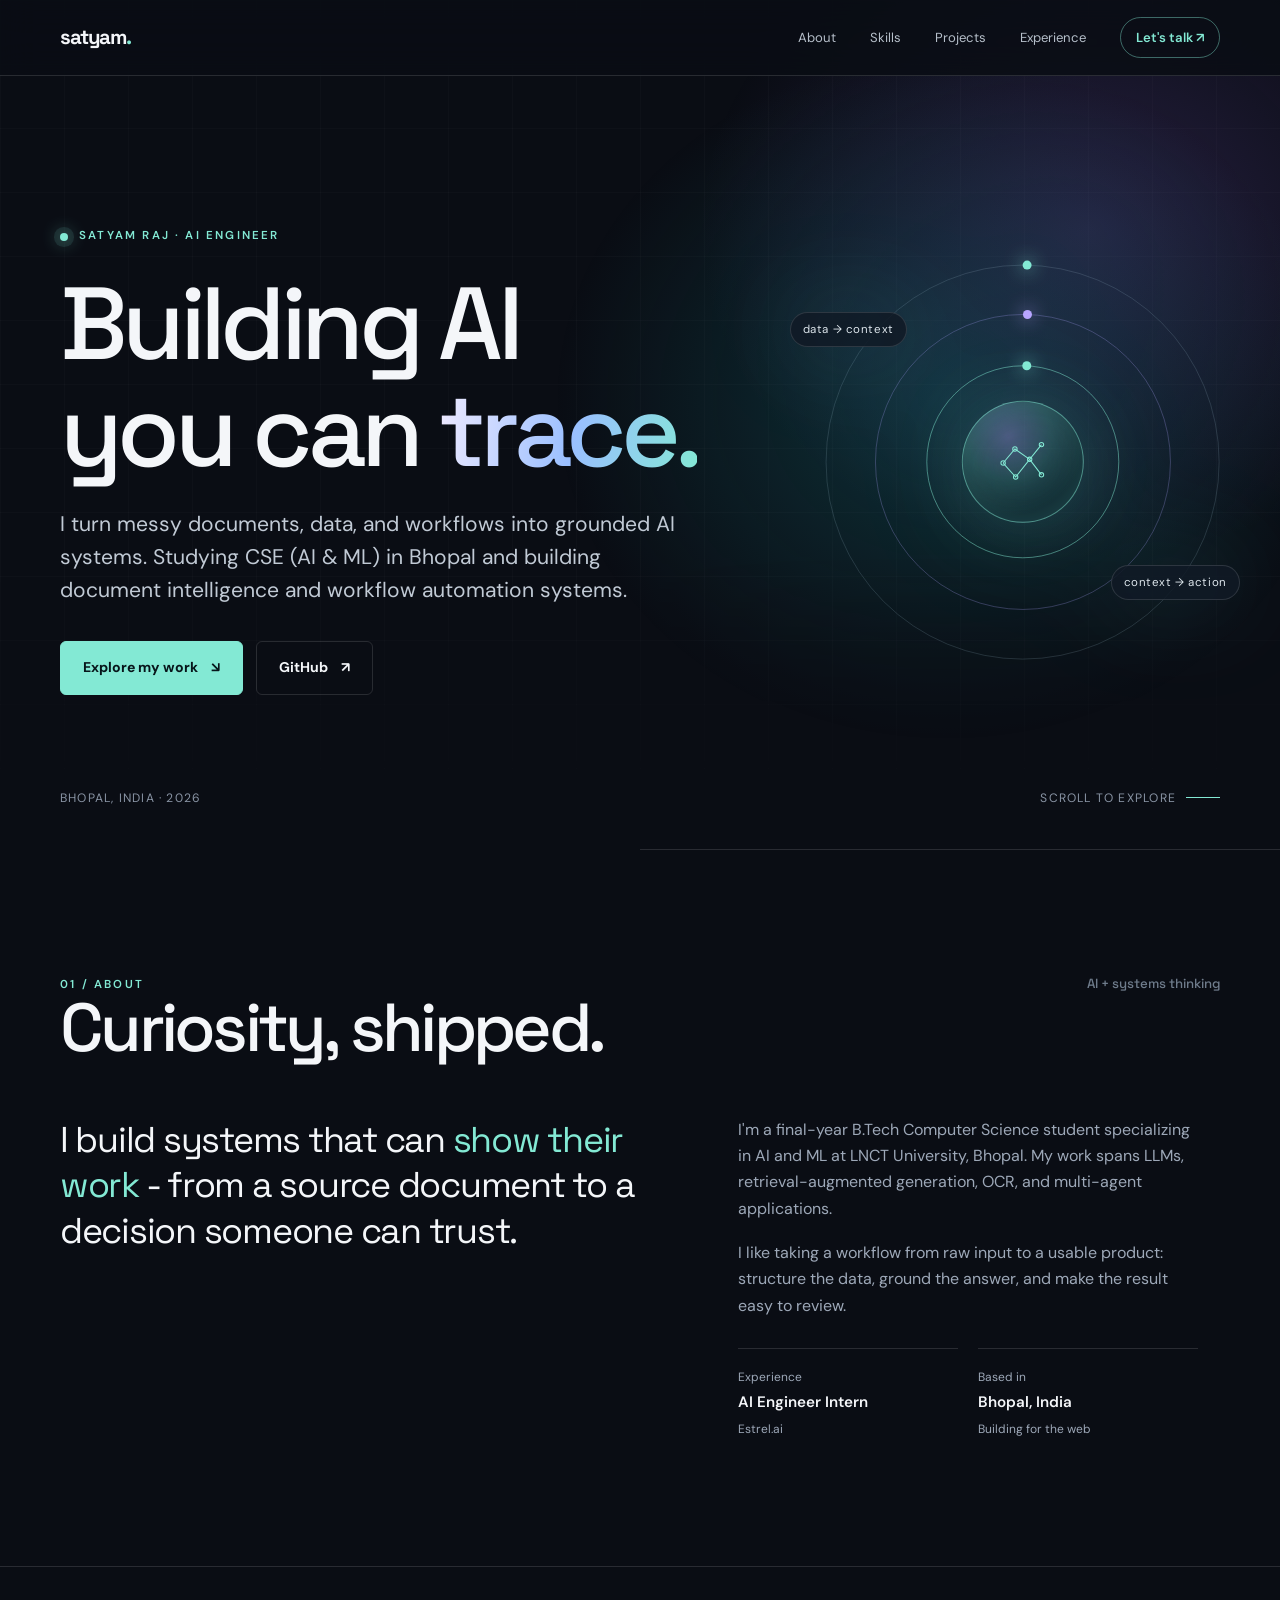
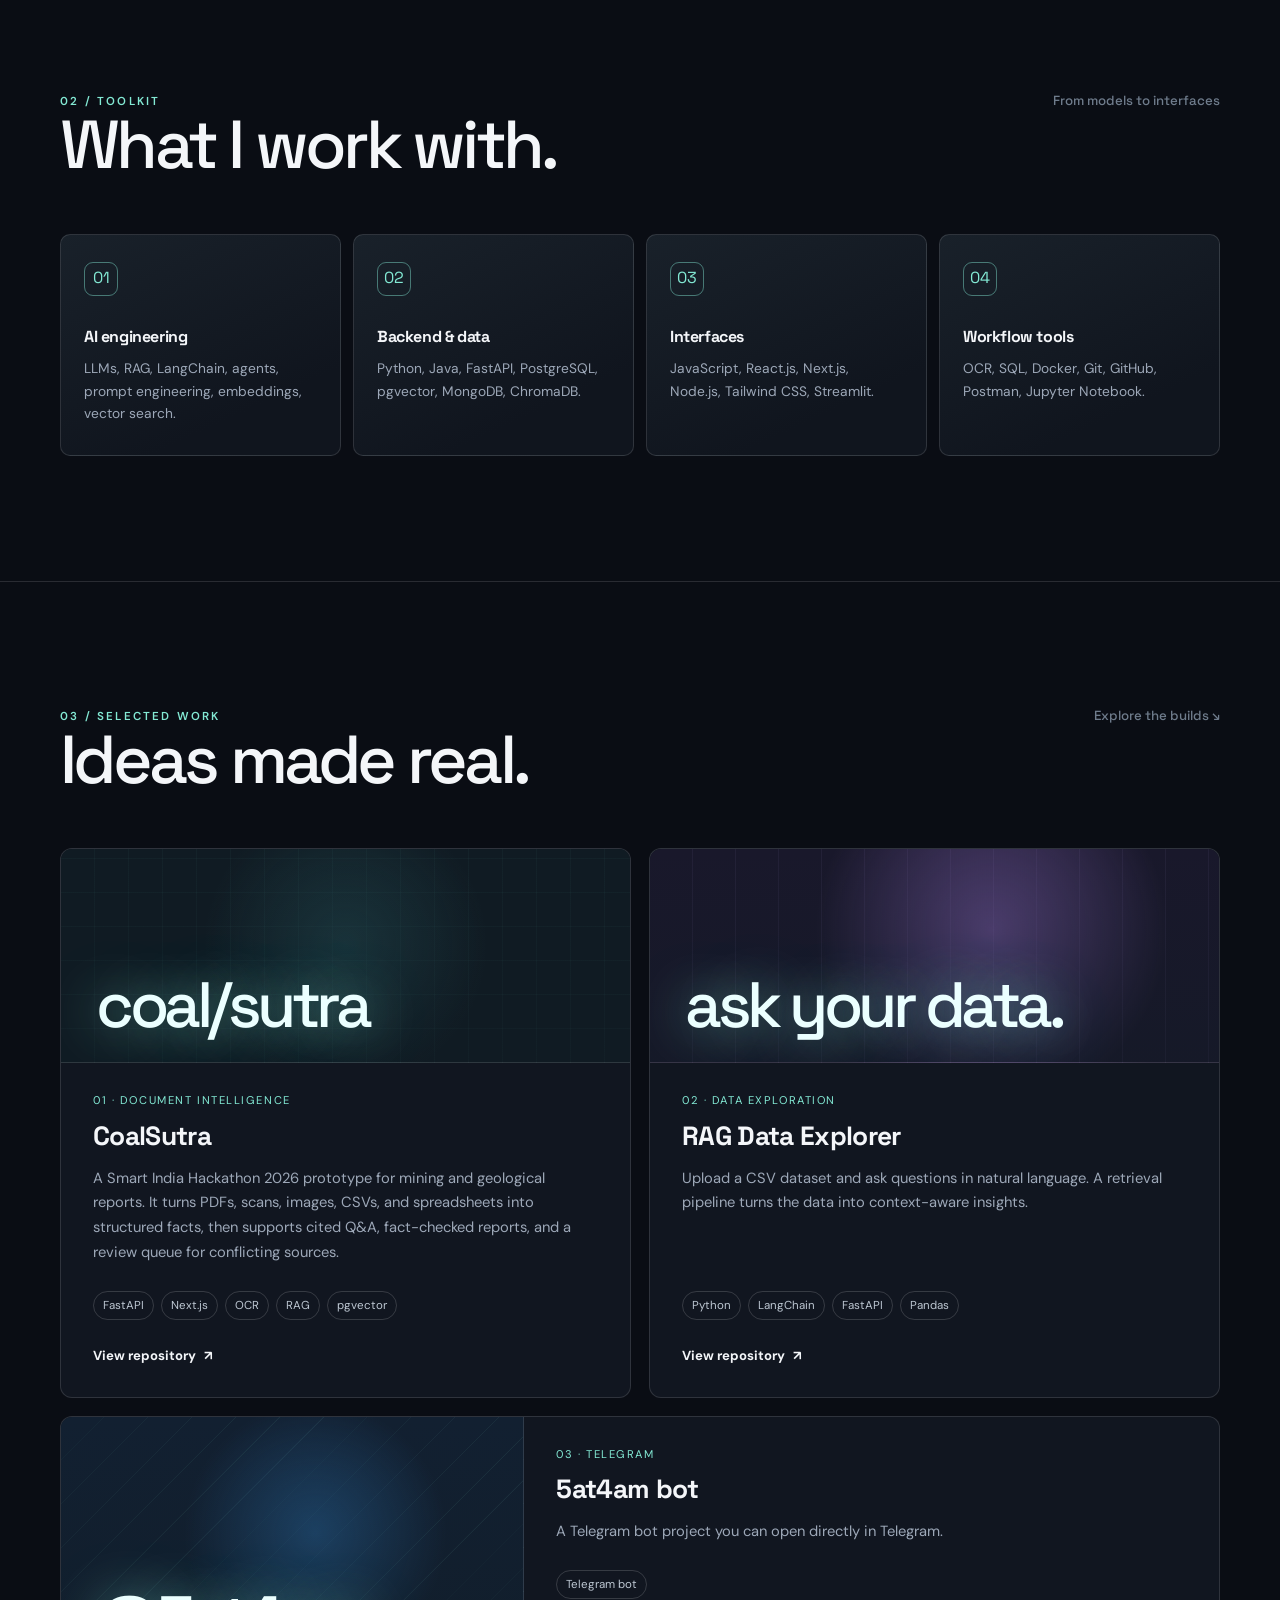
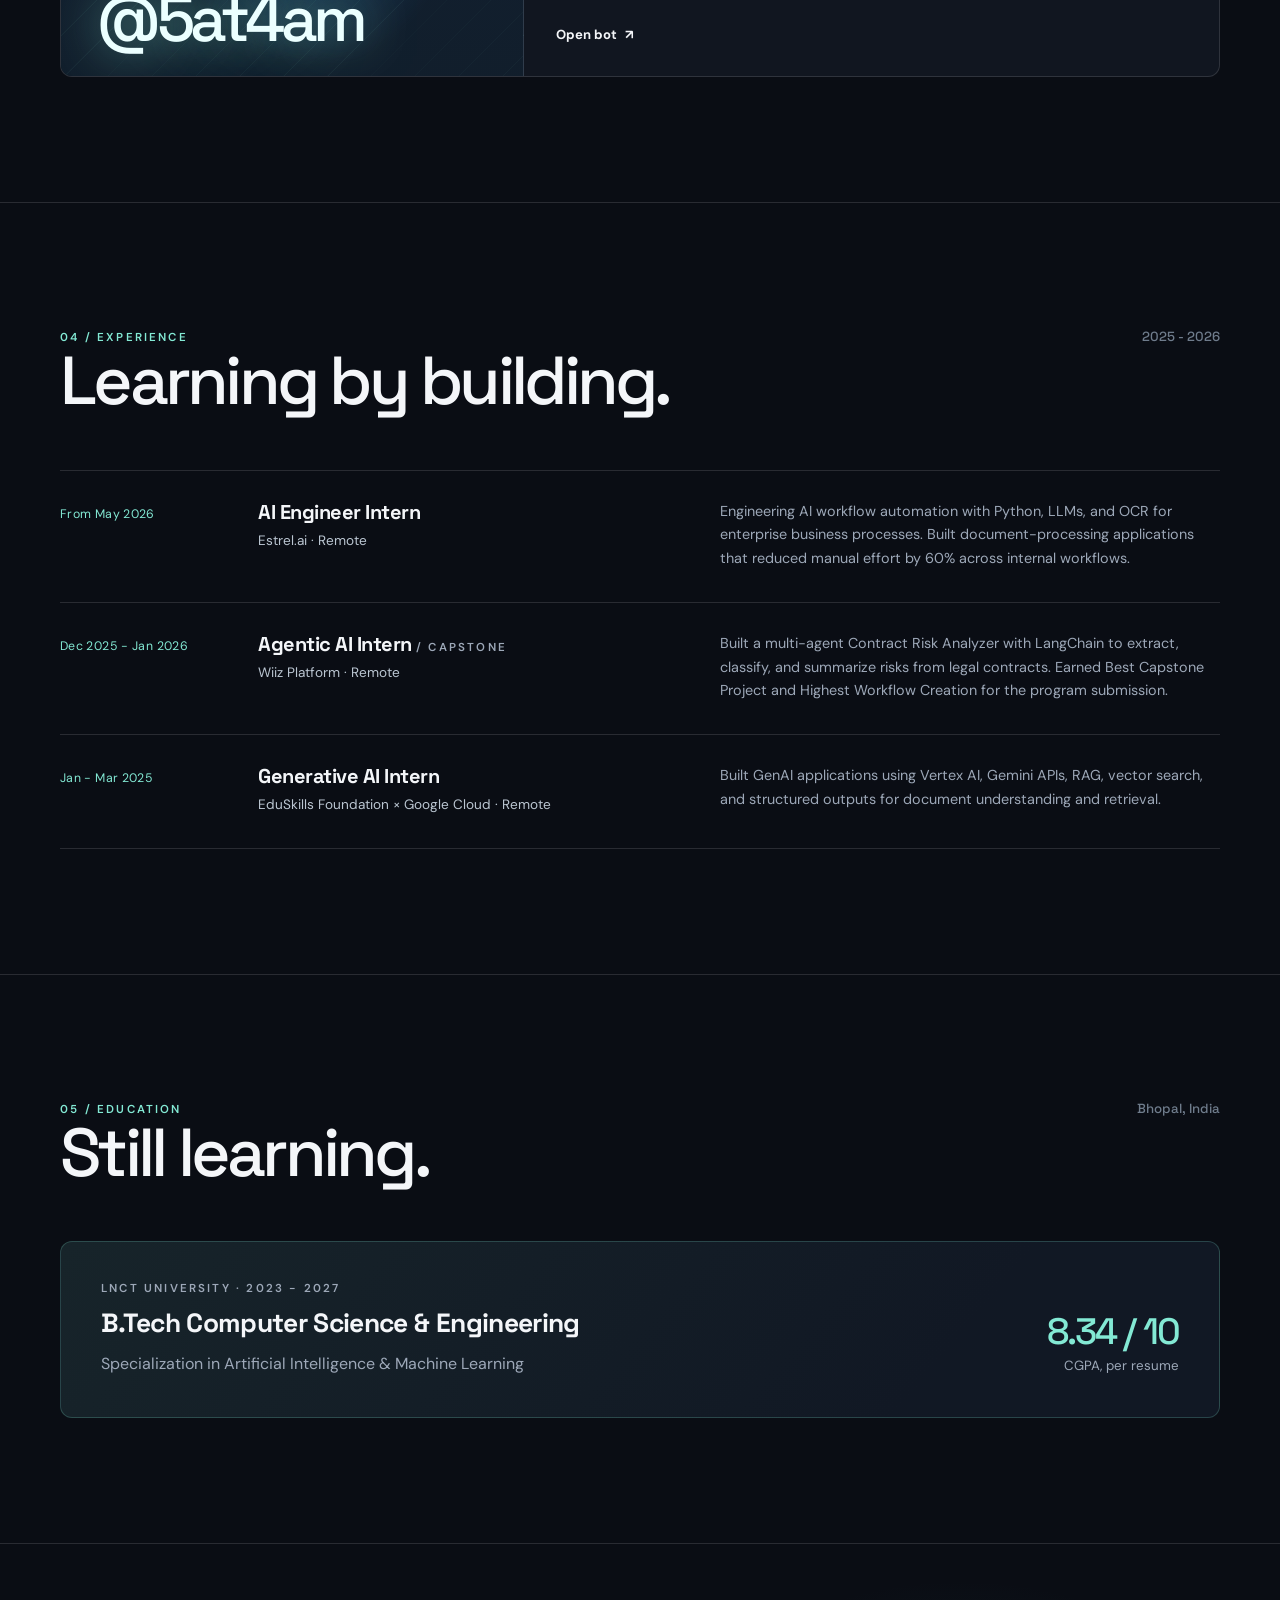
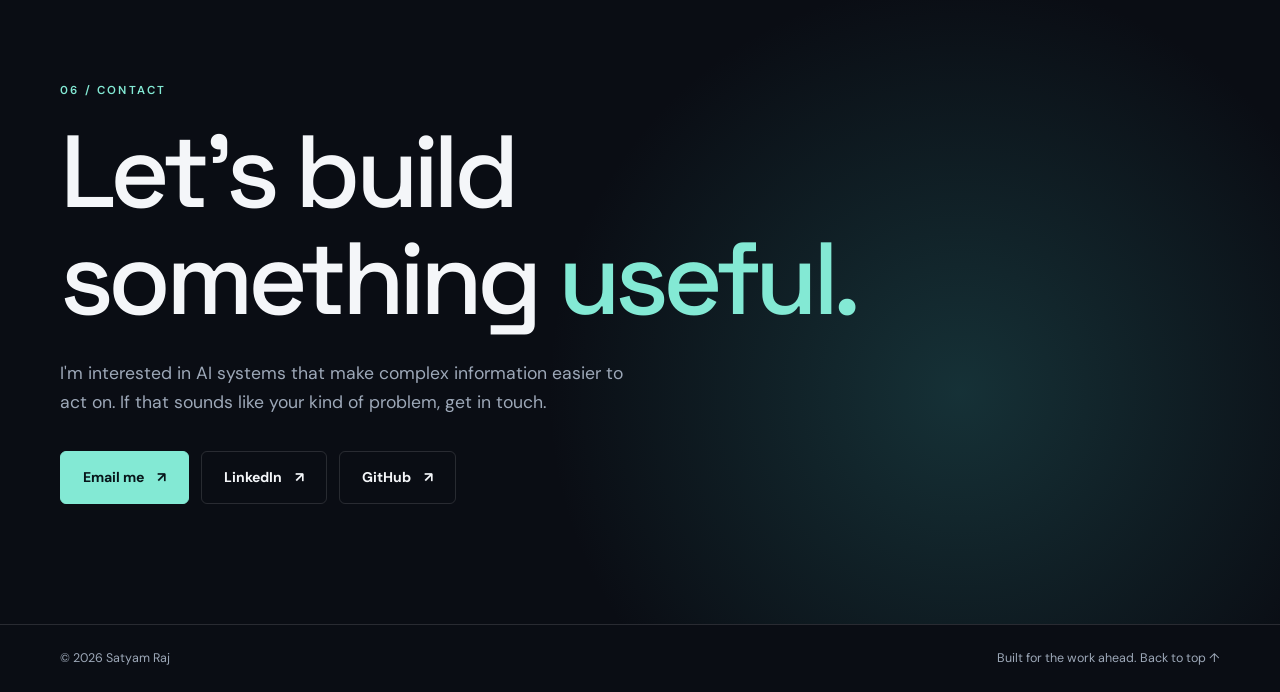
<file: Index.html>
<!doctype html>
<html lang="en">
<head>
<meta charset="utf-8">
<meta name="viewport" content="width=device-width,initial-scale=1">
<meta name="theme-color" content="#0a0d14">
<meta name="description" content="Satyam Raj is an AI engineer building grounded, traceable systems for documents, data, and workflows.">
<title>Satyam Raj | AI Engineer</title>
<link rel="preconnect" href="https://fonts.googleapis.com">
<link rel="preconnect" href="https://fonts.gstatic.com" crossorigin>
<link href="https://fonts.googleapis.com/css2?family=DM+Sans:wght@400;500;600;700&family=Space+Grotesk:wght@400;500;600;700&display=swap" rel="stylesheet">
<style>
:root{--bg:#0a0d14;--panel:#111620;--panel2:#151c27;--ink:#f4f6f9;--muted:#9da8b8;--line:#ffffff20;--cyan:#83e9d4;--lav:#b8a5ff;--orange:#ffc591;--max:1160px}
*{box-sizing:border-box}html{scroll-behavior:smooth;scroll-padding-top:88px}body{margin:0;background:var(--bg);color:var(--ink);font:400 16px/1.65 'DM Sans',Arial,sans-serif;overflow-x:hidden}::selection{background:#83e9d455}a{color:inherit;text-decoration:none}button{font:inherit}a:focus-visible,button:focus-visible{outline:2px solid var(--cyan);outline-offset:4px}h1,h2,h3,p{margin-top:0}h1,h2,h3,.brand,.mono,.project-index{font-family:'Space Grotesk',Arial,sans-serif}h1,h2{letter-spacing:-.055em;line-height:1.04}h2{font-size:clamp(2.6rem,5.3vw,5.4rem);font-weight:500;margin-bottom:24px}h3{font-size:1.38rem;line-height:1.2;letter-spacing:-.025em}p{color:var(--muted)}.container{width:min(calc(100% - 64px),var(--max));margin-inline:auto}.eyebrow,.micro{font:600 .72rem/1.3 'DM Sans',sans-serif;letter-spacing:.19em;text-transform:uppercase;color:var(--cyan)}.micro{color:var(--muted)}
.site-nav{height:76px;position:fixed;z-index:30;inset:0 0 auto;display:flex;align-items:center;border-bottom:1px solid var(--line);background:#0a0d14d9;backdrop-filter:blur(18px)}.nav-inner{display:flex;align-items:center;justify-content:space-between;gap:28px}.brand{font-weight:700;letter-spacing:-.055em;font-size:1.28rem;white-space:nowrap}.brand span{color:var(--cyan)}.nav-links{display:flex;align-items:center;gap:clamp(16px,2.7vw,34px);font-size:.82rem;color:#b6bfca}.nav-links a:hover,.text-link:hover{color:var(--cyan)}.nav-cta{white-space:nowrap;border:1px solid #83e9d46b;padding:9px 15px;border-radius:99px;color:var(--cyan)!important;font-weight:600}.nav-cta:hover{background:#83e9d41a}.nav-toggle{display:none;background:none;border:0;color:var(--ink);font-size:1.4rem;cursor:pointer}
.hero{min-height:min(850px,100svh);padding:190px 0 116px;display:flex;align-items:center;position:relative;isolation:isolate;overflow:hidden}.hero:before{content:'';position:absolute;inset:0;z-index:-2;background:radial-gradient(ellipse 34% 45% at 74% 47%,#156c7460,transparent 90%),radial-gradient(ellipse 33% 42% at 85% 27%,#7450ba42,transparent 92%),linear-gradient(#ffffff05 1px,transparent 1px),linear-gradient(90deg,#ffffff05 1px,transparent 1px);background-size:auto,auto,64px 64px,64px 64px;mask-image:linear-gradient(#000 65%,transparent)}.hero:after{content:'';position:absolute;left:50%;right:0;bottom:0;border-bottom:1px solid var(--line)}.hero-grid{display:grid;grid-template-columns:1.3fr .7fr;align-items:center;gap:32px}.hero-copy{position:relative;z-index:2}.hero-kicker{display:flex;align-items:center;gap:11px;margin-bottom:27px}.status-dot{height:8px;width:8px;border-radius:50%;background:var(--cyan);box-shadow:0 0 0 6px #83e9d41a,0 0 18px #83e9d4}.hero h1{font-size:clamp(4.3rem,8vw,9.2rem);font-weight:500;max-width:900px;margin:0 0 24px}.hero h1 em{font-style:normal;background:linear-gradient(100deg,#e9e7ff 5%,#9abfff 52%,#83e9d4);color:transparent;background-clip:text}.hero-desc{max-width:620px;font-size:clamp(1.05rem,1.65vw,1.34rem);line-height:1.55;color:#c1cad5}.hero-actions{display:flex;gap:13px;flex-wrap:wrap;margin-top:35px}.btn{display:inline-flex;align-items:center;justify-content:center;gap:13px;padding:14px 22px;border-radius:6px;border:1px solid var(--line);font-size:.88rem;font-weight:700;transition:transform .24s,background .24s,border-color .24s}.btn:hover{transform:translateY(-3px)}.btn-primary{background:var(--cyan);color:#07151a;border-color:var(--cyan)}.btn-primary:hover{background:#b7ffed}.btn-secondary:hover{border-color:var(--cyan);background:#83e9d40e}.hero-orbit{aspect-ratio:1;position:relative;max-width:420px;width:100%;margin-left:auto;filter:drop-shadow(0 0 50px #6ce2e830)}.orbit,.core,.orbit-dot{position:absolute;inset:50%;transform:translate(-50%,-50%);border-radius:50%}.orbit{width:100%;height:100%;border:1px solid #a5c7d72d;animation:spin 30s linear infinite}.orbit:nth-child(2){width:75%;height:75%;border-color:#aea5ff44;animation-duration:22s;animation-direction:reverse}.orbit:nth-child(3){width:49%;height:49%;border-color:#83e9d47a;animation-duration:16s}.orbit:after{content:'';position:absolute;left:50%;top:-5px;height:9px;width:9px;background:var(--cyan);border-radius:50%;box-shadow:0 0 18px var(--cyan)}.orbit:nth-child(2):after{background:var(--lav);box-shadow:0 0 18px var(--lav)}.core{width:31%;height:31%;display:grid;place-items:center;background:radial-gradient(circle at 38% 29%,#b8a5ff55,#83e9d425 38%,#0e2830 70%);border:1px solid #83e9d488;box-shadow:0 0 80px #83e9d423,inset 0 0 38px #83e9d42a}.core svg{width:49%;fill:none;stroke:var(--cyan);stroke-width:1.4}.orbit-label{position:absolute;background:#111b26d9;border:1px solid var(--line);padding:7px 12px;border-radius:40px;color:#dce5eb;font-size:.72rem;letter-spacing:.05em}.orbit-label.one{top:12%;left:-9%}.orbit-label.two{bottom:15%;right:-5%}.hero-footer{position:absolute;bottom:42px;left:0;right:0}.hero-footer .container{display:flex;align-items:center;justify-content:space-between;color:#8994a4;font-size:.76rem;letter-spacing:.1em;text-transform:uppercase}.scroll-cue{display:flex;gap:10px;align-items:center}.scroll-cue span{display:block;width:34px;height:1px;background:var(--cyan)}
section.content{padding:125px 0;border-bottom:1px solid var(--line)}.section-head{display:flex;justify-content:space-between;align-items:baseline;gap:24px;margin-bottom:53px}.section-head h2{margin:0}.section-number{color:#6f7c8c;font:500 .83rem 'Space Grotesk',sans-serif}.about-grid{display:grid;grid-template-columns:1.1fr .9fr;gap:clamp(38px,7vw,120px)}.about-lead{font:400 clamp(1.55rem,2.8vw,2.65rem)/1.28 'Space Grotesk',sans-serif;letter-spacing:-.035em;color:var(--ink);max-width:740px}.about-lead span{color:var(--cyan)}.about-copy{max-width:460px}.about-copy p{margin-bottom:18px}.facts{margin-top:29px;display:grid;grid-template-columns:1fr 1fr;gap:20px}.fact{border-top:1px solid var(--line);padding-top:14px}.fact strong{display:block;font-size:.95rem;font-weight:600;color:var(--ink)}.fact small{color:var(--muted);font-size:.75rem}
.skill-grid{display:grid;grid-template-columns:repeat(4,1fr);gap:12px}.skill-card{padding:27px 23px 30px;border:1px solid var(--line);border-radius:10px;background:linear-gradient(155deg,#19212a,#10151e 75%);min-height:210px;transition:transform .3s,border-color .3s}.skill-card:hover{transform:translateY(-5px);border-color:#83e9d480}.skill-icon{width:34px;height:34px;display:grid;place-items:center;border:1px solid #83e9d473;border-radius:9px;color:var(--cyan);font-family:'Space Grotesk';margin-bottom:31px}.skill-card h3{font-size:1rem;margin-bottom:11px}.skill-card p{margin:0;font-size:.86rem;line-height:1.65}
.project-grid{display:grid;grid-template-columns:repeat(2,1fr);gap:18px}.project{border:1px solid var(--line);border-radius:12px;background:var(--panel);overflow:hidden;display:flex;flex-direction:column;min-height:480px;transition:transform .35s,border-color .35s}.project:hover{transform:translateY(-5px);border-color:#83e9d480}.project-art{height:214px;position:relative;overflow:hidden;border-bottom:1px solid var(--line);background:radial-gradient(circle at 50% 45%,#2c656b60,transparent 46%),repeating-linear-gradient(0deg,transparent 0 33px,#83e9d411 34px),repeating-linear-gradient(90deg,transparent 0 33px,#83e9d411 34px),#101b23}.project-art:after{content:'';position:absolute;inset:0;background:linear-gradient(transparent,#101b2360)}.project-art .art-word{font:500 clamp(2.5rem,5vw,5.1rem)/1 'Space Grotesk';letter-spacing:-.07em;position:absolute;z-index:1;left:35px;bottom:25px;color:#ebffff;text-shadow:0 0 50px #83e9d4a3}.project-art.rag{background:radial-gradient(circle at 60% 38%,#8c6ac080,transparent 48%),repeating-linear-gradient(90deg,transparent 0 42px,#b8a5ff1e 43px),#19182b}.project-art.bot{background:radial-gradient(circle at 55% 45%,#296ba585,transparent 45%),repeating-linear-gradient(135deg,transparent 0 30px,#83e9d416 31px),#122031}.project-body{padding:28px 32px 30px;display:flex;flex-direction:column;flex:1}.project-meta{font-size:.7rem;text-transform:uppercase;color:var(--cyan);letter-spacing:.14em}.project h3{font-size:1.65rem;margin:11px 0 13px}.project p{font-size:.92rem;line-height:1.68}.tag-row{display:flex;flex-wrap:wrap;gap:7px;margin:auto 0 25px;padding-top:12px}.tag{border:1px solid #ffffff28;color:#bdc7d2;font-size:.72rem;border-radius:99px;padding:4px 9px}.text-link{display:inline-flex;align-items:center;gap:8px;font-size:.82rem;font-weight:700;align-self:start;color:var(--ink)}.text-link span{transition:transform .2s}.text-link:hover span{transform:translate(3px,-3px)}.project.span2{grid-column:1/-1;min-height:0;display:grid;grid-template-columns:.8fr 1.2fr}.project.span2 .project-art{height:100%;min-height:250px;border-right:1px solid var(--line);border-bottom:none}.project.span2 .project-art .art-word{font-size:clamp(2.5rem,5vw,5rem)}
.timeline{border-top:1px solid var(--line)}.timeline-item{display:grid;grid-template-columns:170px 1fr 1.15fr;gap:28px;border-bottom:1px solid var(--line);padding:29px 0 31px}.timeline-date{color:var(--cyan);font-size:.77rem;letter-spacing:.03em;padding-top:4px}.timeline-item h3{margin:0 0 6px;font-size:1.25rem}.timeline-item .place{font-size:.85rem;color:#bbc6d2}.timeline-item p{margin:0;font-size:.9rem}.education-card{display:grid;grid-template-columns:1.2fr .8fr;gap:24px;align-items:end;background:linear-gradient(130deg,#17242a,#111824 75%);border:1px solid #83e9d435;border-radius:12px;padding:40px}.education-card h3{font-size:1.65rem;margin:11px 0}.education-card p{margin:0}.education-detail{text-align:right}.education-detail strong{font:500 2.3rem 'Space Grotesk';letter-spacing:-.05em;color:var(--cyan)}.education-detail small{display:block;color:var(--muted)}
.contact{padding:140px 0 120px;position:relative;overflow:hidden}.contact:after{content:'';position:absolute;z-index:-1;right:-10%;top:0;width:70%;aspect-ratio:1;background:radial-gradient(circle,#296d7060,transparent 65%);pointer-events:none}.contact h2{max-width:900px;font-size:clamp(3.4rem,8vw,8.5rem);margin:20px 0 27px}.contact h2 span{color:var(--cyan)}.contact p{max-width:570px;font-size:1.1rem}.contact-actions{display:flex;flex-wrap:wrap;gap:12px;margin-top:34px}.site-footer{padding:23px 0;border-top:1px solid var(--line);font-size:.78rem;color:var(--muted)}.footer-inner{display:flex;justify-content:space-between;gap:20px;flex-wrap:wrap}.footer-inner a:hover{color:var(--cyan)}.reveal{opacity:1;transform:none}.reveal.in{opacity:1;transform:none}
@keyframes spin{to{transform:translate(-50%,-50%) rotate(360deg)}}
@media(max-width:900px){.hero{min-height:720px}.hero-grid{grid-template-columns:1fr .45fr}.hero-orbit{opacity:.7}.skill-grid{grid-template-columns:repeat(2,1fr)}.timeline-item{grid-template-columns:120px 1fr;gap:14px}.timeline-item p{grid-column:2}.project.span2{grid-template-columns:1fr 1fr}}
@media(max-width:680px){.container{width:min(calc(100% - 36px),var(--max))}.site-nav{height:66px}.nav-toggle{display:block}.nav-links{display:none;position:absolute;left:0;right:0;top:65px;flex-direction:column;align-items:stretch;gap:0;padding:14px 18px 20px;background:#111620;border-bottom:1px solid var(--line);box-shadow:0 20px 35px #0008}.nav-links.open{display:flex}.nav-links a{padding:12px 9px}.nav-cta{margin-top:7px;text-align:center}.hero{min-height:740px;padding:145px 0 95px;align-items:flex-start}.hero-grid{display:block}.hero h1{font-size:clamp(3.95rem,17vw,6rem)}.hero-desc{font-size:1.06rem}.hero-orbit{display:none}.hero-footer{bottom:27px}.hero-footer .container{font-size:.66rem}.hero-footer .container>span{display:none}section.content{padding:88px 0}.section-head{margin-bottom:34px}.section-head h2{font-size:clamp(2.75rem,11vw,4rem)}.about-grid{display:block}.about-lead{margin-bottom:25px}.facts{margin-top:26px}.skill-grid{grid-template-columns:repeat(2,1fr)}.skill-card{padding:20px 17px;min-height:205px}.skill-card p{font-size:.8rem}.project-grid{display:block}.project{margin-bottom:15px;min-height:0}.project-art{height:170px}.project-body{padding:24px}.project.span2{display:flex}.project.span2 .project-art{height:170px;min-height:0;border-right:none;border-bottom:1px solid var(--line)}.timeline-item{grid-template-columns:1fr;gap:6px}.timeline-item p{grid-column:1}.timeline-date{margin-bottom:4px}.education-card{display:block;padding:28px}.education-detail{text-align:left;margin-top:26px}.contact{padding:105px 0 95px}.contact h2{font-size:clamp(3.5rem,14vw,5rem)}}
@media(max-width:370px){.hero h1{font-size:3.5rem}.skill-grid{grid-template-columns:1fr}.skill-card{min-height:0}.hero-actions .btn{width:100%}}
@media(prefers-reduced-motion:reduce){html{scroll-behavior:auto}.orbit{animation:none}.reveal{opacity:1;transform:none;transition:none}.btn,.project,.skill-card{transition:none}}
</style>
</head>
<body>
<header class="site-nav"><div class="container nav-inner"><a class="brand" href="#top" aria-label="Satyam Raj home">satyam<span>.</span></a><button class="nav-toggle" aria-label="Open menu" aria-expanded="false" aria-controls="navigation">☰</button><nav class="nav-links" id="navigation" aria-label="Main navigation"><a href="#about">About</a><a href="#skills">Skills</a><a href="#projects">Projects</a><a href="#experience">Experience</a><a class="nav-cta" href="mailto:satraj6465@gmail.com">Let's talk ↗</a></nav></div></header>
<main id="top">
<section class="hero"><div class="container hero-grid"><div class="hero-copy"><div class="hero-kicker eyebrow"><span class="status-dot" aria-hidden="true"></span> Satyam Raj · AI engineer</div><h1>Building AI<br>you can <em>trace.</em></h1><p class="hero-desc">I turn messy documents, data, and workflows into grounded AI systems. Studying CSE (AI &amp; ML) in Bhopal and building document intelligence and workflow automation systems.</p><div class="hero-actions"><a class="btn btn-primary" href="#projects">Explore my work <span aria-hidden="true">↘</span></a><a class="btn btn-secondary" href="https://github.com/5at4am" target="_blank" rel="noopener noreferrer">GitHub <span aria-hidden="true">↗</span></a></div></div><div class="hero-orbit" aria-hidden="true"><div class="orbit"></div><div class="orbit"></div><div class="orbit"></div><div class="core"><svg viewBox="0 0 80 80"><path d="M14 41 30 22l20 14 16-20M14 41l17 19 19-24 16 21"/><circle cx="14" cy="41" r="3"/><circle cx="30" cy="22" r="3"/><circle cx="50" cy="36" r="3"/><circle cx="66" cy="16" r="3"/><circle cx="31" cy="60" r="3"/><circle cx="66" cy="57" r="3"/></svg></div><span class="orbit-label one">data → context</span><span class="orbit-label two">context → action</span></div></div><div class="hero-footer"><div class="container"><span>Bhopal, India · 2026</span><a class="scroll-cue" href="#about">Scroll to explore <span aria-hidden="true"></span></a></div></div></section>
<section class="content" id="about"><div class="container"><div class="section-head reveal"><div><div class="eyebrow">01 / About</div><h2>Curiosity, shipped.</h2></div><span class="section-number">AI + systems thinking</span></div><div class="about-grid"><div class="about-lead reveal">I build systems that can <span>show their work</span> - from a source document to a decision someone can trust.</div><div class="about-copy reveal"><p>I'm a final-year B.Tech Computer Science student specializing in AI and ML at LNCT University, Bhopal. My work spans LLMs, retrieval-augmented generation, OCR, and multi-agent applications.</p><p>I like taking a workflow from raw input to a usable product: structure the data, ground the answer, and make the result easy to review.</p><div class="facts"><div class="fact"><small>Experience</small><strong>AI Engineer Intern</strong><small>Estrel.ai</small></div><div class="fact"><small>Based in</small><strong>Bhopal, India</strong><small>Building for the web</small></div></div></div></div></div></section>
<section class="content" id="skills"><div class="container"><div class="section-head reveal"><div><div class="eyebrow">02 / Toolkit</div><h2>What I work with.</h2></div><span class="section-number">From models to interfaces</span></div><div class="skill-grid"><article class="skill-card reveal"><div class="skill-icon">01</div><h3>AI engineering</h3><p>LLMs, RAG, LangChain, agents, prompt engineering, embeddings, vector search.</p></article><article class="skill-card reveal"><div class="skill-icon">02</div><h3>Backend &amp; data</h3><p>Python, Java, FastAPI, PostgreSQL, pgvector, MongoDB, ChromaDB.</p></article><article class="skill-card reveal"><div class="skill-icon">03</div><h3>Interfaces</h3><p>JavaScript, React.js, Next.js, Node.js, Tailwind CSS, Streamlit.</p></article><article class="skill-card reveal"><div class="skill-icon">04</div><h3>Workflow tools</h3><p>OCR, SQL, Docker, Git, GitHub, Postman, Jupyter Notebook.</p></article></div></div></section>
<section class="content" id="projects"><div class="container"><div class="section-head reveal"><div><div class="eyebrow">03 / Selected work</div><h2>Ideas made real.</h2></div><span class="section-number">Explore the builds ↘</span></div><div class="project-grid"><article class="project reveal"><div class="project-art"><span class="art-word">coal/sutra</span></div><div class="project-body"><div class="project-meta">01 · Document intelligence</div><h3>CoalSutra</h3><p>A Smart India Hackathon 2026 prototype for mining and geological reports. It turns PDFs, scans, images, CSVs, and spreadsheets into structured facts, then supports cited Q&amp;A, fact-checked reports, and a review queue for conflicting sources.</p><div class="tag-row"><span class="tag">FastAPI</span><span class="tag">Next.js</span><span class="tag">OCR</span><span class="tag">RAG</span><span class="tag">pgvector</span></div><a class="text-link" href="https://github.com/5at4am/CoalSutra" target="_blank" rel="noopener noreferrer">View repository <span>↗</span></a></div></article><article class="project reveal"><div class="project-art rag"><span class="art-word">ask your data.</span></div><div class="project-body"><div class="project-meta">02 · Data exploration</div><h3>RAG Data Explorer</h3><p>Upload a CSV dataset and ask questions in natural language. A retrieval pipeline turns the data into context-aware insights.</p><div class="tag-row"><span class="tag">Python</span><span class="tag">LangChain</span><span class="tag">FastAPI</span><span class="tag">Pandas</span></div><a class="text-link" href="https://github.com/5at4am/rag_data_explorer" target="_blank" rel="noopener noreferrer">View repository <span>↗</span></a></div></article><article class="project span2 reveal"><div class="project-art bot"><span class="art-word">@5at4am</span></div><div class="project-body"><div class="project-meta">03 · Telegram</div><h3>5at4am bot</h3><p>A Telegram bot project you can open directly in Telegram.</p><div class="tag-row"><span class="tag">Telegram bot</span></div><a class="text-link" href="https://t.me/My_5at4ambot" target="_blank" rel="noopener noreferrer">Open bot <span>↗</span></a></div></article></div></div></section>
<section class="content" id="experience"><div class="container"><div class="section-head reveal"><div><div class="eyebrow">04 / Experience</div><h2>Learning by building.</h2></div><span class="section-number">2025 - 2026</span></div><div class="timeline"><article class="timeline-item reveal"><div class="timeline-date">From May 2026</div><div><h3>AI Engineer Intern</h3><div class="place">Estrel.ai · Remote</div></div><p>Engineering AI workflow automation with Python, LLMs, and OCR for enterprise business processes. Built document-processing applications that reduced manual effort by 60% across internal workflows.</p></article><article class="timeline-item reveal"><div class="timeline-date">Dec 2025 - Jan 2026</div><div><h3>Agentic AI Intern <span class="micro">/ Capstone</span></h3><div class="place">Wiiz Platform · Remote</div></div><p>Built a multi-agent Contract Risk Analyzer with LangChain to extract, classify, and summarize risks from legal contracts. Earned Best Capstone Project and Highest Workflow Creation for the program submission.</p></article><article class="timeline-item reveal"><div class="timeline-date">Jan - Mar 2025</div><div><h3>Generative AI Intern</h3><div class="place">EduSkills Foundation × Google Cloud · Remote</div></div><p>Built GenAI applications using Vertex AI, Gemini APIs, RAG, vector search, and structured outputs for document understanding and retrieval.</p></article></div></div></section>
<section class="content" id="education"><div class="container"><div class="section-head reveal"><div><div class="eyebrow">05 / Education</div><h2>Still learning.</h2></div><span class="section-number">Bhopal, India</span></div><div class="education-card reveal"><div><div class="micro">LNCT University · 2023 - 2027</div><h3>B.Tech Computer Science &amp; Engineering</h3><p>Specialization in Artificial Intelligence &amp; Machine Learning</p></div><div class="education-detail"><strong>8.34 / 10</strong><small>CGPA, per resume</small></div></div></div></section>
<section class="contact" id="contact"><div class="container reveal"><div class="eyebrow">06 / Contact</div><h2>Let's build something <span>useful.</span></h2><p>I'm interested in AI systems that make complex information easier to act on. If that sounds like your kind of problem, get in touch.</p><div class="contact-actions"><a class="btn btn-primary" href="mailto:satraj6465@gmail.com">Email me <span aria-hidden="true">↗</span></a><a class="btn btn-secondary" href="https://www.linkedin.com/in/satyamraj001" target="_blank" rel="noopener noreferrer">LinkedIn <span aria-hidden="true">↗</span></a><a class="btn btn-secondary" href="https://github.com/5at4am" target="_blank" rel="noopener noreferrer">GitHub <span aria-hidden="true">↗</span></a></div></div></section>
</main>
<footer class="site-footer"><div class="container footer-inner"><span>© <span id="year">2026</span> Satyam Raj</span><span>Built for the work ahead. <a href="#top">Back to top ↑</a></span></div></footer>
<script>
const toggle=document.querySelector('.nav-toggle');const nav=document.querySelector('.nav-links');toggle.addEventListener('click',()=>{const open=nav.classList.toggle('open');toggle.setAttribute('aria-expanded',String(open));toggle.setAttribute('aria-label',open?'Close menu':'Open menu');toggle.textContent=open?'×':'☰'});nav.querySelectorAll('a').forEach(a=>a.addEventListener('click',()=>{nav.classList.remove('open');toggle.setAttribute('aria-expanded','false');toggle.setAttribute('aria-label','Open menu');toggle.textContent='☰'}));const io=new IntersectionObserver(entries=>entries.forEach(e=>{if(e.isIntersecting){e.target.classList.add('in');io.unobserve(e.target)}}),{threshold:.07});document.querySelectorAll('.reveal').forEach(el=>io.observe(el));document.getElementById('year').textContent=String(new Date().getFullYear());
</script>
</body>
</html>
</file>
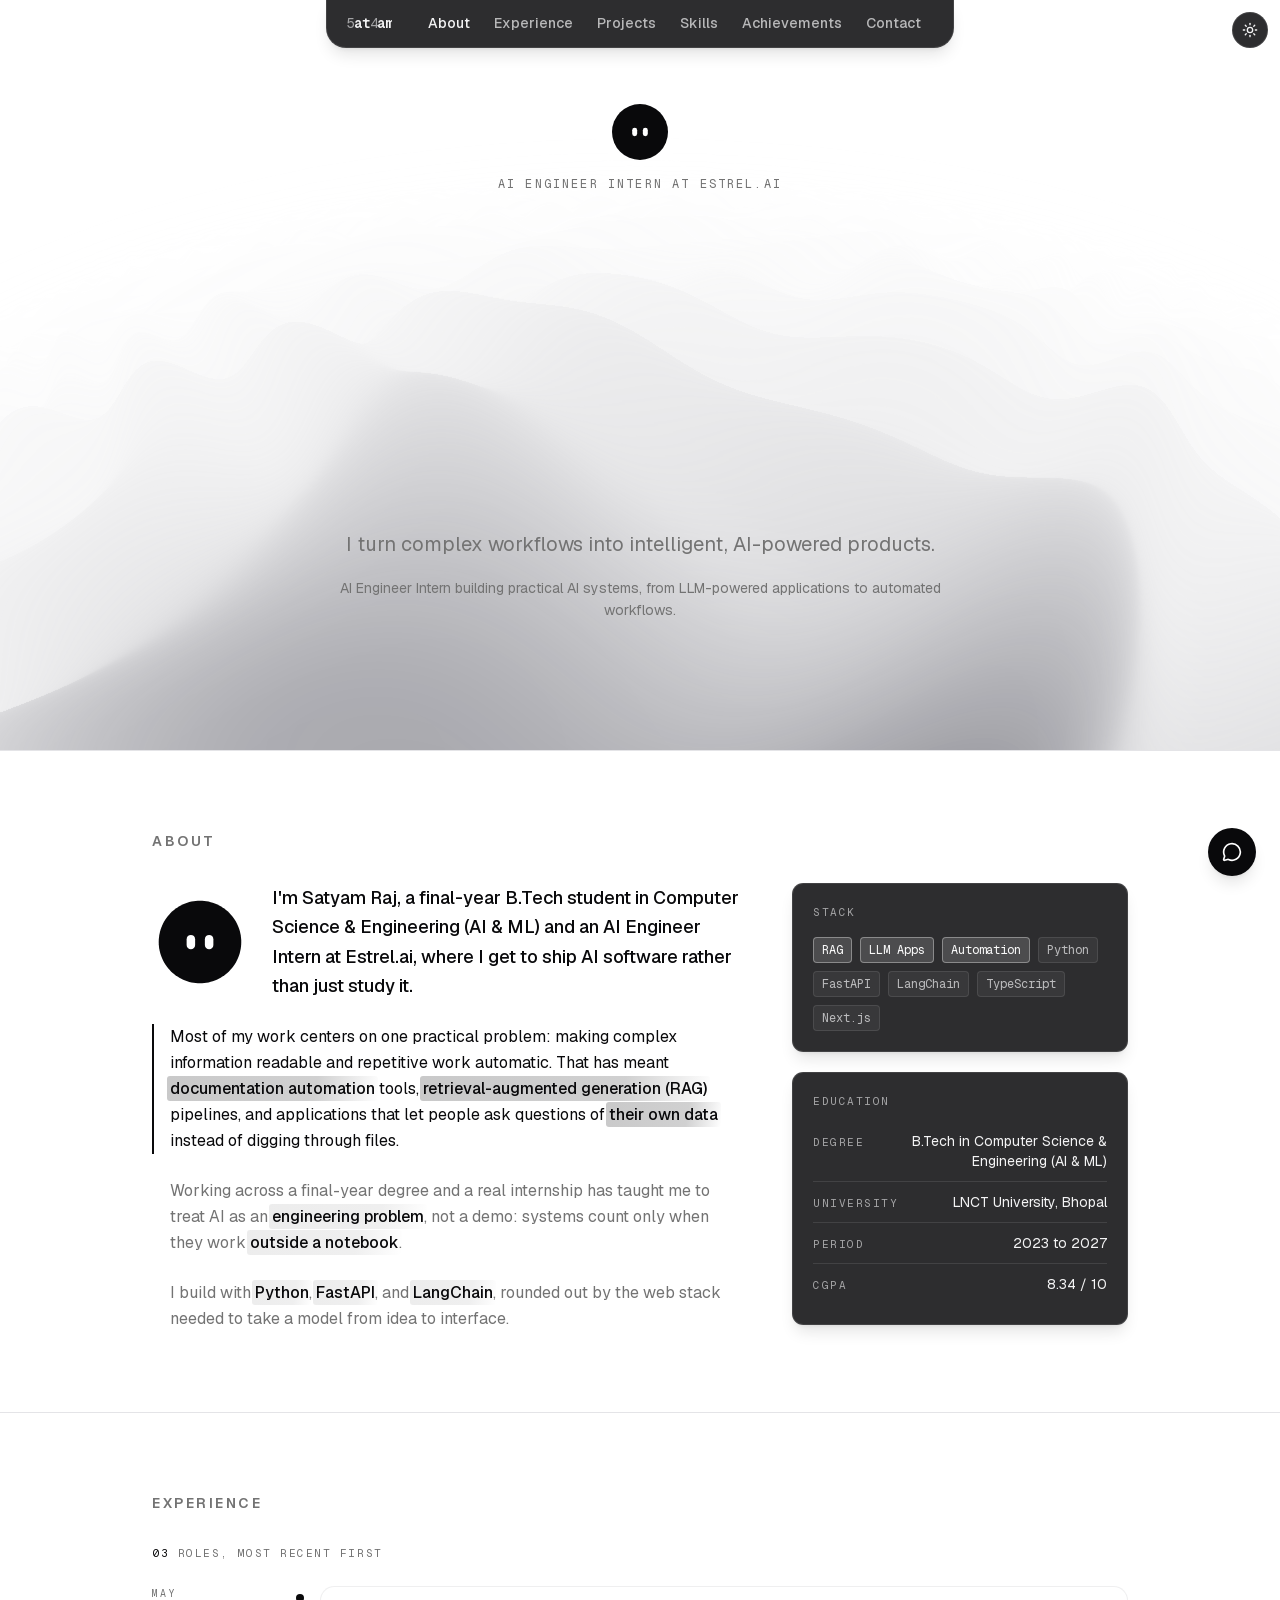
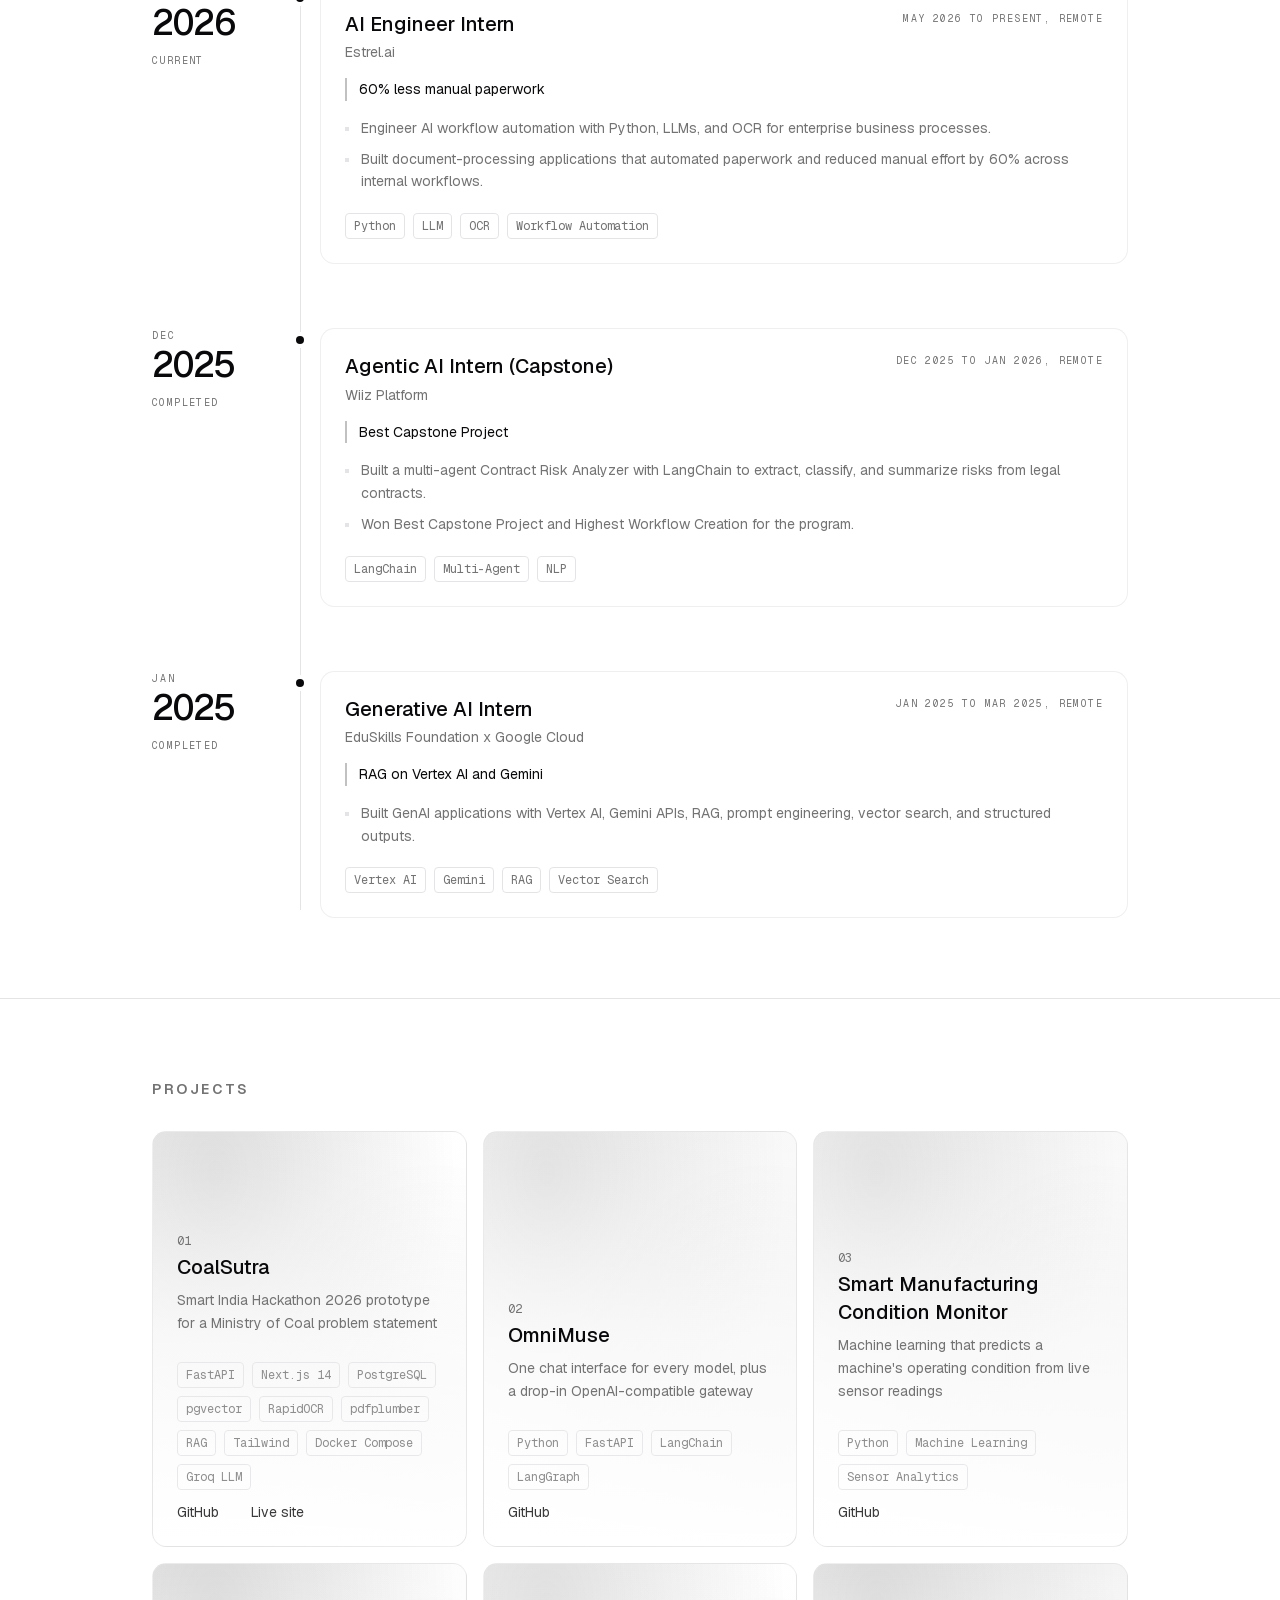
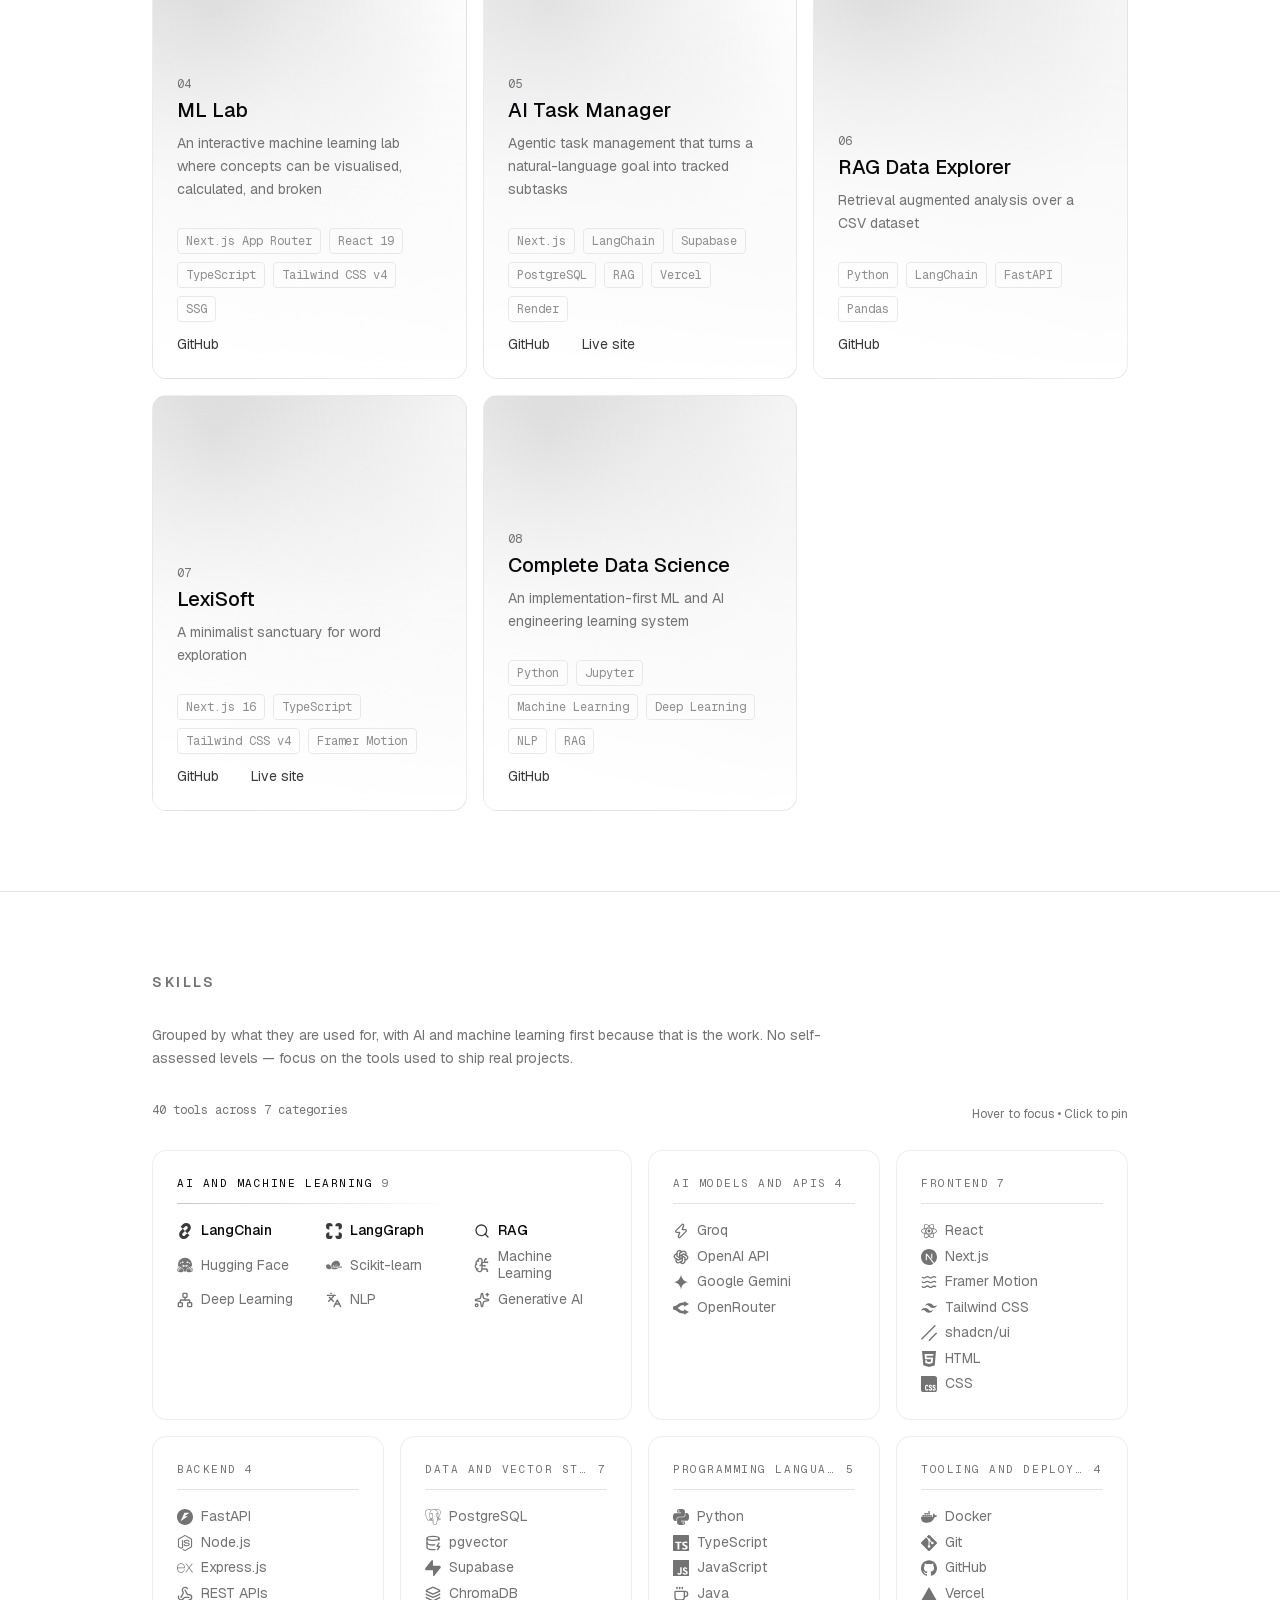
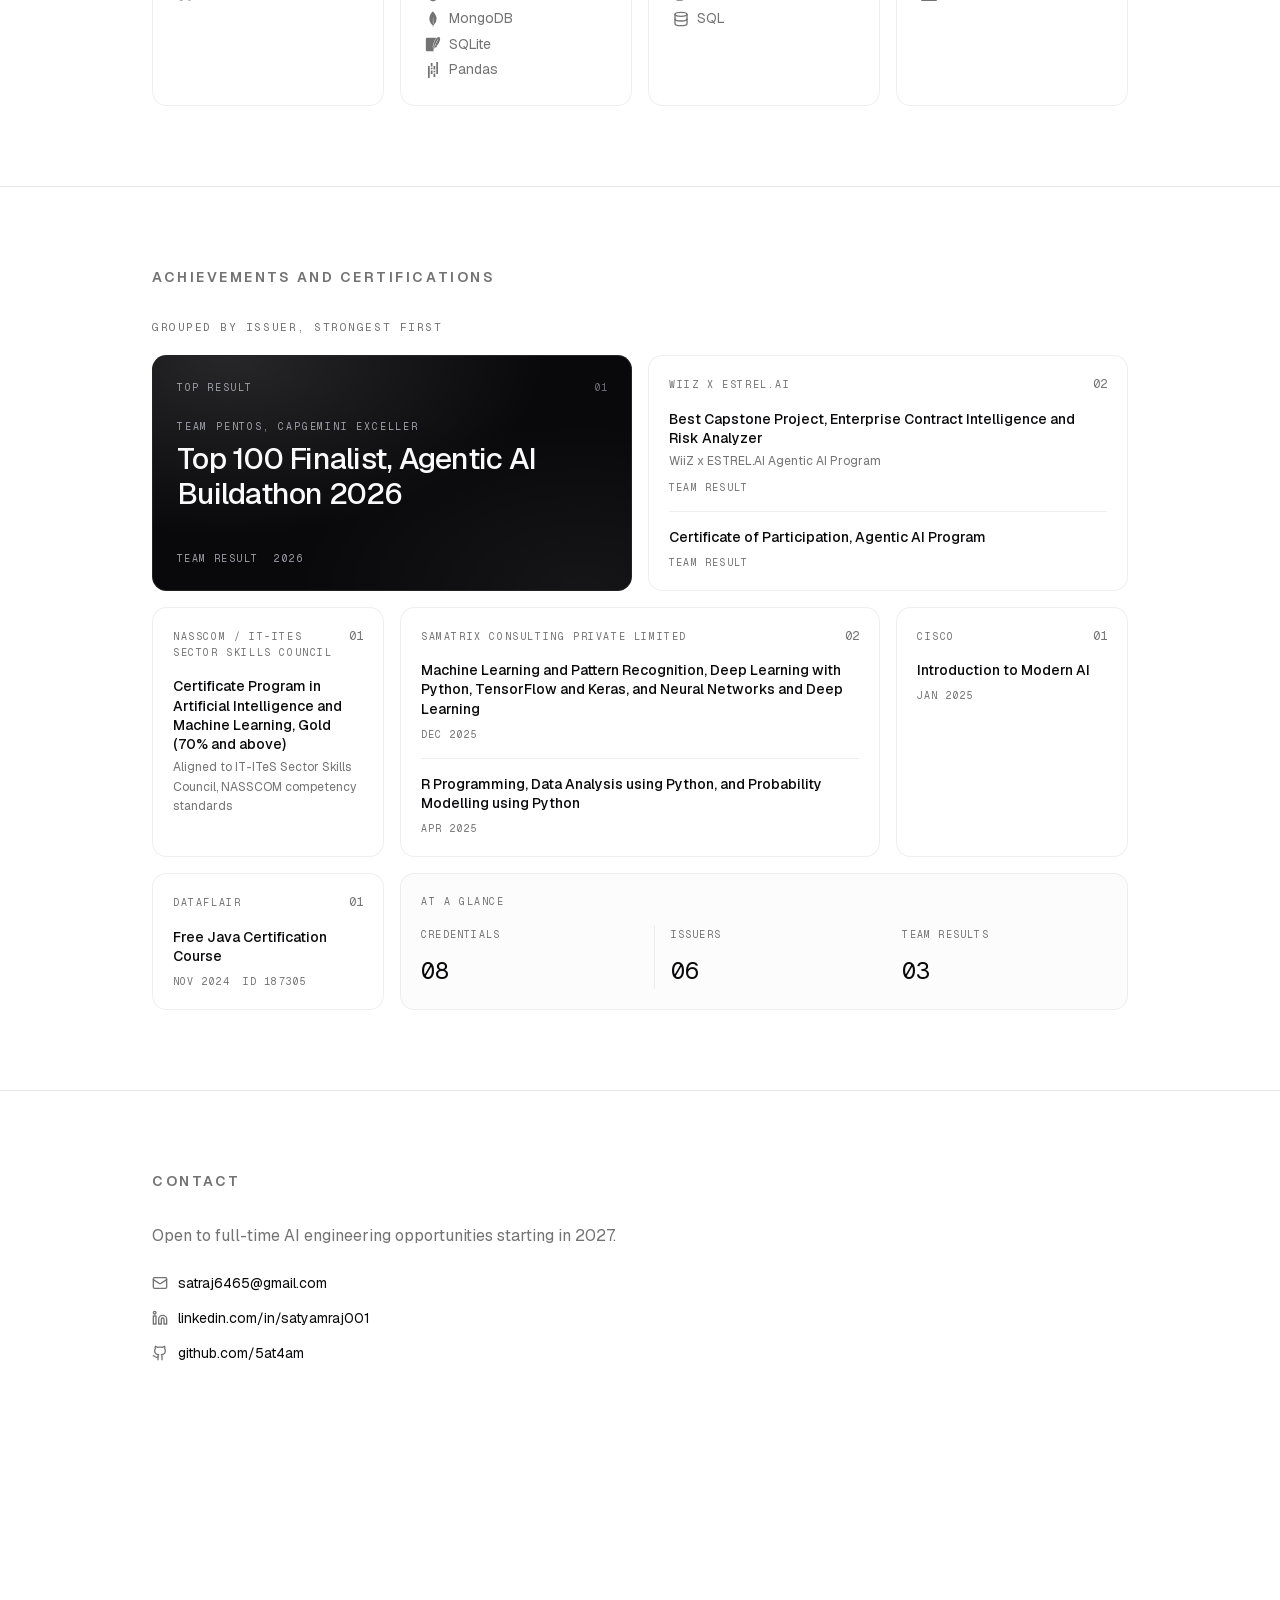
<file: index.html>
<!DOCTYPE html><html lang="en" class="geist_a71539c9-module__T19VSG__variable geist_mono_8d43a2aa-module__8Li5zG__variable h-full scroll-pt-20 antialiased"><head><meta charSet="utf-8"/><meta name="viewport" content="width=device-width, initial-scale=1"/><link rel="preload" href="/_next/static/media/797e433ab948586e-s.p.0r6juujl39pe6.woff2" as="font" crossorigin="" type="font/woff2"/><link rel="preload" href="/_next/static/media/caa3a2e1cccd8315-s.p.0wgildi0cnwt9.woff2" as="font" crossorigin="" type="font/woff2"/><link rel="stylesheet" href="/_next/static/chunks/3d-1vk5hzu5rq.css" data-precedence="next"/><link rel="stylesheet" href="/_next/static/chunks/2iorc3eh1lsih.css" data-precedence="next"/><link rel="stylesheet" href="/_next/static/chunks/1rbiht-26kymt.css" data-precedence="next"/><link rel="stylesheet" href="/_next/static/chunks/12sczhhlgp1gv.css" data-precedence="next"/><link rel="preload" as="script" fetchPriority="low" href="/_next/static/chunks/310vm2bl3xxpt.js"/><script src="/_next/static/chunks/19mx3mg6lkumu.js" async=""></script><script src="/_next/static/chunks/0bma92pht_c97.js" async=""></script><script src="/_next/static/chunks/1eh83f1trsv72.js" async=""></script><script src="/_next/static/chunks/turbopack-32f_s3484xohk.js" async=""></script><script src="/_next/static/chunks/0oezvooo7f2z-.js" async=""></script><script src="/_next/static/chunks/2s3wrz1x73nrw.js" async=""></script><script src="/_next/static/chunks/0nyp6jhlxos21.js" async=""></script><script src="/_next/static/chunks/190wrtgen7d26.js" async=""></script><script src="/_next/static/chunks/43-p3ihp8hz5_.js" async=""></script><script src="/_next/static/chunks/1njo6t5t589sr.js" async=""></script><meta name="next-size-adjust" content=""/><meta name="theme-color" content="#09090b"/><meta name="color-scheme" content="light dark"/><title>Satyam Raj | AI Engineer Intern at Estrel.ai</title><meta name="description" content="Satyam Raj, AI Engineer Intern at Estrel.ai. Builds LLM, RAG, OCR, and multi-agent systems end to end with Python, FastAPI, and LangChain."/><meta name="application-name" content="Satyam Raj"/><link rel="author" href="https://5at4am.me"/><meta name="author" content="Satyam Raj"/><link rel="manifest" href="/manifest.webmanifest"/><meta name="keywords" content="Satyam Raj,AI engineer,LLM engineer,RAG,OCR,multi-agent systems,Python,FastAPI,LangChain,Bhopal,portfolio"/><meta name="referrer" content="origin-when-cross-origin"/><meta name="creator" content="Satyam Raj"/><meta name="publisher" content="Satyam Raj"/><meta name="robots" content="index, follow"/><meta name="googlebot" content="index, follow, max-video-preview:-1, max-image-preview:large, max-snippet:-1"/><meta name="category" content="technology"/><link rel="canonical" href="https://5at4am.me"/><meta name="format-detection" content="telephone=no, address=no, email=no"/><meta name="mobile-web-app-capable" content="yes"/><meta name="apple-mobile-web-app-title" content="Satyam Raj"/><meta name="apple-mobile-web-app-status-bar-style" content="black-translucent"/><meta property="og:title" content="Satyam Raj | AI Engineer Intern at Estrel.ai"/><meta property="og:description" content="Satyam Raj, AI Engineer Intern at Estrel.ai. Builds LLM, RAG, OCR, and multi-agent systems end to end with Python, FastAPI, and LangChain."/><meta property="og:url" content="https://5at4am.me"/><meta property="og:site_name" content="Satyam Raj"/><meta property="og:locale" content="en_IN"/><meta property="og:image" content="https://5at4am.me/og.png"/><meta property="og:image:type" content="image/png"/><meta property="og:image:width" content="1200"/><meta property="og:image:height" content="630"/><meta property="og:image:alt" content="Satyam Raj, AI Engineer Intern at Estrel.ai"/><meta property="og:type" content="website"/><meta name="twitter:card" content="summary_large_image"/><meta name="twitter:title" content="Satyam Raj | AI Engineer Intern at Estrel.ai"/><meta name="twitter:description" content="Satyam Raj, AI Engineer Intern at Estrel.ai. Builds LLM, RAG, OCR, and multi-agent systems end to end with Python, FastAPI, and LangChain."/><meta name="twitter:image" content="https://5at4am.me/og.png"/><meta name="twitter:image:alt" content="Satyam Raj, AI Engineer Intern at Estrel.ai"/><link rel="icon" href="/favicon.ico?favicon.2vob68tjqpejf.ico" sizes="256x256" type="image/x-icon"/><link rel="icon" href="/icon-192.png" type="image/png" sizes="192x192"/><link rel="icon" href="/icon-512.png" type="image/png" sizes="512x512"/><link rel="apple-touch-icon" href="/apple-touch-icon.png" sizes="180x180"/><script src="/_next/static/chunks/0cz1d0mv5g_q7.js" noModule=""></script></head><body class="flex min-h-full flex-col bg-background text-foreground"><div hidden=""><!--$--><!--/$--></div><script type="application/ld+json">{"@context":"https://schema.org","@type":"Person","@id":"https://5at4am.me/#person","name":"Satyam Raj","alternateName":"5at4am","url":"https://5at4am.me","jobTitle":"AI Engineer Intern","description":"Satyam Raj, AI Engineer Intern at Estrel.ai. Builds LLM, RAG, OCR, and multi-agent systems end to end with Python, FastAPI, and LangChain.","email":"mailto:satraj6465@gmail.com","worksFor":{"@type":"Organization","name":"Estrel.ai"},"address":{"@type":"PostalAddress","addressLocality":"Bhopal","addressCountry":"IN"},"sameAs":["https://github.com/5at4am","https://linkedin.com/in/satyamraj001"],"knowsAbout":["Artificial Intelligence","Large Language Models","Retrieval-Augmented Generation","Optical Character Recognition","Multi-agent Systems","Workflow Automation","Python","FastAPI","LangChain","TypeScript","Next.js"],"affiliation":{"@type":"CollegeOrUniversity","name":"LNCT University, Bhopal","description":"B.Tech in Computer Science & Engineering (AI & ML), 2023-2027"},"hasCredential":[{"@type":"EducationalOccupationalCredential","name":"Certificate Program in Artificial Intelligence and Machine Learning, Gold (70% and above)","recognizedBy":{"@type":"Organization","name":"Aligned to IT-ITeS Sector Skills Council, NASSCOM competency standards"}},{"@type":"EducationalOccupationalCredential","name":"Machine Learning and Pattern Recognition, Deep Learning with Python, TensorFlow and Keras, and Neural Networks and Deep Learning","dateCreated":"2025-12","recognizedBy":{"@type":"Organization","name":"Samatrix Consulting Private Limited"}},{"@type":"EducationalOccupationalCredential","name":"R Programming, Data Analysis using Python, and Probability Modelling using Python","dateCreated":"2025-04","recognizedBy":{"@type":"Organization","name":"Samatrix Consulting Private Limited"}},{"@type":"EducationalOccupationalCredential","name":"Introduction to Modern AI","dateCreated":"2025-01","recognizedBy":{"@type":"Organization","name":"Cisco"}},{"@type":"EducationalOccupationalCredential","name":"Free Java Certification Course","dateCreated":"2024-11","identifier":"187305","recognizedBy":{"@type":"Organization","name":"DataFlair"}}]}</script><script type="application/ld+json">{"@context":"https://schema.org","@type":"WebSite","@id":"https://5at4am.me/#website","url":"https://5at4am.me","name":"Satyam Raj | 5at4am","alternateName":"5at4am.me","description":"Satyam Raj, AI Engineer Intern at Estrel.ai. Builds LLM, RAG, OCR, and multi-agent systems end to end with Python, FastAPI, and LangChain.","inLanguage":"en","publisher":{"@id":"https://5at4am.me/#person"}}</script><script>((a,b,c,d,e,f,g,h)=>{let i=document.documentElement,j=["light","dark"];function k(b){var c;(Array.isArray(a)?a:[a]).forEach(a=>{let c="class"===a,d=c&&f?e.map(a=>f[a]||a):e;c?(i.classList.remove(...d),i.classList.add(f&&f[b]?f[b]:b)):i.setAttribute(a,b)}),c=b,h&&j.includes(c)&&(i.style.colorScheme=c)}if(d)k(d);else try{let a=localStorage.getItem(b)||c,d=g&&"system"===a?window.matchMedia("(prefers-color-scheme: dark)").matches?"dark":"light":a;k(d)}catch(a){}})("class","theme","system",null,["light","dark"],null,true,true)</script><a href="#main" class="sr-only focus:not-sr-only focus:absolute focus:left-4 focus:top-4 focus:z-[110] focus:rounded-sm focus:border focus:border-border focus:bg-background focus:px-3 focus:py-2 focus:text-sm focus:outline-2 focus:outline-offset-2 focus:outline-foreground">Skip to content</a><div class="flex min-h-full flex-col"><header class="pointer-events-none sticky top-0 z-50 flex justify-center"><nav aria-label="Primary" class="pointer-events-auto flex h-12 w-fit max-w-[calc(100vw-6rem)] items-center gap-2 rounded-b-[20px] border border-t-0 border-white/10 bg-zinc-950/85 px-5 text-zinc-100 shadow-lg shadow-black/10 backdrop-blur-md sm:gap-3"><a href="#top" class="mr-3 shrink-0 font-mono text-sm tracking-tight text-zinc-100"><span class="sr-only">Satyam Raj, back to top</span><span aria-hidden="true" class="relative block overflow-hidden leading-[1.1] py-[0.1em]"><div class="relative"><div><span class="inline-block font-normal text-zinc-100/60" style="transform:none">5</span><span class="inline-block font-semibold text-zinc-100" style="transform:none">a</span><span class="inline-block font-semibold text-zinc-100" style="transform:none">t</span><span class="inline-block font-normal text-zinc-100/60" style="transform:none">4</span><span class="inline-block font-semibold text-zinc-100" style="transform:none">a</span><span class="inline-block font-semibold text-zinc-100" style="transform:none">m</span></div><div class="absolute inset-0"><span class="inline-block font-normal text-zinc-100/60" style="transform:translateY(100%)">5</span><span class="inline-block font-semibold text-zinc-100" style="transform:translateY(100%)">a</span><span class="inline-block font-semibold text-zinc-100" style="transform:translateY(100%)">t</span><span class="inline-block font-normal text-zinc-100/60" style="transform:translateY(100%)">4</span><span class="inline-block font-semibold text-zinc-100" style="transform:translateY(100%)">a</span><span class="inline-block font-semibold text-zinc-100" style="transform:translateY(100%)">m</span></div></div></span></a><ul class="hidden items-center md:flex"><li class="overflow-hidden"><a href="#about" aria-current="location" class="block px-3 text-sm font-medium transition-colors relative py-2 text-zinc-100"><span class="sr-only">About</span><span aria-hidden="true" class="relative block overflow-hidden leading-[1.1] py-[0.1em]"><div class="relative"><div><span class="inline-block" style="transform:none">A</span><span class="inline-block" style="transform:none">b</span><span class="inline-block" style="transform:none">o</span><span class="inline-block" style="transform:none">u</span><span class="inline-block" style="transform:none">t</span></div><div class="absolute inset-0"><span class="inline-block" style="transform:translateY(100%)">A</span><span class="inline-block" style="transform:translateY(100%)">b</span><span class="inline-block" style="transform:translateY(100%)">o</span><span class="inline-block" style="transform:translateY(100%)">u</span><span class="inline-block" style="transform:translateY(100%)">t</span></div></div></span><span class="pointer-events-none absolute inset-x-2 -bottom-px h-px bg-zinc-100"></span></a></li><li class="overflow-hidden"><a href="#experience" class="block px-3 text-sm font-medium transition-colors relative py-2 text-zinc-100/70 hover:text-zinc-100 focus-visible:text-zinc-100"><span class="sr-only">Experience</span><span aria-hidden="true" class="relative block overflow-hidden leading-[1.1] py-[0.1em]"><div class="relative"><div><span class="inline-block" style="transform:none">E</span><span class="inline-block" style="transform:none">x</span><span class="inline-block" style="transform:none">p</span><span class="inline-block" style="transform:none">e</span><span class="inline-block" style="transform:none">r</span><span class="inline-block" style="transform:none">i</span><span class="inline-block" style="transform:none">e</span><span class="inline-block" style="transform:none">n</span><span class="inline-block" style="transform:none">c</span><span class="inline-block" style="transform:none">e</span></div><div class="absolute inset-0"><span class="inline-block" style="transform:translateY(100%)">E</span><span class="inline-block" style="transform:translateY(100%)">x</span><span class="inline-block" style="transform:translateY(100%)">p</span><span class="inline-block" style="transform:translateY(100%)">e</span><span class="inline-block" style="transform:translateY(100%)">r</span><span class="inline-block" style="transform:translateY(100%)">i</span><span class="inline-block" style="transform:translateY(100%)">e</span><span class="inline-block" style="transform:translateY(100%)">n</span><span class="inline-block" style="transform:translateY(100%)">c</span><span class="inline-block" style="transform:translateY(100%)">e</span></div></div></span></a></li><li class="overflow-hidden"><a href="#projects" class="block px-3 text-sm font-medium transition-colors relative py-2 text-zinc-100/70 hover:text-zinc-100 focus-visible:text-zinc-100"><span class="sr-only">Projects</span><span aria-hidden="true" class="relative block overflow-hidden leading-[1.1] py-[0.1em]"><div class="relative"><div><span class="inline-block" style="transform:none">P</span><span class="inline-block" style="transform:none">r</span><span class="inline-block" style="transform:none">o</span><span class="inline-block" style="transform:none">j</span><span class="inline-block" style="transform:none">e</span><span class="inline-block" style="transform:none">c</span><span class="inline-block" style="transform:none">t</span><span class="inline-block" style="transform:none">s</span></div><div class="absolute inset-0"><span class="inline-block" style="transform:translateY(100%)">P</span><span class="inline-block" style="transform:translateY(100%)">r</span><span class="inline-block" style="transform:translateY(100%)">o</span><span class="inline-block" style="transform:translateY(100%)">j</span><span class="inline-block" style="transform:translateY(100%)">e</span><span class="inline-block" style="transform:translateY(100%)">c</span><span class="inline-block" style="transform:translateY(100%)">t</span><span class="inline-block" style="transform:translateY(100%)">s</span></div></div></span></a></li><li class="overflow-hidden"><a href="#skills" class="block px-3 text-sm font-medium transition-colors relative py-2 text-zinc-100/70 hover:text-zinc-100 focus-visible:text-zinc-100"><span class="sr-only">Skills</span><span aria-hidden="true" class="relative block overflow-hidden leading-[1.1] py-[0.1em]"><div class="relative"><div><span class="inline-block" style="transform:none">S</span><span class="inline-block" style="transform:none">k</span><span class="inline-block" style="transform:none">i</span><span class="inline-block" style="transform:none">l</span><span class="inline-block" style="transform:none">l</span><span class="inline-block" style="transform:none">s</span></div><div class="absolute inset-0"><span class="inline-block" style="transform:translateY(100%)">S</span><span class="inline-block" style="transform:translateY(100%)">k</span><span class="inline-block" style="transform:translateY(100%)">i</span><span class="inline-block" style="transform:translateY(100%)">l</span><span class="inline-block" style="transform:translateY(100%)">l</span><span class="inline-block" style="transform:translateY(100%)">s</span></div></div></span></a></li><li class="overflow-hidden"><a href="#achievements" class="block px-3 text-sm font-medium transition-colors relative py-2 text-zinc-100/70 hover:text-zinc-100 focus-visible:text-zinc-100"><span class="sr-only">Achievements</span><span aria-hidden="true" class="relative block overflow-hidden leading-[1.1] py-[0.1em]"><div class="relative"><div><span class="inline-block" style="transform:none">A</span><span class="inline-block" style="transform:none">c</span><span class="inline-block" style="transform:none">h</span><span class="inline-block" style="transform:none">i</span><span class="inline-block" style="transform:none">e</span><span class="inline-block" style="transform:none">v</span><span class="inline-block" style="transform:none">e</span><span class="inline-block" style="transform:none">m</span><span class="inline-block" style="transform:none">e</span><span class="inline-block" style="transform:none">n</span><span class="inline-block" style="transform:none">t</span><span class="inline-block" style="transform:none">s</span></div><div class="absolute inset-0"><span class="inline-block" style="transform:translateY(100%)">A</span><span class="inline-block" style="transform:translateY(100%)">c</span><span class="inline-block" style="transform:translateY(100%)">h</span><span class="inline-block" style="transform:translateY(100%)">i</span><span class="inline-block" style="transform:translateY(100%)">e</span><span class="inline-block" style="transform:translateY(100%)">v</span><span class="inline-block" style="transform:translateY(100%)">e</span><span class="inline-block" style="transform:translateY(100%)">m</span><span class="inline-block" style="transform:translateY(100%)">e</span><span class="inline-block" style="transform:translateY(100%)">n</span><span class="inline-block" style="transform:translateY(100%)">t</span><span class="inline-block" style="transform:translateY(100%)">s</span></div></div></span></a></li><li class="overflow-hidden"><a href="#contact" class="block px-3 text-sm font-medium transition-colors relative py-2 text-zinc-100/70 hover:text-zinc-100 focus-visible:text-zinc-100"><span class="sr-only">Contact</span><span aria-hidden="true" class="relative block overflow-hidden leading-[1.1] py-[0.1em]"><div class="relative"><div><span class="inline-block" style="transform:none">C</span><span class="inline-block" style="transform:none">o</span><span class="inline-block" style="transform:none">n</span><span class="inline-block" style="transform:none">t</span><span class="inline-block" style="transform:none">a</span><span class="inline-block" style="transform:none">c</span><span class="inline-block" style="transform:none">t</span></div><div class="absolute inset-0"><span class="inline-block" style="transform:translateY(100%)">C</span><span class="inline-block" style="transform:translateY(100%)">o</span><span class="inline-block" style="transform:translateY(100%)">n</span><span class="inline-block" style="transform:translateY(100%)">t</span><span class="inline-block" style="transform:translateY(100%)">a</span><span class="inline-block" style="transform:translateY(100%)">c</span><span class="inline-block" style="transform:translateY(100%)">t</span></div></div></span></a></li></ul><button type="button" aria-expanded="false" class="-mr-1.5 ml-auto flex size-11 items-center justify-center rounded-md text-zinc-100 transition-colors hover:bg-white/10 focus-visible:bg-white/10 md:hidden"><span class="sr-only">Open menu</span><svg xmlns="http://www.w3.org/2000/svg" width="24" height="24" viewBox="0 0 24 24" fill="none" stroke="currentColor" stroke-width="2" stroke-linecap="round" stroke-linejoin="round" class="lucide lucide-menu size-5" aria-hidden="true"><path d="M4 5h16"></path><path d="M4 12h16"></path><path d="M4 19h16"></path></svg></button></nav></header><div class="fixed right-3 top-3 z-50"><button type="button" aria-label="Toggle theme" class="inline-flex size-9 items-center justify-center rounded-full border border-white/10 bg-zinc-950/85 text-zinc-100"><svg xmlns="http://www.w3.org/2000/svg" width="24" height="24" viewBox="0 0 24 24" fill="none" stroke="currentColor" stroke-width="2" stroke-linecap="round" stroke-linejoin="round" class="lucide lucide-sun size-4 shrink-0 block" aria-hidden="true"><circle cx="12" cy="12" r="4"></circle><path d="M12 2v2"></path><path d="M12 20v2"></path><path d="m4.93 4.93 1.41 1.41"></path><path d="m17.66 17.66 1.41 1.41"></path><path d="M2 12h2"></path><path d="M20 12h2"></path><path d="m6.34 17.66-1.41 1.41"></path><path d="m19.07 4.93-1.41 1.41"></path></svg><svg xmlns="http://www.w3.org/2000/svg" width="24" height="24" viewBox="0 0 24 24" fill="none" stroke="currentColor" stroke-width="2" stroke-linecap="round" stroke-linejoin="round" class="lucide lucide-moon size-4 shrink-0 hidden" aria-hidden="true"><path d="M20.985 12.486a9 9 0 1 1-9.473-9.472c.405-.022.617.46.402.803a6 6 0 0 0 8.268 8.268c.344-.215.825-.004.803.401"></path></svg></button></div><main id="main" tabindex="-1" data-curtain-page="true" class="relative z-10 flex-1 bg-background outline-none"><script type="application/ld+json">{"@context":"https://schema.org","@type":"ProfilePage","@id":"https://5at4am.me/#profilepage","url":"https://5at4am.me","name":"Satyam Raj | AI Engineer Intern at Estrel.ai","description":"Satyam Raj, AI Engineer Intern at Estrel.ai. Builds LLM, RAG, OCR, and multi-agent systems end to end with Python, FastAPI, and LangChain.","isPartOf":{"@id":"https://5at4am.me/#website"},"about":{"@id":"https://5at4am.me/#person"},"inLanguage":"en","dateModified":"2026-10-27","mainEntity":{"@id":"https://5at4am.me/#person"}}</script><script type="application/ld+json">{"@context":"https://schema.org","@type":"ItemList","@id":"https://5at4am.me/#work-history","name":"Satyam Raj, work history","itemListOrder":"https://schema.org/ItemListOrderAscending","numberOfItems":3,"itemListElement":[{"@type":"ListItem","position":1,"item":{"@type":"Occupation","name":"Generative AI Intern","description":"RAG on Vertex AI and Gemini","skills":["Built GenAI applications with Vertex AI, Gemini APIs, RAG, prompt engineering, vector search, and structured outputs."],"startDate":"2025-01-01","endDate":"2025-03-31","occupationalLocation":{"@type":"Country","name":"India"},"endDateNote":"January 2025 to March 2025","employer":{"@type":"Organization","name":"EduSkills Foundation x Google Cloud"}}},{"@type":"ListItem","position":2,"item":{"@type":"Occupation","name":"Agentic AI Intern (Capstone)","description":"Best Capstone Project","skills":["Built a multi-agent Contract Risk Analyzer with LangChain to extract, classify, and summarize risks from legal contracts.","Won Best Capstone Project and Highest Workflow Creation for the program."],"startDate":"2025-12-01","endDate":"2026-01-31","occupationalLocation":{"@type":"Country","name":"India"},"endDateNote":"December 2025 to January 2026","employer":{"@type":"Organization","name":"Wiiz Platform"}}},{"@type":"ListItem","position":3,"item":{"@type":"Occupation","name":"AI Engineer Intern","description":"60% less manual paperwork","skills":["Engineer AI workflow automation with Python, LLMs, and OCR for enterprise business processes.","Built document-processing applications that automated paperwork and reduced manual effort by 60% across internal workflows."],"startDate":"2026-05-01","duration":"P6M","workLocation":{"@type":"Place","name":"Remote"},"occupationalLocation":{"@type":"Country","name":"India"},"endDateNote":"May 2026 to present","employer":{"@type":"Organization","name":"Estrel.ai"}}}]}</script><section id="top" class="relative overflow-hidden"><div aria-hidden="true" class="absolute inset-0"><div class="gradient-waves-container"></div></div><div class="relative mx-auto flex w-full max-w-5xl flex-col items-center px-4 py-24 text-center sm:px-6 sm:py-32"><p id="hero-role" class="font-mono text-xs uppercase tracking-[0.18em] text-muted-foreground">AI Engineer Intern at Estrel.ai</p><h1 class="sr-only">Satyam Raj</h1><div aria-hidden="true" class="w-full py-14 sm:py-20"><div class="morph-text-root relative flex flex-col items-center text-foreground"><svg aria-hidden="true" focusable="false" style="position:absolute;width:0;height:0;pointer-events:none"><defs><filter id="morph-threshold-_R_3h4lulb_"><feColorMatrix in="SourceGraphic" type="matrix" values="1 0 0 0 0  0 1 0 0 0  0 0 1 0 0  0 0 0 25 -9" result="goo"></feColorMatrix><feComposite in="SourceGraphic" in2="goo" operator="atop"></feComposite></filter></defs></svg><div class="morph-text-container relative select-none" style="font-size:clamp(2.75rem, 11vw, 7.5rem);font-weight:700;filter:url(#morph-threshold-_R_3h4lulb_);font-family:var(--font-geist-sans)"><div class="morph-word-rotator relative flex items-center justify-center" style="height:1.2em;min-width:14ch"><span class="morph-word absolute" style="top:50%;left:50%;transform:translate(-50%, -50%);opacity:0;white-space:nowrap;animation-name:morph-word-rotate;animation-timing-function:ease-in-out;animation-iteration-count:infinite;animation-fill-mode:both;animation-delay:0s;animation-duration:7.199999999999999s">Hello</span><span class="morph-word absolute" style="top:50%;left:50%;transform:translate(-50%, -50%);opacity:0;white-space:nowrap;animation-name:morph-word-rotate;animation-timing-function:ease-in-out;animation-iteration-count:infinite;animation-fill-mode:both;animation-delay:2.4s;animation-duration:7.199999999999999s">Satyam</span><span class="morph-word absolute" style="top:50%;left:50%;transform:translate(-50%, -50%);opacity:0;white-space:nowrap;animation-name:morph-word-rotate;animation-timing-function:ease-in-out;animation-iteration-count:infinite;animation-fill-mode:both;animation-delay:4.8s;animation-duration:7.199999999999999s">5at4am</span></div></div><style>
        @keyframes morph-word-rotate {
          0% {
            opacity: 0;
            filter: blur(20px);
            transform: translate(-50%, -50%) scale(0.8);
          }
          5% {
            opacity: 0.5;
            filter: blur(10px);
          }
          15%, 35% {
            opacity: 1;
            filter: blur(0px);
            transform: translate(-50%, -50%) scale(1);
          }
          45% {
            opacity: 0.5;
            filter: blur(10px);
          }
          50%, 100% {
            opacity: 0;
            filter: blur(20px);
            transform: translate(-50%, -50%) scale(1.2);
          }
        }

        @keyframes morph-fade-up {
          from { opacity: 0; transform: translateY(20px); }
          to   { opacity: 1; transform: translateY(0); }
        }

        /*
         * Reduced motion.
         *
         * The word rotator is an infinite blur-and-scale loop on the largest
         * type on the page, and an infinite animation with no pause control is
         * exactly what WCAG 2.2.2 covers. Cancelling it is not enough on its
         * own: every word is painted with an inline opacity of 0 and is only
         * visible because the animation is running, so `animation: none` would
         * leave the rotator empty. The first word is therefore pinned visible
         * and the rest are pinned hidden, which is what the animation resolves
         * to at any given moment anyway — just held still instead of cycling.
         */
        @media (prefers-reduced-motion: reduce) {
          .morph-word {
            animation: none !important;
          }

          .morph-word:first-child {
            opacity: 1 !important;
            filter: none !important;
            transform: translate(-50%, -50%) !important;
          }

          .morph-word:not(:first-child) {
            opacity: 0 !important;
          }

          .morph-subtext {
            animation: none !important;
            opacity: 1 !important;
            transform: none !important;
          }
        }
      </style></div></div><p class="mt-8 max-w-2xl text-lg leading-relaxed text-muted-foreground sm:text-xl">I turn complex workflows into intelligent, AI-powered products.</p><p class="mt-4 max-w-2xl text-sm leading-relaxed text-muted-foreground">AI Engineer Intern building practical AI systems, from LLM-powered applications to automated workflows.</p></div></section><section id="about" class="scroll-mt-20 border-t border-border py-16 sm:py-20"><div class="mx-auto w-full max-w-5xl px-4 sm:px-6"><h2 class="text-sm font-semibold uppercase tracking-[0.18em] text-muted-foreground">About</h2><div class="mt-8"><div class="grid gap-8 md:grid-cols-[minmax(0,1fr)_minmax(0,21rem)] md:gap-12"><div class="max-w-2xl space-y-5"><div class="space-y-6"><div class="flex items-center gap-5 sm:gap-6"><div class="relative size-24 shrink-0"><div class="absolute left-1/2 top-1/2 -translate-x-1/2 -translate-y-1/2"><div class="eyt" style="--eyt-size:96px;--fill-slab:var(--foreground);--fill-on:var(--background);--ink:var(--foreground);--bg:var(--background);--ink-rgb:9 9 11" aria-hidden="true"><svg class="eyt-ball" viewBox="0 0 100 100"><defs><clipPath id="eyt-clip-_R_2phklulb_"><path d="M50 7 A43 43 0 1 1 49.99 7 Z"></path></clipPath></defs><path class="eyt-body" d="M50 7 A43 43 0 1 1 49.99 7 Z"></path><g clip-path="url(#eyt-clip-_R_2phklulb_)"><g><rect class="eyt-eye" x="-4.5" y="-7.5" width="9" height="15" rx="4.5"></rect></g><g><rect class="eyt-eye" x="-4.5" y="-7.5" width="9" height="15" rx="4.5"></rect></g></g></svg></div></div></div><p class="text-lg font-medium leading-relaxed text-foreground">I&#x27;m Satyam Raj, a final-year B.Tech student in Computer Science &amp; Engineering (AI &amp; ML) and an AI Engineer Intern at Estrel.ai, where I get to ship AI software rather than just study it.</p></div><div tabindex="0" data-about-paragraph="Most of my work centers " class="border-l-2 border-transparent pl-4 outline-none transition-colors duration-300 ease-out"><p class="leading-relaxed text-muted-foreground transition-colors duration-200 ease-out"><span>Most of my work centers on one practical problem: making complex information readable and repetitive work automatic. That has meant </span><mark class="about-highlight bg-transparent font-medium text-foreground" style="transition-delay:0ms">documentation automation</mark><span> tools, </span><mark class="about-highlight bg-transparent font-medium text-foreground" style="transition-delay:40ms">retrieval-augmented generation (RAG)</mark><span> pipelines, and applications that let people ask questions of </span><mark class="about-highlight bg-transparent font-medium text-foreground" style="transition-delay:80ms">their own data</mark><span> instead of digging through files.</span></p></div><div tabindex="0" data-about-paragraph="Working across a final-y" class="border-l-2 border-transparent pl-4 outline-none transition-colors duration-300 ease-out"><p class="leading-relaxed text-muted-foreground transition-colors duration-200 ease-out"><span>Working across a final-year degree and a real internship has taught me to treat AI as an </span><mark class="about-highlight bg-transparent font-medium text-foreground" style="transition-delay:0ms">engineering problem</mark><span>, not a demo: systems count only when they work </span><mark class="about-highlight bg-transparent font-medium text-foreground" style="transition-delay:40ms">outside a notebook</mark><span>.</span></p></div><div tabindex="0" data-about-paragraph="I build with Python, Fas" class="border-l-2 border-transparent pl-4 outline-none transition-colors duration-300 ease-out"><p class="leading-relaxed text-muted-foreground transition-colors duration-200 ease-out"><span>I build with </span><mark class="about-highlight bg-transparent font-medium text-foreground" style="transition-delay:0ms">Python</mark><span>, </span><mark class="about-highlight bg-transparent font-medium text-foreground" style="transition-delay:40ms">FastAPI</mark><span>, and </span><mark class="about-highlight bg-transparent font-medium text-foreground" style="transition-delay:80ms">LangChain</mark><span>, rounded out by the web stack needed to take a model from idea to interface.</span></p></div></div></div><aside class="space-y-5" aria-label="Fast facts"><div class="rounded-xl border border-white/10 bg-zinc-950/85 p-5 shadow-lg shadow-black/10 backdrop-blur-md"><h3 class="font-mono text-[11px] uppercase tracking-[0.14em] text-zinc-100/60">Stack</h3><ul aria-label="Working stack" class="mt-4 flex flex-wrap gap-2"><li class="rounded-sm border px-2 py-1 font-mono text-xs transition-colors duration-200 ease-out border-white/10 bg-white/5 text-zinc-100/70">Python</li><li class="rounded-sm border px-2 py-1 font-mono text-xs transition-colors duration-200 ease-out border-white/10 bg-white/5 text-zinc-100/70">FastAPI</li><li class="rounded-sm border px-2 py-1 font-mono text-xs transition-colors duration-200 ease-out border-white/10 bg-white/5 text-zinc-100/70">LangChain</li><li class="rounded-sm border px-2 py-1 font-mono text-xs transition-colors duration-200 ease-out border-white/10 bg-white/5 text-zinc-100/70">RAG</li><li class="rounded-sm border px-2 py-1 font-mono text-xs transition-colors duration-200 ease-out border-white/10 bg-white/5 text-zinc-100/70">LLM Apps</li><li class="rounded-sm border px-2 py-1 font-mono text-xs transition-colors duration-200 ease-out border-white/10 bg-white/5 text-zinc-100/70">Automation</li><li class="rounded-sm border px-2 py-1 font-mono text-xs transition-colors duration-200 ease-out border-white/10 bg-white/5 text-zinc-100/70">TypeScript</li><li class="rounded-sm border px-2 py-1 font-mono text-xs transition-colors duration-200 ease-out border-white/10 bg-white/5 text-zinc-100/70">Next.js</li></ul></div><div class="rounded-xl border border-white/10 bg-zinc-950/85 p-5 shadow-lg shadow-black/10 backdrop-blur-md"><h3 class="font-mono text-[11px] uppercase tracking-[0.14em] text-zinc-100/60">Education</h3><dl class="mt-3"><div class="flex items-baseline justify-between gap-4 border-t border-white/10 py-2.5 first:border-t-0"><dt class="font-mono text-[11px] uppercase tracking-[0.14em] text-zinc-100/60">Degree</dt><dd class="text-right text-sm text-zinc-100">B.Tech in Computer Science &amp; Engineering (AI &amp; ML)</dd></div><div class="flex items-baseline justify-between gap-4 border-t border-white/10 py-2.5 first:border-t-0"><dt class="font-mono text-[11px] uppercase tracking-[0.14em] text-zinc-100/60">University</dt><dd class="text-right text-sm text-zinc-100">LNCT University, Bhopal</dd></div><div class="flex items-baseline justify-between gap-4 border-t border-white/10 py-2.5 first:border-t-0"><dt class="font-mono text-[11px] uppercase tracking-[0.14em] text-zinc-100/60">Period</dt><dd class="text-right text-sm text-zinc-100">2023 to 2027</dd></div><div class="flex items-baseline justify-between gap-4 border-t border-white/10 py-2.5 first:border-t-0"><dt class="font-mono text-[11px] uppercase tracking-[0.14em] text-zinc-100/60">CGPA</dt><dd class="text-right text-sm text-zinc-100">8.34 / 10</dd></div></dl></div></aside></div></div></div></section><section id="experience" class="scroll-mt-20 border-t border-border py-16 sm:py-20"><div class="mx-auto w-full max-w-5xl px-4 sm:px-6"><h2 class="text-sm font-semibold uppercase tracking-[0.18em] text-muted-foreground">Experience</h2><div class="mt-8"><div><p class="mb-6 font-mono text-[11px] uppercase tracking-[0.14em] text-muted-foreground"><span class="text-foreground">03</span> <!-- -->roles, most recent first</p><div class="relative"><div aria-hidden="true" class="pointer-events-none absolute inset-y-2 left-2 w-px bg-border md:left-[9.25rem]"><div class="h-full w-px origin-top bg-foreground" style="transform:scaleY(0)"></div></div><ol class="flex flex-col"><li class="relative grid gap-y-4 pb-12 pl-8 last:pb-0 md:grid-cols-[8rem_minmax(0,1fr)] md:gap-x-10 md:gap-y-0 md:pb-16 md:pl-0"><span aria-hidden="true" class="absolute left-2 top-2 z-10 size-2 -translate-x-1/2 rounded-full bg-foreground ring-4 ring-background md:left-[9.25rem]"></span><div aria-hidden="true" class="md:sticky md:top-24 md:self-start"><p class="font-mono text-[10px] uppercase tracking-[0.18em] text-muted-foreground">May</p><p class="mt-1 text-3xl font-medium leading-none tracking-tight text-foreground tabular-nums sm:text-4xl">2026</p><p class="mt-3 font-mono text-[10px] uppercase tracking-[0.14em] text-muted-foreground">Current</p></div><article data-experience-stop="Estrel.ai" class="edge-light group relative min-w-0 overflow-hidden rounded-2xl border border-border/60 bg-card/40 p-5 transition-colors duration-300 hover:border-foreground/20 hover:bg-card/60 sm:p-6" style="transform:translateY(12px)"><div class="relative z-10"><div class="flex flex-wrap items-start justify-between gap-x-6 gap-y-2"><div class="min-w-0"><h3 class="text-lg font-medium leading-snug text-foreground sm:text-xl">AI Engineer Intern</h3><p class="mt-1 text-sm text-muted-foreground">Estrel.ai</p></div><p class="font-mono text-[10px] uppercase tracking-[0.14em] text-muted-foreground sm:text-right">May 2026 to Present, Remote</p></div><p class="mt-4 border-l-2 border-foreground/25 pl-3 text-sm leading-relaxed text-foreground">60% less manual paperwork</p><ul class="space-y-2 mt-4 text-sm leading-relaxed"><li class="flex gap-3 leading-relaxed text-muted-foreground"><span aria-hidden="true" class="mt-2.5 size-1 shrink-0 bg-border"></span><span>Engineer AI workflow automation with Python, LLMs, and OCR for enterprise business processes.</span></li><li class="flex gap-3 leading-relaxed text-muted-foreground"><span aria-hidden="true" class="mt-2.5 size-1 shrink-0 bg-border"></span><span>Built document-processing applications that automated paperwork and reduced manual effort by 60% across internal workflows.</span></li></ul><ul aria-label="AI Engineer Intern stack" class="flex flex-wrap gap-2 mt-5"><li class="rounded-sm border px-2 py-1 font-mono text-xs transition-colors duration-200 ease-out border-border text-muted-foreground">Python</li><li class="rounded-sm border px-2 py-1 font-mono text-xs transition-colors duration-200 ease-out border-border text-muted-foreground">LLM</li><li class="rounded-sm border px-2 py-1 font-mono text-xs transition-colors duration-200 ease-out border-border text-muted-foreground">OCR</li><li class="rounded-sm border px-2 py-1 font-mono text-xs transition-colors duration-200 ease-out border-border text-muted-foreground">Workflow Automation</li></ul></div></article></li><li class="relative grid gap-y-4 pb-12 pl-8 last:pb-0 md:grid-cols-[8rem_minmax(0,1fr)] md:gap-x-10 md:gap-y-0 md:pb-16 md:pl-0"><span aria-hidden="true" class="absolute left-2 top-2 z-10 size-2 -translate-x-1/2 rounded-full bg-foreground ring-4 ring-background md:left-[9.25rem]"></span><div aria-hidden="true" class="md:sticky md:top-24 md:self-start"><p class="font-mono text-[10px] uppercase tracking-[0.18em] text-muted-foreground">Dec</p><p class="mt-1 text-3xl font-medium leading-none tracking-tight text-foreground tabular-nums sm:text-4xl">2025</p><p class="mt-3 font-mono text-[10px] uppercase tracking-[0.14em] text-muted-foreground">Completed</p></div><article data-experience-stop="Wiiz Platform" class="edge-light group relative min-w-0 overflow-hidden rounded-2xl border border-border/60 bg-card/40 p-5 transition-colors duration-300 hover:border-foreground/20 hover:bg-card/60 sm:p-6" style="transform:translateY(12px)"><div class="relative z-10"><div class="flex flex-wrap items-start justify-between gap-x-6 gap-y-2"><div class="min-w-0"><h3 class="text-lg font-medium leading-snug text-foreground sm:text-xl">Agentic AI Intern (Capstone)</h3><p class="mt-1 text-sm text-muted-foreground">Wiiz Platform</p></div><p class="font-mono text-[10px] uppercase tracking-[0.14em] text-muted-foreground sm:text-right">Dec 2025 to Jan 2026, Remote</p></div><p class="mt-4 border-l-2 border-foreground/25 pl-3 text-sm leading-relaxed text-foreground">Best Capstone Project</p><ul class="space-y-2 mt-4 text-sm leading-relaxed"><li class="flex gap-3 leading-relaxed text-muted-foreground"><span aria-hidden="true" class="mt-2.5 size-1 shrink-0 bg-border"></span><span>Built a multi-agent Contract Risk Analyzer with LangChain to extract, classify, and summarize risks from legal contracts.</span></li><li class="flex gap-3 leading-relaxed text-muted-foreground"><span aria-hidden="true" class="mt-2.5 size-1 shrink-0 bg-border"></span><span>Won Best Capstone Project and Highest Workflow Creation for the program.</span></li></ul><ul aria-label="Agentic AI Intern (Capstone) stack" class="flex flex-wrap gap-2 mt-5"><li class="rounded-sm border px-2 py-1 font-mono text-xs transition-colors duration-200 ease-out border-border text-muted-foreground">LangChain</li><li class="rounded-sm border px-2 py-1 font-mono text-xs transition-colors duration-200 ease-out border-border text-muted-foreground">Multi-Agent</li><li class="rounded-sm border px-2 py-1 font-mono text-xs transition-colors duration-200 ease-out border-border text-muted-foreground">NLP</li></ul></div></article></li><li class="relative grid gap-y-4 pb-12 pl-8 last:pb-0 md:grid-cols-[8rem_minmax(0,1fr)] md:gap-x-10 md:gap-y-0 md:pb-16 md:pl-0"><span aria-hidden="true" class="absolute left-2 top-2 z-10 size-2 -translate-x-1/2 rounded-full bg-foreground ring-4 ring-background md:left-[9.25rem]"></span><div aria-hidden="true" class="md:sticky md:top-24 md:self-start"><p class="font-mono text-[10px] uppercase tracking-[0.18em] text-muted-foreground">Jan</p><p class="mt-1 text-3xl font-medium leading-none tracking-tight text-foreground tabular-nums sm:text-4xl">2025</p><p class="mt-3 font-mono text-[10px] uppercase tracking-[0.14em] text-muted-foreground">Completed</p></div><article data-experience-stop="EduSkills Foundation x Google Cloud" class="edge-light group relative min-w-0 overflow-hidden rounded-2xl border border-border/60 bg-card/40 p-5 transition-colors duration-300 hover:border-foreground/20 hover:bg-card/60 sm:p-6" style="transform:translateY(12px)"><div class="relative z-10"><div class="flex flex-wrap items-start justify-between gap-x-6 gap-y-2"><div class="min-w-0"><h3 class="text-lg font-medium leading-snug text-foreground sm:text-xl">Generative AI Intern</h3><p class="mt-1 text-sm text-muted-foreground">EduSkills Foundation x Google Cloud</p></div><p class="font-mono text-[10px] uppercase tracking-[0.14em] text-muted-foreground sm:text-right">Jan 2025 to Mar 2025, Remote</p></div><p class="mt-4 border-l-2 border-foreground/25 pl-3 text-sm leading-relaxed text-foreground">RAG on Vertex AI and Gemini</p><ul class="space-y-2 mt-4 text-sm leading-relaxed"><li class="flex gap-3 leading-relaxed text-muted-foreground"><span aria-hidden="true" class="mt-2.5 size-1 shrink-0 bg-border"></span><span>Built GenAI applications with Vertex AI, Gemini APIs, RAG, prompt engineering, vector search, and structured outputs.</span></li></ul><ul aria-label="Generative AI Intern stack" class="flex flex-wrap gap-2 mt-5"><li class="rounded-sm border px-2 py-1 font-mono text-xs transition-colors duration-200 ease-out border-border text-muted-foreground">Vertex AI</li><li class="rounded-sm border px-2 py-1 font-mono text-xs transition-colors duration-200 ease-out border-border text-muted-foreground">Gemini</li><li class="rounded-sm border px-2 py-1 font-mono text-xs transition-colors duration-200 ease-out border-border text-muted-foreground">RAG</li><li class="rounded-sm border px-2 py-1 font-mono text-xs transition-colors duration-200 ease-out border-border text-muted-foreground">Vector Search</li></ul></div></article></li></ol></div></div></div></div></section><section id="projects" class="scroll-mt-20 border-t border-border py-16 sm:py-20"><div class="mx-auto w-full max-w-5xl px-4 sm:px-6"><h2 class="text-sm font-semibold uppercase tracking-[0.18em] text-muted-foreground">Projects</h2><div class="mt-8"><div class="grid grid-cols-1 gap-4 sm:grid-cols-2 lg:grid-cols-3"><article tabindex="0" role="group" aria-labelledby="project-title-0" class="group relative flex h-[22rem] w-full cursor-default flex-col overflow-hidden rounded-2xl border border-border/60 focus-visible:outline-2 focus-visible:outline-offset-2 focus-visible:outline-foreground md:h-[26rem] transition-all duration-300 ease-out" style="background:radial-gradient(140% 160% at 20% 10%, color-mix(in oklab, var(--foreground) 12%, transparent) 0%, transparent 55%),
       radial-gradient(120% 140% at 90% 90%, color-mix(in oklab, var(--foreground) 8%, transparent) 0%, transparent 60%),
       linear-gradient(62deg, color-mix(in oklab, var(--card) 96%, var(--foreground) 4%) 0%, var(--card) 100%);opacity:0;transform:translateY(10px)"><div class="absolute inset-0 bg-gradient-to-t from-background via-background/70 to-transparent"></div><div class="relative mt-auto flex flex-col gap-3 p-5 sm:p-6"><div class="flex items-start justify-between gap-4"><div class="min-w-0"><p class="font-mono text-xs text-muted-foreground">01</p><h3 id="project-title-0" class="mt-1 text-lg font-medium text-foreground sm:text-xl">CoalSutra</h3><p class="mt-2 max-w-prose text-sm leading-relaxed text-muted-foreground">Smart India Hackathon 2026 prototype for a Ministry of Coal problem statement</p></div></div><ul aria-label="CoalSutra stack" class="mt-4 flex flex-wrap gap-2 transition-opacity duration-300 opacity-80"><li class="rounded-sm border px-2 py-1 font-mono text-xs transition-colors duration-200 ease-out border-border text-muted-foreground">FastAPI</li><li class="rounded-sm border px-2 py-1 font-mono text-xs transition-colors duration-200 ease-out border-border text-muted-foreground">Next.js 14</li><li class="rounded-sm border px-2 py-1 font-mono text-xs transition-colors duration-200 ease-out border-border text-muted-foreground">PostgreSQL</li><li class="rounded-sm border px-2 py-1 font-mono text-xs transition-colors duration-200 ease-out border-border text-muted-foreground">pgvector</li><li class="rounded-sm border px-2 py-1 font-mono text-xs transition-colors duration-200 ease-out border-border text-muted-foreground">RapidOCR</li><li class="rounded-sm border px-2 py-1 font-mono text-xs transition-colors duration-200 ease-out border-border text-muted-foreground">pdfplumber</li><li class="rounded-sm border px-2 py-1 font-mono text-xs transition-colors duration-200 ease-out border-border text-muted-foreground">RAG</li><li class="rounded-sm border px-2 py-1 font-mono text-xs transition-colors duration-200 ease-out border-border text-muted-foreground">Tailwind</li><li class="rounded-sm border px-2 py-1 font-mono text-xs transition-colors duration-200 ease-out border-border text-muted-foreground">Docker Compose</li><li class="rounded-sm border px-2 py-1 font-mono text-xs transition-colors duration-200 ease-out border-border text-muted-foreground">Groq LLM</li></ul><div class="flex flex-wrap gap-x-5 gap-y-2 text-sm transition-opacity duration-300 opacity-80"><a href="https://github.com/5at4am/CoalSutra" target="_blank" rel="noopener noreferrer" class="group relative inline-flex items-center rounded-sm text-foreground before:pointer-events-none before:absolute before:left-0 before:top-[1.5em] before:h-[0.05em] before:w-full before:bg-current before:content-[&#x27;&#x27;] before:origin-right before:scale-x-0 before:transition-transform before:duration-300 before:ease-[cubic-bezier(0.4,0,0.2,1)] before:motion-reduce:transition-none hover:before:origin-left hover:before:scale-x-100 focus-visible:before:origin-left focus-visible:before:scale-x-100 focus-visible:outline-2 focus-visible:outline-offset-4 focus-visible:outline-current">GitHub<svg aria-hidden="true" class="ml-[0.3em] size-[0.55em] translate-y-1 opacity-0 transition-all duration-300 group-hover:translate-y-0 group-hover:opacity-100 group-focus-visible:translate-y-0 group-focus-visible:opacity-100 motion-reduce:transition-none" fill="none" viewBox="0 0 10 10" xmlns="http://www.w3.org/2000/svg"><path d="M1.004 9.166 9.337.833m0 0v8.333m0-8.333H1.004" stroke="currentColor" stroke-width="1.25" stroke-linecap="round" stroke-linejoin="round"></path></svg></a><a href="https://coal-sutra.vercel.app" target="_blank" rel="noopener noreferrer" class="group relative inline-flex items-center rounded-sm text-foreground before:pointer-events-none before:absolute before:left-0 before:top-[1.5em] before:h-[0.05em] before:w-full before:bg-current before:content-[&#x27;&#x27;] before:origin-right before:scale-x-0 before:transition-transform before:duration-300 before:ease-[cubic-bezier(0.4,0,0.2,1)] before:motion-reduce:transition-none hover:before:origin-left hover:before:scale-x-100 focus-visible:before:origin-left focus-visible:before:scale-x-100 focus-visible:outline-2 focus-visible:outline-offset-4 focus-visible:outline-current">Live site<svg aria-hidden="true" class="ml-[0.3em] size-[0.55em] translate-y-1 opacity-0 transition-all duration-300 group-hover:translate-y-0 group-hover:opacity-100 group-focus-visible:translate-y-0 group-focus-visible:opacity-100 motion-reduce:transition-none" fill="none" viewBox="0 0 10 10" xmlns="http://www.w3.org/2000/svg"><path d="M1.004 9.166 9.337.833m0 0v8.333m0-8.333H1.004" stroke="currentColor" stroke-width="1.25" stroke-linecap="round" stroke-linejoin="round"></path></svg></a></div></div></article><article tabindex="0" role="group" aria-labelledby="project-title-1" class="group relative flex h-[22rem] w-full cursor-default flex-col overflow-hidden rounded-2xl border border-border/60 focus-visible:outline-2 focus-visible:outline-offset-2 focus-visible:outline-foreground md:h-[26rem] transition-all duration-300 ease-out" style="background:radial-gradient(140% 160% at 20% 10%, color-mix(in oklab, var(--foreground) 12%, transparent) 0%, transparent 55%),
       radial-gradient(120% 140% at 90% 90%, color-mix(in oklab, var(--foreground) 8%, transparent) 0%, transparent 60%),
       linear-gradient(299deg, color-mix(in oklab, var(--card) 96%, var(--foreground) 4%) 0%, var(--card) 100%);opacity:0;transform:translateY(10px)"><div class="absolute inset-0 bg-gradient-to-t from-background via-background/70 to-transparent"></div><div class="relative mt-auto flex flex-col gap-3 p-5 sm:p-6"><div class="flex items-start justify-between gap-4"><div class="min-w-0"><p class="font-mono text-xs text-muted-foreground">02</p><h3 id="project-title-1" class="mt-1 text-lg font-medium text-foreground sm:text-xl">OmniMuse</h3><p class="mt-2 max-w-prose text-sm leading-relaxed text-muted-foreground">One chat interface for every model, plus a drop-in OpenAI-compatible gateway</p></div></div><ul aria-label="OmniMuse stack" class="mt-4 flex flex-wrap gap-2 transition-opacity duration-300 opacity-80"><li class="rounded-sm border px-2 py-1 font-mono text-xs transition-colors duration-200 ease-out border-border text-muted-foreground">Python</li><li class="rounded-sm border px-2 py-1 font-mono text-xs transition-colors duration-200 ease-out border-border text-muted-foreground">FastAPI</li><li class="rounded-sm border px-2 py-1 font-mono text-xs transition-colors duration-200 ease-out border-border text-muted-foreground">LangChain</li><li class="rounded-sm border px-2 py-1 font-mono text-xs transition-colors duration-200 ease-out border-border text-muted-foreground">LangGraph</li></ul><div class="flex flex-wrap gap-x-5 gap-y-2 text-sm transition-opacity duration-300 opacity-80"><a href="https://github.com/5at4am/omnimuse" target="_blank" rel="noopener noreferrer" class="group relative inline-flex items-center rounded-sm text-foreground before:pointer-events-none before:absolute before:left-0 before:top-[1.5em] before:h-[0.05em] before:w-full before:bg-current before:content-[&#x27;&#x27;] before:origin-right before:scale-x-0 before:transition-transform before:duration-300 before:ease-[cubic-bezier(0.4,0,0.2,1)] before:motion-reduce:transition-none hover:before:origin-left hover:before:scale-x-100 focus-visible:before:origin-left focus-visible:before:scale-x-100 focus-visible:outline-2 focus-visible:outline-offset-4 focus-visible:outline-current">GitHub<svg aria-hidden="true" class="ml-[0.3em] size-[0.55em] translate-y-1 opacity-0 transition-all duration-300 group-hover:translate-y-0 group-hover:opacity-100 group-focus-visible:translate-y-0 group-focus-visible:opacity-100 motion-reduce:transition-none" fill="none" viewBox="0 0 10 10" xmlns="http://www.w3.org/2000/svg"><path d="M1.004 9.166 9.337.833m0 0v8.333m0-8.333H1.004" stroke="currentColor" stroke-width="1.25" stroke-linecap="round" stroke-linejoin="round"></path></svg></a></div></div></article><article tabindex="0" role="group" aria-labelledby="project-title-2" class="group relative flex h-[22rem] w-full cursor-default flex-col overflow-hidden rounded-2xl border border-border/60 focus-visible:outline-2 focus-visible:outline-offset-2 focus-visible:outline-foreground md:h-[26rem] transition-all duration-300 ease-out" style="background:radial-gradient(140% 160% at 20% 10%, color-mix(in oklab, var(--foreground) 12%, transparent) 0%, transparent 55%),
       radial-gradient(120% 140% at 90% 90%, color-mix(in oklab, var(--foreground) 8%, transparent) 0%, transparent 60%),
       linear-gradient(300deg, color-mix(in oklab, var(--card) 96%, var(--foreground) 4%) 0%, var(--card) 100%);opacity:0;transform:translateY(10px)"><div class="absolute inset-0 bg-gradient-to-t from-background via-background/70 to-transparent"></div><div class="relative mt-auto flex flex-col gap-3 p-5 sm:p-6"><div class="flex items-start justify-between gap-4"><div class="min-w-0"><p class="font-mono text-xs text-muted-foreground">03</p><h3 id="project-title-2" class="mt-1 text-lg font-medium text-foreground sm:text-xl">Smart Manufacturing Condition Monitor</h3><p class="mt-2 max-w-prose text-sm leading-relaxed text-muted-foreground">Machine learning that predicts a machine&#x27;s operating condition from live sensor readings</p></div></div><ul aria-label="Smart Manufacturing Condition Monitor stack" class="mt-4 flex flex-wrap gap-2 transition-opacity duration-300 opacity-80"><li class="rounded-sm border px-2 py-1 font-mono text-xs transition-colors duration-200 ease-out border-border text-muted-foreground">Python</li><li class="rounded-sm border px-2 py-1 font-mono text-xs transition-colors duration-200 ease-out border-border text-muted-foreground">Machine Learning</li><li class="rounded-sm border px-2 py-1 font-mono text-xs transition-colors duration-200 ease-out border-border text-muted-foreground">Sensor Analytics</li></ul><div class="flex flex-wrap gap-x-5 gap-y-2 text-sm transition-opacity duration-300 opacity-80"><a href="https://github.com/5at4am/Smart-Manufacturing--Condition-Monitor" target="_blank" rel="noopener noreferrer" class="group relative inline-flex items-center rounded-sm text-foreground before:pointer-events-none before:absolute before:left-0 before:top-[1.5em] before:h-[0.05em] before:w-full before:bg-current before:content-[&#x27;&#x27;] before:origin-right before:scale-x-0 before:transition-transform before:duration-300 before:ease-[cubic-bezier(0.4,0,0.2,1)] before:motion-reduce:transition-none hover:before:origin-left hover:before:scale-x-100 focus-visible:before:origin-left focus-visible:before:scale-x-100 focus-visible:outline-2 focus-visible:outline-offset-4 focus-visible:outline-current">GitHub<svg aria-hidden="true" class="ml-[0.3em] size-[0.55em] translate-y-1 opacity-0 transition-all duration-300 group-hover:translate-y-0 group-hover:opacity-100 group-focus-visible:translate-y-0 group-focus-visible:opacity-100 motion-reduce:transition-none" fill="none" viewBox="0 0 10 10" xmlns="http://www.w3.org/2000/svg"><path d="M1.004 9.166 9.337.833m0 0v8.333m0-8.333H1.004" stroke="currentColor" stroke-width="1.25" stroke-linecap="round" stroke-linejoin="round"></path></svg></a></div></div></article><article tabindex="0" role="group" aria-labelledby="project-title-3" class="group relative flex h-[22rem] w-full cursor-default flex-col overflow-hidden rounded-2xl border border-border/60 focus-visible:outline-2 focus-visible:outline-offset-2 focus-visible:outline-foreground md:h-[26rem] transition-all duration-300 ease-out" style="background:radial-gradient(140% 160% at 20% 10%, color-mix(in oklab, var(--foreground) 12%, transparent) 0%, transparent 55%),
       radial-gradient(120% 140% at 90% 90%, color-mix(in oklab, var(--foreground) 8%, transparent) 0%, transparent 60%),
       linear-gradient(100deg, color-mix(in oklab, var(--card) 96%, var(--foreground) 4%) 0%, var(--card) 100%);opacity:0;transform:translateY(10px)"><div class="absolute inset-0 bg-gradient-to-t from-background via-background/70 to-transparent"></div><div class="relative mt-auto flex flex-col gap-3 p-5 sm:p-6"><div class="flex items-start justify-between gap-4"><div class="min-w-0"><p class="font-mono text-xs text-muted-foreground">04</p><h3 id="project-title-3" class="mt-1 text-lg font-medium text-foreground sm:text-xl">ML Lab</h3><p class="mt-2 max-w-prose text-sm leading-relaxed text-muted-foreground">An interactive machine learning lab where concepts can be visualised, calculated, and broken</p></div></div><ul aria-label="ML Lab stack" class="mt-4 flex flex-wrap gap-2 transition-opacity duration-300 opacity-80"><li class="rounded-sm border px-2 py-1 font-mono text-xs transition-colors duration-200 ease-out border-border text-muted-foreground">Next.js App Router</li><li class="rounded-sm border px-2 py-1 font-mono text-xs transition-colors duration-200 ease-out border-border text-muted-foreground">React 19</li><li class="rounded-sm border px-2 py-1 font-mono text-xs transition-colors duration-200 ease-out border-border text-muted-foreground">TypeScript</li><li class="rounded-sm border px-2 py-1 font-mono text-xs transition-colors duration-200 ease-out border-border text-muted-foreground">Tailwind CSS v4</li><li class="rounded-sm border px-2 py-1 font-mono text-xs transition-colors duration-200 ease-out border-border text-muted-foreground">SSG</li></ul><div class="flex flex-wrap gap-x-5 gap-y-2 text-sm transition-opacity duration-300 opacity-80"><a href="https://github.com/5at4am/ml-lab" target="_blank" rel="noopener noreferrer" class="group relative inline-flex items-center rounded-sm text-foreground before:pointer-events-none before:absolute before:left-0 before:top-[1.5em] before:h-[0.05em] before:w-full before:bg-current before:content-[&#x27;&#x27;] before:origin-right before:scale-x-0 before:transition-transform before:duration-300 before:ease-[cubic-bezier(0.4,0,0.2,1)] before:motion-reduce:transition-none hover:before:origin-left hover:before:scale-x-100 focus-visible:before:origin-left focus-visible:before:scale-x-100 focus-visible:outline-2 focus-visible:outline-offset-4 focus-visible:outline-current">GitHub<svg aria-hidden="true" class="ml-[0.3em] size-[0.55em] translate-y-1 opacity-0 transition-all duration-300 group-hover:translate-y-0 group-hover:opacity-100 group-focus-visible:translate-y-0 group-focus-visible:opacity-100 motion-reduce:transition-none" fill="none" viewBox="0 0 10 10" xmlns="http://www.w3.org/2000/svg"><path d="M1.004 9.166 9.337.833m0 0v8.333m0-8.333H1.004" stroke="currentColor" stroke-width="1.25" stroke-linecap="round" stroke-linejoin="round"></path></svg></a></div></div></article><article tabindex="0" role="group" aria-labelledby="project-title-4" class="group relative flex h-[22rem] w-full cursor-default flex-col overflow-hidden rounded-2xl border border-border/60 focus-visible:outline-2 focus-visible:outline-offset-2 focus-visible:outline-foreground md:h-[26rem] transition-all duration-300 ease-out" style="background:radial-gradient(140% 160% at 20% 10%, color-mix(in oklab, var(--foreground) 12%, transparent) 0%, transparent 55%),
       radial-gradient(120% 140% at 90% 90%, color-mix(in oklab, var(--foreground) 8%, transparent) 0%, transparent 60%),
       linear-gradient(34deg, color-mix(in oklab, var(--card) 96%, var(--foreground) 4%) 0%, var(--card) 100%);opacity:0;transform:translateY(10px)"><div class="absolute inset-0 bg-gradient-to-t from-background via-background/70 to-transparent"></div><div class="relative mt-auto flex flex-col gap-3 p-5 sm:p-6"><div class="flex items-start justify-between gap-4"><div class="min-w-0"><p class="font-mono text-xs text-muted-foreground">05</p><h3 id="project-title-4" class="mt-1 text-lg font-medium text-foreground sm:text-xl">AI Task Manager</h3><p class="mt-2 max-w-prose text-sm leading-relaxed text-muted-foreground">Agentic task management that turns a natural-language goal into tracked subtasks</p></div></div><ul aria-label="AI Task Manager stack" class="mt-4 flex flex-wrap gap-2 transition-opacity duration-300 opacity-80"><li class="rounded-sm border px-2 py-1 font-mono text-xs transition-colors duration-200 ease-out border-border text-muted-foreground">Next.js</li><li class="rounded-sm border px-2 py-1 font-mono text-xs transition-colors duration-200 ease-out border-border text-muted-foreground">LangChain</li><li class="rounded-sm border px-2 py-1 font-mono text-xs transition-colors duration-200 ease-out border-border text-muted-foreground">Supabase</li><li class="rounded-sm border px-2 py-1 font-mono text-xs transition-colors duration-200 ease-out border-border text-muted-foreground">PostgreSQL</li><li class="rounded-sm border px-2 py-1 font-mono text-xs transition-colors duration-200 ease-out border-border text-muted-foreground">RAG</li><li class="rounded-sm border px-2 py-1 font-mono text-xs transition-colors duration-200 ease-out border-border text-muted-foreground">Vercel</li><li class="rounded-sm border px-2 py-1 font-mono text-xs transition-colors duration-200 ease-out border-border text-muted-foreground">Render</li></ul><div class="flex flex-wrap gap-x-5 gap-y-2 text-sm transition-opacity duration-300 opacity-80"><a href="https://github.com/5at4am/AI-task-manager" target="_blank" rel="noopener noreferrer" class="group relative inline-flex items-center rounded-sm text-foreground before:pointer-events-none before:absolute before:left-0 before:top-[1.5em] before:h-[0.05em] before:w-full before:bg-current before:content-[&#x27;&#x27;] before:origin-right before:scale-x-0 before:transition-transform before:duration-300 before:ease-[cubic-bezier(0.4,0,0.2,1)] before:motion-reduce:transition-none hover:before:origin-left hover:before:scale-x-100 focus-visible:before:origin-left focus-visible:before:scale-x-100 focus-visible:outline-2 focus-visible:outline-offset-4 focus-visible:outline-current">GitHub<svg aria-hidden="true" class="ml-[0.3em] size-[0.55em] translate-y-1 opacity-0 transition-all duration-300 group-hover:translate-y-0 group-hover:opacity-100 group-focus-visible:translate-y-0 group-focus-visible:opacity-100 motion-reduce:transition-none" fill="none" viewBox="0 0 10 10" xmlns="http://www.w3.org/2000/svg"><path d="M1.004 9.166 9.337.833m0 0v8.333m0-8.333H1.004" stroke="currentColor" stroke-width="1.25" stroke-linecap="round" stroke-linejoin="round"></path></svg></a><a href="https://ai-task-manager-fawn.vercel.app" target="_blank" rel="noopener noreferrer" class="group relative inline-flex items-center rounded-sm text-foreground before:pointer-events-none before:absolute before:left-0 before:top-[1.5em] before:h-[0.05em] before:w-full before:bg-current before:content-[&#x27;&#x27;] before:origin-right before:scale-x-0 before:transition-transform before:duration-300 before:ease-[cubic-bezier(0.4,0,0.2,1)] before:motion-reduce:transition-none hover:before:origin-left hover:before:scale-x-100 focus-visible:before:origin-left focus-visible:before:scale-x-100 focus-visible:outline-2 focus-visible:outline-offset-4 focus-visible:outline-current">Live site<svg aria-hidden="true" class="ml-[0.3em] size-[0.55em] translate-y-1 opacity-0 transition-all duration-300 group-hover:translate-y-0 group-hover:opacity-100 group-focus-visible:translate-y-0 group-focus-visible:opacity-100 motion-reduce:transition-none" fill="none" viewBox="0 0 10 10" xmlns="http://www.w3.org/2000/svg"><path d="M1.004 9.166 9.337.833m0 0v8.333m0-8.333H1.004" stroke="currentColor" stroke-width="1.25" stroke-linecap="round" stroke-linejoin="round"></path></svg></a></div></div></article><article tabindex="0" role="group" aria-labelledby="project-title-5" class="group relative flex h-[22rem] w-full cursor-default flex-col overflow-hidden rounded-2xl border border-border/60 focus-visible:outline-2 focus-visible:outline-offset-2 focus-visible:outline-foreground md:h-[26rem] transition-all duration-300 ease-out" style="background:radial-gradient(140% 160% at 20% 10%, color-mix(in oklab, var(--foreground) 12%, transparent) 0%, transparent 55%),
       radial-gradient(120% 140% at 90% 90%, color-mix(in oklab, var(--foreground) 8%, transparent) 0%, transparent 60%),
       linear-gradient(195deg, color-mix(in oklab, var(--card) 96%, var(--foreground) 4%) 0%, var(--card) 100%);opacity:0;transform:translateY(10px)"><div class="absolute inset-0 bg-gradient-to-t from-background via-background/70 to-transparent"></div><div class="relative mt-auto flex flex-col gap-3 p-5 sm:p-6"><div class="flex items-start justify-between gap-4"><div class="min-w-0"><p class="font-mono text-xs text-muted-foreground">06</p><h3 id="project-title-5" class="mt-1 text-lg font-medium text-foreground sm:text-xl">RAG Data Explorer</h3><p class="mt-2 max-w-prose text-sm leading-relaxed text-muted-foreground">Retrieval augmented analysis over a CSV dataset</p></div></div><ul aria-label="RAG Data Explorer stack" class="mt-4 flex flex-wrap gap-2 transition-opacity duration-300 opacity-80"><li class="rounded-sm border px-2 py-1 font-mono text-xs transition-colors duration-200 ease-out border-border text-muted-foreground">Python</li><li class="rounded-sm border px-2 py-1 font-mono text-xs transition-colors duration-200 ease-out border-border text-muted-foreground">LangChain</li><li class="rounded-sm border px-2 py-1 font-mono text-xs transition-colors duration-200 ease-out border-border text-muted-foreground">FastAPI</li><li class="rounded-sm border px-2 py-1 font-mono text-xs transition-colors duration-200 ease-out border-border text-muted-foreground">Pandas</li></ul><div class="flex flex-wrap gap-x-5 gap-y-2 text-sm transition-opacity duration-300 opacity-80"><a href="https://github.com/5at4am/rag_data_explorer" target="_blank" rel="noopener noreferrer" class="group relative inline-flex items-center rounded-sm text-foreground before:pointer-events-none before:absolute before:left-0 before:top-[1.5em] before:h-[0.05em] before:w-full before:bg-current before:content-[&#x27;&#x27;] before:origin-right before:scale-x-0 before:transition-transform before:duration-300 before:ease-[cubic-bezier(0.4,0,0.2,1)] before:motion-reduce:transition-none hover:before:origin-left hover:before:scale-x-100 focus-visible:before:origin-left focus-visible:before:scale-x-100 focus-visible:outline-2 focus-visible:outline-offset-4 focus-visible:outline-current">GitHub<svg aria-hidden="true" class="ml-[0.3em] size-[0.55em] translate-y-1 opacity-0 transition-all duration-300 group-hover:translate-y-0 group-hover:opacity-100 group-focus-visible:translate-y-0 group-focus-visible:opacity-100 motion-reduce:transition-none" fill="none" viewBox="0 0 10 10" xmlns="http://www.w3.org/2000/svg"><path d="M1.004 9.166 9.337.833m0 0v8.333m0-8.333H1.004" stroke="currentColor" stroke-width="1.25" stroke-linecap="round" stroke-linejoin="round"></path></svg></a></div></div></article><article tabindex="0" role="group" aria-labelledby="project-title-6" class="group relative flex h-[22rem] w-full cursor-default flex-col overflow-hidden rounded-2xl border border-border/60 focus-visible:outline-2 focus-visible:outline-offset-2 focus-visible:outline-foreground md:h-[26rem] transition-all duration-300 ease-out" style="background:radial-gradient(140% 160% at 20% 10%, color-mix(in oklab, var(--foreground) 12%, transparent) 0%, transparent 55%),
       radial-gradient(120% 140% at 90% 90%, color-mix(in oklab, var(--foreground) 8%, transparent) 0%, transparent 60%),
       linear-gradient(220deg, color-mix(in oklab, var(--card) 96%, var(--foreground) 4%) 0%, var(--card) 100%);opacity:0;transform:translateY(10px)"><div class="absolute inset-0 bg-gradient-to-t from-background via-background/70 to-transparent"></div><div class="relative mt-auto flex flex-col gap-3 p-5 sm:p-6"><div class="flex items-start justify-between gap-4"><div class="min-w-0"><p class="font-mono text-xs text-muted-foreground">07</p><h3 id="project-title-6" class="mt-1 text-lg font-medium text-foreground sm:text-xl">LexiSoft</h3><p class="mt-2 max-w-prose text-sm leading-relaxed text-muted-foreground">A minimalist sanctuary for word exploration</p></div></div><ul aria-label="LexiSoft stack" class="mt-4 flex flex-wrap gap-2 transition-opacity duration-300 opacity-80"><li class="rounded-sm border px-2 py-1 font-mono text-xs transition-colors duration-200 ease-out border-border text-muted-foreground">Next.js 16</li><li class="rounded-sm border px-2 py-1 font-mono text-xs transition-colors duration-200 ease-out border-border text-muted-foreground">TypeScript</li><li class="rounded-sm border px-2 py-1 font-mono text-xs transition-colors duration-200 ease-out border-border text-muted-foreground">Tailwind CSS v4</li><li class="rounded-sm border px-2 py-1 font-mono text-xs transition-colors duration-200 ease-out border-border text-muted-foreground">Framer Motion</li></ul><div class="flex flex-wrap gap-x-5 gap-y-2 text-sm transition-opacity duration-300 opacity-80"><a href="https://github.com/5at4am/lexisoft" target="_blank" rel="noopener noreferrer" class="group relative inline-flex items-center rounded-sm text-foreground before:pointer-events-none before:absolute before:left-0 before:top-[1.5em] before:h-[0.05em] before:w-full before:bg-current before:content-[&#x27;&#x27;] before:origin-right before:scale-x-0 before:transition-transform before:duration-300 before:ease-[cubic-bezier(0.4,0,0.2,1)] before:motion-reduce:transition-none hover:before:origin-left hover:before:scale-x-100 focus-visible:before:origin-left focus-visible:before:scale-x-100 focus-visible:outline-2 focus-visible:outline-offset-4 focus-visible:outline-current">GitHub<svg aria-hidden="true" class="ml-[0.3em] size-[0.55em] translate-y-1 opacity-0 transition-all duration-300 group-hover:translate-y-0 group-hover:opacity-100 group-focus-visible:translate-y-0 group-focus-visible:opacity-100 motion-reduce:transition-none" fill="none" viewBox="0 0 10 10" xmlns="http://www.w3.org/2000/svg"><path d="M1.004 9.166 9.337.833m0 0v8.333m0-8.333H1.004" stroke="currentColor" stroke-width="1.25" stroke-linecap="round" stroke-linejoin="round"></path></svg></a><a href="https://lexisoft.vercel.app" target="_blank" rel="noopener noreferrer" class="group relative inline-flex items-center rounded-sm text-foreground before:pointer-events-none before:absolute before:left-0 before:top-[1.5em] before:h-[0.05em] before:w-full before:bg-current before:content-[&#x27;&#x27;] before:origin-right before:scale-x-0 before:transition-transform before:duration-300 before:ease-[cubic-bezier(0.4,0,0.2,1)] before:motion-reduce:transition-none hover:before:origin-left hover:before:scale-x-100 focus-visible:before:origin-left focus-visible:before:scale-x-100 focus-visible:outline-2 focus-visible:outline-offset-4 focus-visible:outline-current">Live site<svg aria-hidden="true" class="ml-[0.3em] size-[0.55em] translate-y-1 opacity-0 transition-all duration-300 group-hover:translate-y-0 group-hover:opacity-100 group-focus-visible:translate-y-0 group-focus-visible:opacity-100 motion-reduce:transition-none" fill="none" viewBox="0 0 10 10" xmlns="http://www.w3.org/2000/svg"><path d="M1.004 9.166 9.337.833m0 0v8.333m0-8.333H1.004" stroke="currentColor" stroke-width="1.25" stroke-linecap="round" stroke-linejoin="round"></path></svg></a></div></div></article><article tabindex="0" role="group" aria-labelledby="project-title-7" class="group relative flex h-[22rem] w-full cursor-default flex-col overflow-hidden rounded-2xl border border-border/60 focus-visible:outline-2 focus-visible:outline-offset-2 focus-visible:outline-foreground md:h-[26rem] transition-all duration-300 ease-out" style="background:radial-gradient(140% 160% at 20% 10%, color-mix(in oklab, var(--foreground) 12%, transparent) 0%, transparent 55%),
       radial-gradient(120% 140% at 90% 90%, color-mix(in oklab, var(--foreground) 8%, transparent) 0%, transparent 60%),
       linear-gradient(221deg, color-mix(in oklab, var(--card) 96%, var(--foreground) 4%) 0%, var(--card) 100%);opacity:0;transform:translateY(10px)"><div class="absolute inset-0 bg-gradient-to-t from-background via-background/70 to-transparent"></div><div class="relative mt-auto flex flex-col gap-3 p-5 sm:p-6"><div class="flex items-start justify-between gap-4"><div class="min-w-0"><p class="font-mono text-xs text-muted-foreground">08</p><h3 id="project-title-7" class="mt-1 text-lg font-medium text-foreground sm:text-xl">Complete Data Science</h3><p class="mt-2 max-w-prose text-sm leading-relaxed text-muted-foreground">An implementation-first ML and AI engineering learning system</p></div></div><ul aria-label="Complete Data Science stack" class="mt-4 flex flex-wrap gap-2 transition-opacity duration-300 opacity-80"><li class="rounded-sm border px-2 py-1 font-mono text-xs transition-colors duration-200 ease-out border-border text-muted-foreground">Python</li><li class="rounded-sm border px-2 py-1 font-mono text-xs transition-colors duration-200 ease-out border-border text-muted-foreground">Jupyter</li><li class="rounded-sm border px-2 py-1 font-mono text-xs transition-colors duration-200 ease-out border-border text-muted-foreground">Machine Learning</li><li class="rounded-sm border px-2 py-1 font-mono text-xs transition-colors duration-200 ease-out border-border text-muted-foreground">Deep Learning</li><li class="rounded-sm border px-2 py-1 font-mono text-xs transition-colors duration-200 ease-out border-border text-muted-foreground">NLP</li><li class="rounded-sm border px-2 py-1 font-mono text-xs transition-colors duration-200 ease-out border-border text-muted-foreground">RAG</li></ul><div class="flex flex-wrap gap-x-5 gap-y-2 text-sm transition-opacity duration-300 opacity-80"><a href="https://github.com/5at4am/complete-data-science" target="_blank" rel="noopener noreferrer" class="group relative inline-flex items-center rounded-sm text-foreground before:pointer-events-none before:absolute before:left-0 before:top-[1.5em] before:h-[0.05em] before:w-full before:bg-current before:content-[&#x27;&#x27;] before:origin-right before:scale-x-0 before:transition-transform before:duration-300 before:ease-[cubic-bezier(0.4,0,0.2,1)] before:motion-reduce:transition-none hover:before:origin-left hover:before:scale-x-100 focus-visible:before:origin-left focus-visible:before:scale-x-100 focus-visible:outline-2 focus-visible:outline-offset-4 focus-visible:outline-current">GitHub<svg aria-hidden="true" class="ml-[0.3em] size-[0.55em] translate-y-1 opacity-0 transition-all duration-300 group-hover:translate-y-0 group-hover:opacity-100 group-focus-visible:translate-y-0 group-focus-visible:opacity-100 motion-reduce:transition-none" fill="none" viewBox="0 0 10 10" xmlns="http://www.w3.org/2000/svg"><path d="M1.004 9.166 9.337.833m0 0v8.333m0-8.333H1.004" stroke="currentColor" stroke-width="1.25" stroke-linecap="round" stroke-linejoin="round"></path></svg></a></div></div></article></div></div></div></section><section id="skills" class="scroll-mt-20 border-t border-border py-16 sm:py-20"><div class="mx-auto w-full max-w-5xl px-4 sm:px-6"><h2 class="text-sm font-semibold uppercase tracking-[0.18em] text-muted-foreground">Skills</h2><div class="mt-8"><p class="mb-8 max-w-2xl text-sm leading-relaxed text-muted-foreground">Grouped by what they are used for, with AI and machine learning first because that is the work. No self-assessed levels — focus on the tools used to ship real projects.</p><div class="space-y-6"><div class="flex flex-wrap items-center justify-between gap-3"><p data-skills-readout="" class="min-h-[1.5rem] font-mono text-xs text-muted-foreground">40 tools across 7 categories</p><p class="text-xs text-muted-foreground">Hover to focus • Click to pin</p></div><div class="grid grid-cols-1 gap-4 md:grid-cols-2 lg:grid-cols-4"><div class="group relative overflow-hidden rounded-2xl border border-border/60 bg-card/40 p-5 transition-colors duration-300 hover:border-foreground/20 sm:p-6 md:col-span-2 lg:col-span-2 flex flex-col"><div class="pointer-events-none absolute -inset-px rounded-2xl opacity-0 transition duration-300 group-hover:opacity-100" style="background:radial-gradient(
                400px circle at 0px 0px,
                rgba(255, 255, 255, 0.06),
                transparent 80%
              )"></div><div class="relative z-10"><div class="flex flex-col"><h3 class="flex items-baseline gap-2 font-mono text-[11px] uppercase tracking-[0.14em] transition-colors duration-300 text-foreground"><span class="min-w-0 truncate">AI and machine learning</span><span aria-hidden="true" class="shrink-0 tabular-nums text-muted-foreground">9</span></h3><div aria-hidden="true" class="mt-3 h-px transition-colors duration-300 skills-sheen"></div><ul class="mt-4 grid gap-x-4 gap-y-1 sm:grid-cols-2 lg:grid-cols-3"><li class="group/item flex items-center gap-2 py-0.5"><svg stroke="currentColor" fill="currentColor" stroke-width="0" role="img" viewBox="0 0 24 24" aria-hidden="true" class="size-4 shrink-0 transition-transform duration-150 ease-out group-hover/item:-translate-y-px text-foreground/80 group-hover/item:text-foreground" focusable="false" height="1em" width="1em" xmlns="http://www.w3.org/2000/svg"><path d="M13.796 0a6.93 6.93 0 0 0-4.91 2.019L5.451 5.455l3.273 3.27 3.432-3.432a2.284 2.284 0 0 1 3.277 0 2.28 2.28 0 0 1 0 3.275L12 12.001l3.273 3.273 3.433-3.435c2.692-2.692 2.692-7.127 0-9.82A6.92 6.92 0 0 0 13.796 0m-5.07 8.728-3.433 3.434c-2.692 2.693-2.692 7.126 0 9.819A6.92 6.92 0 0 0 10.203 24a6.93 6.93 0 0 0 4.911-2.02l3.432-3.432-3.271-3.272-3.433 3.433a2.284 2.284 0 0 1-3.277 0 2.28 2.28 0 0 1 0-3.276L12 12z"></path></svg><span class="text-sm leading-tight transition-colors duration-150 ease-out group-hover/item:text-foreground font-medium text-foreground">LangChain</span></li><li class="group/item flex items-center gap-2 py-0.5"><svg stroke="currentColor" fill="currentColor" stroke-width="0" role="img" viewBox="0 0 24 24" aria-hidden="true" class="size-4 shrink-0 transition-transform duration-150 ease-out group-hover/item:-translate-y-px text-foreground/80 group-hover/item:text-foreground" focusable="false" height="1em" width="1em" xmlns="http://www.w3.org/2000/svg"><path d="M5 19H10A5 5 0 115 14ZM19 14A5 5 0 1114 19H19ZM10 5A5 5 0 105 10V5ZM19 5V10A5 5 0 1014 5Z"></path></svg><span class="text-sm leading-tight transition-colors duration-150 ease-out group-hover/item:text-foreground font-medium text-foreground">LangGraph</span></li><li class="group/item flex items-center gap-2 py-0.5"><svg xmlns="http://www.w3.org/2000/svg" width="24" height="24" viewBox="0 0 24 24" fill="none" stroke="currentColor" stroke-width="2" stroke-linecap="round" stroke-linejoin="round" class="lucide lucide-search size-4 shrink-0 transition-transform duration-150 ease-out group-hover/item:-translate-y-px text-foreground/80 group-hover/item:text-foreground" aria-hidden="true" focusable="false"><path d="m21 21-4.34-4.34"></path><circle cx="11" cy="11" r="8"></circle></svg><span class="text-sm leading-tight transition-colors duration-150 ease-out group-hover/item:text-foreground font-medium text-foreground">RAG</span></li><li class="group/item flex items-center gap-2 py-0.5"><svg stroke="currentColor" fill="currentColor" stroke-width="0" role="img" viewBox="0 0 24 24" aria-hidden="true" class="size-4 shrink-0 transition-transform duration-150 ease-out group-hover/item:-translate-y-px text-muted-foreground group-hover/item:text-foreground" focusable="false" height="1em" width="1em" xmlns="http://www.w3.org/2000/svg"><path d="M12.025 1.13c-5.77 0-10.449 4.647-10.449 10.378 0 1.112.178 2.181.503 3.185.064-.222.203-.444.416-.577a.96.96 0 0 1 .524-.15c.293 0 .584.124.84.284.278.173.48.408.71.694.226.282.458.611.684.951v-.014c.017-.324.106-.622.264-.874s.403-.487.762-.543c.3-.047.596.06.787.203s.31.313.4.467c.15.257.212.468.233.542.01.026.653 1.552 1.657 2.54.616.605 1.01 1.223 1.082 1.912.055.537-.096 1.059-.38 1.572.637.121 1.294.187 1.967.187.657 0 1.298-.063 1.921-.178-.287-.517-.44-1.041-.384-1.581.07-.69.465-1.307 1.081-1.913 1.004-.987 1.647-2.513 1.657-2.539.021-.074.083-.285.233-.542.09-.154.208-.323.4-.467a1.08 1.08 0 0 1 .787-.203c.359.056.604.29.762.543s.247.55.265.874v.015c.225-.34.457-.67.683-.952.23-.286.432-.52.71-.694.257-.16.547-.284.84-.285a.97.97 0 0 1 .524.151c.228.143.373.388.43.625l.006.04a10.3 10.3 0 0 0 .534-3.273c0-5.731-4.678-10.378-10.449-10.378M8.327 6.583a1.5 1.5 0 0 1 .713.174 1.487 1.487 0 0 1 .617 2.013c-.183.343-.762-.214-1.102-.094-.38.134-.532.914-.917.71a1.487 1.487 0 0 1 .69-2.803m7.486 0a1.487 1.487 0 0 1 .689 2.803c-.385.204-.536-.576-.916-.71-.34-.12-.92.437-1.103.094a1.487 1.487 0 0 1 .617-2.013 1.5 1.5 0 0 1 .713-.174m-10.68 1.55a.96.96 0 1 1 0 1.921.96.96 0 0 1 0-1.92m13.838 0a.96.96 0 1 1 0 1.92.96.96 0 0 1 0-1.92M8.489 11.458c.588.01 1.965 1.157 3.572 1.164 1.607-.007 2.984-1.155 3.572-1.164.196-.003.305.12.305.454 0 .886-.424 2.328-1.563 3.202-.22-.756-1.396-1.366-1.63-1.32q-.011.001-.02.006l-.044.026-.01.008-.03.024q-.018.017-.035.036l-.032.04a1 1 0 0 0-.058.09l-.014.025q-.049.088-.11.19a1 1 0 0 1-.083.116 1.2 1.2 0 0 1-.173.18q-.035.029-.075.058a1.3 1.3 0 0 1-.251-.243 1 1 0 0 1-.076-.107c-.124-.193-.177-.363-.337-.444-.034-.016-.104-.008-.2.022q-.094.03-.216.087-.06.028-.125.063l-.13.074q-.067.04-.136.086a3 3 0 0 0-.135.096 3 3 0 0 0-.26.219 2 2 0 0 0-.12.121 2 2 0 0 0-.106.128l-.002.002a2 2 0 0 0-.09.132l-.001.001a1.2 1.2 0 0 0-.105.212q-.013.036-.024.073c-1.139-.875-1.563-2.317-1.563-3.203 0-.334.109-.457.305-.454m.836 10.354c.824-1.19.766-2.082-.365-3.194-1.13-1.112-1.789-2.738-1.789-2.738s-.246-.945-.806-.858-.97 1.499.202 2.362c1.173.864-.233 1.45-.685.64-.45-.812-1.683-2.896-2.322-3.295s-1.089-.175-.938.647 2.822 2.813 2.562 3.244-1.176-.506-1.176-.506-2.866-2.567-3.49-1.898.473 1.23 2.037 2.16c1.564.932 1.686 1.178 1.464 1.53s-3.675-2.511-4-1.297c-.323 1.214 3.524 1.567 3.287 2.405-.238.839-2.71-1.587-3.216-.642-.506.946 3.49 2.056 3.522 2.064 1.29.33 4.568 1.028 5.713-.624m5.349 0c-.824-1.19-.766-2.082.365-3.194 1.13-1.112 1.789-2.738 1.789-2.738s.246-.945.806-.858.97 1.499-.202 2.362c-1.173.864.233 1.45.685.64.451-.812 1.683-2.896 2.322-3.295s1.089-.175.938.647-2.822 2.813-2.562 3.244 1.176-.506 1.176-.506 2.866-2.567 3.49-1.898-.473 1.23-2.037 2.16c-1.564.932-1.686 1.178-1.464 1.53s3.675-2.511 4-1.297c.323 1.214-3.524 1.567-3.287 2.405.238.839 2.71-1.587 3.216-.642.506.946-3.49 2.056-3.522 2.064-1.29.33-4.568 1.028-5.713-.624"></path></svg><span class="text-sm leading-tight transition-colors duration-150 ease-out group-hover/item:text-foreground text-muted-foreground">Hugging Face</span></li><li class="group/item flex items-center gap-2 py-0.5"><svg stroke="currentColor" fill="currentColor" stroke-width="0" role="img" viewBox="0 0 24 24" aria-hidden="true" class="size-4 shrink-0 transition-transform duration-150 ease-out group-hover/item:-translate-y-px text-muted-foreground group-hover/item:text-foreground" focusable="false" height="1em" width="1em" xmlns="http://www.w3.org/2000/svg"><path d="M15.601 5.53c-1.91.035-3.981.91-5.63 2.56-2.93 2.93-2.083 8.53-1.088 9.525.805.804 6.595 1.843 9.526-1.088a9.74 9.74 0 0 0 .584-.643c.043-.292.205-.66.489-1.106a1.848 1.848 0 0 1-.537.176c-.144.265-.37.55-.676.855-.354.335-.607.554-.76.656a.795.795 0 0 1-.437.152c-.35 0-.514-.308-.494-.924-.22.316-.425.549-.612.7a.914.914 0 0 1-.578.224c-.194 0-.36-.09-.496-.273a1.03 1.03 0 0 1-.193-.507 4.016 4.016 0 0 1-.726.583c-.224.132-.47.197-.74.197-.3 0-.543-.096-.727-.288a.978.978 0 0 1-.257-.524v.004c-.3.276-.564.48-.79.611a1.295 1.295 0 0 1-.649.197.693.693 0 0 1-.571-.275c-.145-.183-.218-.43-.218-.739 0-.464.101-1.02.302-1.67.201-.65.445-1.25.733-1.797l.842-.312a.21.21 0 0 1 .06-.013c.063 0 .116.047.157.14.04.095.061.221.061.38 0 .451-.104.888-.312 1.31-.207.422-.532.873-.974 1.352-.018.23-.027.388-.027.474 0 .193.036.345.106.458.071.113.165.169.282.169a.71.71 0 0 0 .382-.13c.132-.084.333-.26.602-.523.028-.418.187-.798.482-1.142.324-.38.685-.569 1.08-.569.206 0 .37.054.494.16a.524.524 0 0 1 .186.417c0 .458-.486.829-1.459 1.114.088.43.32.646.693.646a.807.807 0 0 0 .417-.117c.129-.076.321-.243.575-.497.032-.252.118-.495.259-.728.182-.3.416-.544.701-.73.285-.185.537-.278.756-.278.276 0 .47.127.58.381l.677-.374h.186l-.292.971c-.15.488-.226.823-.226 1.004 0 .19.067.285.202.285.086 0 .181-.045.285-.137.104-.092.25-.232.437-.42v.001c.143-.155.274-.32.392-.494-.19-.084-.285-.21-.285-.375 0-.17.058-.352.174-.545.116-.194.275-.29.479-.29.172 0 .258.088.258.265 0 .139-.05.338-.149.596.367-.04.687-.32.961-.842l.228-.01c1.059-2.438.828-5.075-.83-6.732-1.019-1.02-2.408-1.5-3.895-1.471zm4.725 8.203a8.938 8.938 0 0 1-1.333 2.151 1.09 1.09 0 0 0-.012.147c0 .168.047.309.14.423.092.113.206.17.34.17.296 0 .714-.264 1.254-.787-.001.04-.003.08-.003.121 0 .146.012.368.036.666l.733-.172c0-.2.003-.357.01-.474.01-.157.033-.33.066-.517.02-.11.07-.216.152-.315l.186-.216a5.276 5.276 0 0 1 .378-.397c.062-.055.116-.099.162-.13a.26.26 0 0 1 .123-.046c.055 0 .083.035.083.106 0 .07-.052.236-.156.497-.194.486-.292.848-.292 1.084 0 .175.046.314.136.418a.45.45 0 0 0 .358.155c.365 0 .803-.269 1.313-.808v-.381c-.361.426-.623.64-.784.64-.109 0-.163-.067-.163-.2 0-.1.065-.316.195-.65.19-.486.285-.836.285-1.048a.464.464 0 0 0-.112-.319.36.36 0 0 0-.282-.127c-.165 0-.354.077-.567.233-.213.156-.5.436-.863.84.053-.262.165-.622.335-1.08l-.809.156a6.54 6.54 0 0 0-.399 1.074c-.04.156-.07.316-.092.48a7.447 7.447 0 0 1-.49.45.38.38 0 0 1-.229.08.208.208 0 0 1-.174-.082.352.352 0 0 1-.064-.222c0-.1.019-.214.056-.343.038-.13.12-.373.249-.731l.308-.849zm-17.21-2.927c-.863-.016-1.67.263-2.261.854-1.352 1.352-1.07 3.827.631 5.527 1.7 1.701 4.95 1.21 5.527.632.467-.466 1.07-3.827-.631-5.527-.957-.957-2.158-1.465-3.267-1.486zm12.285.358h.166v.21H15.4zm.427 0h.166v.865l.46-.455h.195l-.364.362.428.684h-.198l-.357-.575-.164.166v.41h-.166zm1.016 0h.166v.21h-.166zm.481.122h.166v.288h.172v.135h-.172v.717c0 .037.006.062.02.075.012.013.037.02.074.02a.23.23 0 0 0 .078-.01v.141a.802.802 0 0 1-.136.014.23.23 0 0 1-.15-.043.15.15 0 0 1-.052-.123v-.79h-.141v-.136h.141zm-3.562.258c.081 0 .15.012.207.038.057.024.1.061.13.11s.045.106.045.173h-.176c-.006-.111-.075-.167-.208-.167a.285.285 0 0 0-.164.041.134.134 0 0 0-.06.117c0 .035.015.065.045.088.03.024.08.044.15.06l.16.039a.47.47 0 0 1 .224.105c.047.046.07.108.07.186a.3.3 0 0 1-.052.175.327.327 0 0 1-.152.116.585.585 0 0 1-.226.041c-.136 0-.24-.03-.309-.088-.069-.059-.105-.149-.109-.269h.176c.004.037.01.065.017.084a.166.166 0 0 0 .034.054c.044.043.112.065.204.065a.31.31 0 0 0 .177-.045.139.139 0 0 0 .067-.119.116.116 0 0 0-.038-.09.287.287 0 0 0-.124-.055l-.156-.038a1.248 1.248 0 0 1-.159-.05.359.359 0 0 1-.098-.061.22.22 0 0 1-.058-.083.32.32 0 0 1-.016-.108c0-.096.036-.174.109-.232a.45.45 0 0 1 .29-.087zm1.035 0a.46.46 0 0 1 .202.043.351.351 0 0 1 .187.212.577.577 0 0 1 .023.126h-.168a.256.256 0 0 0-.078-.168.242.242 0 0 0-.17-.06.248.248 0 0 0-.155.05.306.306 0 0 0-.1.144.662.662 0 0 0-.034.224.58.58 0 0 0 .035.214.299.299 0 0 0 .101.135.261.261 0 0 0 .157.048c.142 0 .227-.084.256-.252h.167a.519.519 0 0 1-.065.22.35.35 0 0 1-.146.138.464.464 0 0 1-.216.048.448.448 0 0 1-.246-.066.441.441 0 0 1-.161-.192.703.703 0 0 1-.057-.293c0-.085.01-.163.032-.233a.522.522 0 0 1 .095-.182.403.403 0 0 1 .15-.117.453.453 0 0 1 .191-.04zm.603.03h.166v1.046H15.4zm1.443 0h.166v1.046h-.166zm-5.05.618c-.08 0-.2.204-.356.611-.155.407-.308.977-.459 1.71.281-.312.509-.662.683-1.05.175-.387.262-.72.262-.999a.455.455 0 0 0-.036-.197c-.025-.05-.056-.075-.093-.075zm4.662 1.797c-.221 0-.431.188-.629.563-.197.376-.296.722-.296 1.038 0 .12.029.216.088.29a.273.273 0 0 0 .223.111c.221 0 .43-.188.625-.565.196-.377.294-.725.294-1.043a.457.457 0 0 0-.083-.29.269.269 0 0 0-.222-.104zm-2.848.007c-.146 0-.285.11-.417.333-.133.222-.2.51-.2.866.566-.159.849-.452.849-.881 0-.212-.077-.318-.232-.318Z"></path></svg><span class="text-sm leading-tight transition-colors duration-150 ease-out group-hover/item:text-foreground text-muted-foreground">Scikit-learn</span></li><li class="group/item flex items-center gap-2 py-0.5"><svg xmlns="http://www.w3.org/2000/svg" width="24" height="24" viewBox="0 0 24 24" fill="none" stroke="currentColor" stroke-width="2" stroke-linecap="round" stroke-linejoin="round" class="lucide lucide-brain-circuit size-4 shrink-0 transition-transform duration-150 ease-out group-hover/item:-translate-y-px text-muted-foreground group-hover/item:text-foreground" aria-hidden="true" focusable="false"><path d="M12 5a3 3 0 1 0-5.997.125 4 4 0 0 0-2.526 5.77 4 4 0 0 0 .556 6.588A4 4 0 1 0 12 18Z"></path><path d="M9 13a4.5 4.5 0 0 0 3-4"></path><path d="M6.003 5.125A3 3 0 0 0 6.401 6.5"></path><path d="M3.477 10.896a4 4 0 0 1 .585-.396"></path><path d="M6 18a4 4 0 0 1-1.967-.516"></path><path d="M12 13h4"></path><path d="M12 18h6a2 2 0 0 1 2 2v1"></path><path d="M12 8h8"></path><path d="M16 8V5a2 2 0 0 1 2-2"></path><circle cx="16" cy="13" r=".5"></circle><circle cx="18" cy="3" r=".5"></circle><circle cx="20" cy="21" r=".5"></circle><circle cx="20" cy="8" r=".5"></circle></svg><span class="text-sm leading-tight transition-colors duration-150 ease-out group-hover/item:text-foreground text-muted-foreground">Machine Learning</span></li><li class="group/item flex items-center gap-2 py-0.5"><svg xmlns="http://www.w3.org/2000/svg" width="24" height="24" viewBox="0 0 24 24" fill="none" stroke="currentColor" stroke-width="2" stroke-linecap="round" stroke-linejoin="round" class="lucide lucide-network size-4 shrink-0 transition-transform duration-150 ease-out group-hover/item:-translate-y-px text-muted-foreground group-hover/item:text-foreground" aria-hidden="true" focusable="false"><rect x="16" y="16" width="6" height="6" rx="1"></rect><rect x="2" y="16" width="6" height="6" rx="1"></rect><rect x="9" y="2" width="6" height="6" rx="1"></rect><path d="M5 16v-3a1 1 0 0 1 1-1h12a1 1 0 0 1 1 1v3"></path><path d="M12 12V8"></path></svg><span class="text-sm leading-tight transition-colors duration-150 ease-out group-hover/item:text-foreground text-muted-foreground">Deep Learning</span></li><li class="group/item flex items-center gap-2 py-0.5"><svg xmlns="http://www.w3.org/2000/svg" width="24" height="24" viewBox="0 0 24 24" fill="none" stroke="currentColor" stroke-width="2" stroke-linecap="round" stroke-linejoin="round" class="lucide lucide-languages size-4 shrink-0 transition-transform duration-150 ease-out group-hover/item:-translate-y-px text-muted-foreground group-hover/item:text-foreground" aria-hidden="true" focusable="false"><path d="m5 8 6 6"></path><path d="m4 14 6-6 2-3"></path><path d="M2 5h12"></path><path d="M7 2h1"></path><path d="m22 22-5-10-5 10"></path><path d="M14 18h6"></path></svg><span class="text-sm leading-tight transition-colors duration-150 ease-out group-hover/item:text-foreground text-muted-foreground">NLP</span></li><li class="group/item flex items-center gap-2 py-0.5"><svg xmlns="http://www.w3.org/2000/svg" width="24" height="24" viewBox="0 0 24 24" fill="none" stroke="currentColor" stroke-width="2" stroke-linecap="round" stroke-linejoin="round" class="lucide lucide-sparkles lucide-stars size-4 shrink-0 transition-transform duration-150 ease-out group-hover/item:-translate-y-px text-muted-foreground group-hover/item:text-foreground" aria-hidden="true" focusable="false"><path d="M11.017 2.814a1 1 0 0 1 1.966 0l1.051 5.558a2 2 0 0 0 1.594 1.594l5.558 1.051a1 1 0 0 1 0 1.966l-5.558 1.051a2 2 0 0 0-1.594 1.594l-1.051 5.558a1 1 0 0 1-1.966 0l-1.051-5.558a2 2 0 0 0-1.594-1.594l-5.558-1.051a1 1 0 0 1 0-1.966l5.558-1.051a2 2 0 0 0 1.594-1.594z"></path><path d="M20 2v4"></path><path d="M22 4h-4"></path><circle cx="4" cy="20" r="2"></circle></svg><span class="text-sm leading-tight transition-colors duration-150 ease-out group-hover/item:text-foreground text-muted-foreground">Generative AI</span></li></ul></div></div></div><div class="group relative overflow-hidden rounded-2xl border border-border/60 bg-card/40 p-5 transition-colors duration-300 hover:border-foreground/20 sm:p-6 flex flex-col"><div class="pointer-events-none absolute -inset-px rounded-2xl opacity-0 transition duration-300 group-hover:opacity-100" style="background:radial-gradient(
                400px circle at 0px 0px,
                rgba(255, 255, 255, 0.06),
                transparent 80%
              )"></div><div class="relative z-10"><div class="flex flex-col"><h3 class="flex items-baseline gap-2 font-mono text-[11px] uppercase tracking-[0.14em] transition-colors duration-300 text-muted-foreground"><span class="min-w-0 truncate">AI models and APIs</span><span aria-hidden="true" class="shrink-0 tabular-nums text-muted-foreground">4</span></h3><div aria-hidden="true" class="mt-3 h-px transition-colors duration-300 bg-border"></div><ul class="mt-4 grid gap-x-4 gap-y-1 grid-cols-1"><li class="group/item flex items-center gap-2 py-0.5"><svg xmlns="http://www.w3.org/2000/svg" width="24" height="24" viewBox="0 0 24 24" fill="none" stroke="currentColor" stroke-width="2" stroke-linecap="round" stroke-linejoin="round" class="lucide lucide-zap size-4 shrink-0 transition-transform duration-150 ease-out group-hover/item:-translate-y-px text-muted-foreground group-hover/item:text-foreground" aria-hidden="true" focusable="false"><path d="M15.914 4a1.5 1.5 0 00-2.474-1.561l-9 9A1.5 1.5 0 005.5 14h4.002a.5.5 0 01.471.666L8.086 20a1.5 1.5 0 002.475 1.56l9-9A1.5 1.5 0 0018.5 10h-3.997a.5.5 0 01-.472-.667z"></path></svg><span class="text-sm leading-tight transition-colors duration-150 ease-out group-hover/item:text-foreground text-muted-foreground">Groq</span></li><li class="group/item flex items-center gap-2 py-0.5"><svg stroke="currentColor" fill="none" stroke-width="2" viewBox="0 0 24 24" stroke-linecap="round" stroke-linejoin="round" aria-hidden="true" class="size-4 shrink-0 transition-transform duration-150 ease-out group-hover/item:-translate-y-px text-muted-foreground group-hover/item:text-foreground" focusable="false" height="1em" width="1em" xmlns="http://www.w3.org/2000/svg"><path d="M11.217 19.384a3.501 3.501 0 0 0 6.783 -1.217v-5.167l-6 -3.35"></path><path d="M5.214 15.014a3.501 3.501 0 0 0 4.446 5.266l4.34 -2.534v-6.946"></path><path d="M6 7.63c-1.391 -.236 -2.787 .395 -3.534 1.689a3.474 3.474 0 0 0 1.271 4.745l4.263 2.514l6 -3.348"></path><path d="M12.783 4.616a3.501 3.501 0 0 0 -6.783 1.217v5.067l6 3.45"></path><path d="M18.786 8.986a3.501 3.501 0 0 0 -4.446 -5.266l-4.34 2.534v6.946"></path><path d="M18 16.302c1.391 .236 2.787 -.395 3.534 -1.689a3.474 3.474 0 0 0 -1.271 -4.745l-4.308 -2.514l-5.955 3.42"></path></svg><span class="text-sm leading-tight transition-colors duration-150 ease-out group-hover/item:text-foreground text-muted-foreground">OpenAI API</span></li><li class="group/item flex items-center gap-2 py-0.5"><svg stroke="currentColor" fill="currentColor" stroke-width="0" role="img" viewBox="0 0 24 24" aria-hidden="true" class="size-4 shrink-0 transition-transform duration-150 ease-out group-hover/item:-translate-y-px text-muted-foreground group-hover/item:text-foreground" focusable="false" height="1em" width="1em" xmlns="http://www.w3.org/2000/svg"><path d="M11.04 19.32Q12 21.51 12 24q0-2.49.93-4.68.96-2.19 2.58-3.81t3.81-2.55Q21.51 12 24 12q-2.49 0-4.68-.93a12.3 12.3 0 0 1-3.81-2.58 12.3 12.3 0 0 1-2.58-3.81Q12 2.49 12 0q0 2.49-.96 4.68-.93 2.19-2.55 3.81a12.3 12.3 0 0 1-3.81 2.58Q2.49 12 0 12q2.49 0 4.68.96 2.19.93 3.81 2.55t2.55 3.81"></path></svg><span class="text-sm leading-tight transition-colors duration-150 ease-out group-hover/item:text-foreground text-muted-foreground">Google Gemini</span></li><li class="group/item flex items-center gap-2 py-0.5"><svg stroke="currentColor" fill="currentColor" stroke-width="0" role="img" viewBox="0 0 24 24" aria-hidden="true" class="size-4 shrink-0 transition-transform duration-150 ease-out group-hover/item:-translate-y-px text-muted-foreground group-hover/item:text-foreground" focusable="false" height="1em" width="1em" xmlns="http://www.w3.org/2000/svg"><path d="M16.778 1.844v1.919q-.569-.026-1.138-.032-.708-.008-1.415.037c-1.93.126-4.023.728-6.149 2.237-2.911 2.066-2.731 1.95-4.14 2.75-.396.223-1.342.574-2.185.798-.841.225-1.753.333-1.751.333v4.229s.768.108 1.61.333c.842.224 1.789.575 2.185.799 1.41.798 1.228.683 4.14 2.75 2.126 1.509 4.22 2.11 6.148 2.236.88.058 1.716.041 2.555.005v1.918l7.222-4.168-7.222-4.17v2.176c-.86.038-1.611.065-2.278.021-1.364-.09-2.417-.357-3.979-1.465-2.244-1.593-2.866-2.027-3.68-2.508.889-.518 1.449-.906 3.822-2.59 1.56-1.109 2.614-1.377 3.978-1.466.667-.044 1.418-.017 2.278.02v2.176L24 6.014Z"></path></svg><span class="text-sm leading-tight transition-colors duration-150 ease-out group-hover/item:text-foreground text-muted-foreground">OpenRouter</span></li></ul></div></div></div><div class="group relative overflow-hidden rounded-2xl border border-border/60 bg-card/40 p-5 transition-colors duration-300 hover:border-foreground/20 sm:p-6 flex flex-col"><div class="pointer-events-none absolute -inset-px rounded-2xl opacity-0 transition duration-300 group-hover:opacity-100" style="background:radial-gradient(
                400px circle at 0px 0px,
                rgba(255, 255, 255, 0.06),
                transparent 80%
              )"></div><div class="relative z-10"><div class="flex flex-col"><h3 class="flex items-baseline gap-2 font-mono text-[11px] uppercase tracking-[0.14em] transition-colors duration-300 text-muted-foreground"><span class="min-w-0 truncate">Frontend</span><span aria-hidden="true" class="shrink-0 tabular-nums text-muted-foreground">7</span></h3><div aria-hidden="true" class="mt-3 h-px transition-colors duration-300 bg-border"></div><ul class="mt-4 grid gap-x-4 gap-y-1 grid-cols-1"><li class="group/item flex items-center gap-2 py-0.5"><svg stroke="currentColor" fill="currentColor" stroke-width="0" role="img" viewBox="0 0 24 24" aria-hidden="true" class="size-4 shrink-0 transition-transform duration-150 ease-out group-hover/item:-translate-y-px text-muted-foreground group-hover/item:text-foreground" focusable="false" height="1em" width="1em" xmlns="http://www.w3.org/2000/svg"><path d="M14.23 12.004a2.236 2.236 0 0 1-2.235 2.236 2.236 2.236 0 0 1-2.236-2.236 2.236 2.236 0 0 1 2.235-2.236 2.236 2.236 0 0 1 2.236 2.236zm2.648-10.69c-1.346 0-3.107.96-4.888 2.622-1.78-1.653-3.542-2.602-4.887-2.602-.41 0-.783.093-1.106.278-1.375.793-1.683 3.264-.973 6.365C1.98 8.917 0 10.42 0 12.004c0 1.59 1.99 3.097 5.043 4.03-.704 3.113-.39 5.588.988 6.38.32.187.69.275 1.102.275 1.345 0 3.107-.96 4.888-2.624 1.78 1.654 3.542 2.603 4.887 2.603.41 0 .783-.09 1.106-.275 1.374-.792 1.683-3.263.973-6.365C22.02 15.096 24 13.59 24 12.004c0-1.59-1.99-3.097-5.043-4.032.704-3.11.39-5.587-.988-6.38-.318-.184-.688-.277-1.092-.278zm-.005 1.09v.006c.225 0 .406.044.558.127.666.382.955 1.835.73 3.704-.054.46-.142.945-.25 1.44-.96-.236-2.006-.417-3.107-.534-.66-.905-1.345-1.727-2.035-2.447 1.592-1.48 3.087-2.292 4.105-2.295zm-9.77.02c1.012 0 2.514.808 4.11 2.28-.686.72-1.37 1.537-2.02 2.442-1.107.117-2.154.298-3.113.538-.112-.49-.195-.964-.254-1.42-.23-1.868.054-3.32.714-3.707.19-.09.4-.127.563-.132zm4.882 3.05c.455.468.91.992 1.36 1.564-.44-.02-.89-.034-1.345-.034-.46 0-.915.01-1.36.034.44-.572.895-1.096 1.345-1.565zM12 8.1c.74 0 1.477.034 2.202.093.406.582.802 1.203 1.183 1.86.372.64.71 1.29 1.018 1.946-.308.655-.646 1.31-1.013 1.95-.38.66-.773 1.288-1.18 1.87-.728.063-1.466.098-2.21.098-.74 0-1.477-.035-2.202-.093-.406-.582-.802-1.204-1.183-1.86-.372-.64-.71-1.29-1.018-1.946.303-.657.646-1.313 1.013-1.954.38-.66.773-1.286 1.18-1.868.728-.064 1.466-.098 2.21-.098zm-3.635.254c-.24.377-.48.763-.704 1.16-.225.39-.435.782-.635 1.174-.265-.656-.49-1.31-.676-1.947.64-.15 1.315-.283 2.015-.386zm7.26 0c.695.103 1.365.23 2.006.387-.18.632-.405 1.282-.66 1.933-.2-.39-.41-.783-.64-1.174-.225-.392-.465-.774-.705-1.146zm3.063.675c.484.15.944.317 1.375.498 1.732.74 2.852 1.708 2.852 2.476-.005.768-1.125 1.74-2.857 2.475-.42.18-.88.342-1.355.493-.28-.958-.646-1.956-1.1-2.98.45-1.017.81-2.01 1.085-2.964zm-13.395.004c.278.96.645 1.957 1.1 2.98-.45 1.017-.812 2.01-1.086 2.964-.484-.15-.944-.318-1.37-.5-1.732-.737-2.852-1.706-2.852-2.474 0-.768 1.12-1.742 2.852-2.476.42-.18.88-.342 1.356-.494zm11.678 4.28c.265.657.49 1.312.676 1.948-.64.157-1.316.29-2.016.39.24-.375.48-.762.705-1.158.225-.39.435-.788.636-1.18zm-9.945.02c.2.392.41.783.64 1.175.23.39.465.772.705 1.143-.695-.102-1.365-.23-2.006-.386.18-.63.406-1.282.66-1.933zM17.92 16.32c.112.493.2.968.254 1.423.23 1.868-.054 3.32-.714 3.708-.147.09-.338.128-.563.128-1.012 0-2.514-.807-4.11-2.28.686-.72 1.37-1.536 2.02-2.44 1.107-.118 2.154-.3 3.113-.54zm-11.83.01c.96.234 2.006.415 3.107.532.66.905 1.345 1.727 2.035 2.446-1.595 1.483-3.092 2.295-4.11 2.295-.22-.005-.406-.05-.553-.132-.666-.38-.955-1.834-.73-3.703.054-.46.142-.944.25-1.438zm4.56.64c.44.02.89.034 1.345.034.46 0 .915-.01 1.36-.034-.44.572-.895 1.095-1.345 1.565-.455-.47-.91-.993-1.36-1.565z"></path></svg><span class="text-sm leading-tight transition-colors duration-150 ease-out group-hover/item:text-foreground text-muted-foreground">React</span></li><li class="group/item flex items-center gap-2 py-0.5"><svg stroke="currentColor" fill="currentColor" stroke-width="0" role="img" viewBox="0 0 24 24" aria-hidden="true" class="size-4 shrink-0 transition-transform duration-150 ease-out group-hover/item:-translate-y-px text-muted-foreground group-hover/item:text-foreground" focusable="false" height="1em" width="1em" xmlns="http://www.w3.org/2000/svg"><path d="M18.665 21.978C16.758 23.255 14.465 24 12 24 5.377 24 0 18.623 0 12S5.377 0 12 0s12 5.377 12 12c0 3.583-1.574 6.801-4.067 9.001L9.219 7.2H7.2v9.596h1.615V9.251l9.85 12.727Zm-3.332-8.533 1.6 2.061V7.2h-1.6v6.245Z"></path></svg><span class="text-sm leading-tight transition-colors duration-150 ease-out group-hover/item:text-foreground text-muted-foreground">Next.js</span></li><li class="group/item flex items-center gap-2 py-0.5"><svg xmlns="http://www.w3.org/2000/svg" width="24" height="24" viewBox="0 0 24 24" fill="none" stroke="currentColor" stroke-width="2" stroke-linecap="round" stroke-linejoin="round" class="lucide lucide-waves-horizontal lucide-waves size-4 shrink-0 transition-transform duration-150 ease-out group-hover/item:-translate-y-px text-muted-foreground group-hover/item:text-foreground" aria-hidden="true" focusable="false"><path d="M2 12q2.5 2 5 0t5 0 5 0 5 0"></path><path d="M2 19q2.5 2 5 0t5 0 5 0 5 0"></path><path d="M2 5q2.5 2 5 0t5 0 5 0 5 0"></path></svg><span class="text-sm leading-tight transition-colors duration-150 ease-out group-hover/item:text-foreground text-muted-foreground">Framer Motion</span></li><li class="group/item flex items-center gap-2 py-0.5"><svg stroke="currentColor" fill="currentColor" stroke-width="0" role="img" viewBox="0 0 24 24" aria-hidden="true" class="size-4 shrink-0 transition-transform duration-150 ease-out group-hover/item:-translate-y-px text-muted-foreground group-hover/item:text-foreground" focusable="false" height="1em" width="1em" xmlns="http://www.w3.org/2000/svg"><path d="M12.001,4.8c-3.2,0-5.2,1.6-6,4.8c1.2-1.6,2.6-2.2,4.2-1.8c0.913,0.228,1.565,0.89,2.288,1.624 C13.666,10.618,15.027,12,18.001,12c3.2,0,5.2-1.6,6-4.8c-1.2,1.6-2.6,2.2-4.2,1.8c-0.913-0.228-1.565-0.89-2.288-1.624 C16.337,6.182,14.976,4.8,12.001,4.8z M6.001,12c-3.2,0-5.2,1.6-6,4.8c1.2-1.6,2.6-2.2,4.2-1.8c0.913,0.228,1.565,0.89,2.288,1.624 c1.177,1.194,2.538,2.576,5.512,2.576c3.2,0,5.2-1.6,6-4.8c-1.2,1.6-2.6,2.2-4.2,1.8c-0.913-0.228-1.565-0.89-2.288-1.624 C10.337,13.382,8.976,12,6.001,12z"></path></svg><span class="text-sm leading-tight transition-colors duration-150 ease-out group-hover/item:text-foreground text-muted-foreground">Tailwind CSS</span></li><li class="group/item flex items-center gap-2 py-0.5"><svg stroke="currentColor" fill="currentColor" stroke-width="0" role="img" viewBox="0 0 24 24" aria-hidden="true" class="size-4 shrink-0 transition-transform duration-150 ease-out group-hover/item:-translate-y-px text-muted-foreground group-hover/item:text-foreground" focusable="false" height="1em" width="1em" xmlns="http://www.w3.org/2000/svg"><path d="M22.219 11.784 11.784 22.219c-.407.407-.407 1.068 0 1.476.407.407 1.068.407 1.476 0L23.695 13.26c.407-.408.407-1.069 0-1.476-.408-.407-1.069-.407-1.476 0ZM20.132.305.305 20.132c-.407.407-.407 1.068 0 1.476.408.407 1.069.407 1.476 0L21.608 1.781c.407-.407.407-1.068 0-1.476-.408-.407-1.069-.407-1.476 0Z"></path></svg><span class="text-sm leading-tight transition-colors duration-150 ease-out group-hover/item:text-foreground text-muted-foreground">shadcn/ui</span></li><li class="group/item flex items-center gap-2 py-0.5"><svg stroke="currentColor" fill="currentColor" stroke-width="0" role="img" viewBox="0 0 24 24" aria-hidden="true" class="size-4 shrink-0 transition-transform duration-150 ease-out group-hover/item:-translate-y-px text-muted-foreground group-hover/item:text-foreground" focusable="false" height="1em" width="1em" xmlns="http://www.w3.org/2000/svg"><path d="M1.5 0h21l-1.91 21.563L11.977 24l-8.564-2.438L1.5 0zm7.031 9.75l-.232-2.718 10.059.003.23-2.622L5.412 4.41l.698 8.01h9.126l-.326 3.426-2.91.804-2.955-.81-.188-2.11H6.248l.33 4.171L12 19.351l5.379-1.443.744-8.157H8.531z"></path></svg><span class="text-sm leading-tight transition-colors duration-150 ease-out group-hover/item:text-foreground text-muted-foreground">HTML</span></li><li class="group/item flex items-center gap-2 py-0.5"><svg stroke="currentColor" fill="currentColor" stroke-width="0" role="img" viewBox="0 0 24 24" aria-hidden="true" class="size-4 shrink-0 transition-transform duration-150 ease-out group-hover/item:-translate-y-px text-muted-foreground group-hover/item:text-foreground" focusable="false" height="1em" width="1em" xmlns="http://www.w3.org/2000/svg"><path d="M0 0v20.16A3.84 3.84 0 0 0 3.84 24h16.32A3.84 3.84 0 0 0 24 20.16V3.84A3.84 3.84 0 0 0 20.16 0Zm14.256 13.08c1.56 0 2.28 1.08 2.304 2.64h-1.608c.024-.288-.048-.6-.144-.84-.096-.192-.288-.264-.552-.264-.456 0-.696.264-.696.84-.024.576.288.888.768 1.08.72.288 1.608.744 1.92 1.296q.432.648.432 1.656c0 1.608-.912 2.592-2.496 2.592-1.656 0-2.4-1.032-2.424-2.688h1.68c0 .792.264 1.176.792 1.176.264 0 .456-.072.552-.24.192-.312.24-1.176-.048-1.512-.312-.408-.912-.6-1.32-.816q-.828-.396-1.224-.936c-.24-.36-.36-.888-.36-1.536 0-1.44.936-2.472 2.424-2.448m5.4 0c1.584 0 2.304 1.08 2.328 2.64h-1.608c0-.288-.048-.6-.168-.84-.096-.192-.264-.264-.528-.264-.48 0-.72.264-.72.84s.288.888.792 1.08c.696.288 1.608.744 1.92 1.296.264.432.408.984.408 1.656.024 1.608-.888 2.592-2.472 2.592-1.68 0-2.424-1.056-2.448-2.688h1.68c0 .744.264 1.176.792 1.176.264 0 .456-.072.552-.24.216-.312.264-1.176-.048-1.512-.288-.408-.888-.6-1.32-.816-.552-.264-.96-.576-1.2-.936s-.36-.888-.36-1.536c-.024-1.44.912-2.472 2.4-2.448m-11.031.018c.711-.006 1.419.198 1.839.63.432.432.672 1.128.648 1.992H9.336c.024-.456-.096-.792-.432-.96-.312-.144-.768-.048-.888.24-.12.264-.192.576-.168.864v3.504c0 .744.264 1.128.768 1.128a.65.65 0 0 0 .552-.264c.168-.24.192-.552.168-.84h1.776c.096 1.632-.984 2.712-2.568 2.688-1.536 0-2.496-.864-2.472-2.472v-4.032c0-.816.24-1.44.696-1.848.432-.408 1.146-.624 1.857-.63"></path></svg><span class="text-sm leading-tight transition-colors duration-150 ease-out group-hover/item:text-foreground text-muted-foreground">CSS</span></li></ul></div></div></div><div class="group relative overflow-hidden rounded-2xl border border-border/60 bg-card/40 p-5 transition-colors duration-300 hover:border-foreground/20 sm:p-6 flex flex-col"><div class="pointer-events-none absolute -inset-px rounded-2xl opacity-0 transition duration-300 group-hover:opacity-100" style="background:radial-gradient(
                400px circle at 0px 0px,
                rgba(255, 255, 255, 0.06),
                transparent 80%
              )"></div><div class="relative z-10"><div class="flex flex-col"><h3 class="flex items-baseline gap-2 font-mono text-[11px] uppercase tracking-[0.14em] transition-colors duration-300 text-muted-foreground"><span class="min-w-0 truncate">Backend</span><span aria-hidden="true" class="shrink-0 tabular-nums text-muted-foreground">4</span></h3><div aria-hidden="true" class="mt-3 h-px transition-colors duration-300 bg-border"></div><ul class="mt-4 grid gap-x-4 gap-y-1 grid-cols-1"><li class="group/item flex items-center gap-2 py-0.5"><svg stroke="currentColor" fill="currentColor" stroke-width="0" role="img" viewBox="0 0 24 24" aria-hidden="true" class="size-4 shrink-0 transition-transform duration-150 ease-out group-hover/item:-translate-y-px text-muted-foreground group-hover/item:text-foreground" focusable="false" height="1em" width="1em" xmlns="http://www.w3.org/2000/svg"><path d="M12 .0387C5.3729.0384.0003 5.3931 0 11.9988c-.001 6.6066 5.372 11.9628 12 11.9625 6.628.0003 12.001-5.3559 12-11.9625-.0003-6.6057-5.3729-11.9604-12-11.96m-.829 5.4153h7.55l-7.5805 5.3284h5.1828L5.279 18.5436q2.9466-6.5444 5.892-13.0896"></path></svg><span class="text-sm leading-tight transition-colors duration-150 ease-out group-hover/item:text-foreground text-muted-foreground">FastAPI</span></li><li class="group/item flex items-center gap-2 py-0.5"><svg stroke="currentColor" fill="currentColor" stroke-width="0" role="img" viewBox="0 0 24 24" aria-hidden="true" class="size-4 shrink-0 transition-transform duration-150 ease-out group-hover/item:-translate-y-px text-muted-foreground group-hover/item:text-foreground" focusable="false" height="1em" width="1em" xmlns="http://www.w3.org/2000/svg"><path d="M11.998,24c-0.321,0-0.641-0.084-0.922-0.247l-2.936-1.737c-0.438-0.245-0.224-0.332-0.08-0.383 c0.585-0.203,0.703-0.25,1.328-0.604c0.065-0.037,0.151-0.023,0.218,0.017l2.256,1.339c0.082,0.045,0.197,0.045,0.272,0l8.795-5.076 c0.082-0.047,0.134-0.141,0.134-0.238V6.921c0-0.099-0.053-0.192-0.137-0.242l-8.791-5.072c-0.081-0.047-0.189-0.047-0.271,0 L3.075,6.68C2.99,6.729,2.936,6.825,2.936,6.921v10.15c0,0.097,0.054,0.189,0.139,0.235l2.409,1.392 c1.307,0.654,2.108-0.116,2.108-0.89V7.787c0-0.142,0.114-0.253,0.256-0.253h1.115c0.139,0,0.255,0.112,0.255,0.253v10.021 c0,1.745-0.95,2.745-2.604,2.745c-0.508,0-0.909,0-2.026-0.551L2.28,18.675c-0.57-0.329-0.922-0.945-0.922-1.604V6.921 c0-0.659,0.353-1.275,0.922-1.603l8.795-5.082c0.557-0.315,1.296-0.315,1.848,0l8.794,5.082c0.57,0.329,0.924,0.944,0.924,1.603 v10.15c0,0.659-0.354,1.273-0.924,1.604l-8.794,5.078C12.643,23.916,12.324,24,11.998,24z M19.099,13.993 c0-1.9-1.284-2.406-3.987-2.763c-2.731-0.361-3.009-0.548-3.009-1.187c0-0.528,0.235-1.233,2.258-1.233 c1.807,0,2.473,0.389,2.747,1.607c0.024,0.115,0.129,0.199,0.247,0.199h1.141c0.071,0,0.138-0.031,0.186-0.081 c0.048-0.054,0.074-0.123,0.067-0.196c-0.177-2.098-1.571-3.076-4.388-3.076c-2.508,0-4.004,1.058-4.004,2.833 c0,1.925,1.488,2.457,3.895,2.695c2.88,0.282,3.103,0.703,3.103,1.269c0,0.983-0.789,1.402-2.642,1.402 c-2.327,0-2.839-0.584-3.011-1.742c-0.02-0.124-0.126-0.215-0.253-0.215h-1.137c-0.141,0-0.254,0.112-0.254,0.253 c0,1.482,0.806,3.248,4.655,3.248C17.501,17.007,19.099,15.91,19.099,13.993z"></path></svg><span class="text-sm leading-tight transition-colors duration-150 ease-out group-hover/item:text-foreground text-muted-foreground">Node.js</span></li><li class="group/item flex items-center gap-2 py-0.5"><svg stroke="currentColor" fill="currentColor" stroke-width="0" role="img" viewBox="0 0 24 24" aria-hidden="true" class="size-4 shrink-0 transition-transform duration-150 ease-out group-hover/item:-translate-y-px text-muted-foreground group-hover/item:text-foreground" focusable="false" height="1em" width="1em" xmlns="http://www.w3.org/2000/svg"><path d="M24 18.588a1.529 1.529 0 01-1.895-.72l-3.45-4.771-.5-.667-4.003 5.444a1.466 1.466 0 01-1.802.708l5.158-6.92-4.798-6.251a1.595 1.595 0 011.9.666l3.576 4.83 3.596-4.81a1.435 1.435 0 011.788-.668L21.708 7.9l-2.522 3.283a.666.666 0 000 .994l4.804 6.412zM.002 11.576l.42-2.075c1.154-4.103 5.858-5.81 9.094-3.27 1.895 1.489 2.368 3.597 2.275 5.973H1.116C.943 16.447 4.005 19.009 7.92 17.7a4.078 4.078 0 002.582-2.876c.207-.666.548-.78 1.174-.588a5.417 5.417 0 01-2.589 3.957 6.272 6.272 0 01-7.306-.933 6.575 6.575 0 01-1.64-3.858c0-.235-.08-.455-.134-.666A88.33 88.33 0 010 11.577zm1.127-.286h9.654c-.06-3.076-2.001-5.258-4.59-5.278-2.882-.04-4.944 2.094-5.071 5.264z"></path></svg><span class="text-sm leading-tight transition-colors duration-150 ease-out group-hover/item:text-foreground text-muted-foreground">Express.js</span></li><li class="group/item flex items-center gap-2 py-0.5"><svg xmlns="http://www.w3.org/2000/svg" width="24" height="24" viewBox="0 0 24 24" fill="none" stroke="currentColor" stroke-width="2" stroke-linecap="round" stroke-linejoin="round" class="lucide lucide-webhook size-4 shrink-0 transition-transform duration-150 ease-out group-hover/item:-translate-y-px text-muted-foreground group-hover/item:text-foreground" aria-hidden="true" focusable="false"><path d="M18 16.98h-5.99c-1.1 0-1.95.94-2.48 1.9A4 4 0 0 1 2 17c.01-.7.2-1.4.57-2"></path><path d="m6 17 3.13-5.78c.53-.97.1-2.18-.5-3.1a4 4 0 1 1 6.89-4.06"></path><path d="m12 6 3.13 5.73C15.66 12.7 16.9 13 18 13a4 4 0 0 1 0 8"></path></svg><span class="text-sm leading-tight transition-colors duration-150 ease-out group-hover/item:text-foreground text-muted-foreground">REST APIs</span></li></ul></div></div></div><div class="group relative overflow-hidden rounded-2xl border border-border/60 bg-card/40 p-5 transition-colors duration-300 hover:border-foreground/20 sm:p-6 flex flex-col"><div class="pointer-events-none absolute -inset-px rounded-2xl opacity-0 transition duration-300 group-hover:opacity-100" style="background:radial-gradient(
                400px circle at 0px 0px,
                rgba(255, 255, 255, 0.06),
                transparent 80%
              )"></div><div class="relative z-10"><div class="flex flex-col"><h3 class="flex items-baseline gap-2 font-mono text-[11px] uppercase tracking-[0.14em] transition-colors duration-300 text-muted-foreground"><span class="min-w-0 truncate">Data and vector stores</span><span aria-hidden="true" class="shrink-0 tabular-nums text-muted-foreground">7</span></h3><div aria-hidden="true" class="mt-3 h-px transition-colors duration-300 bg-border"></div><ul class="mt-4 grid gap-x-4 gap-y-1 grid-cols-1"><li class="group/item flex items-center gap-2 py-0.5"><svg stroke="currentColor" fill="currentColor" stroke-width="0" role="img" viewBox="0 0 24 24" aria-hidden="true" class="size-4 shrink-0 transition-transform duration-150 ease-out group-hover/item:-translate-y-px text-muted-foreground group-hover/item:text-foreground" focusable="false" height="1em" width="1em" xmlns="http://www.w3.org/2000/svg"><path d="M23.5594 14.7228a.5269.5269 0 0 0-.0563-.1191c-.139-.2632-.4768-.3418-1.0074-.2321-1.6533.3411-2.2935.1312-2.5256-.0191 1.342-2.0482 2.445-4.522 3.0411-6.8297.2714-1.0507.7982-3.5237.1222-4.7316a1.5641 1.5641 0 0 0-.1509-.235C21.6931.9086 19.8007.0248 17.5099.0005c-1.4947-.0158-2.7705.3461-3.1161.4794a9.449 9.449 0 0 0-.5159-.0816 8.044 8.044 0 0 0-1.3114-.1278c-1.1822-.0184-2.2038.2642-3.0498.8406-.8573-.3211-4.7888-1.645-7.2219.0788C.9359 2.1526.3086 3.8733.4302 6.3043c.0409.818.5069 3.334 1.2423 5.7436.4598 1.5065.9387 2.7019 1.4334 3.582.553.9942 1.1259 1.5933 1.7143 1.7895.4474.1491 1.1327.1441 1.8581-.7279.8012-.9635 1.5903-1.8258 1.9446-2.2069.4351.2355.9064.3625 1.39.3772a.0569.0569 0 0 0 .0004.0041 11.0312 11.0312 0 0 0-.2472.3054c-.3389.4302-.4094.5197-1.5002.7443-.3102.064-1.1344.2339-1.1464.8115-.0025.1224.0329.2309.0919.3268.2269.4231.9216.6097 1.015.6331 1.3345.3335 2.5044.092 3.3714-.6787-.017 2.231.0775 4.4174.3454 5.0874.2212.5529.7618 1.9045 2.4692 1.9043.2505 0 .5263-.0291.8296-.0941 1.7819-.3821 2.5557-1.1696 2.855-2.9059.1503-.8707.4016-2.8753.5388-4.1012.0169-.0703.0357-.1207.057-.1362.0007-.0005.0697-.0471.4272.0307a.3673.3673 0 0 0 .0443.0068l.2539.0223.0149.001c.8468.0384 1.9114-.1426 2.5312-.4308.6438-.2988 1.8057-1.0323 1.5951-1.6698zM2.371 11.8765c-.7435-2.4358-1.1779-4.8851-1.2123-5.5719-.1086-2.1714.4171-3.6829 1.5623-4.4927 1.8367-1.2986 4.8398-.5408 6.108-.13-.0032.0032-.0066.0061-.0098.0094-2.0238 2.044-1.9758 5.536-1.9708 5.7495-.0002.0823.0066.1989.0162.3593.0348.5873.0996 1.6804-.0735 2.9184-.1609 1.1504.1937 2.2764.9728 3.0892.0806.0841.1648.1631.2518.2374-.3468.3714-1.1004 1.1926-1.9025 2.1576-.5677.6825-.9597.5517-1.0886.5087-.3919-.1307-.813-.5871-1.2381-1.3223-.4796-.839-.9635-2.0317-1.4155-3.5126zm6.0072 5.0871c-.1711-.0428-.3271-.1132-.4322-.1772.0889-.0394.2374-.0902.4833-.1409 1.2833-.2641 1.4815-.4506 1.9143-1.0002.0992-.126.2116-.2687.3673-.4426a.3549.3549 0 0 0 .0737-.1298c.1708-.1513.2724-.1099.4369-.0417.156.0646.3078.26.3695.4752.0291.1016.0619.2945-.0452.4444-.9043 1.2658-2.2216 1.2494-3.1676 1.0128zm2.094-3.988-.0525.141c-.133.3566-.2567.6881-.3334 1.003-.6674-.0021-1.3168-.2872-1.8105-.8024-.6279-.6551-.9131-1.5664-.7825-2.5004.1828-1.3079.1153-2.4468.079-3.0586-.005-.0857-.0095-.1607-.0122-.2199.2957-.2621 1.6659-.9962 2.6429-.7724.4459.1022.7176.4057.8305.928.5846 2.7038.0774 3.8307-.3302 4.7363-.084.1866-.1633.3629-.2311.5454zm7.3637 4.5725c-.0169.1768-.0358.376-.0618.5959l-.146.4383a.3547.3547 0 0 0-.0182.1077c-.0059.4747-.054.6489-.115.8693-.0634.2292-.1353.4891-.1794 1.0575-.11 1.4143-.8782 2.2267-2.4172 2.5565-1.5155.3251-1.7843-.4968-2.0212-1.2217a6.5824 6.5824 0 0 0-.0769-.2266c-.2154-.5858-.1911-1.4119-.1574-2.5551.0165-.5612-.0249-1.9013-.3302-2.6462.0044-.2932.0106-.5909.019-.8918a.3529.3529 0 0 0-.0153-.1126 1.4927 1.4927 0 0 0-.0439-.208c-.1226-.4283-.4213-.7866-.7797-.9351-.1424-.059-.4038-.1672-.7178-.0869.067-.276.1831-.5875.309-.9249l.0529-.142c.0595-.16.134-.3257.213-.5012.4265-.9476 1.0106-2.2453.3766-5.1772-.2374-1.0981-1.0304-1.6343-2.2324-1.5098-.7207.0746-1.3799.3654-1.7088.5321a5.6716 5.6716 0 0 0-.1958.1041c.0918-1.1064.4386-3.1741 1.7357-4.4823a4.0306 4.0306 0 0 1 .3033-.276.3532.3532 0 0 0 .1447-.0644c.7524-.5706 1.6945-.8506 2.802-.8325.4091.0067.8017.0339 1.1742.081 1.939.3544 3.2439 1.4468 4.0359 2.3827.8143.9623 1.2552 1.9315 1.4312 2.4543-1.3232-.1346-2.2234.1268-2.6797.779-.9926 1.4189.543 4.1729 1.2811 5.4964.1353.2426.2522.4522.2889.5413.2403.5825.5515.9713.7787 1.2552.0696.087.1372.1714.1885.245-.4008.1155-1.1208.3825-1.0552 1.717-.0123.1563-.0423.4469-.0834.8148-.0461.2077-.0702.4603-.0994.7662zm.8905-1.6211c-.0405-.8316.2691-.9185.5967-1.0105a2.8566 2.8566 0 0 0 .135-.0406 1.202 1.202 0 0 0 .1342.103c.5703.3765 1.5823.4213 3.0068.1344-.2016.1769-.5189.3994-.9533.6011-.4098.1903-1.0957.333-1.7473.3636-.7197.0336-1.0859-.0807-1.1721-.151zm.5695-9.2712c-.0059.3508-.0542.6692-.1054 1.0017-.055.3576-.112.7274-.1264 1.1762-.0142.4368.0404.8909.0932 1.3301.1066.887.216 1.8003-.2075 2.7014a3.5272 3.5272 0 0 1-.1876-.3856c-.0527-.1276-.1669-.3326-.3251-.6162-.6156-1.1041-2.0574-3.6896-1.3193-4.7446.3795-.5427 1.3408-.5661 2.1781-.463zm.2284 7.0137a12.3762 12.3762 0 0 0-.0853-.1074l-.0355-.0444c.7262-1.1995.5842-2.3862.4578-3.4385-.0519-.4318-.1009-.8396-.0885-1.2226.0129-.4061.0666-.7543.1185-1.0911.0639-.415.1288-.8443.1109-1.3505.0134-.0531.0188-.1158.0118-.1902-.0457-.4855-.5999-1.938-1.7294-3.253-.6076-.7073-1.4896-1.4972-2.6889-2.0395.5251-.1066 1.2328-.2035 2.0244-.1859 2.0515.0456 3.6746.8135 4.8242 2.2824a.908.908 0 0 1 .0667.1002c.7231 1.3556-.2762 6.2751-2.9867 10.5405zm-8.8166-6.1162c-.025.1794-.3089.4225-.6211.4225a.5821.5821 0 0 1-.0809-.0056c-.1873-.026-.3765-.144-.5059-.3156-.0458-.0605-.1203-.178-.1055-.2844.0055-.0401.0261-.0985.0925-.1488.1182-.0894.3518-.1226.6096-.0867.3163.0441.6426.1938.6113.4186zm7.9305-.4114c.0111.0792-.049.201-.1531.3102-.0683.0717-.212.1961-.4079.2232a.5456.5456 0 0 1-.075.0052c-.2935 0-.5414-.2344-.5607-.3717-.024-.1765.2641-.3106.5611-.352.297-.0414.6111.0088.6356.1851z"></path></svg><span class="text-sm leading-tight transition-colors duration-150 ease-out group-hover/item:text-foreground text-muted-foreground">PostgreSQL</span></li><li class="group/item flex items-center gap-2 py-0.5"><svg xmlns="http://www.w3.org/2000/svg" width="24" height="24" viewBox="0 0 24 24" fill="none" stroke="currentColor" stroke-width="2" stroke-linecap="round" stroke-linejoin="round" class="lucide lucide-database-zap size-4 shrink-0 transition-transform duration-150 ease-out group-hover/item:-translate-y-px text-muted-foreground group-hover/item:text-foreground" aria-hidden="true" focusable="false"><ellipse cx="12" cy="5" rx="9" ry="3"></ellipse><path d="M3 5V19A9 3 0 0 0 15 21.84"></path><path d="M21 5V8"></path><path d="M21 12L18 17H22L19 22"></path><path d="M3 12A9 3 0 0 0 14.59 14.87"></path></svg><span class="text-sm leading-tight transition-colors duration-150 ease-out group-hover/item:text-foreground text-muted-foreground">pgvector</span></li><li class="group/item flex items-center gap-2 py-0.5"><svg stroke="currentColor" fill="currentColor" stroke-width="0" role="img" viewBox="0 0 24 24" aria-hidden="true" class="size-4 shrink-0 transition-transform duration-150 ease-out group-hover/item:-translate-y-px text-muted-foreground group-hover/item:text-foreground" focusable="false" height="1em" width="1em" xmlns="http://www.w3.org/2000/svg"><path d="M11.9 1.036c-.015-.986-1.26-1.41-1.874-.637L.764 12.05C-.33 13.427.65 15.455 2.409 15.455h9.579l.113 7.51c.014.985 1.259 1.408 1.873.636l9.262-11.653c1.093-1.375.113-3.403-1.645-3.403h-9.642z"></path></svg><span class="text-sm leading-tight transition-colors duration-150 ease-out group-hover/item:text-foreground text-muted-foreground">Supabase</span></li><li class="group/item flex items-center gap-2 py-0.5"><svg xmlns="http://www.w3.org/2000/svg" width="24" height="24" viewBox="0 0 24 24" fill="none" stroke="currentColor" stroke-width="2" stroke-linecap="round" stroke-linejoin="round" class="lucide lucide-layers lucide-layers-3 size-4 shrink-0 transition-transform duration-150 ease-out group-hover/item:-translate-y-px text-muted-foreground group-hover/item:text-foreground" aria-hidden="true" focusable="false"><path d="M12.83 2.18a2 2 0 0 0-1.66 0L2.6 6.08a1 1 0 0 0 0 1.83l8.58 3.91a2 2 0 0 0 1.66 0l8.58-3.9a1 1 0 0 0 0-1.83z"></path><path d="M2 12a1 1 0 0 0 .58.91l8.6 3.91a2 2 0 0 0 1.65 0l8.58-3.9A1 1 0 0 0 22 12"></path><path d="M2 17a1 1 0 0 0 .58.91l8.6 3.91a2 2 0 0 0 1.65 0l8.58-3.9A1 1 0 0 0 22 17"></path></svg><span class="text-sm leading-tight transition-colors duration-150 ease-out group-hover/item:text-foreground text-muted-foreground">ChromaDB</span></li><li class="group/item flex items-center gap-2 py-0.5"><svg stroke="currentColor" fill="currentColor" stroke-width="0" role="img" viewBox="0 0 24 24" aria-hidden="true" class="size-4 shrink-0 transition-transform duration-150 ease-out group-hover/item:-translate-y-px text-muted-foreground group-hover/item:text-foreground" focusable="false" height="1em" width="1em" xmlns="http://www.w3.org/2000/svg"><path d="M17.193 9.555c-1.264-5.58-4.252-7.414-4.573-8.115-.28-.394-.53-.954-.735-1.44-.036.495-.055.685-.523 1.184-.723.566-4.438 3.682-4.74 10.02-.282 5.912 4.27 9.435 4.888 9.884l.07.05A73.49 73.49 0 0111.91 24h.481c.114-1.032.284-2.056.51-3.07.417-.296.604-.463.85-.693a11.342 11.342 0 003.639-8.464c.01-.814-.103-1.662-.197-2.218zm-5.336 8.195s0-8.291.275-8.29c.213 0 .49 10.695.49 10.695-.381-.045-.765-1.76-.765-2.405z"></path></svg><span class="text-sm leading-tight transition-colors duration-150 ease-out group-hover/item:text-foreground text-muted-foreground">MongoDB</span></li><li class="group/item flex items-center gap-2 py-0.5"><svg stroke="currentColor" fill="currentColor" stroke-width="0" role="img" viewBox="0 0 24 24" aria-hidden="true" class="size-4 shrink-0 transition-transform duration-150 ease-out group-hover/item:-translate-y-px text-muted-foreground group-hover/item:text-foreground" focusable="false" height="1em" width="1em" xmlns="http://www.w3.org/2000/svg"><path d="M21.678.521c-1.032-.92-2.28-.55-3.513.544a8.71 8.71 0 0 0-.547.535c-2.109 2.237-4.066 6.38-4.674 9.544.237.48.422 1.093.544 1.561a13.044 13.044 0 0 1 .164.703s-.019-.071-.096-.296l-.05-.146a1.689 1.689 0 0 0-.033-.08c-.138-.32-.518-.995-.686-1.289-.143.423-.27.818-.376 1.176.484.884.778 2.4.778 2.4s-.025-.099-.147-.442c-.107-.303-.644-1.244-.772-1.464-.217.804-.304 1.346-.226 1.478.152.256.296.698.422 1.186.286 1.1.485 2.44.485 2.44l.017.224a22.41 22.41 0 0 0 .056 2.748c.095 1.146.273 2.13.5 2.657l.155-.084c-.334-1.038-.47-2.399-.41-3.967.09-2.398.642-5.29 1.661-8.304 1.723-4.55 4.113-8.201 6.3-9.945-1.993 1.8-4.692 7.63-5.5 9.788-.904 2.416-1.545 4.684-1.931 6.857.666-2.037 2.821-2.912 2.821-2.912s1.057-1.304 2.292-3.166c-.74.169-1.955.458-2.362.629-.6.251-.762.337-.762.337s1.945-1.184 3.613-1.72C21.695 7.9 24.195 2.767 21.678.521m-18.573.543A1.842 1.842 0 0 0 1.27 2.9v16.608a1.84 1.84 0 0 0 1.835 1.834h9.418a22.953 22.953 0 0 1-.052-2.707c-.006-.062-.011-.141-.016-.2a27.01 27.01 0 0 0-.473-2.378c-.121-.47-.275-.898-.369-1.057-.116-.197-.098-.31-.097-.432 0-.12.015-.245.037-.386a9.98 9.98 0 0 1 .234-1.045l.217-.028c-.017-.035-.014-.065-.031-.097l-.041-.381a32.8 32.8 0 0 1 .382-1.194l.2-.019c-.008-.016-.01-.038-.018-.053l-.043-.316c.63-3.28 2.587-7.443 4.8-9.791.066-.069.133-.128.198-.194Z"></path></svg><span class="text-sm leading-tight transition-colors duration-150 ease-out group-hover/item:text-foreground text-muted-foreground">SQLite</span></li><li class="group/item flex items-center gap-2 py-0.5"><svg stroke="currentColor" fill="currentColor" stroke-width="0" role="img" viewBox="0 0 24 24" aria-hidden="true" class="size-4 shrink-0 transition-transform duration-150 ease-out group-hover/item:-translate-y-px text-muted-foreground group-hover/item:text-foreground" focusable="false" height="1em" width="1em" xmlns="http://www.w3.org/2000/svg"><path d="M16.922 0h2.623v18.104h-2.623zm-4.126 12.94h2.623v2.57h-2.623zm0-7.037h2.623v5.446h-2.623zm0 11.197h2.623v5.446h-2.623zM4.456 5.896h2.622V24H4.455zm4.213 2.559h2.623v2.57H8.67zm0 4.151h2.623v5.447H8.67zm0-11.187h2.623v5.446H8.67Z"></path></svg><span class="text-sm leading-tight transition-colors duration-150 ease-out group-hover/item:text-foreground text-muted-foreground">Pandas</span></li></ul></div></div></div><div class="group relative overflow-hidden rounded-2xl border border-border/60 bg-card/40 p-5 transition-colors duration-300 hover:border-foreground/20 sm:p-6 flex flex-col"><div class="pointer-events-none absolute -inset-px rounded-2xl opacity-0 transition duration-300 group-hover:opacity-100" style="background:radial-gradient(
                400px circle at 0px 0px,
                rgba(255, 255, 255, 0.06),
                transparent 80%
              )"></div><div class="relative z-10"><div class="flex flex-col"><h3 class="flex items-baseline gap-2 font-mono text-[11px] uppercase tracking-[0.14em] transition-colors duration-300 text-muted-foreground"><span class="min-w-0 truncate">Programming languages</span><span aria-hidden="true" class="shrink-0 tabular-nums text-muted-foreground">5</span></h3><div aria-hidden="true" class="mt-3 h-px transition-colors duration-300 bg-border"></div><ul class="mt-4 grid gap-x-4 gap-y-1 grid-cols-1"><li class="group/item flex items-center gap-2 py-0.5"><svg stroke="currentColor" fill="currentColor" stroke-width="0" role="img" viewBox="0 0 24 24" aria-hidden="true" class="size-4 shrink-0 transition-transform duration-150 ease-out group-hover/item:-translate-y-px text-muted-foreground group-hover/item:text-foreground" focusable="false" height="1em" width="1em" xmlns="http://www.w3.org/2000/svg"><path d="M14.25.18l.9.2.73.26.59.3.45.32.34.34.25.34.16.33.1.3.04.26.02.2-.01.13V8.5l-.05.63-.13.55-.21.46-.26.38-.3.31-.33.25-.35.19-.35.14-.33.1-.3.07-.26.04-.21.02H8.77l-.69.05-.59.14-.5.22-.41.27-.33.32-.27.35-.2.36-.15.37-.1.35-.07.32-.04.27-.02.21v3.06H3.17l-.21-.03-.28-.07-.32-.12-.35-.18-.36-.26-.36-.36-.35-.46-.32-.59-.28-.73-.21-.88-.14-1.05-.05-1.23.06-1.22.16-1.04.24-.87.32-.71.36-.57.4-.44.42-.33.42-.24.4-.16.36-.1.32-.05.24-.01h.16l.06.01h8.16v-.83H6.18l-.01-2.75-.02-.37.05-.34.11-.31.17-.28.25-.26.31-.23.38-.2.44-.18.51-.15.58-.12.64-.1.71-.06.77-.04.84-.02 1.27.05zm-6.3 1.98l-.23.33-.08.41.08.41.23.34.33.22.41.09.41-.09.33-.22.23-.34.08-.41-.08-.41-.23-.33-.33-.22-.41-.09-.41.09zm13.09 3.95l.28.06.32.12.35.18.36.27.36.35.35.47.32.59.28.73.21.88.14 1.04.05 1.23-.06 1.23-.16 1.04-.24.86-.32.71-.36.57-.4.45-.42.33-.42.24-.4.16-.36.09-.32.05-.24.02-.16-.01h-8.22v.82h5.84l.01 2.76.02.36-.05.34-.11.31-.17.29-.25.25-.31.24-.38.2-.44.17-.51.15-.58.13-.64.09-.71.07-.77.04-.84.01-1.27-.04-1.07-.14-.9-.2-.73-.25-.59-.3-.45-.33-.34-.34-.25-.34-.16-.33-.1-.3-.04-.25-.02-.2.01-.13v-5.34l.05-.64.13-.54.21-.46.26-.38.3-.32.33-.24.35-.2.35-.14.33-.1.3-.06.26-.04.21-.02.13-.01h5.84l.69-.05.59-.14.5-.21.41-.28.33-.32.27-.35.2-.36.15-.36.1-.35.07-.32.04-.28.02-.21V6.07h2.09l.14.01zm-6.47 14.25l-.23.33-.08.41.08.41.23.33.33.23.41.08.41-.08.33-.23.23-.33.08-.41-.08-.41-.23-.33-.33-.23-.41-.08-.41.08z"></path></svg><span class="text-sm leading-tight transition-colors duration-150 ease-out group-hover/item:text-foreground text-muted-foreground">Python</span></li><li class="group/item flex items-center gap-2 py-0.5"><svg stroke="currentColor" fill="currentColor" stroke-width="0" role="img" viewBox="0 0 24 24" aria-hidden="true" class="size-4 shrink-0 transition-transform duration-150 ease-out group-hover/item:-translate-y-px text-muted-foreground group-hover/item:text-foreground" focusable="false" height="1em" width="1em" xmlns="http://www.w3.org/2000/svg"><path d="M1.125 0C.502 0 0 .502 0 1.125v21.75C0 23.498.502 24 1.125 24h21.75c.623 0 1.125-.502 1.125-1.125V1.125C24 .502 23.498 0 22.875 0zm17.363 9.75c.612 0 1.154.037 1.627.111a6.38 6.38 0 0 1 1.306.34v2.458a3.95 3.95 0 0 0-.643-.361 5.093 5.093 0 0 0-.717-.26 5.453 5.453 0 0 0-1.426-.2c-.3 0-.573.028-.819.086a2.1 2.1 0 0 0-.623.242c-.17.104-.3.229-.393.374a.888.888 0 0 0-.14.49c0 .196.053.373.156.529.104.156.252.304.443.444s.423.276.696.41c.273.135.582.274.926.416.47.197.892.407 1.266.628.374.222.695.473.963.753.268.279.472.598.614.957.142.359.214.776.214 1.253 0 .657-.125 1.21-.373 1.656a3.033 3.033 0 0 1-1.012 1.085 4.38 4.38 0 0 1-1.487.596c-.566.12-1.163.18-1.79.18a9.916 9.916 0 0 1-1.84-.164 5.544 5.544 0 0 1-1.512-.493v-2.63a5.033 5.033 0 0 0 3.237 1.2c.333 0 .624-.03.872-.09.249-.06.456-.144.623-.25.166-.108.29-.234.373-.38a1.023 1.023 0 0 0-.074-1.089 2.12 2.12 0 0 0-.537-.5 5.597 5.597 0 0 0-.807-.444 27.72 27.72 0 0 0-1.007-.436c-.918-.383-1.602-.852-2.053-1.405-.45-.553-.676-1.222-.676-2.005 0-.614.123-1.141.369-1.582.246-.441.58-.804 1.004-1.089a4.494 4.494 0 0 1 1.47-.629 7.536 7.536 0 0 1 1.77-.201zm-15.113.188h9.563v2.166H9.506v9.646H6.789v-9.646H3.375z"></path></svg><span class="text-sm leading-tight transition-colors duration-150 ease-out group-hover/item:text-foreground text-muted-foreground">TypeScript</span></li><li class="group/item flex items-center gap-2 py-0.5"><svg stroke="currentColor" fill="currentColor" stroke-width="0" role="img" viewBox="0 0 24 24" aria-hidden="true" class="size-4 shrink-0 transition-transform duration-150 ease-out group-hover/item:-translate-y-px text-muted-foreground group-hover/item:text-foreground" focusable="false" height="1em" width="1em" xmlns="http://www.w3.org/2000/svg"><path d="M0 0h24v24H0V0zm22.034 18.276c-.175-1.095-.888-2.015-3.003-2.873-.736-.345-1.554-.585-1.797-1.14-.091-.33-.105-.51-.046-.705.15-.646.915-.84 1.515-.66.39.12.75.42.976.9 1.034-.676 1.034-.676 1.755-1.125-.27-.42-.404-.601-.586-.78-.63-.705-1.469-1.065-2.834-1.034l-.705.089c-.676.165-1.32.525-1.71 1.005-1.14 1.291-.811 3.541.569 4.471 1.365 1.02 3.361 1.244 3.616 2.205.24 1.17-.87 1.545-1.966 1.41-.811-.18-1.26-.586-1.755-1.336l-1.83 1.051c.21.48.45.689.81 1.109 1.74 1.756 6.09 1.666 6.871-1.004.029-.09.24-.705.074-1.65l.046.067zm-8.983-7.245h-2.248c0 1.938-.009 3.864-.009 5.805 0 1.232.063 2.363-.138 2.711-.33.689-1.18.601-1.566.48-.396-.196-.597-.466-.83-.855-.063-.105-.11-.196-.127-.196l-1.825 1.125c.305.63.75 1.172 1.324 1.517.855.51 2.004.675 3.207.405.783-.226 1.458-.691 1.811-1.411.51-.93.402-2.07.397-3.346.012-2.054 0-4.109 0-6.179l.004-.056z"></path></svg><span class="text-sm leading-tight transition-colors duration-150 ease-out group-hover/item:text-foreground text-muted-foreground">JavaScript</span></li><li class="group/item flex items-center gap-2 py-0.5"><svg xmlns="http://www.w3.org/2000/svg" width="24" height="24" viewBox="0 0 24 24" fill="none" stroke="currentColor" stroke-width="2" stroke-linecap="round" stroke-linejoin="round" class="lucide lucide-coffee size-4 shrink-0 transition-transform duration-150 ease-out group-hover/item:-translate-y-px text-muted-foreground group-hover/item:text-foreground" aria-hidden="true" focusable="false"><path d="M10 2v2"></path><path d="M14 2v2"></path><path d="M16 8a1 1 0 0 1 1 1v8a4 4 0 0 1-4 4H7a4 4 0 0 1-4-4V9a1 1 0 0 1 1-1h14a4 4 0 1 1 0 8h-1"></path><path d="M6 2v2"></path></svg><span class="text-sm leading-tight transition-colors duration-150 ease-out group-hover/item:text-foreground text-muted-foreground">Java</span></li><li class="group/item flex items-center gap-2 py-0.5"><svg xmlns="http://www.w3.org/2000/svg" width="24" height="24" viewBox="0 0 24 24" fill="none" stroke="currentColor" stroke-width="2" stroke-linecap="round" stroke-linejoin="round" class="lucide lucide-database size-4 shrink-0 transition-transform duration-150 ease-out group-hover/item:-translate-y-px text-muted-foreground group-hover/item:text-foreground" aria-hidden="true" focusable="false"><ellipse cx="12" cy="5" rx="9" ry="3"></ellipse><path d="M3 5V19A9 3 0 0 0 21 19V5"></path><path d="M3 12A9 3 0 0 0 21 12"></path></svg><span class="text-sm leading-tight transition-colors duration-150 ease-out group-hover/item:text-foreground text-muted-foreground">SQL</span></li></ul></div></div></div><div class="group relative overflow-hidden rounded-2xl border border-border/60 bg-card/40 p-5 transition-colors duration-300 hover:border-foreground/20 sm:p-6 flex flex-col"><div class="pointer-events-none absolute -inset-px rounded-2xl opacity-0 transition duration-300 group-hover:opacity-100" style="background:radial-gradient(
                400px circle at 0px 0px,
                rgba(255, 255, 255, 0.06),
                transparent 80%
              )"></div><div class="relative z-10"><div class="flex flex-col"><h3 class="flex items-baseline gap-2 font-mono text-[11px] uppercase tracking-[0.14em] transition-colors duration-300 text-muted-foreground"><span class="min-w-0 truncate">Tooling and deployment</span><span aria-hidden="true" class="shrink-0 tabular-nums text-muted-foreground">4</span></h3><div aria-hidden="true" class="mt-3 h-px transition-colors duration-300 bg-border"></div><ul class="mt-4 grid gap-x-4 gap-y-1 grid-cols-1"><li class="group/item flex items-center gap-2 py-0.5"><svg stroke="currentColor" fill="currentColor" stroke-width="0" role="img" viewBox="0 0 24 24" aria-hidden="true" class="size-4 shrink-0 transition-transform duration-150 ease-out group-hover/item:-translate-y-px text-muted-foreground group-hover/item:text-foreground" focusable="false" height="1em" width="1em" xmlns="http://www.w3.org/2000/svg"><path d="M13.983 11.078h2.119a.186.186 0 00.186-.185V9.006a.186.186 0 00-.186-.186h-2.119a.185.185 0 00-.185.185v1.888c0 .102.083.185.185.185m-2.954-5.43h2.118a.186.186 0 00.186-.186V3.574a.186.186 0 00-.186-.185h-2.118a.185.185 0 00-.185.185v1.888c0 .102.082.185.185.185m0 2.716h2.118a.187.187 0 00.186-.186V6.29a.186.186 0 00-.186-.185h-2.118a.185.185 0 00-.185.185v1.887c0 .102.082.185.185.186m-2.93 0h2.12a.186.186 0 00.184-.186V6.29a.185.185 0 00-.185-.185H8.1a.185.185 0 00-.185.185v1.887c0 .102.083.185.185.186m-2.964 0h2.119a.186.186 0 00.185-.186V6.29a.185.185 0 00-.185-.185H5.136a.186.186 0 00-.186.185v1.887c0 .102.084.185.186.186m5.893 2.715h2.118a.186.186 0 00.186-.185V9.006a.186.186 0 00-.186-.186h-2.118a.185.185 0 00-.185.185v1.888c0 .102.082.185.185.185m-2.93 0h2.12a.185.185 0 00.184-.185V9.006a.185.185 0 00-.184-.186h-2.12a.185.185 0 00-.184.185v1.888c0 .102.083.185.185.185m-2.964 0h2.119a.185.185 0 00.185-.185V9.006a.185.185 0 00-.184-.186h-2.12a.186.186 0 00-.186.186v1.887c0 .102.084.185.186.185m-2.92 0h2.12a.185.185 0 00.184-.185V9.006a.185.185 0 00-.184-.186h-2.12a.185.185 0 00-.184.185v1.888c0 .102.082.185.185.185M23.763 9.89c-.065-.051-.672-.51-1.954-.51-.338.001-.676.03-1.01.087-.248-1.7-1.653-2.53-1.716-2.566l-.344-.199-.226.327c-.284.438-.49.922-.612 1.43-.23.97-.09 1.882.403 2.661-.595.332-1.55.413-1.744.42H.751a.751.751 0 00-.75.748 11.376 11.376 0 00.692 4.062c.545 1.428 1.355 2.48 2.41 3.124 1.18.723 3.1 1.137 5.275 1.137.983.003 1.963-.086 2.93-.266a12.248 12.248 0 003.823-1.389c.98-.567 1.86-1.288 2.61-2.136 1.252-1.418 1.998-2.997 2.553-4.4h.221c1.372 0 2.215-.549 2.68-1.009.309-.293.55-.65.707-1.046l.098-.288Z"></path></svg><span class="text-sm leading-tight transition-colors duration-150 ease-out group-hover/item:text-foreground text-muted-foreground">Docker</span></li><li class="group/item flex items-center gap-2 py-0.5"><svg stroke="currentColor" fill="currentColor" stroke-width="0" role="img" viewBox="0 0 24 24" aria-hidden="true" class="size-4 shrink-0 transition-transform duration-150 ease-out group-hover/item:-translate-y-px text-muted-foreground group-hover/item:text-foreground" focusable="false" height="1em" width="1em" xmlns="http://www.w3.org/2000/svg"><path d="M13.09 23.549a1.54 1.54 0 0 1-2.18 0L.451 13.089a1.54 1.54 0 0 1 0-2.179l7.191-7.19 2.733 2.733a1.85 1.85 0 0 0 .964 2.326v6.66a1.849 1.849 0 1 0 1.54 0V8.957l2.508 2.508a1.85 1.85 0 1 0 1.09-1.09l-2.634-2.634a1.85 1.85 0 0 0-2.378-2.377L8.73 2.63 10.91.451a1.54 1.54 0 0 1 2.179 0l10.459 10.46a1.54 1.54 0 0 1 0 2.179z"></path></svg><span class="text-sm leading-tight transition-colors duration-150 ease-out group-hover/item:text-foreground text-muted-foreground">Git</span></li><li class="group/item flex items-center gap-2 py-0.5"><svg stroke="currentColor" fill="currentColor" stroke-width="0" role="img" viewBox="0 0 24 24" aria-hidden="true" class="size-4 shrink-0 transition-transform duration-150 ease-out group-hover/item:-translate-y-px text-muted-foreground group-hover/item:text-foreground" focusable="false" height="1em" width="1em" xmlns="http://www.w3.org/2000/svg"><path d="M12 .297c-6.63 0-12 5.373-12 12 0 5.303 3.438 9.8 8.205 11.385.6.113.82-.258.82-.577 0-.285-.01-1.04-.015-2.04-3.338.724-4.042-1.61-4.042-1.61C4.422 18.07 3.633 17.7 3.633 17.7c-1.087-.744.084-.729.084-.729 1.205.084 1.838 1.236 1.838 1.236 1.07 1.835 2.809 1.305 3.495.998.108-.776.417-1.305.76-1.605-2.665-.3-5.466-1.332-5.466-5.93 0-1.31.465-2.38 1.235-3.22-.135-.303-.54-1.523.105-3.176 0 0 1.005-.322 3.3 1.23.96-.267 1.98-.399 3-.405 1.02.006 2.04.138 3 .405 2.28-1.552 3.285-1.23 3.285-1.23.645 1.653.24 2.873.12 3.176.765.84 1.23 1.91 1.23 3.22 0 4.61-2.805 5.625-5.475 5.92.42.36.81 1.096.81 2.22 0 1.606-.015 2.896-.015 3.286 0 .315.21.69.825.57C20.565 22.092 24 17.592 24 12.297c0-6.627-5.373-12-12-12"></path></svg><span class="text-sm leading-tight transition-colors duration-150 ease-out group-hover/item:text-foreground text-muted-foreground">GitHub</span></li><li class="group/item flex items-center gap-2 py-0.5"><svg stroke="currentColor" fill="currentColor" stroke-width="0" role="img" viewBox="0 0 24 24" aria-hidden="true" class="size-4 shrink-0 transition-transform duration-150 ease-out group-hover/item:-translate-y-px text-muted-foreground group-hover/item:text-foreground" focusable="false" height="1em" width="1em" xmlns="http://www.w3.org/2000/svg"><path d="m12 1.608 12 20.784H0Z"></path></svg><span class="text-sm leading-tight transition-colors duration-150 ease-out group-hover/item:text-foreground text-muted-foreground">Vercel</span></li></ul></div></div></div></div></div></div></div></section><section id="achievements" class="scroll-mt-20 border-t border-border py-16 sm:py-20"><div class="mx-auto w-full max-w-5xl px-4 sm:px-6"><h2 class="text-sm font-semibold uppercase tracking-[0.18em] text-muted-foreground">Achievements and Certifications</h2><div class="mt-8"><div class="w-full"><p class="mb-5 font-mono text-[11px] uppercase tracking-[0.14em] text-muted-foreground">Grouped by issuer, strongest first</p><div class="grid grid-cols-1 gap-4 sm:grid-cols-2 lg:grid-cols-4"><article data-award-group="Team Pentos, Capgemini Exceller" class="ink-bloom ink-bloom-on-dark relative flex min-w-0 flex-col overflow-hidden rounded-2xl border border-white/10 bg-zinc-950 p-5 text-zinc-50 transition-colors duration-300 hover:border-white/25 sm:col-span-2 sm:p-6" style="transform:translateY(8px)"><div aria-hidden="true" class="pointer-events-none absolute inset-0" style="background:radial-gradient(120% 140% at 16% 0%, rgba(255,255,255,0.12) 0%, transparent 55%), radial-gradient(100% 120% at 90% 100%, rgba(255,255,255,0.05) 0%, transparent 60%)"></div><div class="relative z-10 flex h-full flex-col"><div class="flex items-center justify-between gap-4"><span class="font-mono text-[10px] uppercase tracking-[0.16em] text-zinc-400">Top result</span><span aria-hidden="true" class="font-mono text-[10px] tabular-nums text-zinc-500">01</span></div><h3 class="mt-6 font-mono text-[10px] uppercase tracking-[0.18em] text-zinc-400">Team Pentos, Capgemini Exceller</h3><h4 class="mt-2 max-w-[24ch] text-2xl font-medium leading-[1.15] tracking-tight text-zinc-50 sm:text-3xl">Top 100 Finalist, Agentic AI Buildathon 2026</h4><div class="mt-auto flex flex-wrap items-center gap-x-4 gap-y-2 pt-8 font-mono text-[10px] uppercase tracking-[0.14em] text-zinc-400"><span>Team result</span><span class="tabular-nums">2026</span></div></div></article><article data-award-group="WiiZ x ESTREL.AI" class="ink-bloom relative flex min-w-0 flex-col overflow-hidden rounded-2xl border border-border/60 bg-card/40 p-5 transition-colors duration-300 hover:border-foreground/20 hover:bg-card/60 lg:col-span-2" style="transform:translateY(8px)"><div class="relative z-10 flex h-full flex-col"><div class="flex items-baseline justify-between gap-3"><h3 class="min-w-0 font-mono text-[10px] uppercase leading-relaxed tracking-[0.16em] text-muted-foreground">WiiZ x ESTREL.AI</h3><span aria-hidden="true" class="font-mono text-xs tabular-nums text-muted-foreground">02</span><span class="sr-only">issued 2 credentials</span></div><ul class="mt-4 flex-1"><li class=""><h4 class="text-sm font-medium leading-snug text-foreground">Best Capstone Project, Enterprise Contract Intelligence and Risk Analyzer</h4><p class="mt-1 text-xs leading-relaxed text-muted-foreground">WiiZ x ESTREL.AI Agentic AI Program</p><div class="mt-2 flex flex-wrap items-center gap-x-3 gap-y-1 font-mono text-[10px] uppercase tracking-[0.12em] text-muted-foreground"><span>Team result</span></div></li><li class="mt-4 border-t border-border/60 pt-4"><h4 class="text-sm font-medium leading-snug text-foreground">Certificate of Participation, Agentic AI Program</h4><div class="mt-2 flex flex-wrap items-center gap-x-3 gap-y-1 font-mono text-[10px] uppercase tracking-[0.12em] text-muted-foreground"><span>Team result</span></div></li></ul></div></article><article data-award-group="NASSCOM / IT-ITeS Sector Skills Council" class="ink-bloom relative flex min-w-0 flex-col overflow-hidden rounded-2xl border border-border/60 bg-card/40 p-5 transition-colors duration-300 hover:border-foreground/20 hover:bg-card/60" style="transform:translateY(8px)"><div class="relative z-10 flex h-full flex-col"><div class="flex items-baseline justify-between gap-3"><h3 class="min-w-0 font-mono text-[10px] uppercase leading-relaxed tracking-[0.16em] text-muted-foreground">NASSCOM / IT-ITeS Sector Skills Council</h3><span aria-hidden="true" class="font-mono text-xs tabular-nums text-muted-foreground">01</span><span class="sr-only">issued one credential</span></div><ul class="mt-4 flex-1"><li class=""><h4 class="text-sm font-medium leading-snug text-foreground">Certificate Program in Artificial Intelligence and Machine Learning, Gold (70% and above)</h4><p class="mt-1 text-xs leading-relaxed text-muted-foreground">Aligned to IT-ITeS Sector Skills Council, NASSCOM competency standards</p><div class="mt-2 flex flex-wrap items-center gap-x-3 gap-y-1 font-mono text-[10px] uppercase tracking-[0.12em] text-muted-foreground"></div></li></ul></div></article><article data-award-group="Samatrix Consulting Private Limited" class="ink-bloom relative flex min-w-0 flex-col overflow-hidden rounded-2xl border border-border/60 bg-card/40 p-5 transition-colors duration-300 hover:border-foreground/20 hover:bg-card/60 lg:col-span-2" style="transform:translateY(8px)"><div class="relative z-10 flex h-full flex-col"><div class="flex items-baseline justify-between gap-3"><h3 class="min-w-0 font-mono text-[10px] uppercase leading-relaxed tracking-[0.16em] text-muted-foreground">Samatrix Consulting Private Limited</h3><span aria-hidden="true" class="font-mono text-xs tabular-nums text-muted-foreground">02</span><span class="sr-only">issued 2 credentials</span></div><ul class="mt-4 flex-1"><li class=""><h4 class="text-sm font-medium leading-snug text-foreground">Machine Learning and Pattern Recognition, Deep Learning with Python, TensorFlow and Keras, and Neural Networks and Deep Learning</h4><div class="mt-2 flex flex-wrap items-center gap-x-3 gap-y-1 font-mono text-[10px] uppercase tracking-[0.12em] text-muted-foreground"><span class="tabular-nums">Dec 2025</span></div></li><li class="mt-4 border-t border-border/60 pt-4"><h4 class="text-sm font-medium leading-snug text-foreground">R Programming, Data Analysis using Python, and Probability Modelling using Python</h4><div class="mt-2 flex flex-wrap items-center gap-x-3 gap-y-1 font-mono text-[10px] uppercase tracking-[0.12em] text-muted-foreground"><span class="tabular-nums">Apr 2025</span></div></li></ul></div></article><article data-award-group="Cisco" class="ink-bloom relative flex min-w-0 flex-col overflow-hidden rounded-2xl border border-border/60 bg-card/40 p-5 transition-colors duration-300 hover:border-foreground/20 hover:bg-card/60" style="transform:translateY(8px)"><div class="relative z-10 flex h-full flex-col"><div class="flex items-baseline justify-between gap-3"><h3 class="min-w-0 font-mono text-[10px] uppercase leading-relaxed tracking-[0.16em] text-muted-foreground">Cisco</h3><span aria-hidden="true" class="font-mono text-xs tabular-nums text-muted-foreground">01</span><span class="sr-only">issued one credential</span></div><ul class="mt-4 flex-1"><li class=""><h4 class="text-sm font-medium leading-snug text-foreground">Introduction to Modern AI</h4><div class="mt-2 flex flex-wrap items-center gap-x-3 gap-y-1 font-mono text-[10px] uppercase tracking-[0.12em] text-muted-foreground"><span class="tabular-nums">Jan 2025</span></div></li></ul></div></article><article data-award-group="DataFlair" class="ink-bloom relative flex min-w-0 flex-col overflow-hidden rounded-2xl border border-border/60 bg-card/40 p-5 transition-colors duration-300 hover:border-foreground/20 hover:bg-card/60" style="transform:translateY(8px)"><div class="relative z-10 flex h-full flex-col"><div class="flex items-baseline justify-between gap-3"><h3 class="min-w-0 font-mono text-[10px] uppercase leading-relaxed tracking-[0.16em] text-muted-foreground">DataFlair</h3><span aria-hidden="true" class="font-mono text-xs tabular-nums text-muted-foreground">01</span><span class="sr-only">issued one credential</span></div><ul class="mt-4 flex-1"><li class=""><h4 class="text-sm font-medium leading-snug text-foreground">Free Java Certification Course</h4><div class="mt-2 flex flex-wrap items-center gap-x-3 gap-y-1 font-mono text-[10px] uppercase tracking-[0.12em] text-muted-foreground"><span class="tabular-nums">Nov 2024</span><span class="tabular-nums">ID <!-- -->187305</span></div></li></ul></div></article><article class="ink-bloom relative flex min-w-0 flex-col overflow-hidden rounded-2xl border border-border/60 bg-muted/30 p-5 lg:col-span-3" style="transform:translateY(8px)"><div class="relative z-10 flex h-full flex-col"><h3 class="font-mono text-[10px] uppercase tracking-[0.16em] text-muted-foreground">At a glance</h3><dl class="mt-4 flex flex-1 flex-col justify-between gap-3 lg:grid lg:grid-cols-3"><div class="flex items-baseline justify-between gap-3 border-b border-border/60 pb-2 last:border-0 last:pb-0 lg:flex-col lg:items-start lg:justify-center lg:border-b-0 lg:border-l lg:border-border/60 lg:pb-0 lg:pl-4 lg:first:border-l-0 lg:first:pl-0"><dt class="font-mono text-[10px] uppercase leading-relaxed tracking-[0.12em] text-muted-foreground">Credentials</dt><dd class="font-mono text-2xl tabular-nums text-foreground">08</dd></div><div class="flex items-baseline justify-between gap-3 border-b border-border/60 pb-2 last:border-0 last:pb-0 lg:flex-col lg:items-start lg:justify-center lg:border-b-0 lg:border-l lg:border-border/60 lg:pb-0 lg:pl-4 lg:first:border-l-0 lg:first:pl-0"><dt class="font-mono text-[10px] uppercase leading-relaxed tracking-[0.12em] text-muted-foreground">Issuers</dt><dd class="font-mono text-2xl tabular-nums text-foreground">06</dd></div><div class="flex items-baseline justify-between gap-3 border-b border-border/60 pb-2 last:border-0 last:pb-0 lg:flex-col lg:items-start lg:justify-center lg:border-b-0 lg:border-l lg:border-border/60 lg:pb-0 lg:pl-4 lg:first:border-l-0 lg:first:pl-0"><dt class="font-mono text-[10px] uppercase leading-relaxed tracking-[0.12em] text-muted-foreground">Team results</dt><dd class="font-mono text-2xl tabular-nums text-foreground">03</dd></div></dl></div></article></div></div></div></div></section><section id="contact" class="scroll-mt-20 border-t border-border py-16 sm:py-20"><div class="mx-auto w-full max-w-5xl px-4 sm:px-6"><h2 class="text-sm font-semibold uppercase tracking-[0.18em] text-muted-foreground">Contact</h2><div class="mt-8"><div class="max-w-2xl"><p class="leading-relaxed text-muted-foreground">Open to full-time AI engineering opportunities starting in 2027.</p><ul class="mt-6 space-y-3 text-sm"><li><a href="mailto:satraj6465@gmail.com" class="group relative inline-flex items-center rounded-sm text-foreground gap-2.5 before:pointer-events-none before:absolute before:left-0 before:top-[1.5em] before:h-[0.05em] before:w-full before:bg-current before:content-[&#x27;&#x27;] before:origin-right before:scale-x-0 before:transition-transform before:duration-300 before:ease-[cubic-bezier(0.4,0,0.2,1)] before:motion-reduce:transition-none hover:before:origin-left hover:before:scale-x-100 focus-visible:before:origin-left focus-visible:before:scale-x-100 focus-visible:outline-2 focus-visible:outline-offset-4 focus-visible:outline-current"><svg xmlns="http://www.w3.org/2000/svg" width="24" height="24" viewBox="0 0 24 24" fill="none" stroke="currentColor" stroke-width="2" stroke-linecap="round" stroke-linejoin="round" class="lucide lucide-mail size-4 shrink-0 text-muted-foreground" aria-hidden="true"><path d="m22 7-8.991 5.727a2 2 0 0 1-2.009 0L2 7"></path><rect x="2" y="4" width="20" height="16" rx="2"></rect></svg>satraj6465@gmail.com<svg aria-hidden="true" class="ml-[0.3em] size-[0.55em] translate-y-1 opacity-0 transition-all duration-300 group-hover:translate-y-0 group-hover:opacity-100 group-focus-visible:translate-y-0 group-focus-visible:opacity-100 motion-reduce:transition-none" fill="none" viewBox="0 0 10 10" xmlns="http://www.w3.org/2000/svg"><path d="M1.004 9.166 9.337.833m0 0v8.333m0-8.333H1.004" stroke="currentColor" stroke-width="1.25" stroke-linecap="round" stroke-linejoin="round"></path></svg></a></li><li><a href="https://linkedin.com/in/satyamraj001" target="_blank" rel="noopener noreferrer" class="group relative inline-flex items-center rounded-sm text-foreground gap-2.5 before:pointer-events-none before:absolute before:left-0 before:top-[1.5em] before:h-[0.05em] before:w-full before:bg-current before:content-[&#x27;&#x27;] before:origin-right before:scale-x-0 before:transition-transform before:duration-300 before:ease-[cubic-bezier(0.4,0,0.2,1)] before:motion-reduce:transition-none hover:before:origin-left hover:before:scale-x-100 focus-visible:before:origin-left focus-visible:before:scale-x-100 focus-visible:outline-2 focus-visible:outline-offset-4 focus-visible:outline-current"><svg xmlns="http://www.w3.org/2000/svg" viewBox="0 0 24 24" fill="none" stroke="currentColor" stroke-width="2" stroke-linecap="round" stroke-linejoin="round" aria-hidden="true" class="size-4 shrink-0 text-muted-foreground"><path d="M16 8a6 6 0 0 1 6 6v7h-4v-7a2 2 0 0 0-4 0v7h-4v-7a6 6 0 0 1 6-6z"></path><rect width="4" height="12" x="2" y="9"></rect><circle cx="4" cy="4" r="2"></circle></svg>linkedin.com/in/satyamraj001<svg aria-hidden="true" class="ml-[0.3em] size-[0.55em] translate-y-1 opacity-0 transition-all duration-300 group-hover:translate-y-0 group-hover:opacity-100 group-focus-visible:translate-y-0 group-focus-visible:opacity-100 motion-reduce:transition-none" fill="none" viewBox="0 0 10 10" xmlns="http://www.w3.org/2000/svg"><path d="M1.004 9.166 9.337.833m0 0v8.333m0-8.333H1.004" stroke="currentColor" stroke-width="1.25" stroke-linecap="round" stroke-linejoin="round"></path></svg></a></li><li><a href="https://github.com/5at4am" target="_blank" rel="noopener noreferrer" class="group relative inline-flex items-center rounded-sm text-foreground gap-2.5 before:pointer-events-none before:absolute before:left-0 before:top-[1.5em] before:h-[0.05em] before:w-full before:bg-current before:content-[&#x27;&#x27;] before:origin-right before:scale-x-0 before:transition-transform before:duration-300 before:ease-[cubic-bezier(0.4,0,0.2,1)] before:motion-reduce:transition-none hover:before:origin-left hover:before:scale-x-100 focus-visible:before:origin-left focus-visible:before:scale-x-100 focus-visible:outline-2 focus-visible:outline-offset-4 focus-visible:outline-current"><svg xmlns="http://www.w3.org/2000/svg" viewBox="0 0 24 24" fill="none" stroke="currentColor" stroke-width="2" stroke-linecap="round" stroke-linejoin="round" aria-hidden="true" class="size-4 shrink-0 text-muted-foreground"><path d="M15 22v-4a4.8 4.8 0 0 0-1-3.5c3 0 6-2 6-5.5.08-1.25-.27-2.48-1-3.5.28-1.15.28-2.35 0-3.5 0 0-1 0-3 1.5-2.64-.5-5.36-.5-8 0C6 2 5 2 5 2c-.3 1.15-.3 2.35 0 3.5A5.403 5.403 0 0 0 4 9c0 3.5 3 5.5 6 5.5-.39.49-.68 1.05-.85 1.65-.17.6-.22 1.23-.15 1.85v4"></path><path d="M9 18c-4.51 2-5-2-7-2"></path></svg>github.com/5at4am<svg aria-hidden="true" class="ml-[0.3em] size-[0.55em] translate-y-1 opacity-0 transition-all duration-300 group-hover:translate-y-0 group-hover:opacity-100 group-focus-visible:translate-y-0 group-focus-visible:opacity-100 motion-reduce:transition-none" fill="none" viewBox="0 0 10 10" xmlns="http://www.w3.org/2000/svg"><path d="M1.004 9.166 9.337.833m0 0v8.333m0-8.333H1.004" stroke="currentColor" stroke-width="1.25" stroke-linecap="round" stroke-linejoin="round"></path></svg></a></li></ul></div></div></div></section></main><div data-curtain-runway="true" class="curtain-runway" aria-hidden="true"></div><div data-curtain-footer="true" class="curtain-footer" inert=""><footer class="flex h-full flex-col justify-between bg-background"><div class="mx-auto w-full max-w-5xl px-4 pt-[clamp(2.5rem,7vh,6rem)] sm:px-6"><div class="flex flex-col gap-10 lg:flex-row lg:items-end lg:justify-between"><div class="max-w-xl"><p class="text-sm font-semibold uppercase tracking-[0.18em] text-muted-foreground">Availability</p><p class="mt-4 text-xl leading-snug font-medium text-balance sm:text-3xl">Open to full-time AI engineering opportunities starting in 2027.<span class="hidden sm:inline"> <!-- -->The fastest way to reach me is email.</span></p><div class="mt-6 flex flex-wrap items-center gap-3 sm:mt-8"><a href="mailto:satraj6465@gmail.com" class="inline-flex h-11 items-center justify-center rounded-full bg-foreground px-6 text-sm font-medium text-background transition-transform hover:scale-[1.02] focus-visible:outline-2 focus-visible:outline-offset-2 focus-visible:outline-foreground">Email me</a><a href="#projects" class="inline-flex h-11 items-center justify-center rounded-full border border-border px-6 text-sm font-medium transition-colors hover:bg-accent focus-visible:outline-2 focus-visible:outline-offset-2 focus-visible:outline-foreground">See the work</a></div></div><div class="shrink-0 lg:text-right"><p class="text-sm font-semibold uppercase tracking-[0.18em] text-muted-foreground">Bhopal, India</p><p class="mt-3 font-mono text-sm text-muted-foreground"><span>— your time</span></p></div></div></div><div class="mt-[clamp(1.5rem,4vh,4rem)]"><div class="marquee border-y border-border py-3" style="transform:rotate(-2.5deg);margin-inline:-6vw;width:112vw" aria-hidden="true"><div class="marquee-track font-mono text-xs uppercase tracking-[0.3em] text-muted-foreground"><span class="whitespace-nowrap">Python<span class="px-6 text-border" aria-hidden="true">/ </span></span><span class="whitespace-nowrap">FastAPI<span class="px-6 text-border" aria-hidden="true">/ </span></span><span class="whitespace-nowrap">LangChain<span class="px-6 text-border" aria-hidden="true">/ </span></span><span class="whitespace-nowrap">RAG<span class="px-6 text-border" aria-hidden="true">/ </span></span><span class="whitespace-nowrap">LLM Apps<span class="px-6 text-border" aria-hidden="true">/ </span></span><span class="whitespace-nowrap">Next.js<span class="px-6 text-border" aria-hidden="true">/ </span></span><span class="whitespace-nowrap">TypeScript<span class="px-6 text-border" aria-hidden="true">/ </span></span><span class="whitespace-nowrap">Automation<span class="px-6 text-border" aria-hidden="true">/ </span></span><span class="whitespace-nowrap">Python<span class="px-6 text-border" aria-hidden="true">/ </span></span><span class="whitespace-nowrap">FastAPI<span class="px-6 text-border" aria-hidden="true">/ </span></span><span class="whitespace-nowrap">LangChain<span class="px-6 text-border" aria-hidden="true">/ </span></span><span class="whitespace-nowrap">RAG<span class="px-6 text-border" aria-hidden="true">/ </span></span><span class="whitespace-nowrap">LLM Apps<span class="px-6 text-border" aria-hidden="true">/ </span></span><span class="whitespace-nowrap">Next.js<span class="px-6 text-border" aria-hidden="true">/ </span></span><span class="whitespace-nowrap">TypeScript<span class="px-6 text-border" aria-hidden="true">/ </span></span><span class="whitespace-nowrap">Automation<span class="px-6 text-border" aria-hidden="true">/ </span></span></div></div></div><div class="px-4 pt-[clamp(1rem,3vh,3.5rem)] pb-[clamp(0.5rem,1.5vh,1.5rem)] sm:px-6"><p data-curtain-word="true" aria-hidden="true" class="curtain-word text-center text-[clamp(3.5rem,min(19vw,22vh),15rem)]">5at4am</p></div><div class="border-t border-border"><div class="mx-auto flex w-full max-w-5xl flex-col gap-6 border-t border-border px-4 py-5 sm:px-6 md:flex-row md:items-start md:justify-between md:gap-10 md:py-8"><nav aria-labelledby="footer-sections-label"><h3 id="footer-sections-label" class="font-mono text-[11px] uppercase tracking-[0.18em] text-muted-foreground">Sections</h3><ul class="mt-2 flex flex-wrap gap-x-5 gap-y-1"><li><a href="#about" class="inline-block py-2 text-sm text-muted-foreground transition-colors hover:text-foreground focus-visible:text-foreground">About</a></li><li><a href="#experience" class="inline-block py-2 text-sm text-muted-foreground transition-colors hover:text-foreground focus-visible:text-foreground">Experience</a></li><li><a href="#projects" class="inline-block py-2 text-sm text-muted-foreground transition-colors hover:text-foreground focus-visible:text-foreground">Projects</a></li><li><a href="#skills" class="inline-block py-2 text-sm text-muted-foreground transition-colors hover:text-foreground focus-visible:text-foreground">Skills</a></li><li><a href="#achievements" class="inline-block py-2 text-sm text-muted-foreground transition-colors hover:text-foreground focus-visible:text-foreground">Achievements</a></li><li><a href="#contact" class="inline-block py-2 text-sm text-muted-foreground transition-colors hover:text-foreground focus-visible:text-foreground">Contact</a></li></ul></nav><nav aria-labelledby="footer-elsewhere-label" class="shrink-0 md:text-right"><h3 id="footer-elsewhere-label" class="font-mono text-[11px] uppercase tracking-[0.18em] text-muted-foreground">Elsewhere</h3><ul class="mt-2 flex items-center gap-1 md:justify-end"><li><a href="mailto:satraj6465@gmail.com" class="flex size-11 items-center justify-center rounded-full text-muted-foreground transition-colors hover:bg-accent hover:text-foreground focus-visible:bg-accent focus-visible:text-foreground"><span class="sr-only">satraj6465@gmail.com</span><svg xmlns="http://www.w3.org/2000/svg" width="24" height="24" viewBox="0 0 24 24" fill="none" stroke="currentColor" stroke-width="2" stroke-linecap="round" stroke-linejoin="round" class="lucide lucide-mail size-4" aria-hidden="true"><path d="m22 7-8.991 5.727a2 2 0 0 1-2.009 0L2 7"></path><rect x="2" y="4" width="20" height="16" rx="2"></rect></svg></a></li><li><a href="https://linkedin.com/in/satyamraj001" target="_blank" rel="noopener noreferrer" class="flex size-11 items-center justify-center rounded-full text-muted-foreground transition-colors hover:bg-accent hover:text-foreground focus-visible:bg-accent focus-visible:text-foreground"><span class="sr-only">linkedin.com/in/satyamraj001</span><svg xmlns="http://www.w3.org/2000/svg" viewBox="0 0 24 24" fill="none" stroke="currentColor" stroke-width="2" stroke-linecap="round" stroke-linejoin="round" aria-hidden="true" class="size-4"><path d="M16 8a6 6 0 0 1 6 6v7h-4v-7a2 2 0 0 0-4 0v7h-4v-7a6 6 0 0 1 6-6z"></path><rect width="4" height="12" x="2" y="9"></rect><circle cx="4" cy="4" r="2"></circle></svg></a></li><li><a href="https://github.com/5at4am" target="_blank" rel="noopener noreferrer" class="flex size-11 items-center justify-center rounded-full text-muted-foreground transition-colors hover:bg-accent hover:text-foreground focus-visible:bg-accent focus-visible:text-foreground"><span class="sr-only">github.com/5at4am</span><svg xmlns="http://www.w3.org/2000/svg" viewBox="0 0 24 24" fill="none" stroke="currentColor" stroke-width="2" stroke-linecap="round" stroke-linejoin="round" aria-hidden="true" class="size-4"><path d="M15 22v-4a4.8 4.8 0 0 0-1-3.5c3 0 6-2 6-5.5.08-1.25-.27-2.48-1-3.5.28-1.15.28-2.35 0-3.5 0 0-1 0-3 1.5-2.64-.5-5.36-.5-8 0C6 2 5 2 5 2c-.3 1.15-.3 2.35 0 3.5A5.403 5.403 0 0 0 4 9c0 3.5 3 5.5 6 5.5-.39.49-.68 1.05-.85 1.65-.17.6-.22 1.23-.15 1.85v4"></path><path d="M9 18c-4.51 2-5-2-7-2"></path></svg></a></li><li><a href="#top" class="flex size-11 items-center justify-center rounded-full text-muted-foreground transition-colors hover:bg-accent hover:text-foreground focus-visible:bg-accent focus-visible:text-foreground"><svg xmlns="http://www.w3.org/2000/svg" width="24" height="24" viewBox="0 0 24 24" fill="none" stroke="currentColor" stroke-width="2" stroke-linecap="round" stroke-linejoin="round" class="lucide lucide-arrow-up size-4" aria-hidden="true"><path d="m5 12 7-7 7 7"></path><path d="M12 19V5"></path></svg><span class="sr-only">Back to top</span></a></li></ul></nav></div><div class="mx-auto flex w-full max-w-5xl flex-col gap-1 border-t border-border px-4 py-4 text-xs text-muted-foreground sm:flex-row sm:items-center sm:justify-between sm:px-6 sm:py-5"><p>Built by <!-- -->Satyam Raj<!-- -->. <!-- -->5at4am.me</p><p><span>© <!-- -->2026</span> ·<!-- --> <a href="mailto:satraj6465@gmail.com" class="inline-block py-1.5 transition-colors hover:text-foreground">satraj6465@gmail.com</a></p></div></div></footer></div><div class="ball-overlay" data-stage="true"><span data-ball="true" class="drg-ball" role="button" tabindex="0" aria-label="Open contact links" aria-expanded="false" draggable="false" style="width:56px;height:56px;transform:none;-webkit-touch-callout:none;-webkit-user-select:none;user-select:none;touch-action:none"><span class="drg-squash" style="transform:none"><div class="eyt drg-face" style="--eyt-size:56px;--fill-slab:transparent;--fill-on:var(--background);--ink:var(--foreground);--bg:var(--background);--ink-rgb:9 9 11" aria-hidden="true"><svg class="eyt-ball" viewBox="0 0 100 100"><defs><clipPath id="eyt-clip-_R_2jalulb_"><path d="M50 0 A50 50 0 1 1 49.99 0 Z"></path></clipPath></defs><path class="eyt-body" d="M50 0 A50 50 0 1 1 49.99 0 Z"></path><g clip-path="url(#eyt-clip-_R_2jalulb_)"><g><rect class="eyt-eye" x="-4.5" y="-7.5" width="9" height="15" rx="4.5"></rect></g><g><rect class="eyt-eye" x="-4.5" y="-7.5" width="9" height="15" rx="4.5"></rect></g></g></svg></div></span></span><div class="ball-fan" style="transform:translateX(28px) translateY(28px)"><div class="fan-arc" data-open="false" inert=""><a class="fan-opt gpane" href="mailto:satraj6465@gmail.com" style="transform:translate(0, 0) scale(0.4);transition-delay:0ms" aria-label="Email"><svg xmlns="http://www.w3.org/2000/svg" width="24" height="24" viewBox="0 0 24 24" fill="none" stroke="currentColor" stroke-width="2" stroke-linecap="round" stroke-linejoin="round" class="lucide lucide-mail size-[19px]" aria-hidden="true"><path d="m22 7-8.991 5.727a2 2 0 0 1-2.009 0L2 7"></path><rect x="2" y="4" width="20" height="16" rx="2"></rect></svg><i class="fan-label">Email</i></a><a class="fan-opt gpane" href="https://linkedin.com/in/satyamraj001" target="_blank" rel="noopener noreferrer" style="transform:translate(0, 0) scale(0.4);transition-delay:0ms" aria-label="LinkedIn"><svg xmlns="http://www.w3.org/2000/svg" viewBox="0 0 24 24" fill="none" stroke="currentColor" stroke-width="2" stroke-linecap="round" stroke-linejoin="round" aria-hidden="true" class="size-[19px]"><path d="M16 8a6 6 0 0 1 6 6v7h-4v-7a2 2 0 0 0-4 0v7h-4v-7a6 6 0 0 1 6-6z"></path><rect width="4" height="12" x="2" y="9"></rect><circle cx="4" cy="4" r="2"></circle></svg><i class="fan-label">LinkedIn</i></a><a class="fan-opt gpane" href="https://github.com/5at4am" target="_blank" rel="noopener noreferrer" style="transform:translate(0, 0) scale(0.4);transition-delay:0ms" aria-label="GitHub"><svg xmlns="http://www.w3.org/2000/svg" viewBox="0 0 24 24" fill="none" stroke="currentColor" stroke-width="2" stroke-linecap="round" stroke-linejoin="round" aria-hidden="true" class="size-[19px]"><path d="M15 22v-4a4.8 4.8 0 0 0-1-3.5c3 0 6-2 6-5.5.08-1.25-.27-2.48-1-3.5.28-1.15.28-2.35 0-3.5 0 0-1 0-3 1.5-2.64-.5-5.36-.5-8 0C6 2 5 2 5 2c-.3 1.15-.3 2.35 0 3.5A5.403 5.403 0 0 0 4 9c0 3.5 3 5.5 6 5.5-.39.49-.68 1.05-.85 1.65-.17.6-.22 1.23-.15 1.85v4"></path><path d="M9 18c-4.51 2-5-2-7-2"></path></svg><i class="fan-label">GitHub</i></a></div></div></div><div class="fixed bottom-4 right-4 z-[61] sm:bottom-6 sm:right-6"><button type="button" aria-expanded="false" aria-controls="portfolio-chat-panel" class="ml-auto grid size-12 place-items-center rounded-full shadow-lg transition-all duration-300 focus-visible:outline-2 focus-visible:outline-offset-2 focus-visible:outline-foreground bg-primary text-primary-foreground hover:scale-105 active:scale-95"><span class="sr-only">Ask about the portfolio</span><svg xmlns="http://www.w3.org/2000/svg" width="24" height="24" viewBox="0 0 24 24" fill="none" stroke="currentColor" stroke-width="2" stroke-linecap="round" stroke-linejoin="round" class="lucide lucide-message-circle size-5" aria-hidden="true"><path d="M2.992 16.342a2 2 0 0 1 .094 1.167l-1.065 3.29a1 1 0 0 0 1.236 1.168l3.413-.998a2 2 0 0 1 1.099.092 10 10 0 1 0-4.777-4.719"></path></svg></button></div></div><!--$--><!--/$--><script src="/_next/static/chunks/310vm2bl3xxpt.js" id="_R_" async=""></script><script>(self.__next_f=self.__next_f||[]).push([0])</script><script>self.__next_f.push([1,"1:\"$Sreact.fragment\"\n6:I[68027,[\"/_next/static/chunks/0oezvooo7f2z-.js\"],\"default\",1]\n:HL[\"/_next/static/chunks/3d-1vk5hzu5rq.css\",\"style\"]\n:HL[\"/_next/static/chunks/2iorc3eh1lsih.css\",\"style\"]\n:HL[\"/_next/static/chunks/1rbiht-26kymt.css\",\"style\"]\n:HL[\"/_next/static/media/797e433ab948586e-s.p.0r6juujl39pe6.woff2\",\"font\",{\"crossOrigin\":\"\",\"type\":\"font/woff2\"}]\n:HL[\"/_next/static/media/caa3a2e1cccd8315-s.p.0wgildi0cnwt9.woff2\",\"font\",{\"crossOrigin\":\"\",\"type\":\"font/woff2\"}]\n:HL[\"/_next/static/chunks/12sczhhlgp1gv.css\",\"style\"]\n2:T86c,{\"@context\":\"https://schema.org\",\"@type\":\"Person\",\"@id\":\"https://5at4am.me/#person\",\"name\":\"Satyam Raj\",\"alternateName\":\"5at4am\",\"url\":\"https://5at4am.me\",\"jobTitle\":\"AI Engineer Intern\",\"description\":\"Satyam Raj, AI Engineer Intern at Estrel.ai. Builds LLM, RAG, OCR, and multi-agent systems end to end with Python, FastAPI, and LangChain.\",\"email\":\"mailto:satraj6465@gmail.com\",\"worksFor\":{\"@type\":\"Organization\",\"name\":\"Estrel.ai\"},\"address\":{\"@type\":\"PostalAddress\",\"addressLocality\":\"Bhopal\",\"addressCountry\":\"IN\"},\"sameAs\":[\"https://github.com/5at4am\",\"https://linkedin.com/in/satyamraj001\"],\"knowsAbout\":[\"Artificial Intelligence\",\"Large Language Models\",\"Retrieval-Augmented Generation\",\"Optical Character Recognition\",\"Multi-agent Systems\",\"Workflow Automation\",\"Python\",\"FastAPI\",\"LangChain\",\"TypeScript\",\"Next.js\"],\"affiliation\":{\"@type\":\"CollegeOrUniversity\",\"name\":\"LNCT University, Bhopal\",\"description\":\"B.Tech in Computer Science \u0026 Engineering (AI \u0026 ML), 2023-2027\"},\"hasCredential\":[{\"@type\":\"EducationalOccupationalCredential\",\"name\":\"Certificate Program in Artificial Intelligence and Machine Learning, Gold (70% and above)\",\"recognizedBy\":{\"@type\":\"Organization\",\"name\":\"Aligned to IT-ITeS Sector Skills Council, NASSCOM competency standards\"}},{\"@type\":\"EducationalOccupationalCredential\",\"name\":\"Machine Learning and Pattern Recognition, Deep Learning with Python, TensorFlow and Keras, and Neural Networks and Deep Learning\",\"dateCreated\":\"2025-12\",\"recognizedBy\":{\"@type\":\"Organization\",\"name\":\"Samatrix Consulting Private Limited\"}},{\"@type\":\"EducationalOccupationalCredential\",\"name\":\"R Programming, Data Analysis using Python, and Probability Modelling using Python\",\"dateCreated\":\"2025-04\",\"recognizedBy\":{\"@type\":\"Organization\",\"name\":\"Samatrix Consulting Private Limited\"}},{\"@type\":\"EducationalOccupationalCredential\",\"name\":\"Introduction to Modern AI\",\"dateCreated\":\"2025-01\",\"recognizedBy\":{\"@type\":\"Organization\",\"name\":\"Cisco\"}},{\"@type\":\"EducationalOccupationalCredential\",\"name\":\"Free Java Certification Course\",\"dateCreated\":\"2024-11\",\"identifier\":\"187305\",\"recognizedBy\":{\"@type\":\"Organization\",\"name\":\"DataFlair\"}}]}0:{\"P\":null,\"c\":[\"\",\"\"],\"q\":\"\",\"i\":false,\"f\":[[[\"\",{\"children\":[\"__PAGE__\",{},\"$undefined\",\"$undefined\",4608]},\"$undefined\",\"$undefined\",4624],[[\"$\",\"$1\",\"c\",{\"children\":[[[\"$\",\"link\",\"0\",{\"rel\":\"stylesheet\",\"href\":\"/_next/static/chunks/3d-1vk5hzu5rq.css\",\"precedence\":\"next\",\"crossOrigin\":\"$undefined\",\"nonce\":\"$undefined\"}],[\"$\",\"link\",\"1\",{\"rel\":\"stylesheet\",\"href\":\"/_next/static/chunks/2iorc3eh1lsih.css\",\"precedence\":\"next\",\"crossOrigin\":\"$undefined\",\"nonce\":\"$undefined\"}],[\"$\",\"link\",\"2\",{\"rel\":\"stylesheet\",\"href\":\"/_next/static/chunks/1rbiht-26kymt.css\",\"precedence\":\"next\",\"crossOrigin\":\"$undefined\",\"nonce\":\"$undefined\"}],[\"$\",\"script\",\"script-0\",{\"src\":\"/_next/static/chunks/0oezvooo7f2z-.js\",\"async\":true,\"nonce\":\"$undefined\"}]],[\"$\",\"html\",null,{\"lang\":\"en\",\"suppressHydrationWarning\":true,\"className\":\"geist_a71539c9-module__T19VSG__variable geist_mono_8d43a2aa-module__8Li5zG__variable h-full scroll-pt-20 antialiased\",\"children\":[\"$\",\"body\",null,{\"className\":\"flex min-h-full flex-col bg-background text-foreground\",\"children\":[[[\"$\",\"script\",\"0\",{\"type\":\"application/ld+json\",\"suppressHydrationWarning\":true,\"dangerouslySetInnerHTML\":{\"__html\":\"$2\"}}],[\"$\",\"script\",\"1\",{\"type\":\"application/ld+json\",\"suppressHydrationWarning\":true,\"dangerouslySetInnerHTML\":{\"__html\":\"{\\\"@context\\\":\\\"https://schema.org\\\",\\\"@type\\\":\\\"WebSite\\\",\\\"@id\\\":\\\"https://5at4am.me/#website\\\",\\\"url\\\":\\\"https://5at4am.me\\\",\\\"name\\\":\\\"Satyam Raj | 5at4am\\\",\\\"alternateName\\\":\\\"5at4am.me\\\",\\\"description\\\":\\\"Satyam Raj, AI Engineer Intern at Estrel.ai. Builds LLM, RAG, OCR, and multi-agent systems end to end with Python, FastAPI, and LangChain.\\\",\\\"inLanguage\\\":\\\"en\\\",\\\"publisher\\\":{\\\"@id\\\":\\\"https://5at4am.me/#person\\\"}}\"}}]],\"$L3\"]}]}]]}],{\"children\":[\"$L4\",{},null,false,null]},null,false,null],\"$L5\",false]],\"m\":\"$undefined\",\"G\":[\"$6\",[\"$L7\",\"$L8\",\"$L9\"]],\"S\":true,\"h\":null,\"r\":\"$undefined\",\"s\":\"$undefined\",\"a\":\"$undefined\",\"l\":\"$undefined\",\"p\":\"$undefined\",\"d\":\"$undefined\",\"b\":\"PZcVV2mKieeuo_N9ClLj2\"}\na:I[82102,[\"/_next/static/chunks/0oezvooo7f2z-.js\"],\"ThemeProvider\"]\nb:I[39756,[\"/_next/static/chunks/0oezvooo7f2z-.js\"],\"default\"]\nc:I[37457,[\"/_next/static/chunks/0oezvooo7f2z-.js\"],\"default\"]\nd:I[29306,[\"/_next/static/chunks/0oezvooo7f2z-.js\",\"/_next/static/chunks/2s3wrz1x73nrw.js\",\"/_next/static/chunks/0nyp6jhlxos21.js\"],\"default\"]\ne:I[1753,[\"/_next/static/chunks/0oezvooo7f2z-.js\",\"/_next/static/chunks/190wrtgen7d26.js\",\"/_next/static/chunks/43-p3ihp8hz5_.js\",\"/_next/static/chunks/0nyp6jhlxos21.js\",\"/_next/static/chunks/1njo6t5t589sr.js\"],\"SiteHeader\"]\n10:I[27147,[\"/_next/static/chunks/0oezvooo7f2z-.js\",\"/_next/static/chunks/190wrtgen7d26.js\",\"/_next/static/chunks/43-p3ihp8hz5_.js\",\"/_next/static/chunks/0nyp6jhlxos21.js\",\"/_next/static/chunks/1njo6t5t589sr.js\"],\"HeroGradientWaves\"]\n24:I[97367,[\"/_next/static/chunks/0oezvooo7f2z-.js\"],\"ViewportBoundary\"]\n26:I[97367,[\"/_next/static/chunks/0oezvooo7f2z-.js\"],\"MetadataBoundary\"]\n27:\"$Sreact.suspense\"\n3:[\"$\",\"$La\",null,{\"children\":[[\"$\",\"a\",null,{\"href\":\"#main\",\"className\":\"sr-only focus:not-sr-only focus:absolute focus:left-4 focus:top-4 focus:z-[110] focus:rounded-sm focus:border focus:border-border focus:bg-background focus:px-3 focus:py-2 focus:text-sm focus:outline-2 focus:outline-offset-2 focus:outline-foreground\",\"children\":\"Skip to content\"}],[\"$\",\"$Lb\",null,{\"parallelRouterKey\":\"children\",\"error\":\"$undefined\",\"errorStyles\":\"$undefined\",\"errorScripts\":\"$undefined\",\"template\":[\"$\",\"$Lc\",null,{}],\"templateStyles\":\"$undefined\",\"templateScripts\":\"$undefined\",\"notFound\":[[\"$\",\"$Ld\",null,{}],[]],\"forbidden\":\"$undefined\",\"unauthorized\":\"$undefined\"}]]}]\nf:T763,{\"@context\":\"https://schema.org\",\"@type\":\"ItemList\",\"@id\":\"https://5at4am.me/#work-history\",\"name\":\"Satyam Raj, work history\",\"itemListOrder\":\"https://schema.org/ItemListOrderAscending\",\"numberOfItems\":3,\"itemListElement\":[{\"@type\":\"ListItem\",\"position\":1,\"item\":{\"@type\":\"Occupation\",\"name\":\"Generative AI Intern\",\"description\":\"RAG on Vertex AI and Gemini\",\"skills\":[\"Built GenAI applications with Vertex AI, Gemini APIs, RAG, prompt engineering, vector search, and structured outputs.\"],\"startDate\":\"2025-01-01\",\"endDate\":\"2025-03-31\",\"occupationalLocation\":{\"@type\":\"Country\",\"name\":\"India\"},\"endDateNote\":\"January 2025 to March 2025\",\"employer\":{\"@type\":\"Organization\",\"name\":\"EduSkills Foundation x Google Cloud\"}}},{\"@type\":\"ListItem\",\"position\":2,\"item\":{\"@type\":\"Occupation\",\"name\":\"Agentic AI Intern (Capstone)\",\"description\":\"Best Capstone Project\",\"skills\":[\"Built a multi-agent Contract Risk Analyzer with LangChain to extract, classify, and summarize risks from legal contracts.\",\"Won Best Capstone Project and Highest Workflow Creation for the program.\"],\"startDate\":\"2025-12-01\",\"endDate\":\"2026-01-31\",\"occupationalLocation\":{\"@type\":\"Country\",\"name\":\"India\"},\"endDateNote\":\"December 2025 to January 2026\",\"employer\":{\"@type\":\"Organization\",\"name\":\"Wiiz Platform\"}}},{\"@type\":\"ListItem\",\"position\":3,\"item\":{\"@type\":\"Occupation\",\"name\":\"AI Engineer Intern\",\"description\":\"60% less manual paperwork\",\"skills\":[\"Engineer AI workflow automation with Python, LLMs, and OCR for enterprise business processes.\",\"Built document-processing applications that automated paperwork and reduced manual effort by 60% across internal workflows.\"],\"startDate\":\"2026-05-01\",\"duration\":\"P6M\",\"workLocation\":{\"@type\":\"Place\",\"name\":\"Remote\"},\"occupationalLocation\":{\"@type\":\"Country\",\"name\":\"India\"},\"endDateNote\":\"May 2026 to present\",\"employer\":{\"@type\":\"Organization\",\"name\":\"Estrel.ai\"}}}]}4:[\"$\",\"$1\",\"c\",{\"children\":[[\"$\",\"div\",null,{\"className\":\"flex min-h-full flex-col\",\"children\":[[\"$\",\"$Le\",null,{}],[\"$\",\"main\",null,{\"id\":\"main\",\"tabIndex\":-1,\"data-curtain-page\":true,\"className\":\"relative z-10 flex-1 bg-background outline-none\",\"children\":[[[\"$\",\"script\",\"0\",{\"type\":\"application/ld+json\",\"suppressHydrationWarning\":true,\"dangerouslySetInnerHTML\":{\"__html\":\"{\\\"@context\\\":\\\"https://schema.org\\\",\\\"@type\\\":\\\"ProfilePage\\\",\\\"@id\\\":\\\"https://5at4am.me/#profilepage\\\",\\\"url\\\":\\\"https://5at4am.me\\\",\\\"name\\\":\\\"Satyam Raj | AI Engineer Intern at Estrel.ai\\\",\\\"description\\\":\\\"Satyam Raj, AI Engineer Intern at Estrel.ai. Builds LLM, RAG, OCR, and multi-agent systems end to end with Python, FastAPI, and LangChain.\\\",\\\"isPartOf\\\":{\\\"@id\\\":\\\"https://5at4am.me/#website\\\"},\\\"about\\\":{\\\"@id\\\":\\\"https://5at4am.me/#person\\\"},\\\"inLanguage\\\":\\\"en\\\",\\\"dateModified\\\":\\\"2026-10-27\\\",\\\"mainEntity\\\":{\\\"@id\\\":\\\"https://5at4am.me/#person\\\"}}\"}}],[\"$\",\"script\",\"1\",{\"type\":\"application/ld+json\",\"suppressHydrationWarning\":true,\"dangerouslySetInnerHTML\":{\"__html\":\"$f\"}}]],[\"$\",\"section\",null,{\"id\":\"top\",\"className\":\"relative overflow-hidden\",\"children\":[[\"$\",\"div\",null,{\"aria-hidden\":\"true\",\"className\":\"absolute inset-0\",\"children\":[\"$\",\"$L10\",null,{}]}],[\"$\",\"div\",null,{\"className\":\"relative mx-auto flex w-full max-w-5xl flex-col items-center px-4 py-24 text-center sm:px-6 sm:py-32\",\"children\":[[\"$\",\"p\",null,{\"id\":\"hero-role\",\"className\":\"font-mono text-xs uppercase tracking-[0.18em] text-muted-foreground\",\"children\":\"AI Engineer Intern at Estrel.ai\"}],[\"$\",\"h1\",null,{\"className\":\"sr-only\",\"children\":\"Satyam Raj\"}],[\"$\",\"div\",null,{\"aria-hidden\":\"true\",\"className\":\"w-full py-14 sm:py-20\",\"children\":\"$L11\"}],\"$L12\",\"$L13\"]}]]}],\"$L14\",\"$L15\",\"$L16\",\"$L17\",\"$L18\",\"$L19\"]}],\"$L1a\",\"$L1b\",\"$L1c\",\"$L1d\"]}],[\"$L1e\",\"$L1f\",\"$L20\",\"$L21\",\"$L22\"],\"$L23\"]}]\n5:[\"$\",\"$1\",\"h\",{\"children\":[null,[\"$\",\"$L24\",null,{\"children\":\"$L25\"}],[\"$\",\"div\",null,{\"hidden\":true,\"children\":[\"$\",\"$L26\",null,{\"children\":[\"$\",\"$27\",null,{\"name\":\"Next.Metadata\",\"children\":\"$L28\"}]}]}],[\"$\",\"meta\",null,{\"name\":\"next-size-adjust\",\"content\":\"\"}]]}]\n7:[\"$\",\"link\",\"0\",{\"rel\":\"stylesheet\",\"href\":\"/_next/static/chunks/3d-1vk5hzu5rq.css\",\"precedence\":\"next\",\"crossOrigin\":\"$undefined\",\"nonce\":\"$undefined\"}]\n8:[\"$\",\"link\",\"1\",{\"rel\":\"stylesheet\",\"href\":\"/_next/static/chunks/2iorc3eh1lsih.css\",\"precedence\":\"next\",\"crossOrigin\":\"$undefined\",\"nonce\":\"$undefined\"}]\n9:[\"$\",\"link\",\"2\",{\"rel\":\"stylesheet\",\"href\":\"/_next/static/chunks/1rbiht-26kymt.css\",\"precedence\":\"next\",\"crossOrigin\":\"$undefined\",\"nonce\":\"$undefined\"}]\n29:I[84679,[\"/_next/static/chunks/0oezvooo7f2z-.js\",\"/_next/static/chunks/190wrtgen7d26.js\",\"/_next/static/chunks/43-p3ihp8hz5_.js\",\"/_next/static/chunks/0nyp6jhlxos21.js\",\"/_next/static/chunks/1njo6t5t589sr.js\"],\"MorphText\"]\n2a:I[72692,[\"/_next/static/chunks/0oezvooo7f2z-.js\",\"/_next/static/chunks/190wrtgen7d26.js\",\"/_next/static/chunks/43-p3ihp8hz5_.js\",\"/_next/static/chunks/0nyp6jhlxos21.js\",\"/_next/static/chunks/1njo6t5t589sr.js\"],\"AboutSection\"]\n2b:I[71606,[\"/_next/static/chunks/0oezvooo7f2z-.js\",\"/_next/static/chunks/190wrtgen7d26.js\",\"/_next/static/chunks/43-p3ihp8hz5_.js\",\"/_next/static/chunks/0nyp6jhlxos21.js\",\"/_next/static/chunks/1njo6t5t589sr.js\"],\"ExperienceTimelineBeam\"]\n2c:I[87470,[\"/_next/static/chunks/0oezvooo7f2z-.js\",\"/_next/static/chunks/190wrtgen7d26.js\",\"/_next/static/chunks/43-p3ihp8hz5_.js\",\"/_next/static/chunks/0nyp6jhlxos21.js\",\"/_next/static/chunks/1njo6t5t589sr.js\"],\"ProjectFocusCards\"]\n2d:I[19787,[\"/_next/static/chunks/0oezvooo7f2z-.js\",\"/_next/static/chunks/190wrtgen7d26.js\",\"/_next/static/chunks/43-p3ihp8hz5_.js\",\"/_next/static/chunks/0nyp6jhlxos21.js\",\"/_next/static/chunks/1njo6t5t589sr.js\"],\"SkillsBento\"]\n2f:I[8276,[\"/_next/static/chunks/0oezvooo7f2z-.js\",\"/_next/static/chunks/190wrtgen7d26.js\",\"/_next/static/chunks/43-p3ihp8hz5_.js\",\"/_next/static/chunks/0nyp6jhlxos21.js\",\"/_next/static/chunks/1njo6t5t589sr.js\"],\"AchievementsBento\"]\n30:I[5014,[\"/_next/static/chunks/0oezvooo7f2z-.js\",\"/_next/static/chunks/190wrtgen7d26.js\",\"/_next/static/chunks/43-p3ihp8hz5_.js\",\"/_next/static/chunks/0nyp6jhlxos21.js\",\"/_next/static/chunks/1njo6t5t589sr.js\"],\"default\"]\n33:I[21746,[\"/_next/static/chunks/0oezvooo7f2z-.js\",\"/_next/static/chunks/190wrtgen7d26.js\",\"/_next/static/chunks/43-p3ihp8hz5_.js\",\"/_next/static/chunks/0nyp6jhlxos21.js\",\"/_next/static/chunks/1njo6t5t589sr.js\"],\"ClientClock\"]\n3b:I[91079,[\"/_next/static/chunks/0oezvooo7f2z-.js\",\"/_next/static/chunks/190wrtgen7d26.js\",\"/_next/static/chunks/43-p3ihp8hz5_.js\",\"/_next/static/chunks/0nyp6jhlxos21.js\",\"/_next/static/chunks/1njo6t5t589sr.js\"],\"WordsPreloader\"]\n3c:I[27664,[\"/_next/static/chunks/0oezvooo7f2z-.js\",\"/_next/static/chunks/190wrtgen7d26.js\",\"/_next/static/chunks/43-p3ihp8hz5_.js\",\"/_next/static/chunks/0nyp6jhlxos21.js\",\"/_next/static/chunks/1njo6t5t589sr.js\"],\"RajBall\"]\n3d:I[3410,[\"/_next/static/chunks/0oezvooo7f2z-.js\",\"/_next/static/chunks/190wrtgen7d26.js\",\"/_next/static/chunks/43-p3ihp8hz5_.js\",\"/_next/static/chunks/0nyp6jhlxos21.js\",\"/_next/static/chunks/1njo6t5t589sr.js\"],\"PortfolioChat\"]\n3e:I[98285,[\"/_next/static/chunks/0oezvooo7f2z-.js\",\"/_next/static/chunks/190wrtgen7d26.js\",\"/_next/static/chunks/43-p3ihp8hz5_.js\",\"/_next/static/chunks/0nyp6jhlxos21.js\",\"/_next/static/chunks/1njo6t5t589sr.js\"],\"CurtainScroll\"]\n3f:I[97367,[\"/_next/static/chunks/0oezvooo7f2z-.js\"],\"OutletBoundary\"]\n11:[\"$\",\"$L29\",null,{\"words\":[\"Hello\",\"Satyam\",\"5at4am\"],\"interval\":2400,\"fontSize\":\"clamp(2.75rem, 11vw, 7.5rem)\",\"fontFamily\":\"var(--font-geist-sans)\",\"className\":\"text-foreground\"}]\n12:[\"$\",\"p\",null,{\"className\":\"mt-8 max-w-2xl text-lg leading-relaxed text-muted-foreground sm:text-xl\",\"children\":\"I turn complex workflows into intelligent, AI-powered products.\"}]\n13:[\"$\",\"p\",null,{\"className\":\"mt-4 max-w-2xl text-sm leading-relaxed text-muted-foreground\",\"children\":\"AI Engineer Intern building practical AI systems, from LLM-powered applications to automated workflows.\"}]\n14:[\"$\",\"$L2a\",null,{}]\n15:[\"$\",\"section\",null,{\"id\":\"experience\",\"className\":\"scroll-mt-20 border-t border-border py-16 sm:py-20\",\"children\":[\"$\",\"div\",null,{\"className\":\"mx-auto w-full max-w-5xl px-4 sm:px-6\",\"children\":[[\"$\",\"h2\",null,{\"className\":\"text-sm font-semibold uppercase tracking-[0.18em] text-muted-foreground\",\"children\":[null,\"Experience\"]}],[\"$\",\"div\",null,{\"className\":\"mt-8\",\"children\":[\"$\",\"$L2b\",null,{\"items\":[{\"role\":\"AI Engineer Intern\",\"org\":\"Estrel.ai\",\"meta\":\"May 2026 to Present, Remote\",\"start\":\"2026-5\",\"end\":null,\"outcome\":\"60% less manual paperwork\",\"stack\":[\"Python\",\"LLM\",\"OCR\",\"Workflow Automation\"],\"bullets\":[\"Engineer AI workflow automation with Python, LLMs, and OCR for enterprise business processes.\",\"Built document-processing applications that automated paperwork and reduced manual effort by 60% across internal workflows.\"]},{\"role\":\"Agentic AI Intern (Capstone)\",\"org\":\"Wiiz Platform\",\"meta\":\"Dec 2025 to Jan 2026, Remote\",\"start\":\"2025-12\",\"end\":\"2026-1\",\"outcome\":\"Best Capstone Project\",\"stack\":[\"LangChain\",\"Multi-Agent\",\"NLP\"],\"bullets\":[\"Built a multi-agent Contract Risk Analyzer with LangChain to extract, classify, and summarize risks from legal contracts.\",\"Won Best Capstone Project and Highest Workflow Creation for the program.\"]},{\"role\":\"Generative AI Intern\",\"org\":\"EduSkills Foundation x Google Cloud\",\"meta\":\"Jan 2025 to Mar 2025, Remote\",\"start\":\"2025-1\",\"end\":\"2025-3\",\"outcome\":\"RAG on Vertex AI and Gemini\",\"stack\":[\"Vertex AI\",\"Gemini\",\"RAG\",\"Vector Search\"],\"bullets\":[\"Built GenAI applications with Vertex AI, Gemini APIs, RAG, prompt engineering, vector search, and structured outputs.\"]}]}]}]]}]}]\n16:[\"$\",\"section\",null,{\"id\":\"projects\",\"className\":\"scroll-mt-20 border-t border-border py-16 sm:py-20\",\"children\":[\"$\",\"div\",null,{\"className\":\"mx-auto w-full max-w-5xl px-4 sm:px-6\",\"children\":[[\"$\",\"h2\",null,{\"className\":\"text-sm font-semibold uppercase tracking-[0.18em] text-muted-foreground\",\"children\":[null,\"Projects\"]}],[\"$\",\"div\",null,{\"className\":\"mt-8\",\"children\":[\"$\",\"$L2c\",null,{\"projects\":[{\"name\":\"CoalSutra\",\"tagline\":\"Smart India Hackathon 2026 prototype for a Ministry of Coal problem statement\",\"bullets\":[\"Turns mining and geological PDFs, scans, images, CSVs, and spreadsheets into structured, traceable facts.\",\"Grounded Q\u0026A with page citations, automated report generation with fact checks, topic analysis, and a human review queue for cross-source conflicts.\",\"109 passing offline tests. Deployed on Vercel.\"],\"stack\":[\"FastAPI\",\"Next.js 14\",\"PostgreSQL\",\"pgvector\",\"RapidOCR\",\"pdfplumber\",\"RAG\",\"Tailwind\",\"Docker Compose\",\"Groq LLM\"],\"links\":[{\"label\":\"GitHub\",\"href\":\"https://github.com/5at4am/CoalSutra\"},{\"label\":\"Live site\",\"href\":\"https://coal-sutra.vercel.app\"}]},{\"name\":\"OmniMuse\",\"tagline\":\"One chat interface for every model, plus a drop-in OpenAI-compatible gateway\",\"bullets\":[\"Self-hosted, provider-agnostic LLM playground on FastAPI, LangChain, and LangGraph. Point it at any provider, model, base URL, or key.\",\"Live token streaming and per-thread memory over a single interface.\",\"Exposes an OpenAI-compatible `/v1` endpoint, so existing tools can be pointed at it without changes.\"],\"stack\":[\"Python\",\"FastAPI\",\"LangChain\",\"LangGraph\"],\"links\":[{\"label\":\"GitHub\",\"href\":\"https://github.com/5at4am/omnimuse\"}]},{\"name\":\"Smart Manufacturing Condition Monitor\",\"tagline\":\"Machine learning that predicts a machine's operating condition from live sensor readings\",\"bullets\":[\"Predicts operating condition from sensor data and production KPIs to surface early warning signs of failure, downtime, and quality loss.\",\"Targets the cases where fixed threshold rules fall short, which is where a rules-based alert is least useful.\"],\"stack\":[\"Python\",\"Machine Learning\",\"Sensor Analytics\"],\"links\":[{\"label\":\"GitHub\",\"href\":\"https://github.com/5at4am/Smart-Manufacturing--Condition-Monitor\"}]},{\"name\":\"ML Lab\",\"tagline\":\"An interactive machine learning lab where concepts can be visualised, calculated, and broken\",\"bullets\":[\"Each concept is worked through on one page: understood, visualised, calculated, built, experimented on, broken, and practised.\",\"Built as a static, fast-loading teaching surface rather than a slide deck.\"],\"stack\":[\"Next.js App Router\",\"React 19\",\"TypeScript\",\"Tailwind CSS v4\",\"SSG\"],\"links\":[{\"label\":\"GitHub\",\"href\":\"https://github.com/5at4am/ml-lab\"}]},{\"name\":\"AI Task Manager\",\"tagline\":\"Agentic task management that turns a natural-language goal into tracked subtasks\",\"bullets\":[\"Understands natural-language goals, decomposes them into subtasks, and processes them with an LLM.\",\"Persistent contextual memory backed by RAG, so tasks carry context across sessions.\",\"Full-stack with JWT authentication and password reset. Deployed.\"],\"stack\":[\"Next.js\",\"LangChain\",\"Supabase\",\"PostgreSQL\",\"RAG\",\"Vercel\",\"Render\"],\"links\":[{\"label\":\"GitHub\",\"href\":\"https://github.com/5at4am/AI-task-manager\"},{\"label\":\"Live site\",\"href\":\"https://ai-task-manager-fawn.vercel.app\"}]},{\"name\":\"RAG Data Explorer\",\"tagline\":\"Retrieval augmented analysis over a CSV dataset\",\"bullets\":[\"Upload a CSV dataset, query it in natural language, and get context-aware insights.\",\"Forks from readers who wanted to explore the same dataset, which is the clearest signal that it solved a real problem.\"],\"stack\":[\"Python\",\"LangChain\",\"FastAPI\",\"Pandas\"],\"links\":[{\"label\":\"GitHub\",\"href\":\"https://github.com/5at4am/rag_data_explorer\"}]},{\"name\":\"LexiSoft\",\"tagline\":\"A minimalist sanctuary for word exploration\",\"bullets\":[\"Editorial-grade dictionary experience with mesh gradients, noise overlays, and considered typography.\",\"Smart typeahead for word lookup, built for reading rather than for speed.\"],\"stack\":[\"Next.js 16\",\"TypeScript\",\"Tailwind CSS v4\",\"Framer Motion\"],\"links\":[{\"label\":\"GitHub\",\"href\":\"https://github.com/5at4am/lexisoft\"},{\"label\":\"Live site\",\"href\":\"https://lexisoft.vercel.app\"}]},{\"name\":\"Complete Data Science\",\"tagline\":\"An implementation-first ML and AI engineering learning system\",\"bullets\":[\"A deeply connected curriculum running from fundamentals through deep learning, NLP, generative AI, and LLMs.\",\"Continues into RAG, LangChain and LangGraph, AI agents, evaluation, and deployment.\",\"Built as connected modules and projects rather than isolated notebooks.\"],\"stack\":[\"Python\",\"Jupyter\",\"Machine Learning\",\"Deep Learning\",\"NLP\",\"RAG\"],\"links\":[{\"label\":\"GitHub\",\"href\":\"https://github.com/5at4am/complete-data-science\"}]}]}]}]]}]}]\n2e:[\"langchain\",\"langgraph\",\"rag\"]\n"])</script><script>self.__next_f.push([1,"17:[\"$\",\"section\",null,{\"id\":\"skills\",\"className\":\"scroll-mt-20 border-t border-border py-16 sm:py-20\",\"children\":[\"$\",\"div\",null,{\"className\":\"mx-auto w-full max-w-5xl px-4 sm:px-6\",\"children\":[[\"$\",\"h2\",null,{\"className\":\"text-sm font-semibold uppercase tracking-[0.18em] text-muted-foreground\",\"children\":[null,\"Skills\"]}],[\"$\",\"div\",null,{\"className\":\"mt-8\",\"children\":[[\"$\",\"p\",null,{\"className\":\"mb-8 max-w-2xl text-sm leading-relaxed text-muted-foreground\",\"children\":\"Grouped by what they are used for, with AI and machine learning first because that is the work. No self-assessed levels — focus on the tools used to ship real projects.\"}],[\"$\",\"$L2d\",null,{\"groups\":[{\"id\":\"ai-ml\",\"label\":\"AI and machine learning\",\"short\":\"AI \u0026 ML\",\"items\":[{\"id\":\"langchain\",\"name\":\"LangChain\",\"icon\":\"langchain\"},{\"id\":\"langgraph\",\"name\":\"LangGraph\",\"icon\":\"langgraph\"},{\"id\":\"rag\",\"name\":\"RAG\",\"icon\":\"rag\"},{\"id\":\"huggingface\",\"name\":\"Hugging Face\",\"icon\":\"huggingface\"},{\"id\":\"scikit-learn\",\"name\":\"Scikit-learn\",\"icon\":\"scikit-learn\"},{\"id\":\"machine-learning\",\"name\":\"Machine Learning\",\"icon\":\"machine-learning\"},{\"id\":\"deep-learning\",\"name\":\"Deep Learning\",\"icon\":\"deep-learning\"},{\"id\":\"nlp\",\"name\":\"NLP\",\"icon\":\"nlp\"},{\"id\":\"generative-ai\",\"name\":\"Generative AI\",\"icon\":\"generative-ai\"}]},{\"id\":\"ai-apis\",\"label\":\"AI models and APIs\",\"short\":\"AI APIs\",\"items\":[{\"id\":\"groq\",\"name\":\"Groq\",\"icon\":\"groq\"},{\"id\":\"openai\",\"name\":\"OpenAI API\",\"icon\":\"openai\"},{\"id\":\"gemini\",\"name\":\"Google Gemini\",\"icon\":\"gemini\"},{\"id\":\"openrouter\",\"name\":\"OpenRouter\",\"icon\":\"openrouter\"}]},{\"id\":\"frontend\",\"label\":\"Frontend\",\"short\":\"Frontend\",\"items\":[{\"id\":\"react\",\"name\":\"React\",\"icon\":\"react\"},{\"id\":\"nextjs\",\"name\":\"Next.js\",\"icon\":\"nextjs\"},{\"id\":\"motion\",\"name\":\"Framer Motion\",\"icon\":\"motion\"},{\"id\":\"tailwind\",\"name\":\"Tailwind CSS\",\"icon\":\"tailwind\"},{\"id\":\"shadcn\",\"name\":\"shadcn/ui\",\"icon\":\"shadcn\"},{\"id\":\"html\",\"name\":\"HTML\",\"icon\":\"html\"},{\"id\":\"css\",\"name\":\"CSS\",\"icon\":\"css\"}]},{\"id\":\"backend\",\"label\":\"Backend\",\"short\":\"Backend\",\"items\":[{\"id\":\"fastapi\",\"name\":\"FastAPI\",\"icon\":\"fastapi\"},{\"id\":\"nodejs\",\"name\":\"Node.js\",\"icon\":\"nodejs\"},{\"id\":\"express\",\"name\":\"Express.js\",\"icon\":\"express\"},{\"id\":\"rest-api\",\"name\":\"REST APIs\",\"icon\":\"rest-api\"}]},{\"id\":\"data\",\"label\":\"Data and vector stores\",\"short\":\"Data\",\"items\":[{\"id\":\"postgresql\",\"name\":\"PostgreSQL\",\"icon\":\"postgresql\"},{\"id\":\"pgvector\",\"name\":\"pgvector\",\"icon\":\"pgvector\"},{\"id\":\"supabase\",\"name\":\"Supabase\",\"icon\":\"supabase\"},{\"id\":\"chroma\",\"name\":\"ChromaDB\",\"icon\":\"chroma\"},{\"id\":\"mongodb\",\"name\":\"MongoDB\",\"icon\":\"mongodb\"},{\"id\":\"sqlite\",\"name\":\"SQLite\",\"icon\":\"sqlite\"},{\"id\":\"pandas\",\"name\":\"Pandas\",\"icon\":\"pandas\"}]},{\"id\":\"languages\",\"label\":\"Programming languages\",\"short\":\"Languages\",\"items\":[{\"id\":\"python\",\"name\":\"Python\",\"icon\":\"python\"},{\"id\":\"typescript\",\"name\":\"TypeScript\",\"icon\":\"typescript\"},{\"id\":\"javascript\",\"name\":\"JavaScript\",\"icon\":\"javascript\"},{\"id\":\"java\",\"name\":\"Java\",\"icon\":\"java\"},{\"id\":\"sql\",\"name\":\"SQL\",\"icon\":\"sql\"}]},{\"id\":\"tooling\",\"label\":\"Tooling and deployment\",\"short\":\"Tooling\",\"items\":[{\"id\":\"docker\",\"name\":\"Docker\",\"icon\":\"docker\"},{\"id\":\"git\",\"name\":\"Git\",\"icon\":\"git\"},{\"id\":\"github\",\"name\":\"GitHub\",\"icon\":\"github\"},{\"id\":\"vercel\",\"name\":\"Vercel\",\"icon\":\"vercel\"}]}],\"highlightedIds\":\"$W2e\"}]]}]]}]}]\n18:[\"$\",\"section\",null,{\"id\":\"achievements\",\"className\":\"scroll-mt-20 border-t border-border py-16 sm:py-20\",\"children\":[\"$\",\"div\",null,{\"className\":\"mx-auto w-full max-w-5xl px-4 sm:px-6\",\"children\":[[\"$\",\"h2\",null,{\"className\":\"text-sm font-semibold uppercase tracking-[0.18em] text-muted-foreground\",\"children\":[null,\"Achievements and Certifications\"]}],[\"$\",\"div\",null,{\"className\":\"mt-8\",\"children\":[\"$\",\"$L2f\",null,{\"awards\":[{\"title\":\"Top 100 Finalist, Agentic AI Buildathon 2026\",\"org\":\"Team Pentos, Capgemini Exceller\",\"date\":\"2026\",\"scope\":\"team\"},{\"title\":\"Best Capstone Project, Enterprise Contract Intelligence and Risk Analyzer\",\"org\":\"WiiZ x ESTREL.AI Agentic AI Program\",\"issuer\":\"WiiZ x ESTREL.AI\",\"scope\":\"team\"},{\"title\":\"Certificate Program in Artificial Intelligence and Machine Learning, Gold (70% and above)\",\"org\":\"Aligned to IT-ITeS Sector Skills Council, NASSCOM competency standards\",\"issuer\":\"NASSCOM / IT-ITeS Sector Skills Council\",\"scope\":\"personal\"},{\"title\":\"Machine Learning and Pattern Recognition, Deep Learning with Python, TensorFlow and Keras, and Neural Networks and Deep Learning\",\"org\":\"Samatrix Consulting Private Limited\",\"date\":\"Dec 2025\",\"scope\":\"personal\"},{\"title\":\"R Programming, Data Analysis using Python, and Probability Modelling using Python\",\"org\":\"Samatrix Consulting Private Limited\",\"date\":\"Apr 2025\",\"scope\":\"personal\"},{\"title\":\"Introduction to Modern AI\",\"org\":\"Cisco\",\"date\":\"Jan 2025\",\"scope\":\"personal\"},{\"title\":\"Free Java Certification Course\",\"org\":\"DataFlair\",\"date\":\"Nov 2024\",\"credentialId\":\"187305\"},{\"title\":\"Certificate of Participation, Agentic AI Program\",\"org\":\"WiiZ x ESTREL.AI\",\"issuer\":\"WiiZ x ESTREL.AI\",\"scope\":\"team\"}]}]}]]}]}]\n19:[\"$\",\"section\",null,{\"id\":\"contact\",\"className\":\"scroll-mt-20 border-t border-border py-16 sm:py-20\",\"children\":[\"$\",\"div\",null,{\"className\":\"mx-auto w-full max-w-5xl px-4 sm:px-6\",\"children\":[[\"$\",\"h2\",null,{\"className\":\"text-sm font-semibold uppercase tracking-[0.18em] text-muted-foreground\",\"children\":[null,\"Contact\"]}],[\"$\",\"div\",null,{\"className\":\"mt-8\",\"children\":[\"$\",\"div\",null,{\"className\":\"max-w-2xl\",\"children\":[[\"$\",\"p\",null,{\"className\":\"leading-relaxed text-muted-foreground\",\"children\":\"Open to full-time AI engineering opportunities starting in 2027.\"}],[\"$\",\"ul\",null,{\"className\":\"mt-6 space-y-3 text-sm\",\"children\":[[\"$\",\"li\",\"mailto:satraj6465@gmail.com\",{\"children\":[\"$\",\"a\",null,{\"href\":\"mailto:satraj6465@gmail.com\",\"target\":\"$undefined\",\"rel\":\"$undefined\",\"className\":\"group relative inline-flex items-center rounded-sm text-foreground gap-2.5 before:pointer-events-none before:absolute before:left-0 before:top-[1.5em] before:h-[0.05em] before:w-full before:bg-current before:content-[''] before:origin-right before:scale-x-0 before:transition-transform before:duration-300 before:ease-[cubic-bezier(0.4,0,0.2,1)] before:motion-reduce:transition-none hover:before:origin-left hover:before:scale-x-100 focus-visible:before:origin-left focus-visible:before:scale-x-100 focus-visible:outline-2 focus-visible:outline-offset-4 focus-visible:outline-current\",\"children\":[[\"$\",\"$L30\",null,{\"ref\":\"$undefined\",\"icon\":{\"name\":\"mail\",\"size\":24,\"node\":[[\"path\",{\"d\":\"m22 7-8.991 5.727a2 2 0 0 1-2.009 0L2 7\",\"key\":\"132q7q\"}],[\"rect\",{\"x\":\"2\",\"y\":\"4\",\"width\":\"20\",\"height\":\"16\",\"rx\":\"2\",\"key\":\"izxlao\"}]]},\"className\":\"size-4 shrink-0 text-muted-foreground\",\"aria-hidden\":\"true\"}],\"satraj6465@gmail.com\",[\"$\",\"svg\",null,{\"aria-hidden\":\"true\",\"className\":\"ml-[0.3em] size-[0.55em] translate-y-1 opacity-0 transition-all duration-300 group-hover:translate-y-0 group-hover:opacity-100 group-focus-visible:translate-y-0 group-focus-visible:opacity-100 motion-reduce:transition-none\",\"fill\":\"none\",\"viewBox\":\"0 0 10 10\",\"xmlns\":\"http://www.w3.org/2000/svg\",\"children\":[\"$\",\"path\",null,{\"d\":\"M1.004 9.166 9.337.833m0 0v8.333m0-8.333H1.004\",\"stroke\":\"currentColor\",\"strokeWidth\":\"1.25\",\"strokeLinecap\":\"round\",\"strokeLinejoin\":\"round\"}]}]]}]}],[\"$\",\"li\",\"https://linkedin.com/in/satyamraj001\",{\"children\":[\"$\",\"a\",null,{\"href\":\"https://linkedin.com/in/satyamraj001\",\"target\":\"_blank\",\"rel\":\"noopener noreferrer\",\"className\":\"group relative inline-flex items-center rounded-sm text-foreground gap-2.5 before:pointer-events-none before:absolute before:left-0 before:top-[1.5em] before:h-[0.05em] before:w-full before:bg-current before:content-[''] before:origin-right before:scale-x-0 before:transition-transform before:duration-300 before:ease-[cubic-bezier(0.4,0,0.2,1)] before:motion-reduce:transition-none hover:before:origin-left hover:before:scale-x-100 focus-visible:before:origin-left focus-visible:before:scale-x-100 focus-visible:outline-2 focus-visible:outline-offset-4 focus-visible:outline-current\",\"children\":[[\"$\",\"svg\",null,{\"xmlns\":\"http://www.w3.org/2000/svg\",\"viewBox\":\"0 0 24 24\",\"fill\":\"none\",\"stroke\":\"currentColor\",\"strokeWidth\":2,\"strokeLinecap\":\"round\",\"strokeLinejoin\":\"round\",\"aria-hidden\":\"true\",\"className\":\"size-4 shrink-0 text-muted-foreground\",\"children\":[[\"$\",\"path\",null,{\"d\":\"M16 8a6 6 0 0 1 6 6v7h-4v-7a2 2 0 0 0-4 0v7h-4v-7a6 6 0 0 1 6-6z\"}],[\"$\",\"rect\",null,{\"width\":\"4\",\"height\":\"12\",\"x\":\"2\",\"y\":\"9\"}],[\"$\",\"circle\",null,{\"cx\":\"4\",\"cy\":\"4\",\"r\":\"2\"}]]}],\"linkedin.com/in/satyamraj001\",[\"$\",\"svg\",null,{\"aria-hidden\":\"true\",\"className\":\"ml-[0.3em] size-[0.55em] translate-y-1 opacity-0 transition-all duration-300 group-hover:translate-y-0 group-hover:opacity-100 group-focus-visible:translate-y-0 group-focus-visible:opacity-100 motion-reduce:transition-none\",\"fill\":\"none\",\"viewBox\":\"0 0 10 10\",\"xmlns\":\"http://www.w3.org/2000/svg\",\"children\":\"$L31\"}]]}]}],\"$L32\"]}]]}]}]]}]}]\n1a:[\"$\",\"div\",null,{\"data-curtain-runway\":true,\"className\":\"curtain-runway\",\"aria-hidden\":\"true\"}]\n1b:[\"$\",\"div\",null,{\"data-curtain-footer\":true,\"className\":\"curtain-footer\",\"inert\":true,\"children\":[\"$\",\"footer\",null,{\"className\":\"flex h-full flex-col justify-between bg-background\",\"children\":[[\"$\",\"div\",null,{\"className\":\"mx-auto w-full max-w-5xl px-4 pt-[clamp(2.5rem,7vh,6rem)] sm:px-6\",\"children\":[\"$\",\"div\",null,{\"className\":\"flex flex-col gap-10 lg:flex-row lg:items-end lg:justify-between\",\"children\":[[\"$\",\"div\",null,{\"className\":\"max-w-xl\",\"children\":[[\"$\",\"p\",null,{\"className\":\"text-sm font-semibold uppercase tracking-[0.18em] text-muted-foreground\",\"children\":\"Availability\"}],[\"$\",\"p\",null,{\"className\":\"mt-4 text-xl leading-snug font-medium text-balance sm:text-3xl\",\"children\":[\"Open to full-time AI engineering opportunities starting in 2027.\",[\"$\",\"span\",null,{\"className\":\"hidden sm:inline\",\"children\":[\" \",\"The fastest way to reach me is email.\"]}]]}],[\"$\",\"div\",null,{\"className\":\"mt-6 flex flex-wrap items-center gap-3 sm:mt-8\",\"children\":[[\"$\",\"a\",null,{\"href\":\"mailto:satraj6465@gmail.com\",\"className\":\"inline-flex h-11 items-center justify-center rounded-full bg-foreground px-6 text-sm font-medium text-background transition-transform hover:scale-[1.02] focus-visible:outline-2 focus-visible:outline-offset-2 focus-visible:outline-foreground\",\"children\":\"Email me\"}],[\"$\",\"a\",null,{\"href\":\"#projects\",\"className\":\"inline-flex h-11 items-center justify-center rounded-full border border-border px-6 text-sm font-medium transition-colors hover:bg-accent focus-visible:outline-2 focus-visible:outline-offset-2 focus-visible:outline-foreground\",\"children\":\"See the work\"}]]}]]}],[\"$\",\"div\",null,{\"className\":\"shrink-0 lg:text-right\",\"children\":[[\"$\",\"p\",null,{\"className\":\"text-sm font-semibold uppercase tracking-[0.18em] text-muted-foreground\",\"children\":\"Bhopal, India\"}],[\"$\",\"p\",null,{\"className\":\"mt-3 font-mono text-sm text-muted-foreground\",\"children\":[\"$\",\"$L33\",null,{}]}]]}]]}]}],[\"$\",\"div\",null,{\"className\":\"mt-[clamp(1.5rem,4vh,4rem)]\",\"children\":[\"$\",\"div\",null,{\"className\":\"marquee border-y border-border py-3\",\"style\":{\"transform\":\"rotate(-2.5deg)\",\"marginInline\":\"-6vw\",\"width\":\"112vw\"},\"aria-hidden\":\"true\",\"children\":[\"$\",\"div\",null,{\"className\":\"marquee-track font-mono text-xs uppercase tracking-[0.3em] text-muted-foreground\",\"children\":[[\"$\",\"span\",\"Python-0\",{\"className\":\"whitespace-nowrap\",\"children\":[\"Python\",[\"$\",\"span\",null,{\"className\":\"px-6 text-border\",\"aria-hidden\":\"true\",\"children\":\"/ \"}]]}],[\"$\",\"span\",\"FastAPI-1\",{\"className\":\"whitespace-nowrap\",\"children\":[\"FastAPI\",[\"$\",\"span\",null,{\"className\":\"px-6 text-border\",\"aria-hidden\":\"true\",\"children\":\"/ \"}]]}],[\"$\",\"span\",\"LangChain-2\",{\"className\":\"whitespace-nowrap\",\"children\":[\"LangChain\",[\"$\",\"span\",null,{\"className\":\"px-6 text-border\",\"aria-hidden\":\"true\",\"children\":\"/ \"}]]}],[\"$\",\"span\",\"RAG-3\",{\"className\":\"whitespace-nowrap\",\"children\":[\"RAG\",[\"$\",\"span\",null,{\"className\":\"px-6 text-border\",\"aria-hidden\":\"true\",\"children\":\"/ \"}]]}],[\"$\",\"span\",\"LLM Apps-4\",{\"className\":\"whitespace-nowrap\",\"children\":[\"LLM Apps\",[\"$\",\"span\",null,{\"className\":\"px-6 text-border\",\"aria-hidden\":\"true\",\"children\":\"/ \"}]]}],[\"$\",\"span\",\"Next.js-5\",{\"className\":\"whitespace-nowrap\",\"children\":[\"Next.js\",[\"$\",\"span\",null,{\"className\":\"px-6 text-border\",\"aria-hidden\":\"true\",\"children\":\"/ \"}]]}],[\"$\",\"span\",\"TypeScript-6\",{\"className\":\"whitespace-nowrap\",\"children\":[\"TypeScript\",[\"$\",\"span\",null,{\"className\":\"px-6 text-border\",\"aria-hidden\":\"true\",\"children\":\"/ \"}]]}],[\"$\",\"span\",\"Automation-7\",{\"className\":\"whitespace-nowrap\",\"children\":[\"Automation\",[\"$\",\"span\",null,{\"className\":\"px-6 text-border\",\"aria-hidden\":\"true\",\"children\":\"/ \"}]]}],[\"$\",\"span\",\"Python-8\",{\"className\":\"whitespace-nowrap\",\"children\":[\"Python\",[\"$\",\"span\",null,{\"className\":\"px-6 text-border\",\"aria-hidden\":\"true\",\"children\":\"/ \"}]]}],[\"$\",\"span\",\"FastAPI-9\",{\"className\":\"whitespace-nowrap\",\"children\":[\"FastAPI\",[\"$\",\"span\",null,{\"className\":\"px-6 text-border\",\"aria-hidden\":\"true\",\"children\":\"/ \"}]]}],[\"$\",\"span\",\"LangChain-10\",{\"className\":\"whitespace-nowrap\",\"children\":[\"LangChain\",[\"$\",\"span\",null,{\"className\":\"px-6 text-border\",\"aria-hidden\":\"true\",\"children\":\"/ \"}]]}],[\"$\",\"span\",\"RAG-11\",{\"className\":\"whitespace-nowrap\",\"children\":[\"RAG\",\"$L34\"]}],\"$L35\",\"$L36\",\"$L37\",\"$L38\"]}]}]}],\"$L39\",\"$L3a\"]}]}]\n44:I[27201,[\"/_next/static/chunks/0oezvooo7f2z-.js\"],\"IconMark\"]\n1c:[[\"$\",\"$L3b\",null,{}],[\"$\",\"$L3c\",null,{}],[\"$\",\"$L3d\",null,{}]]\n1d:[\"$\",\"$L3e\",null,{}]\n1e:[\"$\",\"link\",\"0\",{\"rel\":\"stylesheet\",\"href\":\"/_next/static/chunks/12sczhhlgp1gv.css\",\"precedence\":\"next\",\"crossOrigin\":\"$undefined\",\"nonce\":\"$undefined\"}]\n1f:[\"$\",\"script\",\"script-0\",{\"src\":\"/_next/static/chunks/190wrtgen7d26.js\",\"async\":true,\"nonce\":\"$undefined\"}]\n20:[\"$\",\"script\",\"script-1\",{\"src\":\"/_next/static/chunks/43-p3ihp8hz5_.js\",\"async\":true,\"nonce\":\"$undefined\"}]\n21:[\"$\",\"script\",\"script-2\",{\"src\":\"/_next/static/chunks/0nyp6jhlxos21.js\",\"async\":true,\"nonce\":\"$undefined\"}]\n22:[\"$\",\"script\",\"script-3\",{\"src\":\"/_next/static/chunks/1njo6t5t589sr.js\",\"async\":true,\"nonce\":\"$undefined\"}]\n23:[\"$\",\"$L3f\",null,{\"children\":[\"$\",\"$27\",null,{\"name\":\"Next.MetadataOutlet\",\"children\":\"$@40\"}]}]\n31:[\"$\",\"path\",null,{\"d\":\"M1.004 9.166 9.337.833m0 0v8.333m0-8.333H1.004\",\"stroke\":\"currentColor\",\"strokeWidth\":\"1.25\",\"strokeLinecap\":\"round\",\"strokeLinejoin\":\"round\"}]\n32:[\"$\",\"li\",\"https://github.com/5at4am\",{\"children\":[\"$\",\"a\",null,{\"href\":\"https://github.com/5at4am\",\"target\":\"_blank\",\"rel\":\"noopener noreferrer\",\"className\":\"group relative inline-flex items-center rounded-sm text-foreground gap-2.5 before:pointer-events-none before:absolute before:left-0 before:top-[1.5em] before:h-[0.05em] before:w-full before:bg-current before:content-[''] before:origin-right before:scale-x-0 before:transition-transform before:duration-300 before:ease-[cubic-bezier(0.4,0,0.2,1)] before:motion-reduce:transition-none hover:before:origin-left hover:before:scale-x-100 focus-visible:before:origin-left focus-visible:before:scale-x-100 focus-visible:outline-2 focus-visible:outline-offset-4 focus-visible:outline-current\",\"children\":[[\"$\",\"svg\",null,{\"xmlns\":\"http://www.w3.org/2000/svg\",\"viewBox\":\"0 0 24 24\",\"fill\":\"none\",\"stroke\":\"currentColor\",\"strokeWidth\":2,\"strokeLinecap\":\"round\",\"strokeLinejoin\":\"round\",\"aria-hidden\":\"true\",\"className\":\"size-4 shrink-0 text-muted-foreground\",\"children\":[[\"$\",\"path\",null,{\"d\":\"M15 22v-4a4.8 4.8 0 0 0-1-3.5c3 0 6-2 6-5.5.08-1.25-.27-2.48-1-3.5.28-1.15.28-2.35 0-3.5 0 0-1 0-3 1.5-2.64-.5-5.36-.5-8 0C6 2 5 2 5 2c-.3 1.15-.3 2.35 0 3.5A5.403 5.403 0 0 0 4 9c0 3.5 3 5.5 6 5.5-.39.49-.68 1.05-.85 1.65-.17.6-.22 1.23-.15 1.85v4\"}],[\"$\",\"path\",null,{\"d\":\"M9 18c-4.51 2-5-2-7-2\"}]]}],\"github.com/5at4am\",[\"$\",\"svg\",null,{\"aria-hidden\":\"true\",\"className\":\"ml-[0.3em] size-[0.55em] translate-y-1 opacity-0 transition-all duration-300 group-hover:translate-y-0 group-hover:opacity-100 group-focus-visible:translate-y-0 group-focus-visible:opacity-100 motion-reduce:transition-none\",\"fill\":\"none\",\"viewBox\":\"0 0 10 10\",\"xmlns\":\"http://www.w3.org/2000/svg\",\"children\":[\"$\",\"path\",null,{\"d\":\"M1.004 9.166 9.337.833m0 0v8.333m0-8.333H1.004\",\"stroke\":\"currentColor\",\"strokeWidth\":\"1.25\",\"strokeLinecap\":\"round\",\"strokeLinejoin\":\"round\"}]}]]}]}]\n34:[\"$\",\"span\",null,{\"className\":\"px-6 text-border\",\"aria-hidden\":\"true\",\"children\":\"/ \"}]\n35:[\"$\",\"span\",\"LLM Apps-12\",{\"className\":\"whitespace-nowrap\",\"children\":[\"LLM Apps\",[\"$\",\"span\",null,{\"className\":\"px-6 text-border\",\"aria-hidden\":\"true\",\"children\":\"/ \"}]]}]\n36:[\"$\",\"span\",\"Next.js-13\",{\"className\":\"whitespace-nowrap\",\"children\":[\"Next.js\",[\"$\",\"span\",null,{\"className\":\"px-6 text-border\",\"aria-hidden\":\"true\",\"children\":\"/ \"}]]}]\n37:[\"$\",\"span\",\"TypeScript-14\",{\"className\":\"whitespace-nowrap\",\"children\":[\"TypeScript\",[\"$\",\"span\",null,{\"className\":\"px-6 text-border\",\"aria-hidden\":\"true\",\"children\":\"/ \"}]]}]\n38:[\"$\",\"span\",\"Automation-15\",{\"className\":\"whitespace-nowrap\",\"children\":[\"Automation\",[\"$\",\"span\",null,{\"className\":\"px-6 text-border\",\"aria-hidden\":\"true\",\"children\":\"/ \"}]]}]\n39:[\"$\",\"div\",null,{\"className\":\"px-4 pt-[clamp(1rem,3vh,3.5rem)] pb-[clamp(0.5rem,1.5vh,1.5rem)] sm:px-6\",\"children\":[\"$\",\"p\",null,{\"data-curtain-word\":true,\"aria-hidden\":\"true\",\"className\":\"curtain-word text-center text-[clamp(3.5rem,min(19vw,22vh),15rem)]\",\"children\":\"5at4am\"}]}]\n"])</script><script>self.__next_f.push([1,"3a:[\"$\",\"div\",null,{\"className\":\"border-t border-border\",\"children\":[[\"$\",\"div\",null,{\"className\":\"mx-auto flex w-full max-w-5xl flex-col gap-6 border-t border-border px-4 py-5 sm:px-6 md:flex-row md:items-start md:justify-between md:gap-10 md:py-8\",\"children\":[[\"$\",\"nav\",null,{\"aria-labelledby\":\"footer-sections-label\",\"children\":[[\"$\",\"h3\",null,{\"id\":\"footer-sections-label\",\"className\":\"font-mono text-[11px] uppercase tracking-[0.18em] text-muted-foreground\",\"children\":\"Sections\"}],[\"$\",\"ul\",null,{\"className\":\"mt-2 flex flex-wrap gap-x-5 gap-y-1\",\"children\":[[\"$\",\"li\",\"about\",{\"children\":[\"$\",\"a\",null,{\"href\":\"#about\",\"className\":\"inline-block py-2 text-sm text-muted-foreground transition-colors hover:text-foreground focus-visible:text-foreground\",\"children\":\"About\"}]}],[\"$\",\"li\",\"experience\",{\"children\":[\"$\",\"a\",null,{\"href\":\"#experience\",\"className\":\"inline-block py-2 text-sm text-muted-foreground transition-colors hover:text-foreground focus-visible:text-foreground\",\"children\":\"Experience\"}]}],[\"$\",\"li\",\"projects\",{\"children\":[\"$\",\"a\",null,{\"href\":\"#projects\",\"className\":\"inline-block py-2 text-sm text-muted-foreground transition-colors hover:text-foreground focus-visible:text-foreground\",\"children\":\"Projects\"}]}],[\"$\",\"li\",\"skills\",{\"children\":[\"$\",\"a\",null,{\"href\":\"#skills\",\"className\":\"inline-block py-2 text-sm text-muted-foreground transition-colors hover:text-foreground focus-visible:text-foreground\",\"children\":\"Skills\"}]}],[\"$\",\"li\",\"achievements\",{\"children\":[\"$\",\"a\",null,{\"href\":\"#achievements\",\"className\":\"inline-block py-2 text-sm text-muted-foreground transition-colors hover:text-foreground focus-visible:text-foreground\",\"children\":\"Achievements\"}]}],[\"$\",\"li\",\"contact\",{\"children\":[\"$\",\"a\",null,{\"href\":\"#contact\",\"className\":\"inline-block py-2 text-sm text-muted-foreground transition-colors hover:text-foreground focus-visible:text-foreground\",\"children\":\"Contact\"}]}]]}]]}],[\"$\",\"nav\",null,{\"aria-labelledby\":\"footer-elsewhere-label\",\"className\":\"shrink-0 md:text-right\",\"children\":[[\"$\",\"h3\",null,{\"id\":\"footer-elsewhere-label\",\"className\":\"font-mono text-[11px] uppercase tracking-[0.18em] text-muted-foreground\",\"children\":\"Elsewhere\"}],[\"$\",\"ul\",null,{\"className\":\"mt-2 flex items-center gap-1 md:justify-end\",\"children\":[[[\"$\",\"li\",\"satraj6465@gmail.com\",{\"children\":[\"$\",\"a\",null,{\"href\":\"mailto:satraj6465@gmail.com\",\"className\":\"flex size-11 items-center justify-center rounded-full text-muted-foreground transition-colors hover:bg-accent hover:text-foreground focus-visible:bg-accent focus-visible:text-foreground\",\"children\":[[\"$\",\"span\",null,{\"className\":\"sr-only\",\"children\":\"satraj6465@gmail.com\"}],[\"$\",\"$L30\",null,{\"ref\":\"$undefined\",\"icon\":\"$19:props:children:props:children:1:props:children:props:children:1:props:children:0:props:children:props:children:0:props:icon\",\"className\":\"size-4\",\"aria-hidden\":\"true\"}]]}]}],[\"$\",\"li\",\"linkedin.com/in/satyamraj001\",{\"children\":[\"$\",\"a\",null,{\"href\":\"https://linkedin.com/in/satyamraj001\",\"target\":\"_blank\",\"rel\":\"noopener noreferrer\",\"className\":\"flex size-11 items-center justify-center rounded-full text-muted-foreground transition-colors hover:bg-accent hover:text-foreground focus-visible:bg-accent focus-visible:text-foreground\",\"children\":[[\"$\",\"span\",null,{\"className\":\"sr-only\",\"children\":\"linkedin.com/in/satyamraj001\"}],[\"$\",\"svg\",null,{\"xmlns\":\"http://www.w3.org/2000/svg\",\"viewBox\":\"0 0 24 24\",\"fill\":\"none\",\"stroke\":\"currentColor\",\"strokeWidth\":2,\"strokeLinecap\":\"round\",\"strokeLinejoin\":\"round\",\"aria-hidden\":\"true\",\"className\":\"size-4\",\"children\":[[\"$\",\"path\",null,{\"d\":\"M16 8a6 6 0 0 1 6 6v7h-4v-7a2 2 0 0 0-4 0v7h-4v-7a6 6 0 0 1 6-6z\"}],[\"$\",\"rect\",null,{\"width\":\"4\",\"height\":\"12\",\"x\":\"2\",\"y\":\"9\"}],[\"$\",\"circle\",null,{\"cx\":\"4\",\"cy\":\"4\",\"r\":\"2\"}]]}]]}]}],[\"$\",\"li\",\"github.com/5at4am\",{\"children\":[\"$\",\"a\",null,{\"href\":\"https://github.com/5at4am\",\"target\":\"_blank\",\"rel\":\"noopener noreferrer\",\"className\":\"flex size-11 items-center justify-center rounded-full text-muted-foreground transition-colors hover:bg-accent hover:text-foreground focus-visible:bg-accent focus-visible:text-foreground\",\"children\":[[\"$\",\"span\",null,{\"className\":\"sr-only\",\"children\":\"github.com/5at4am\"}],\"$L41\"]}]}]],\"$L42\"]}]]}]]}],\"$L43\"]}]\n41:[\"$\",\"svg\",null,{\"xmlns\":\"http://www.w3.org/2000/svg\",\"viewBox\":\"0 0 24 24\",\"fill\":\"none\",\"stroke\":\"currentColor\",\"strokeWidth\":2,\"strokeLinecap\":\"round\",\"strokeLinejoin\":\"round\",\"aria-hidden\":\"true\",\"className\":\"size-4\",\"children\":[[\"$\",\"path\",null,{\"d\":\"M15 22v-4a4.8 4.8 0 0 0-1-3.5c3 0 6-2 6-5.5.08-1.25-.27-2.48-1-3.5.28-1.15.28-2.35 0-3.5 0 0-1 0-3 1.5-2.64-.5-5.36-.5-8 0C6 2 5 2 5 2c-.3 1.15-.3 2.35 0 3.5A5.403 5.403 0 0 0 4 9c0 3.5 3 5.5 6 5.5-.39.49-.68 1.05-.85 1.65-.17.6-.22 1.23-.15 1.85v4\"}],[\"$\",\"path\",null,{\"d\":\"M9 18c-4.51 2-5-2-7-2\"}]]}]\n42:[\"$\",\"li\",null,{\"children\":[\"$\",\"a\",null,{\"href\":\"#top\",\"className\":\"flex size-11 items-center justify-center rounded-full text-muted-foreground transition-colors hover:bg-accent hover:text-foreground focus-visible:bg-accent focus-visible:text-foreground\",\"children\":[[\"$\",\"$L30\",null,{\"ref\":\"$undefined\",\"icon\":{\"name\":\"arrow-up\",\"size\":24,\"node\":[[\"path\",{\"d\":\"m5 12 7-7 7 7\",\"key\":\"hav0vg\"}],[\"path\",{\"d\":\"M12 19V5\",\"key\":\"x0mq9r\"}]]},\"className\":\"size-4\",\"aria-hidden\":\"true\"}],[\"$\",\"span\",null,{\"className\":\"sr-only\",\"children\":\"Back to top\"}]]}]}]\n43:[\"$\",\"div\",null,{\"className\":\"mx-auto flex w-full max-w-5xl flex-col gap-1 border-t border-border px-4 py-4 text-xs text-muted-foreground sm:flex-row sm:items-center sm:justify-between sm:px-6 sm:py-5\",\"children\":[[\"$\",\"p\",null,{\"children\":[\"Built by \",\"Satyam Raj\",\". \",\"5at4am.me\"]}],[\"$\",\"p\",null,{\"children\":[[\"$\",\"span\",null,{\"suppressHydrationWarning\":true,\"children\":[\"© \",2026]}],\" ·\",\" \",[\"$\",\"a\",null,{\"href\":\"mailto:satraj6465@gmail.com\",\"className\":\"inline-block py-1.5 transition-colors hover:text-foreground\",\"children\":\"satraj6465@gmail.com\"}]]}]]}]\n25:[[\"$\",\"meta\",\"0\",{\"charSet\":\"utf-8\"}],[\"$\",\"meta\",\"1\",{\"name\":\"viewport\",\"content\":\"width=device-width, initial-scale=1\"}],[\"$\",\"meta\",\"2\",{\"name\":\"theme-color\",\"content\":\"#09090b\"}],[\"$\",\"meta\",\"3\",{\"name\":\"color-scheme\",\"content\":\"light dark\"}]]\n28:[[\"$\",\"title\",\"0\",{\"children\":\"Satyam Raj | AI Engineer Intern at Estrel.ai\"}],[\"$\",\"meta\",\"1\",{\"name\":\"description\",\"content\":\"Satyam Raj, AI Engineer Intern at Estrel.ai. Builds LLM, RAG, OCR, and multi-agent systems end to end with Python, FastAPI, and LangChain.\"}],[\"$\",\"meta\",\"2\",{\"name\":\"application-name\",\"content\":\"Satyam Raj\"}],[\"$\",\"link\",\"3\",{\"rel\":\"author\",\"href\":\"https://5at4am.me\"}],[\"$\",\"meta\",\"4\",{\"name\":\"author\",\"content\":\"Satyam Raj\"}],[\"$\",\"link\",\"5\",{\"rel\":\"manifest\",\"href\":\"/manifest.webmanifest\",\"crossOrigin\":\"$undefined\"}],[\"$\",\"meta\",\"6\",{\"name\":\"keywords\",\"content\":\"Satyam Raj,AI engineer,LLM engineer,RAG,OCR,multi-agent systems,Python,FastAPI,LangChain,Bhopal,portfolio\"}],[\"$\",\"meta\",\"7\",{\"name\":\"referrer\",\"content\":\"origin-when-cross-origin\"}],[\"$\",\"meta\",\"8\",{\"name\":\"creator\",\"content\":\"Satyam Raj\"}],[\"$\",\"meta\",\"9\",{\"name\":\"publisher\",\"content\":\"Satyam Raj\"}],[\"$\",\"meta\",\"10\",{\"name\":\"robots\",\"content\":\"index, follow\"}],[\"$\",\"meta\",\"11\",{\"name\":\"googlebot\",\"content\":\"index, follow, max-video-preview:-1, max-image-preview:large, max-snippet:-1\"}],[\"$\",\"meta\",\"12\",{\"name\":\"category\",\"content\":\"technology\"}],[\"$\",\"link\",\"13\",{\"rel\":\"canonical\",\"href\":\"https://5at4am.me\"}],[\"$\",\"meta\",\"14\",{\"name\":\"format-detection\",\"content\":\"telephone=no, address=no, email=no\"}],[\"$\",\"meta\",\"15\",{\"name\":\"mobile-web-app-capable\",\"content\":\"yes\"}],[\"$\",\"meta\",\"16\",{\"name\":\"apple-mobile-web-app-title\",\"content\":\"Satyam Raj\"}],[\"$\",\"meta\",\"17\",{\"name\":\"apple-mobile-web-app-status-bar-style\",\"content\":\"black-translucent\"}],[\"$\",\"meta\",\"18\",{\"property\":\"og:title\",\"content\":\"Satyam Raj | AI Engineer Intern at Estrel.ai\"}],[\"$\",\"meta\",\"19\",{\"property\":\"og:description\",\"content\":\"Satyam Raj, AI Engineer Intern at Estrel.ai. Builds LLM, RAG, OCR, and multi-agent systems end to end with Python, FastAPI, and LangChain.\"}],[\"$\",\"meta\",\"20\",{\"property\":\"og:url\",\"content\":\"https://5at4am.me\"}],[\"$\",\"meta\",\"21\",{\"property\":\"og:site_name\",\"content\":\"Satyam Raj\"}],[\"$\",\"meta\",\"22\",{\"property\":\"og:locale\",\"content\":\"en_IN\"}],[\"$\",\"meta\",\"23\",{\"property\":\"og:image\",\"content\":\"https://5at4am.me/og.png\"}],[\"$\",\"meta\",\"24\",{\"property\":\"og:image:type\",\"content\":\"image/png\"}],[\"$\",\"meta\",\"25\",{\"property\":\"og:image:width\",\"content\":\"1200\"}],[\"$\",\"meta\",\"26\",{\"property\":\"og:image:height\",\"content\":\"630\"}],[\"$\",\"meta\",\"27\",{\"property\":\"og:image:alt\",\"content\":\"Satyam Raj, AI Engineer Intern at Estrel.ai\"}],[\"$\",\"meta\",\"28\",{\"property\":\"og:type\",\"content\":\"website\"}],[\"$\",\"meta\",\"29\",{\"name\":\"twitter:card\",\"content\":\"summary_large_image\"}],[\"$\",\"meta\",\"30\",{\"name\":\"twitter:title\",\"content\":\"Satyam Raj | AI Engineer Intern at Estrel.ai\"}],[\"$\",\"meta\",\"31\",{\"name\":\"twitter:description\",\"content\":\"Satyam Raj, AI Engineer Intern at Estrel.ai. Builds LLM, RAG, OCR, and multi-agent systems end to end with Python, FastAPI, and LangChain.\"}],[\"$\",\"meta\",\"32\",{\"name\":\"twitter:image\",\"content\":\"https://5at4am.me/og.png\"}],[\"$\",\"meta\",\"33\",{\"name\":\"twitter:image:alt\",\"content\":\"Satyam Raj, AI Engineer Intern at Estrel.ai\"}],[\"$\",\"link\",\"34\",{\"rel\":\"icon\",\"href\":\"/favicon.ico?favicon.2vob68tjqpejf.ico\",\"sizes\":\"256x256\",\"type\":\"image/x-icon\"}],[\"$\",\"link\",\"35\",{\"rel\":\"icon\",\"href\":\"/icon-192.png\",\"type\":\"image/png\",\"sizes\":\"192x192\"}],[\"$\",\"link\",\"36\",{\"rel\":\"icon\",\"href\":\"/icon-512.png\",\"type\":\"image/png\",\"sizes\":\"512x512\"}],[\"$\",\"link\",\"37\",{\"rel\":\"apple-touch-icon\",\"href\":\"/apple-touch-icon.png\",\"sizes\":\"180x180\"}],[\"$\",\"$L44\",\"38\",{}]]\n40:null\n"])</script></body></html>
</file>
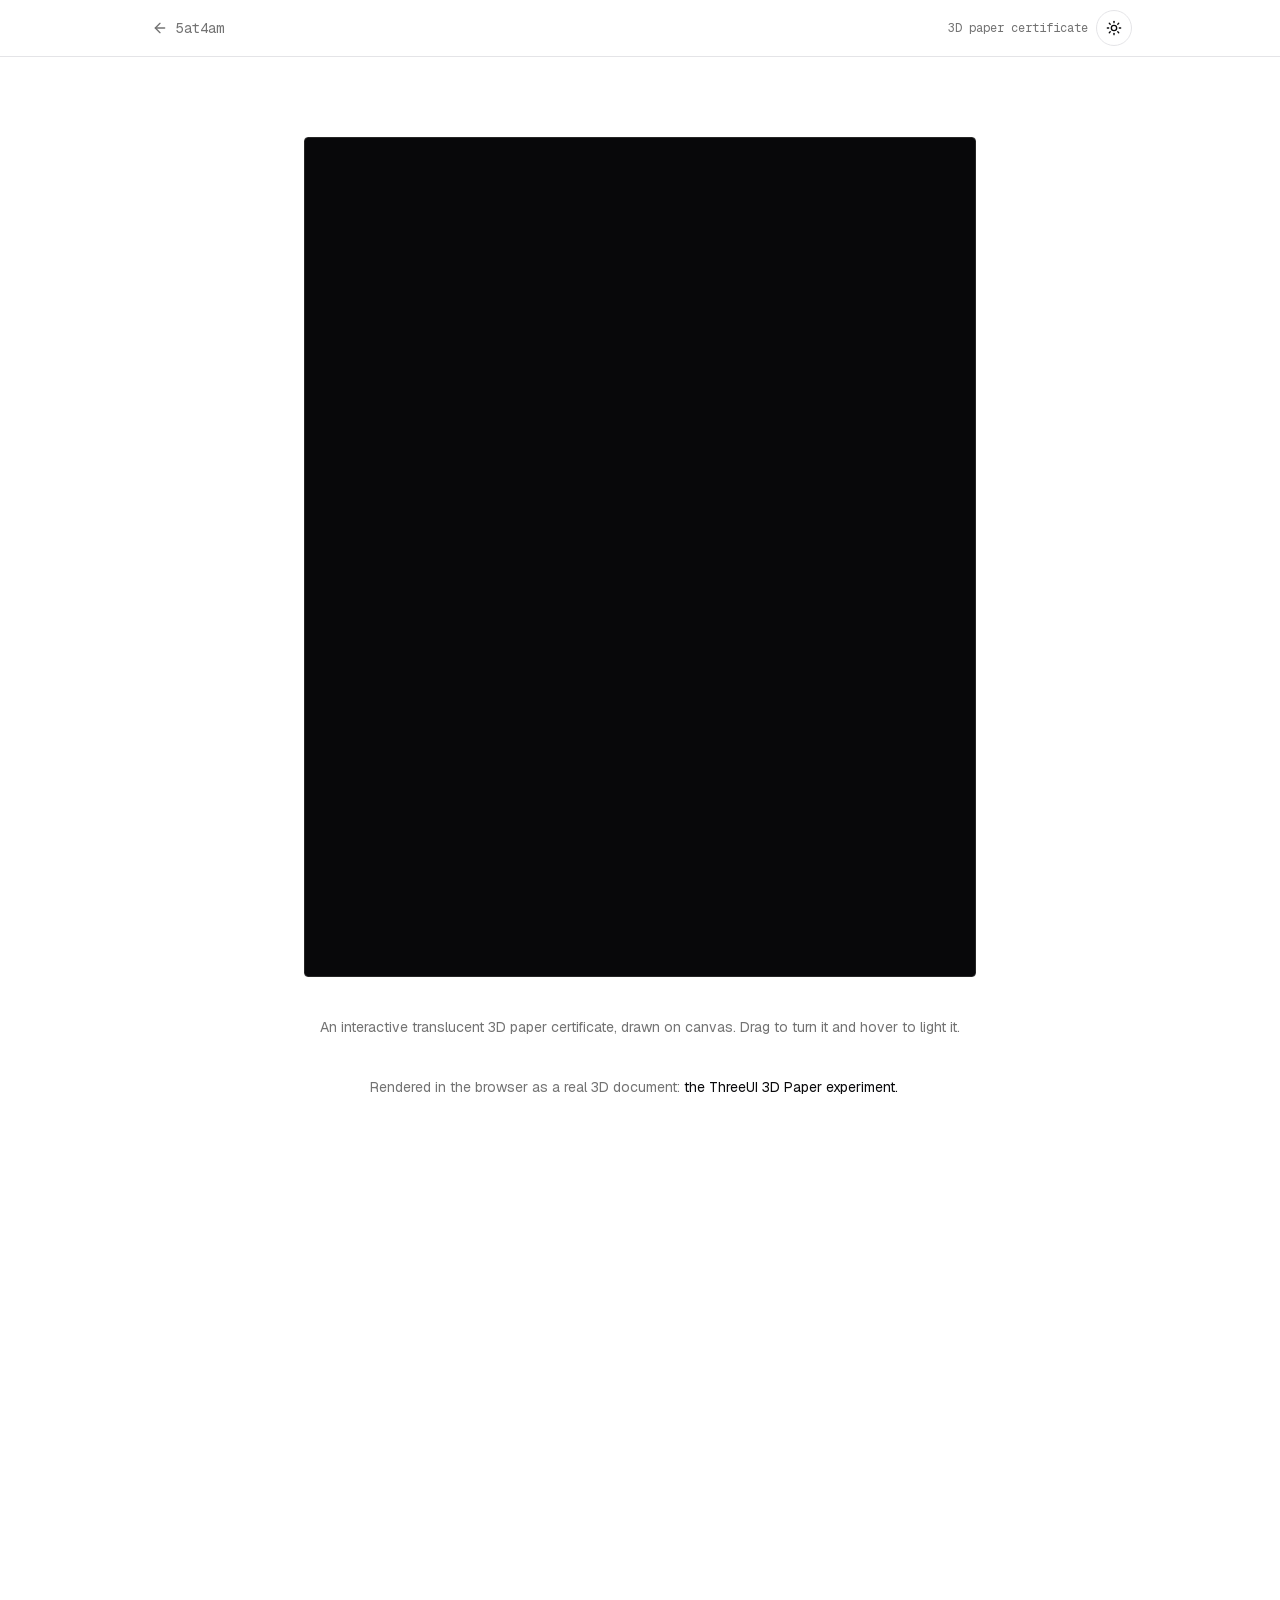
<file: paper.html>
<!DOCTYPE html><html lang="en" class="geist_a71539c9-module__T19VSG__variable geist_mono_8d43a2aa-module__8Li5zG__variable h-full scroll-pt-20 antialiased"><head><meta charSet="utf-8"/><meta name="viewport" content="width=device-width, initial-scale=1"/><link rel="preload" href="/_next/static/media/797e433ab948586e-s.p.0r6juujl39pe6.woff2" as="font" crossorigin="" type="font/woff2"/><link rel="preload" href="/_next/static/media/caa3a2e1cccd8315-s.p.0wgildi0cnwt9.woff2" as="font" crossorigin="" type="font/woff2"/><link rel="stylesheet" href="/_next/static/chunks/3d-1vk5hzu5rq.css" data-precedence="next"/><link rel="stylesheet" href="/_next/static/chunks/2iorc3eh1lsih.css" data-precedence="next"/><link rel="stylesheet" href="/_next/static/chunks/1rbiht-26kymt.css" data-precedence="next"/><link rel="preload" as="script" fetchPriority="low" href="/_next/static/chunks/310vm2bl3xxpt.js"/><script src="/_next/static/chunks/19mx3mg6lkumu.js" async=""></script><script src="/_next/static/chunks/0bma92pht_c97.js" async=""></script><script src="/_next/static/chunks/1eh83f1trsv72.js" async=""></script><script src="/_next/static/chunks/turbopack-32f_s3484xohk.js" async=""></script><script src="/_next/static/chunks/0oezvooo7f2z-.js" async=""></script><script src="/_next/static/chunks/2s3wrz1x73nrw.js" async=""></script><script src="/_next/static/chunks/0nyp6jhlxos21.js" async=""></script><script src="/_next/static/chunks/0z-mw79qo06d0.js" async=""></script><script src="/_next/static/chunks/43-p3ihp8hz5_.js" async=""></script><meta name="theme-color" content="#09090b"/><meta name="color-scheme" content="light dark"/><title>3D Paper Certificate | Satyam Raj</title><meta name="description" content="The Estrel.ai capstone certificate as an interactive translucent 3D paper document, rendered in the browser."/><meta name="application-name" content="Satyam Raj"/><link rel="author" href="https://5at4am.me"/><meta name="author" content="Satyam Raj"/><link rel="manifest" href="/manifest.webmanifest"/><meta name="keywords" content="Satyam Raj,AI engineer,LLM engineer,RAG,OCR,multi-agent systems,Python,FastAPI,LangChain,Bhopal,portfolio"/><meta name="referrer" content="origin-when-cross-origin"/><meta name="creator" content="Satyam Raj"/><meta name="publisher" content="Satyam Raj"/><meta name="robots" content="index, follow"/><meta name="googlebot" content="index, follow, max-video-preview:-1, max-image-preview:large, max-snippet:-1"/><meta name="category" content="technology"/><link rel="canonical" href="https://5at4am.me/paper"/><meta name="format-detection" content="telephone=no, address=no, email=no"/><meta name="mobile-web-app-capable" content="yes"/><meta name="apple-mobile-web-app-title" content="Satyam Raj"/><meta name="apple-mobile-web-app-status-bar-style" content="black-translucent"/><meta property="og:title" content="3D Paper Certificate | Satyam Raj"/><meta property="og:description" content="The Estrel.ai capstone certificate as an interactive translucent 3D paper document, rendered in the browser."/><meta property="og:url" content="https://5at4am.me/paper"/><meta property="og:site_name" content="Satyam Raj"/><meta property="og:locale" content="en_IN"/><meta property="og:image" content="https://5at4am.me/og.png"/><meta property="og:image:type" content="image/png"/><meta property="og:image:width" content="1200"/><meta property="og:image:height" content="630"/><meta property="og:image:alt" content="Satyam Raj, AI Engineer Intern at Estrel.ai"/><meta property="og:type" content="website"/><meta name="twitter:card" content="summary_large_image"/><meta name="twitter:title" content="3D Paper Certificate | Satyam Raj"/><meta name="twitter:description" content="The Estrel.ai capstone certificate as an interactive translucent 3D paper document, rendered in the browser."/><meta name="twitter:image" content="https://5at4am.me/og.png"/><meta name="twitter:image:alt" content="Satyam Raj, AI Engineer Intern at Estrel.ai"/><link rel="icon" href="/favicon.ico?favicon.2vob68tjqpejf.ico" sizes="256x256" type="image/x-icon"/><link rel="icon" href="/icon-192.png" type="image/png" sizes="192x192"/><link rel="icon" href="/icon-512.png" type="image/png" sizes="512x512"/><link rel="apple-touch-icon" href="/apple-touch-icon.png" sizes="180x180"/><meta name="next-size-adjust" content=""/><script src="/_next/static/chunks/0cz1d0mv5g_q7.js" noModule=""></script></head><body class="flex min-h-full flex-col bg-background text-foreground"><div hidden=""><!--$--><!--/$--></div><script type="application/ld+json">{"@context":"https://schema.org","@type":"Person","@id":"https://5at4am.me/#person","name":"Satyam Raj","alternateName":"5at4am","url":"https://5at4am.me","jobTitle":"AI Engineer Intern","description":"Satyam Raj, AI Engineer Intern at Estrel.ai. Builds LLM, RAG, OCR, and multi-agent systems end to end with Python, FastAPI, and LangChain.","email":"mailto:satraj6465@gmail.com","worksFor":{"@type":"Organization","name":"Estrel.ai"},"address":{"@type":"PostalAddress","addressLocality":"Bhopal","addressCountry":"IN"},"sameAs":["https://github.com/5at4am","https://linkedin.com/in/satyamraj001"],"knowsAbout":["Artificial Intelligence","Large Language Models","Retrieval-Augmented Generation","Optical Character Recognition","Multi-agent Systems","Workflow Automation","Python","FastAPI","LangChain","TypeScript","Next.js"],"affiliation":{"@type":"CollegeOrUniversity","name":"LNCT University, Bhopal","description":"B.Tech in Computer Science & Engineering (AI & ML), 2023-2027"},"hasCredential":[{"@type":"EducationalOccupationalCredential","name":"Certificate Program in Artificial Intelligence and Machine Learning, Gold (70% and above)","recognizedBy":{"@type":"Organization","name":"Aligned to IT-ITeS Sector Skills Council, NASSCOM competency standards"}},{"@type":"EducationalOccupationalCredential","name":"Machine Learning and Pattern Recognition, Deep Learning with Python, TensorFlow and Keras, and Neural Networks and Deep Learning","dateCreated":"2025-12","recognizedBy":{"@type":"Organization","name":"Samatrix Consulting Private Limited"}},{"@type":"EducationalOccupationalCredential","name":"R Programming, Data Analysis using Python, and Probability Modelling using Python","dateCreated":"2025-04","recognizedBy":{"@type":"Organization","name":"Samatrix Consulting Private Limited"}},{"@type":"EducationalOccupationalCredential","name":"Introduction to Modern AI","dateCreated":"2025-01","recognizedBy":{"@type":"Organization","name":"Cisco"}},{"@type":"EducationalOccupationalCredential","name":"Free Java Certification Course","dateCreated":"2024-11","identifier":"187305","recognizedBy":{"@type":"Organization","name":"DataFlair"}}]}</script><script type="application/ld+json">{"@context":"https://schema.org","@type":"WebSite","@id":"https://5at4am.me/#website","url":"https://5at4am.me","name":"Satyam Raj | 5at4am","alternateName":"5at4am.me","description":"Satyam Raj, AI Engineer Intern at Estrel.ai. Builds LLM, RAG, OCR, and multi-agent systems end to end with Python, FastAPI, and LangChain.","inLanguage":"en","publisher":{"@id":"https://5at4am.me/#person"}}</script><script>((a,b,c,d,e,f,g,h)=>{let i=document.documentElement,j=["light","dark"];function k(b){var c;(Array.isArray(a)?a:[a]).forEach(a=>{let c="class"===a,d=c&&f?e.map(a=>f[a]||a):e;c?(i.classList.remove(...d),i.classList.add(f&&f[b]?f[b]:b)):i.setAttribute(a,b)}),c=b,h&&j.includes(c)&&(i.style.colorScheme=c)}if(d)k(d);else try{let a=localStorage.getItem(b)||c,d=g&&"system"===a?window.matchMedia("(prefers-color-scheme: dark)").matches?"dark":"light":a;k(d)}catch(a){}})("class","theme","system",null,["light","dark"],null,true,true)</script><a href="#main" class="sr-only focus:not-sr-only focus:absolute focus:left-4 focus:top-4 focus:z-[110] focus:rounded-sm focus:border focus:border-border focus:bg-background focus:px-3 focus:py-2 focus:text-sm focus:outline-2 focus:outline-offset-2 focus:outline-foreground">Skip to content</a><div class="flex min-h-full flex-col"><header class="sticky top-0 z-50 border-b border-border bg-background/85 backdrop-blur-sm"><nav aria-label="Paper" class="mx-auto flex h-14 w-full max-w-5xl items-center gap-2 px-4 sm:px-6"><a class="flex items-center gap-2 text-sm text-muted-foreground transition-colors hover:text-foreground focus-visible:text-foreground" href="/"><svg xmlns="http://www.w3.org/2000/svg" width="24" height="24" viewBox="0 0 24 24" fill="none" stroke="currentColor" stroke-width="2" stroke-linecap="round" stroke-linejoin="round" class="lucide lucide-arrow-left size-4" aria-hidden="true"><path d="m12 19-7-7 7-7"></path><path d="M19 12H5"></path></svg><span class="font-mono">5at4am</span><span class="sr-only">, back to the resume site</span></a><p class="ml-auto hidden font-mono text-xs text-muted-foreground sm:block">3D paper certificate</p><button type="button" aria-label="Toggle theme" class="inline-flex size-9 items-center justify-center rounded-full border border-border bg-background shrink-0 sm:-mr-1"><svg xmlns="http://www.w3.org/2000/svg" width="24" height="24" viewBox="0 0 24 24" fill="none" stroke="currentColor" stroke-width="2" stroke-linecap="round" stroke-linejoin="round" class="lucide lucide-sun size-4 shrink-0 block" aria-hidden="true"><circle cx="12" cy="12" r="4"></circle><path d="M12 2v2"></path><path d="M12 20v2"></path><path d="m4.93 4.93 1.41 1.41"></path><path d="m17.66 17.66 1.41 1.41"></path><path d="M2 12h2"></path><path d="M20 12h2"></path><path d="m6.34 17.66-1.41 1.41"></path><path d="m19.07 4.93-1.41 1.41"></path></svg><svg xmlns="http://www.w3.org/2000/svg" width="24" height="24" viewBox="0 0 24 24" fill="none" stroke="currentColor" stroke-width="2" stroke-linecap="round" stroke-linejoin="round" class="lucide lucide-moon size-4 shrink-0 hidden" aria-hidden="true"><path d="M20.985 12.486a9 9 0 1 1-9.473-9.472c.405-.022.617.46.402.803a6 6 0 0 0 8.268 8.268c.344-.215.825-.004.803.401"></path></svg></button></nav></header><main id="main" tabindex="-1" data-curtain-page="true" class="relative z-10 flex-1 bg-background outline-none"><script type="application/ld+json">{"@context":"https://schema.org","@type":"WebPage","@id":"https://5at4am.me/paper#webpage","url":"https://5at4am.me/paper","name":"3D Paper Certificate | Satyam Raj","description":"The Estrel.ai capstone certificate as an interactive translucent 3D paper document, rendered in the browser.","isPartOf":{"@id":"https://5at4am.me/#website"},"about":{"@type":"EducationalOccupationalCredential","name":"Estrel.ai capstone certificate"},"inLanguage":"en","dateModified":"2026-10-27","primaryImageOfPage":{"@type":"ImageObject","url":"https://5at4am.me/og.png","width":1200,"height":630,"caption":"Satyam Raj, AI Engineer Intern at Estrel.ai"}}</script><script type="application/ld+json">{"@context":"https://schema.org","@type":"BreadcrumbList","itemListElement":[{"@type":"ListItem","position":1,"name":"Home","item":"https://5at4am.me"},{"@type":"ListItem","position":2,"name":"3D Paper Certificate","item":"https://5at4am.me/paper"}]}</script><section aria-labelledby="paper-heading" class="mx-auto flex w-full max-w-5xl flex-col items-center gap-10 px-4 py-16 sm:px-6 sm:py-20"><h1 id="paper-heading" class="sr-only">3D paper certificate for the Estrel.ai capstone</h1><div class="relative overflow-hidden rounded-sm border border-neutral-800 aspect-[4/5] w-full max-w-2xl"><div aria-hidden="true" class="absolute inset-0" style="background:#08080a"></div></div><p class="max-w-2xl text-center text-sm text-muted-foreground">An interactive translucent 3D paper certificate, drawn on canvas. Drag to turn it and hover to light it.</p><p class="text-sm text-muted-foreground">Rendered in the browser as a real 3D document:<!-- --> <a href="https://threeui.com/source-code/3d-paper.json" target="_blank" rel="noopener noreferrer" class="group relative inline-flex items-center rounded-sm text-foreground before:pointer-events-none before:absolute before:left-0 before:top-[1.5em] before:h-[0.05em] before:w-full before:bg-current before:content-[&#x27;&#x27;] before:origin-right before:scale-x-0 before:transition-transform before:duration-300 before:ease-[cubic-bezier(0.4,0,0.2,1)] before:motion-reduce:transition-none hover:before:origin-left hover:before:scale-x-100 focus-visible:before:origin-left focus-visible:before:scale-x-100 focus-visible:outline-2 focus-visible:outline-offset-4 focus-visible:outline-current">the ThreeUI 3D Paper experiment.<svg aria-hidden="true" class="ml-[0.3em] size-[0.55em] translate-y-1 opacity-0 transition-all duration-300 group-hover:translate-y-0 group-hover:opacity-100 group-focus-visible:translate-y-0 group-focus-visible:opacity-100 motion-reduce:transition-none" fill="none" viewBox="0 0 10 10" xmlns="http://www.w3.org/2000/svg"><path d="M1.004 9.166 9.337.833m0 0v8.333m0-8.333H1.004" stroke="currentColor" stroke-width="1.25" stroke-linecap="round" stroke-linejoin="round"></path></svg></a></p></section></main><div data-curtain-runway="true" class="curtain-runway" aria-hidden="true"></div><div data-curtain-footer="true" class="curtain-footer" inert=""><footer class="flex h-full flex-col justify-between bg-background"><div class="mx-auto w-full max-w-5xl px-4 pt-[clamp(2.5rem,7vh,6rem)] sm:px-6"><div class="flex flex-col gap-10 lg:flex-row lg:items-end lg:justify-between"><div class="max-w-xl"><p class="text-sm font-semibold uppercase tracking-[0.18em] text-muted-foreground">Availability</p><p class="mt-4 text-xl leading-snug font-medium text-balance sm:text-3xl">Open to full-time AI engineering opportunities starting in 2027.<span class="hidden sm:inline"> <!-- -->The fastest way to reach me is email.</span></p><div class="mt-6 flex flex-wrap items-center gap-3 sm:mt-8"><a href="mailto:satraj6465@gmail.com" class="inline-flex h-11 items-center justify-center rounded-full bg-foreground px-6 text-sm font-medium text-background transition-transform hover:scale-[1.02] focus-visible:outline-2 focus-visible:outline-offset-2 focus-visible:outline-foreground">Email me</a><a href="#projects" class="inline-flex h-11 items-center justify-center rounded-full border border-border px-6 text-sm font-medium transition-colors hover:bg-accent focus-visible:outline-2 focus-visible:outline-offset-2 focus-visible:outline-foreground">See the work</a></div></div><div class="shrink-0 lg:text-right"><p class="text-sm font-semibold uppercase tracking-[0.18em] text-muted-foreground">Bhopal, India</p><p class="mt-3 font-mono text-sm text-muted-foreground"><span>— your time</span></p></div></div></div><div class="mt-[clamp(1.5rem,4vh,4rem)]"><div class="marquee border-y border-border py-3" style="transform:rotate(-2.5deg);margin-inline:-6vw;width:112vw" aria-hidden="true"><div class="marquee-track font-mono text-xs uppercase tracking-[0.3em] text-muted-foreground"><span class="whitespace-nowrap">Python<span class="px-6 text-border" aria-hidden="true">/ </span></span><span class="whitespace-nowrap">FastAPI<span class="px-6 text-border" aria-hidden="true">/ </span></span><span class="whitespace-nowrap">LangChain<span class="px-6 text-border" aria-hidden="true">/ </span></span><span class="whitespace-nowrap">RAG<span class="px-6 text-border" aria-hidden="true">/ </span></span><span class="whitespace-nowrap">LLM Apps<span class="px-6 text-border" aria-hidden="true">/ </span></span><span class="whitespace-nowrap">Next.js<span class="px-6 text-border" aria-hidden="true">/ </span></span><span class="whitespace-nowrap">TypeScript<span class="px-6 text-border" aria-hidden="true">/ </span></span><span class="whitespace-nowrap">Automation<span class="px-6 text-border" aria-hidden="true">/ </span></span><span class="whitespace-nowrap">Python<span class="px-6 text-border" aria-hidden="true">/ </span></span><span class="whitespace-nowrap">FastAPI<span class="px-6 text-border" aria-hidden="true">/ </span></span><span class="whitespace-nowrap">LangChain<span class="px-6 text-border" aria-hidden="true">/ </span></span><span class="whitespace-nowrap">RAG<span class="px-6 text-border" aria-hidden="true">/ </span></span><span class="whitespace-nowrap">LLM Apps<span class="px-6 text-border" aria-hidden="true">/ </span></span><span class="whitespace-nowrap">Next.js<span class="px-6 text-border" aria-hidden="true">/ </span></span><span class="whitespace-nowrap">TypeScript<span class="px-6 text-border" aria-hidden="true">/ </span></span><span class="whitespace-nowrap">Automation<span class="px-6 text-border" aria-hidden="true">/ </span></span></div></div></div><div class="px-4 pt-[clamp(1rem,3vh,3.5rem)] pb-[clamp(0.5rem,1.5vh,1.5rem)] sm:px-6"><p data-curtain-word="true" aria-hidden="true" class="curtain-word text-center text-[clamp(3.5rem,min(19vw,22vh),15rem)]">5at4am</p></div><div class="border-t border-border"><div class="mx-auto flex w-full max-w-5xl flex-col gap-6 border-t border-border px-4 py-5 sm:px-6 md:flex-row md:items-start md:justify-between md:gap-10 md:py-8"><nav aria-labelledby="footer-sections-label"><h3 id="footer-sections-label" class="font-mono text-[11px] uppercase tracking-[0.18em] text-muted-foreground">Sections</h3><ul class="mt-2 flex flex-wrap gap-x-5 gap-y-1"><li><a href="#about" class="inline-block py-2 text-sm text-muted-foreground transition-colors hover:text-foreground focus-visible:text-foreground">About</a></li><li><a href="#experience" class="inline-block py-2 text-sm text-muted-foreground transition-colors hover:text-foreground focus-visible:text-foreground">Experience</a></li><li><a href="#projects" class="inline-block py-2 text-sm text-muted-foreground transition-colors hover:text-foreground focus-visible:text-foreground">Projects</a></li><li><a href="#skills" class="inline-block py-2 text-sm text-muted-foreground transition-colors hover:text-foreground focus-visible:text-foreground">Skills</a></li><li><a href="#achievements" class="inline-block py-2 text-sm text-muted-foreground transition-colors hover:text-foreground focus-visible:text-foreground">Achievements</a></li><li><a href="#contact" class="inline-block py-2 text-sm text-muted-foreground transition-colors hover:text-foreground focus-visible:text-foreground">Contact</a></li></ul></nav><nav aria-labelledby="footer-elsewhere-label" class="shrink-0 md:text-right"><h3 id="footer-elsewhere-label" class="font-mono text-[11px] uppercase tracking-[0.18em] text-muted-foreground">Elsewhere</h3><ul class="mt-2 flex items-center gap-1 md:justify-end"><li><a href="mailto:satraj6465@gmail.com" class="flex size-11 items-center justify-center rounded-full text-muted-foreground transition-colors hover:bg-accent hover:text-foreground focus-visible:bg-accent focus-visible:text-foreground"><span class="sr-only">satraj6465@gmail.com</span><svg xmlns="http://www.w3.org/2000/svg" width="24" height="24" viewBox="0 0 24 24" fill="none" stroke="currentColor" stroke-width="2" stroke-linecap="round" stroke-linejoin="round" class="lucide lucide-mail size-4" aria-hidden="true"><path d="m22 7-8.991 5.727a2 2 0 0 1-2.009 0L2 7"></path><rect x="2" y="4" width="20" height="16" rx="2"></rect></svg></a></li><li><a href="https://linkedin.com/in/satyamraj001" target="_blank" rel="noopener noreferrer" class="flex size-11 items-center justify-center rounded-full text-muted-foreground transition-colors hover:bg-accent hover:text-foreground focus-visible:bg-accent focus-visible:text-foreground"><span class="sr-only">linkedin.com/in/satyamraj001</span><svg xmlns="http://www.w3.org/2000/svg" viewBox="0 0 24 24" fill="none" stroke="currentColor" stroke-width="2" stroke-linecap="round" stroke-linejoin="round" aria-hidden="true" class="size-4"><path d="M16 8a6 6 0 0 1 6 6v7h-4v-7a2 2 0 0 0-4 0v7h-4v-7a6 6 0 0 1 6-6z"></path><rect width="4" height="12" x="2" y="9"></rect><circle cx="4" cy="4" r="2"></circle></svg></a></li><li><a href="https://github.com/5at4am" target="_blank" rel="noopener noreferrer" class="flex size-11 items-center justify-center rounded-full text-muted-foreground transition-colors hover:bg-accent hover:text-foreground focus-visible:bg-accent focus-visible:text-foreground"><span class="sr-only">github.com/5at4am</span><svg xmlns="http://www.w3.org/2000/svg" viewBox="0 0 24 24" fill="none" stroke="currentColor" stroke-width="2" stroke-linecap="round" stroke-linejoin="round" aria-hidden="true" class="size-4"><path d="M15 22v-4a4.8 4.8 0 0 0-1-3.5c3 0 6-2 6-5.5.08-1.25-.27-2.48-1-3.5.28-1.15.28-2.35 0-3.5 0 0-1 0-3 1.5-2.64-.5-5.36-.5-8 0C6 2 5 2 5 2c-.3 1.15-.3 2.35 0 3.5A5.403 5.403 0 0 0 4 9c0 3.5 3 5.5 6 5.5-.39.49-.68 1.05-.85 1.65-.17.6-.22 1.23-.15 1.85v4"></path><path d="M9 18c-4.51 2-5-2-7-2"></path></svg></a></li><li><a href="#top" class="flex size-11 items-center justify-center rounded-full text-muted-foreground transition-colors hover:bg-accent hover:text-foreground focus-visible:bg-accent focus-visible:text-foreground"><svg xmlns="http://www.w3.org/2000/svg" width="24" height="24" viewBox="0 0 24 24" fill="none" stroke="currentColor" stroke-width="2" stroke-linecap="round" stroke-linejoin="round" class="lucide lucide-arrow-up size-4" aria-hidden="true"><path d="m5 12 7-7 7 7"></path><path d="M12 19V5"></path></svg><span class="sr-only">Back to top</span></a></li></ul></nav></div><div class="mx-auto flex w-full max-w-5xl flex-col gap-1 border-t border-border px-4 py-4 text-xs text-muted-foreground sm:flex-row sm:items-center sm:justify-between sm:px-6 sm:py-5"><p>Built by <!-- -->Satyam Raj<!-- -->. <!-- -->5at4am.me</p><p><span>© <!-- -->2026</span> ·<!-- --> <a href="mailto:satraj6465@gmail.com" class="inline-block py-1.5 transition-colors hover:text-foreground">satraj6465@gmail.com</a></p></div></div></footer></div></div><!--$--><!--/$--><script src="/_next/static/chunks/310vm2bl3xxpt.js" id="_R_" async=""></script><script>(self.__next_f=self.__next_f||[]).push([0])</script><script>self.__next_f.push([1,"1:\"$Sreact.fragment\"\n8:I[68027,[\"/_next/static/chunks/0oezvooo7f2z-.js\"],\"default\",1]\n:HL[\"/_next/static/chunks/3d-1vk5hzu5rq.css\",\"style\"]\n:HL[\"/_next/static/chunks/2iorc3eh1lsih.css\",\"style\"]\n:HL[\"/_next/static/chunks/1rbiht-26kymt.css\",\"style\"]\n:HL[\"/_next/static/media/797e433ab948586e-s.p.0r6juujl39pe6.woff2\",\"font\",{\"crossOrigin\":\"\",\"type\":\"font/woff2\"}]\n:HL[\"/_next/static/media/caa3a2e1cccd8315-s.p.0wgildi0cnwt9.woff2\",\"font\",{\"crossOrigin\":\"\",\"type\":\"font/woff2\"}]\n2:T86c,{\"@context\":\"https://schema.org\",\"@type\":\"Person\",\"@id\":\"https://5at4am.me/#person\",\"name\":\"Satyam Raj\",\"alternateName\":\"5at4am\",\"url\":\"https://5at4am.me\",\"jobTitle\":\"AI Engineer Intern\",\"description\":\"Satyam Raj, AI Engineer Intern at Estrel.ai. Builds LLM, RAG, OCR, and multi-agent systems end to end with Python, FastAPI, and LangChain.\",\"email\":\"mailto:satraj6465@gmail.com\",\"worksFor\":{\"@type\":\"Organization\",\"name\":\"Estrel.ai\"},\"address\":{\"@type\":\"PostalAddress\",\"addressLocality\":\"Bhopal\",\"addressCountry\":\"IN\"},\"sameAs\":[\"https://github.com/5at4am\",\"https://linkedin.com/in/satyamraj001\"],\"knowsAbout\":[\"Artificial Intelligence\",\"Large Language Models\",\"Retrieval-Augmented Generation\",\"Optical Character Recognition\",\"Multi-agent Systems\",\"Workflow Automation\",\"Python\",\"FastAPI\",\"LangChain\",\"TypeScript\",\"Next.js\"],\"affiliation\":{\"@type\":\"CollegeOrUniversity\",\"name\":\"LNCT University, Bhopal\",\"description\":\"B.Tech in Computer Science \u0026 Engineering (AI \u0026 ML), 2023-2027\"},\"hasCredential\":[{\"@type\":\"EducationalOccupationalCredential\",\"name\":\"Certificate Program in Artificial Intelligence and Machine Learning, Gold (70% and above)\",\"recognizedBy\":{\"@type\":\"Organization\",\"name\":\"Aligned to IT-ITeS Sector Skills Council, NASSCOM competency standards\"}},{\"@type\":\"EducationalOccupationalCredential\",\"name\":\"Machine Learning and Pattern Recognition, Deep Learning with Python, TensorFlow and Keras, and Neural Networks and Deep Learning\",\"dateCreated\":\"2025-12\",\"recognizedBy\":{\"@type\":\"Organization\",\"name\":\"Samatrix Consulting Private Limited\"}},{\"@type\":\"EducationalOccupationalCredential\",\"name\":\"R Programming, Data Analysis using Python, and Probability Modelling using Python\",\"dateCreated\":\"2025-04\",\"recognizedBy\":{\"@type\":\"Organization\",\"name\":\"Samatrix Consulting Private Limited\"}},{\"@type\":\"EducationalOccupationalCredential\",\"name\":\"Introduction to Modern AI\",\"dateCreated\":\"2025-01\",\"recognizedBy\":{\"@type\":\"Organization\",\"name\":\"Cisco\"}},{\"@type\":\"EducationalOccupationalCredential\",\"name\":\"Free Java Certification Course\",\"dateCreated\":\"2024-11\",\"identifier\":\"187305\",\"recognizedBy\":{\"@type\":\"Organization\",\"name\":\"DataFlair\"}}]}6:X\n0:{\"P\":null,\"c\":[\"\",\"paper\"],\"q\":\"\",\"i\":false,\"f\":[[[\"\",{\"children\":[\"paper\",{\"children\":[\"__PAGE__\",{},\"$undefined\",\"$undefined\",4608]},\"$undefined\",\"$undefined\",4608]},\"$undefined\",\"$undefined\",4624],[[\"$\",\"$1\",\"c\",{\"children\":[[[\"$\",\"link\",\"0\",{\"rel\":\"stylesheet\",\"href\":\"/_next/static/chunks/3d-1vk5hzu5rq.css\",\"precedence\":\"next\",\"crossOrigin\":\"$undefined\",\"nonce\":\"$undefined\"}],[\"$\",\"link\",\"1\",{\"rel\":\"stylesheet\",\"href\":\"/_next/static/chunks/2iorc3eh1lsih.css\",\"precedence\":\"next\",\"crossOrigin\":\"$undefined\",\"nonce\":\"$undefined\"}],[\"$\",\"link\",\"2\",{\"rel\":\"stylesheet\",\"href\":\"/_next/static/chunks/1rbiht-26kymt.css\",\"precedence\":\"next\",\"crossOrigin\":\"$undefined\",\"nonce\":\"$undefined\"}],[\"$\",\"script\",\"script-0\",{\"src\":\"/_next/static/chunks/0oezvooo7f2z-.js\",\"async\":true,\"nonce\":\"$undefined\"}]],[\"$\",\"html\",null,{\"lang\":\"en\",\"suppressHydrationWarning\":true,\"className\":\"geist_a71539c9-module__T19VSG__variable geist_mono_8d43a2aa-module__8Li5zG__variable h-full scroll-pt-20 antialiased\",\"children\":[\"$\",\"body\",null,{\"className\":\"flex min-h-full flex-col bg-background text-foreground\",\"children\":[[[\"$\",\"script\",\"0\",{\"type\":\"application/ld+json\",\"suppressHydrationWarning\":true,\"dangerouslySetInnerHTML\":{\"__html\":\"$2\"}}],[\"$\",\"script\",\"1\",{\"type\":\"application/ld+json\",\"suppressHydrationWarning\":true,\"dangerouslySetInnerHTML\":{\"__html\":\"{\\\"@context\\\":\\\"https://schema.org\\\",\\\"@type\\\":\\\"WebSite\\\",\\\"@id\\\":\\\"https://5at4am.me/#website\\\",\\\"url\\\":\\\"https://5at4am.me\\\",\\\"name\\\":\\\"Satyam Raj | 5at4am\\\",\\\"alternateName\\\":\\\"5at4am.me\\\",\\\"description\\\":\\\"Satyam Raj, AI Engineer Intern at Estrel.ai. Builds LLM, RAG, OCR, and multi-agent systems end to end with Python, FastAPI, and LangChain.\\\",\\\"inLanguage\\\":\\\"en\\\",\\\"publisher\\\":{\\\"@id\\\":\\\"https://5at4am.me/#person\\\"}}\"}}]],\"$L3\"]}]}]]}],{\"children\":[\"$L4\",{\"children\":[\"$L5\",{},null,false,null]},null,false,\"$6\"]},null,false,null],\"$L7\",false]],\"m\":\"$undefined\",\"G\":[\"$8\",[\"$L9\",\"$La\",\"$Lb\"]],\"S\":true,\"h\":null,\"r\":\"$undefined\",\"s\":\"$undefined\",\"a\":\"$undefined\",\"l\":\"$undefined\",\"p\":\"$undefined\",\"d\":\"$undefined\",\"b\":\"PZcVV2mKieeuo_N9ClLj2\"}\nc:I[82102,[\"/_next/static/chunks/0oezvooo7f2z-.js\"],\"ThemeProvider\"]\nd:I[39756,[\"/_next/static/chunks/0oezvooo7f2z-.js\"],\"default\"]\ne:I[37457,[\"/_next/static/chunks/0oezvooo7f2z-.js\"],\"default\"]\nf:I[29306,[\"/_next/static/chunks/0oezvooo7f2z-.js\",\"/_next/static/chunks/2s3wrz1x73nrw.js\",\"/_next/static/chunks/0nyp6jhlxos21.js\"],\"default\"]\n10:I[22016,[\"/_next/static/chunks/0oezvooo7f2z-.js\",\"/_next/static/chunks/0z-mw79qo06d0.js\",\"/_next/static/chunks/0nyp6jhlxos21.js\",\"/_next/static/chunks/43-p3ihp8hz5_.js\"],\"\"]\n11:I[5014,[\"/_next/static/chunks/0oezvooo7f2z-.js\",\"/_next/static/chunks/0z-mw79qo06d0.js\",\"/_next/static/chunks/0nyp6jhlxos21.js\",\"/_next/static/chunks/43-p3ihp8hz5_.js\"],\"default\"]\n12:I[68726,[\"/_next/static/chunks/0oezvooo7f2z-.js\",\"/_next/static/chunks/0z-mw79qo06d0.js\",\"/_next/static/chunks/0nyp6jhlxos21.js\",\"/_next/static/chunks/43-p3ihp8hz5_.js\"],\"SimpleThemeToggle\"]\n13:I[52375,[\"/_next/static/chunks/0oezvooo7f2z-.js\",\"/_next/static/chunks/0z-mw79qo06d0.js\",\"/_next/static/chunks/0nyp6jhlxos21.js\",\"/_next/static/chunks/43-p3ihp8hz5_.js\"],\"ConnectThreeDPaper\"]\n1c:I[97367,[\"/_next/static/chunks/0oezvooo7f2z-.js\"],\"ViewportBoundary\"]\n1e:I[97367,[\"/_next/static/chunks/0oezvooo7f2z-.js\"],\"MetadataBoundary\"]\n1f:\"$Sreact.suspense\"\n3:[\"$\",\"$Lc\",null,{\"children\":[[\"$\",\"a\",null,{\"href\":\"#main\",\"className\":\"sr-only focus:not-sr-only focus:absolute focus:left-4 focus:top-4 focus:z-[110] focus:rounded-sm focus:border focus:border-border focus:bg-background focus:px-3 focus:py-2 focus:text-sm focus:outline-2 focus:outline-offset-2 focus:outline-foreground\",\"children\":\"Skip to content\"}],[\"$\",\"$Ld\",null,{\"parallelRouterKey\":\"children\",\"error\":\"$undefined\",\"errorStyles\":\"$undefined\",\"errorScripts\":\"$undefined\",\"template\":[\"$\",\"$Le\",null,{}],\"templateStyles\":\"$undefined\",\"templateScripts\":\"$undefined\",\"notFound\":[[\"$\",\"$Lf\",null,{}],[]],\"forbidden\":\"$undefined\",\"unauthorized\":\"$undefined\"}]]}]\n4:[\"$\",\"$1\",\"c\",{\"children\":[null,[\"$\",\"$Ld\",null,{\"parallelRouterKey\":\"children\",\"error\":\"$undefined\",\"errorStyles\":\"$undefined\",\"errorScripts\":\"$undefined\",\"template\":[\"$\",\"$Le\",null,{}],\"templateStyles\":\"$undefined\",\"templateScripts\":\"$undefined\",\"notFound\":\"$undefined\",\"forbidden\":\"$undefined\",\"unauthorized\":\"$undefined\"}]]}]\n5:[\"$\",\"$1\",\"c\",{\"children\":[[\"$\",\"div\",null,{\"className\":\"flex min-h-full flex-col\",\"children\":[[\"$\",\"header\",null,{\"className\":\"sticky top-0 z-50 border-b border-border bg-background/85 backdrop-blur-sm\",\"children\":[\"$\",\"nav\",null,{\"aria-label\":\"Paper\",\"className\":\"mx-auto flex h-14 w-full max-w-5xl items-center gap-2 px-4 sm:px-6\",\"children\":[[\"$\",\"$L10\",null,{\"href\":\"/\",\"className\":\"flex items-center gap-2 text-sm text-muted-foreground transition-colors hover:text-foreground focus-visible:text-foreground\",\"children\":[[\"$\",\"$L11\",null,{\"ref\":\"$undefined\",\"icon\":{\"name\":\"arrow-left\",\"size\":24,\"node\":[[\"path\",{\"d\":\"m12 19-7-7 7-7\",\"key\":\"1l729n\"}],[\"path\",{\"d\":\"M19 12H5\",\"key\":\"x3x0zl\"}]]},\"className\":\"size-4\",\"aria-hidden\":\"true\"}],[\"$\",\"span\",null,{\"className\":\"font-mono\",\"children\":\"5at4am\"}],[\"$\",\"span\",null,{\"className\":\"sr-only\",\"children\":\", back to the resume site\"}]]}],[\"$\",\"p\",null,{\"className\":\"ml-auto hidden font-mono text-xs text-muted-foreground sm:block\",\"children\":\"3D paper certificate\"}],[\"$\",\"$L12\",null,{\"className\":\"shrink-0 sm:-mr-1\"}]]}]}],[\"$\",\"main\",null,{\"id\":\"main\",\"tabIndex\":-1,\"data-curtain-page\":true,\"className\":\"relative z-10 flex-1 bg-background outline-none\",\"children\":[[[\"$\",\"script\",\"0\",{\"type\":\"application/ld+json\",\"suppressHydrationWarning\":true,\"dangerouslySetInnerHTML\":{\"__html\":\"{\\\"@context\\\":\\\"https://schema.org\\\",\\\"@type\\\":\\\"WebPage\\\",\\\"@id\\\":\\\"https://5at4am.me/paper#webpage\\\",\\\"url\\\":\\\"https://5at4am.me/paper\\\",\\\"name\\\":\\\"3D Paper Certificate | Satyam Raj\\\",\\\"description\\\":\\\"The Estrel.ai capstone certificate as an interactive translucent 3D paper document, rendered in the browser.\\\",\\\"isPartOf\\\":{\\\"@id\\\":\\\"https://5at4am.me/#website\\\"},\\\"about\\\":{\\\"@type\\\":\\\"EducationalOccupationalCredential\\\",\\\"name\\\":\\\"Estrel.ai capstone certificate\\\"},\\\"inLanguage\\\":\\\"en\\\",\\\"dateModified\\\":\\\"2026-10-27\\\",\\\"primaryImageOfPage\\\":{\\\"@type\\\":\\\"ImageObject\\\",\\\"url\\\":\\\"https://5at4am.me/og.png\\\",\\\"width\\\":1200,\\\"height\\\":630,\\\"caption\\\":\\\"Satyam Raj, AI Engineer Intern at Estrel.ai\\\"}}\"}}],[\"$\",\"script\",\"1\",{\"type\":\"application/ld+json\",\"suppressHydrationWarning\":true,\"dangerouslySetInnerHTML\":{\"__html\":\"{\\\"@context\\\":\\\"https://schema.org\\\",\\\"@type\\\":\\\"BreadcrumbList\\\",\\\"itemListElement\\\":[{\\\"@type\\\":\\\"ListItem\\\",\\\"position\\\":1,\\\"name\\\":\\\"Home\\\",\\\"item\\\":\\\"https://5at4am.me\\\"},{\\\"@type\\\":\\\"ListItem\\\",\\\"position\\\":2,\\\"name\\\":\\\"3D Paper Certificate\\\",\\\"item\\\":\\\"https://5at4am.me/paper\\\"}]}\"}}]],[\"$\",\"section\",null,{\"aria-labelledby\":\"paper-heading\",\"className\":\"mx-auto flex w-full max-w-5xl flex-col items-center gap-10 px-4 py-16 sm:px-6 sm:py-20\",\"children\":[[\"$\",\"h1\",null,{\"id\":\"paper-heading\",\"className\":\"sr-only\",\"children\":\"3D paper certificate for the Estrel.ai capstone\"}],[\"$\",\"$L13\",null,{\"variant\":\"estrel\",\"className\":\"aspect-[4/5] w-full max-w-2xl\"}],[\"$\",\"p\",null,{\"className\":\"max-w-2xl text-center text-sm text-muted-foreground\",\"children\":\"An interactive translucent 3D paper certificate, drawn on canvas. Drag to turn it and hover to light it.\"}],[\"$\",\"p\",null,{\"className\":\"text-sm text-muted-foreground\",\"children\":[\"Rendered in the browser as a real 3D document:\",\" \",[\"$\",\"a\",null,{\"href\":\"https://threeui.com/source-code/3d-paper.json\",\"target\":\"_blank\",\"rel\":\"noopener noreferrer\",\"className\":\"group relative inline-flex items-center rounded-sm text-foreground before:pointer-events-none before:absolute before:left-0 before:top-[1.5em] before:h-[0.05em] before:w-full before:bg-current before:content-[''] before:origin-right before:scale-x-0 before:transition-transform before:duration-300 before:ease-[cubic-bezier(0.4,0,0.2,1)] before:motion-reduce:transition-none hover:before:origin-left hover:before:scale-x-100 focus-visible:before:origin-left focus-visible:before:scale-x-100 focus-visible:outline-2 focus-visible:outline-offset-4 focus-visible:outline-current\",\"children\":[null,\"the ThreeUI 3D Paper experiment.\",\"$L14\"]}]]}]]}]]}],\"$L15\",\"$L16\",\"$undefined\",\"$L17\"]}],[\"$L18\",\"$L19\",\"$L1a\"],\"$L1b\"]}]\n7:[\"$\",\"$1\",\"h\",{\"children\":[null,[\"$\",\"$L1c\",null,{\"children\":\"$L1d\"}],[\"$\",\"div\",null,{\"hidden\":true,\"children\":[\"$\",\"$L1e\",null,{\"children\":[\"$\",\"$1f\",null,{\"name\":\"Next.Metadata\",\"children\":\"$L20\"}]}]}],[\"$\",\"meta\",null,{\"name\":\"next-size-adjust\",\"content\":\"\"}]]}]\n9:[\"$\",\"link\",\"0\",{\"rel\":\"stylesheet\",\"href\":\"/_next/static/chunks/3d-1vk5hzu5rq.css\",\"precedence\":\"next\",\"crossOrigin\":\"$undefined\",\"nonce\":\"$undefined\"}]\na:[\"$\",\"link\",\"1\",{\"rel\":\"stylesheet\",\"href\":\"/_next/static/chunks/2iorc3eh1lsih.css\",\"precedence\":\"next\",\"crossOrigin\":\"$undefined\",\"nonce\":\"$undefined\"}]\nb:[\"$\",\"link\",\"2\",{\"rel\":\"stylesheet\",\"href\":\"/_next/static/chunks/1rbiht-26kymt.css\",\"precedence\":\"next\",\"crossOrigin\":\"$undefined\",\"nonce\":\"$undefined\"}]\n21:I[21746,[\"/_next/static/chunks/0oezvooo7f2z-.js\",\"/_next/static/chunks/0z-mw79qo06d0.js\",\"/_next/static/chunks/0nyp6jhlxos21.js\",\"/_next/static/chunks/43-p3ihp8hz5_.js\"],\"ClientClock\"]\n29:I[98285,[\"/_next/static/chunks/0oezvooo7f2z-.js\",\"/_next/static/chunks/0z-mw79qo06d0.js\",\"/_next/static/chunks/0nyp6jhlxos21.js\",\"/_next/static/chunks/43-p3ihp8hz5_.js\"],\"CurtainScroll\"]\n2a:I[97367,[\"/_next/static/chunks/0oezvooo7f2z-.js\"],\"OutletBoundary\"]\n6:C\n14:[\"$\",\"svg\",null,{\"aria-hidden\":\"true\",\"className\":\"ml-[0.3em] size-[0.55em] translate-y-1 opacity-0 transition-all duration-300 group-hover:translate-y-0 group-hover:opacity-100 group-focus-visible:translate-y-0 group-focus-visible:opacity-100 motion-reduce:transition-none\",\"fill\":\"none\",\"viewBox\":\"0 0 10 10\",\"xmlns\":\"http://www.w3.org/2000/svg\",\"children\":[\"$\",\"path\",null,{\"d\":\"M1.004 9.166 9.337.833m0 0v8.333m0-8.333H1.004\",\"stroke\":\"currentColor\",\"strokeWidth\":\"1.25\",\"strokeLinecap\":\"round\",\"strokeLinejoin\":\"round\"}]}]\n15:[\"$\",\"div\",null,{\"data-curtain-runway\":true,\"className\":\"curtain-runway\",\"aria-hidden\":\"true\"}]\n16:[\"$\",\"div\",null,{\"data-curtain-footer\":true,\"className\":\"curtain-footer\",\"inert\":true,\"children\":[\"$\",\"footer\",null,{\"className\":\"flex h-full flex-col justify-between bg-background\",\"children\":[[\"$\",\"div\",null,{\"className\":\"mx-auto w-full max-w-5xl px-4 pt-[clamp(2.5rem,7vh,6rem)] sm:px-6\",\"children\":[\"$\",\"div\",null,{\"className\":\"flex flex-col gap-10 lg:flex-row lg:items-end lg:justify-between\",\"children\":[[\"$\",\"div\",null,{\"className\":\"max-w-xl\",\"children\":[[\"$\",\"p\",null,{\"className\":\"text-sm font-semibold uppercase tracking-[0.18em] text-muted-foreground\",\"children\":\"Availability\"}],[\"$\",\"p\",null,{\"className\":\"mt-4 text-xl leading-snug font-medium text-balance sm:text-3xl\",\"children\":[\"Open to full-time AI engineering opportunities starting in 2027.\",[\"$\",\"span\",null,{\"className\":\"hidden sm:inline\",\"children\":[\" \",\"The fastest way to reach me is email.\"]}]]}],[\"$\",\"div\",null,{\"className\":\"mt-6 flex flex-wrap items-center gap-3 sm:mt-8\",\"children\":[[\"$\",\"a\",null,{\"href\":\"mailto:satraj6465@gmail.com\",\"className\":\"inline-flex h-11 items-center justify-center rounded-full bg-foreground px-6 text-sm font-medium text-background transition-transform hover:scale-[1.02] focus-visible:outline-2 focus-visible:outline-offset-2 focus-visible:outline-foreground\",\"children\":\"Email me\"}],[\"$\",\"a\",null,{\"href\":\"#projects\",\"className\":\"inline-flex h-11 items-center justify-center rounded-full border border-border px-6 text-sm font-medium transition-colors hover:bg-accent focus-visible:outline-2 focus-visible:outline-offset-2 focus-visible:outline-foreground\",\"children\":\"See the work\"}]]}]]}],[\"$\",\"div\",null,{\"className\":\"shrink-0 lg:text-right\",\"children\":[[\"$\",\"p\",null,{\"className\":\"text-sm font-semibold uppercase tracking-[0.18em] text-muted-foreground\",\"children\":\"Bhopal, India\"}],[\"$\",\"p\",null,{\"className\":\"mt-3 font-mono text-sm text-muted-foreground\",\"children\":[\"$\",\"$L21\",null,{}]}]]}]]}]}],[\"$\",\"div\",null,{\"className\":\"mt-[clamp(1.5rem,4vh,4rem)]\",\"children\":[\"$\",\"div\",null,{\"className\":\"marquee border-y border-border py-3\",\"style\":{\"transform\":\"rotate(-2.5deg)\",\"marginInline\":\"-6vw\",\"width\":\"112vw\"},\"aria-hidden\":\"true\",\"children\":[\"$\",\"div\",null,{\"className\":\"marquee-track font-mono text-xs uppercase tracking-[0.3em] text-muted-foreground\",\"children\":[[\"$\",\"span\",\"Python-0\",{\"className\":\"whitespace-nowrap\",\"children\":[\"Python\",[\"$\",\"span\",null,{\"className\":\"px-6 text-border\",\"aria-hidden\":\"true\",\"children\":\"/ \"}]]}],[\"$\",\"span\",\"FastAPI-1\",{\"className\":\"whitespace-nowrap\",\"children\":[\"FastAPI\",[\"$\",\"span\",null,{\"className\":\"px-6 text-border\",\"aria-hidden\":\"true\",\"children\":\"/ \"}]]}],[\"$\",\"span\",\"LangChain-2\",{\"className\":\"whitespace-nowrap\",\"children\":[\"LangChain\",[\"$\",\"span\",null,{\"className\":\"px-6 text-border\",\"aria-hidden\":\"true\",\"children\":\"/ \"}]]}],[\"$\",\"span\",\"RAG-3\",{\"className\":\"whitespace-nowrap\",\"children\":[\"RAG\",[\"$\",\"span\",null,{\"className\":\"px-6 text-border\",\"aria-hidden\":\"true\",\"children\":\"/ \"}]]}],[\"$\",\"span\",\"LLM Apps-4\",{\"className\":\"whitespace-nowrap\",\"children\":[\"LLM Apps\",[\"$\",\"span\",null,{\"className\":\"px-6 text-border\",\"aria-hidden\":\"true\",\"children\":\"/ \"}]]}],[\"$\",\"span\",\"Next.js-5\",{\"className\":\"whitespace-nowrap\",\"children\":[\"Next.js\",[\"$\",\"span\",null,{\"className\":\"px-6 text-border\",\"aria-hidden\":\"true\",\"children\":\"/ \"}]]}],[\"$\",\"span\",\"TypeScript-6\",{\"className\":\"whitespace-nowrap\",\"children\":[\"TypeScript\",[\"$\",\"span\",null,{\"className\":\"px-6 text-border\",\"aria-hidden\":\"true\",\"children\":\"/ \"}]]}],[\"$\",\"span\",\"Automation-7\",{\"className\":\"whitespace-nowrap\",\"children\":[\"Automation\",[\"$\",\"span\",null,{\"className\":\"px-6 text-border\",\"aria-hidden\":\"true\",\"children\":\"/ \"}]]}],[\"$\",\"span\",\"Python-8\",{\"className\":\"whitespace-nowrap\",\"children\":[\"Python\",[\"$\",\"span\",null,{\"className\":\"px-6 text-border\",\"aria-hidden\":\"true\",\"children\":\"/ \"}]]}],[\"$\",\"span\",\"FastAPI-9\",{\"className\":\"whitespace-nowrap\",\"children\":[\"FastAPI\",[\"$\",\"span\",null,{\"className\":\"px-6 text-border\",\"aria-hidden\":\"true\",\"children\":\"/ \"}]]}],[\"$\",\"span\",\"LangChain-10\",{\"className\":\"whitespace-nowrap\",\"children\":[\"LangChain\",[\"$\",\"span\",null,{\"className\":\"px-6 text-border\",\"aria-hidden\":\"true\",\"children\":\"/ \"}]]}],[\"$\",\"span\",\"RAG-11\",{\"className\":\"whitespace-nowrap\",\"children\":[\"RAG\",\"$L22\"]}],\"$L23\",\"$L24\",\"$L25\",\"$L26\"]}]}]}],\"$L27\",\"$L28\"]}]}]\n17:[\"$\",\"$L29\",null,{}]\n18:[\"$\",\"script\",\"script-0\",{\"src\":\"/_next/static/chunks/0z-mw79qo06d0.js\",\"async\":true,\"nonce\":\"$undefined\"}]\n19:[\"$\",\"script\",\"script-1\",{\"src\":\"/_next/static/chunks/0nyp6jhlxos21.js\",\"async\":true,\"nonce\":\"$undefined\"}]\n1a:[\"$\",\"script\",\"script-2\",{\"src\":\"/_next/static/chunks/43-p3ihp8hz5_.js\",\"async\":true,\"nonce\":\"$undefined\"}]\n1b:[\"$\",\"$L2a\",null,{\"children\":[\"$\",\"$1f\",null,{\"name\":\"Next.MetadataOutlet\",\"children\":\"$@2b\"}]}]\n22:[\"$\",\"span\",null,{\"className\":\"px-6 text-border\",\"aria-hidden\":\"true\",\"children\":\"/ \"}]\n23:[\"$\",\"span\",\"LLM Apps-12\",{\"className\":\"whitespace-nowrap\",\"children\":[\"LLM Apps\",[\"$\",\"span\",null,{\"className\":\"px-6 text-border\",\"aria-hidden\":\"true\",\"children\":\"/ \"}]]}]\n24:[\"$\",\"span\",\"Next.js-13\",{\"className\":\"whitespace-nowrap\",\"children\":[\"Next.js\",[\"$\",\"span\",null,{\"className\":\"px-6 text-border\",\"aria-hidden\":\"true\",\"children\":\"/ \"}]]}]\n25:[\"$\",\"span\",\"TypeScript-14\",{\"className\":\"whitespace-nowrap\",\"children\":[\"TypeScript\",[\"$\",\"span\",null,{\"className\":\"px-6 text-border\",\"aria-hidden\":\"true\",\"children\":\"/ \"}]]}]\n26:[\"$\",\"span\",\"Automation-15\",{\"className\":\"whitespace-nowrap\",\"children\":[\"Automation\",[\"$\",\"span\",null,{\"className\":\"px-6 text-border\",\"aria-hidden\":\"true\",\"children\":\"/ \"}]]}]\n27:[\"$\",\"div\",null,{\"className\":\"px-4 pt-[clamp(1rem,3vh,3.5rem)] pb-[clamp(0.5rem,1.5vh,1.5rem)] sm:px-6\",\"children\":[\"$\",\"p\",null,{\"data-curtain-word\":true,\"aria-hidden\":\"true\",\"className\":\"curtain-word text-center text-[clamp(3.5rem,min(19vw,22vh),15rem)]\",\"children\":\"5at4am\"}]}]\n28:[\"$\",\"div\",null,{\"className\":\"border-t border-border\",\"children\":[[\"$\",\"div\",null,{\"className\":\"mx-auto flex w-full max-w-5xl flex-col gap-6 border-t border-border px-4 py-5 sm:px-6 md:flex-row md:items-start md:justify-between md:gap-10 md:py-8\",\"children\":[[\"$\",\"nav\",null,{\"aria-labelledby\":\"footer-sections-label\",\"children\":[[\"$\",\"h3\",null,{\"id\":\"footer-sections-label\",\"className\":\"font-mono text-[11px] uppercase tracking-[0.18em] text-muted-foreground\",\"children\":\"Sections\"}],[\"$\",\"ul\",null,{\"className\":\"mt-2 flex flex-wrap gap-x-5 gap-y-1\",\"children\":[[\"$\",\"li\",\"about\",{\"children\":[\"$\",\"a\",null,{\"href\":\"#about\",\"className\":\"inline-block py-2 text-sm text-muted-foreground transition-colors hover:text-foreground focus-visible:text-foreground\",\"children\":\"About\"}]}],[\"$\",\"li\",\"experience\",{\"children\":[\"$\",\"a\",null,{\"href\":\"#experience\",\"className\":\"inline-block py-2 text-sm text-muted-foreground transition-colors hover:text-foreground focus-visible:text-foreground\",\"children\":\"Experience\"}]}],[\"$\",\"li\",\"projects\",{\"children\":[\"$\",\"a\",null,{\"href\":\"#projects\",\"className\":\"inline-block py-2 text-sm text-muted-foreground transition-colors hover:text-foreground focus-visible:text-foreground\",\"children\":\"Projects\"}]}],[\"$\",\"li\",\"skills\",{\"children\":[\"$\",\"a\",null,{\"href\":\"#skills\",\"className\":\"inline-block py-2 text-sm text-muted-foreground transition-colors hover:text-foreground focus-visible:text-foreground\",\"children\":\"Skills\"}]}],[\"$\",\"li\",\"achievements\",{\"children\":[\"$\",\"a\",null,{\"href\":\"#achievements\",\"className\":\"inline-block py-2 text-sm text-muted-foreground transition-colors hover:text-foreground focus-visible:text-foreground\",\"children\":\"Achievements\"}]}],[\"$\",\"li\",\"contact\",{\"children\":[\"$\",\"a\",null,{\"href\":\"#contact\",\"className\":\"inline-block py-2 text-sm text-muted-foreground transition-colors hover:text-foreground focus-visible:text-foreground\",\"children\":\"Contact\"}]}]]}]]}],[\"$\",\"nav\",null,{\"aria-labelledby\":\"footer-elsewhere-label\",\"className\":\"shrink-0 md:text-right\",\"children\":[[\"$\",\"h3\",null,{\"id\":\"footer-elsewhere-label\",\"className\":\"font-mono text-[11px] uppercase tracking-[0.18em] text-muted-foreground\",\"children\":\"Elsewhere\"}],[\"$\",\"ul\",null,{\"className\":\"mt-2 flex items-center gap-1 md:justify-end\",\"children\":[[[\"$\",\"li\",\"satraj6465@gmail.com\",{\"children\":[\"$\",\"a\",null,{\"href\":\"mailto:satraj6465@gmail.com\",\"className\":\"flex size-11 items-center justify-center rounded-full text-muted-foreground transition-colors hover:bg-accent hover:text-foreground focus-visible:bg-accent focus-visible:text-foreground\",\"children\":[[\"$\",\"span\",null,{\"className\":\"sr-only\",\"children\":\"satraj6465@gmail.com\"}],[\"$\",\"$L11\",null,{\"ref\":\"$undefined\",\"icon\":{\"name\":\"mail\",\"size\":24,\"node\":[[\"path\",{\"d\":\"m22 7-8.991 5.727a2 2 0 0 1-2.009 0L2 7\",\"key\":\"132q7q\"}],[\"rect\",{\"x\":\"2\",\"y\":\"4\",\"width\":\"20\",\"height\":\"16\",\"rx\":\"2\",\"key\":\"izxlao\"}]]},\"className\":\"size-4\",\"aria-hidden\":\"true\"}]]}]}],[\"$\",\"li\",\"linkedin.com/in/satyamraj001\",{\"children\":[\"$\",\"a\",null,{\"href\":\"https://linkedin.com/in/satyamraj001\",\"target\":\"_blank\",\"rel\":\"noopener noreferrer\",\"className\":\"flex size-11 items-center justify-center rounded-full text-muted-foreground transition-colors hover:bg-accent hover:text-foreground focus-visible:bg-accent focus-visible:text-foreground\",\"children\":[[\"$\",\"span\",null,{\"className\":\"sr-only\",\"children\":\"linkedin.com/in/satyamraj001\"}],[\"$\",\"svg\",null,{\"xmlns\":\"http://www.w3.org/2000/svg\",\"viewBox\":\"0 0 24 24\",\"fill\":\"none\",\"stroke\":\"currentColor\",\"strokeWidth\":2,\"strokeLinecap\":\"round\",\"strokeLinejoin\":\"round\",\"aria-hidden\":\"true\",\"className\":\"size-4\",\"children\":[[\"$\",\"path\",null,{\"d\":\"M16 8a6 6 0 0 1 6 6v7h-4v-7a2 2 0 0 0-4 0v7h-4v-7a6 6 0 0 1 6-6z\"}],[\"$\",\"rect\",null,{\"width\":\"4\",\"height\":\"12\",\"x\":\"2\",\"y\":\"9\"}],[\"$\",\"circle\",null,{\"cx\":\"4\",\"cy\":\"4\",\"r\":\"2\"}]]}]]}]}],[\"$\",\"li\",\"github.com/5at4am\",{\"children\":[\"$\",\"a\",null,{\"href\":\"https://github.com/5at4am\",\"target\":\"_blank\",\"rel\":\"noopener noreferrer\",\"className\":\"flex size-11 items-center justify-center rounded-full text-muted-foreground transition-colors hover:bg-accent hover:text-foreground focus-visible:bg-accent focus-visible:text-foreground\",\"children\":[\"$L2c\",\"$L2d\"]}]}]],\"$L2e\"]}]]}]]}],\"$L2f\"]}]\n2c:[\"$\",\"span\",null,{\"className\":\"sr-only\",\"children\":\"github.com/5at4am\"}]\n2d:[\"$\",\"svg\",null,{\"xmlns\":\"http://www.w3.org/2000/svg\",\"viewBox\":\"0 0 24 24\",\"fill\":\"none\",\"stroke\":\"currentColor\",\"strokeWidth\":2,\"strokeLinecap\":\"round\",\"strokeLinejoin\":\"round\",\"aria-hidden\":\"true\",\"className\":\"size-4\",\"children\":[[\"$\",\"path\",null,{\"d\":\"M15 22v-4a4.8 4.8 0 0 0-1-3.5c3 0 6-2 6-5.5.08-1.25-.27-2.48-1-3.5.28-1.15.28-2.35 0-3.5 0 0-1 0-3 1.5-2.64-.5-5.36-.5-8 0C6 2 5 2 5 2c-.3 1.15-.3 2.35 0 3.5A5.403 5.403 0 0 0 4 9c0 3.5 3 5.5 6 5.5-.39.49-.68 1.05-.85 1.65-.17.6-.22 1.23-.15 1.85v4\"}],[\"$\",\"path\",null,{\"d\":\"M9 18c-4.51 2-5-2-7-2\"}]]}]\n2e:[\"$\",\"li\",null,{\"children\":[\"$\",\"a\",null,{\"href\":\"#top\",\"className\":\"flex size-11 items-center justify-center rounded-full text-muted-foreground transition-colors hover:bg-accent hover:text-foreground focus-visible:bg-accent focus-visible:text-foreground\",\"children\":[[\"$\",\"$L11\",null,{\"ref\":\"$undefined\",\"icon\":{\"name\":\"arrow-up\",\"size\":24,\"node\":[[\"path\",{\"d\":\"m5 12 7-7 7 7\",\"key\":\"hav0vg\"}],[\"path\",{\"d\":\"M12 19V5\",\"key\":\"x0mq9r\"}]]},\"className\":\"size-4\",\"aria-hidden\":\"true\"}],[\"$\",\"span\",null,{\"className\":\"sr-only\",\"children\":\"Back to top\"}]]}]}]\n2f:[\"$\",\"div\",null,{\"className\":\"mx-auto flex w-full max-w-5xl flex-col gap-1 border-t border-border px-4 py-4 text-xs text-muted-foreground sm:flex-row sm:items-center sm:justify-between sm:px-6 sm:py-5\",\"children\":[[\"$\",\"p\",null,{\"children\":[\"Built by \",\"Satyam Raj\",\". \",\"5at4am.me\"]}],[\"$\",\"p\",null,{\"children\":[[\"$\",\"span\",null,{\"suppressHydrationWarning\":true,\"children\":[\"© \",2026]}],\" ·\",\" \",[\"$\",\"a\",null,{\"href\":\"mailto:satraj6465@gmail.com\",\"className\":\"inline-block py-1.5 transition-colors hover:text-foreground\",\"children\":\"satraj6465@gmail.com\"}]]}]]}]\n1d:[[\"$\",\"meta\",\"0\",{\"charSet\":\"utf-8\"}],[\"$\",\"meta\",\"1\",{\"name\":\"viewport\",\"content\":\"width=device-width, initial-scale=1\"}],[\"$\",\"meta\",\"2\",{\"name\":\"theme-color\",\"content\":\"#09090b\"}],[\"$\",\"meta\",\"3\",{\"name\":\"color-scheme\",\"content\":\"light dark\"}]]\n30:I[27201,[\"/_next/static/chunks/0oezvooo7f2z-.js\"],\"IconMark\"]\n20:[[\"$\",\"title\",\"0\",{\"children\":\"3D Paper Certificate | Satyam Raj\"}],[\"$\",\"meta\",\"1\",{\"name\":\"description\",\"content\":\"The Estrel.ai capstone certificate as an interactive translucent 3D paper document, rendered in the browser.\"}],[\"$\",\"meta\",\"2\",{\"name\":\"application-name\",\"content\":\"Satyam Raj\"}],[\"$\",\"link\",\"3\",{\"rel\":\"author\",\"href\":\"https://5at4am.me\"}],[\"$\",\"meta\",\"4\",{\"name\":\"author\",\"content\":\"Satyam Raj\"}],[\"$\",\"link\",\"5\",{\"rel\":\"manifest\",\"href\":\"/manifest.webmanifest\",\"crossOrigin\":\"$undefined\"}],[\"$\",\"meta\",\"6\",{\"name\":\"keywords\",\"content\":\"Satyam Raj,AI engineer,LLM engineer,RAG,OCR,multi-agent systems,Python,FastAPI,LangChain,Bhopal,portfolio\"}],[\"$\",\"meta\",\"7\",{\"name\":\"referrer\",\"content\":\"origin-when-cross-origin\"}],[\"$\",\"meta\",\"8\",{\"name\":\"creator\",\"content\":\"Satyam Raj\"}],[\"$\",\"meta\",\"9\",{\"name\":\"publisher\",\"content\":\"Satyam Raj\"}],[\"$\",\"meta\",\"10\",{\"name\":\"robots\",\"content\":\"index, follow\"}],[\"$\",\"meta\",\"11\",{\"name\":\"googlebot\",\"content\":\"index, follow, max-video-preview:-1, max-image-preview:large, max-snippet:-1\"}],[\"$\",\"meta\",\"12\",{\"name\":\"category\",\"content\":\"technology\"}],[\"$\",\"link\",\"13\",{\"rel\":\"canonical\",\"href\":\"https://5at4am.me/paper\"}],[\"$\",\"meta\",\"14\",{\"name\":\"format-detection\",\"content\":\"telephone=no, address=no, email=no\"}],[\"$\",\"meta\",\"15\",{\"name\":\"mobile-web-app-capable\",\"content\":\"yes\"}],[\"$\",\"meta\",\"16\",{\"name\":\"apple-mobile-web-app-title\",\"content\":\"Satyam Raj\"}],[\"$\",\"meta\",\"17\",{\"name\":\"apple-mobile-web-app-status-bar-style\",\"content\":\"black-translucent\"}],[\"$\",\"meta\",\"18\",{\"property\":\"og:title\",\"content\":\"3D Paper Certificate | Satyam Raj\"}],[\"$\",\"meta\",\"19\",{\"property\":\"og:description\",\"content\":\"The Estrel.ai capstone certificate as an interactive translucent 3D paper document, rendered in the browser.\"}],[\"$\",\"meta\",\"20\",{\"property\":\"og:url\",\"content\":\"https://5at4am.me/paper\"}],[\"$\",\"meta\",\"21\",{\"property\":\"og:site_name\",\"content\":\"Satyam Raj\"}],[\"$\",\"meta\",\"22\",{\"property\":\"og:locale\",\"content\":\"en_IN\"}],[\"$\",\"meta\",\"23\",{\"property\":\"og:image\",\"content\":\"https://5at4am.me/og.png\"}],[\"$\",\"meta\",\"24\",{\"property\":\"og:image:type\",\"content\":\"image/png\"}],[\"$\",\"meta\",\"25\",{\"property\":\"og:image:width\",\"content\":\"1200\"}],[\"$\",\"meta\",\"26\",{\"property\":\"og:image:height\",\"content\":\"630\"}],[\"$\",\"meta\",\"27\",{\"property\":\"og:image:alt\",\"content\":\"Satyam Raj, AI Engineer Intern at Estrel.ai\"}],[\"$\",\"meta\",\"28\",{\"property\":\"og:type\",\"content\":\"website\"}],[\"$\",\"meta\",\"29\",{\"name\":\"twitter:card\",\"content\":\"summary_large_image\"}],[\"$\",\"meta\",\"30\",{\"name\":\"twitter:title\",\"content\":\"3D Paper Certificate | Satyam Raj\"}],[\"$\",\"meta\",\"31\",{\"name\":\"twitter:description\",\"content\":\"The Estrel.ai capstone certificate as an interactive translucent 3D paper document, rendered in the browser.\"}],[\"$\",\"meta\",\"32\",{\"name\":\"twitter:image\",\"content\":\"https://5at4am.me/og.png\"}],[\"$\",\"meta\",\"33\",{\"name\":\"twitter:image:alt\",\"content\":\"Satyam Raj, AI Engineer Intern at Estrel.ai\"}],[\"$\",\"link\",\"34\",{\"rel\":\"icon\",\"href\":\"/favicon.ico?favicon.2vob68tjqpejf.ico\",\"sizes\":\"256x256\",\"type\":\"image/x-icon\"}],[\"$\",\"link\",\"35\",{\"rel\":\"icon\",\"href\":\"/icon-192.png\",\"type\":\"image/png\",\"sizes\":\"192x192\"}],[\"$\",\"link\",\"36\",{\"rel\":\"icon\",\"href\":\"/icon-512.png\",\"type\":\"image/png\",\"sizes\":\"512x512\"}],[\"$\",\"link\",\"37\",{\"rel\":\"apple-touch-icon\",\"href\":\"/apple-touch-icon.png\",\"sizes\":\"180x180\"}],[\"$\",\"$L30\",\"38\",{}]]\n2b:null\n"])</script></body></html>
</file>
<file: _next/static/chunks/3d-1vk5hzu5rq.css>
@font-face{font-family:Geist;font-style:normal;font-weight:100 900;font-display:swap;src:url(../media/fef07dbb0973bf53-s.3p2_lha1f2xer.woff2)format("woff2");unicode-range:U+460-52F,U+1C80-1C8A,U+20B4,U+2DE0-2DFF,U+A640-A69F,U+FE2E-FE2F}@font-face{font-family:Geist;font-style:normal;font-weight:100 900;font-display:swap;src:url(../media/8a480f0b521d4e75-s.1qq4vpdcun5oj.woff2)format("woff2");unicode-range:U+301,U+400-45F,U+490-491,U+4B0-4B1,U+2116}@font-face{font-family:Geist;font-style:normal;font-weight:100 900;font-display:swap;src:url(../media/53b9e256198e5412-s.390ncx5urfkfu.woff2)format("woff2");unicode-range:U+102-103,U+110-111,U+128-129,U+168-169,U+1A0-1A1,U+1AF-1B0,U+300-301,U+303-304,U+308-309,U+323,U+329,U+1EA0-1EF9,U+20AB}@font-face{font-family:Geist;font-style:normal;font-weight:100 900;font-display:swap;src:url(../media/7178b3e590c64307-s.21jp631_3pja2.woff2)format("woff2");unicode-range:U+100-2BA,U+2BD-2C5,U+2C7-2CC,U+2CE-2D7,U+2DD-2FF,U+304,U+308,U+329,U+1D00-1DBF,U+1E00-1E9F,U+1EF2-1EFF,U+2020,U+20A0-20AB,U+20AD-20C4,U+2113,U+2C60-2C7F,U+A720-A7FF}@font-face{font-family:Geist;font-style:normal;font-weight:100 900;font-display:swap;src:url(../media/caa3a2e1cccd8315-s.p.0wgildi0cnwt9.woff2)format("woff2");unicode-range:U+??,U+131,U+152-153,U+2BB-2BC,U+2C6,U+2DA,U+2DC,U+304,U+308,U+329,U+2000-206F,U+20AC,U+2122,U+2191,U+2193,U+2212,U+2215,U+FEFF,U+FFFD}@font-face{font-family:Geist Fallback;src:local(Arial);ascent-override:95.94%;descent-override:28.16%;line-gap-override:0.0%;size-adjust:104.76%}.geist_a71539c9-module__T19VSG__className{font-family:Geist,Geist Fallback;font-style:normal}.geist_a71539c9-module__T19VSG__variable{--font-geist-sans:"Geist", "Geist Fallback"}
@font-face{font-family:Geist Mono;font-style:normal;font-weight:100 900;font-display:swap;src:url(../media/5ce348bf30bf5439-s.31988l_ccedte.woff2)format("woff2");unicode-range:U+460-52F,U+1C80-1C8A,U+20B4,U+2DE0-2DFF,U+A640-A69F,U+FE2E-FE2F}@font-face{font-family:Geist Mono;font-style:normal;font-weight:100 900;font-display:swap;src:url(../media/4fa387ec64143e14-s.2tuy5pz7dlieh.woff2)format("woff2");unicode-range:U+301,U+400-45F,U+490-491,U+4B0-4B1,U+2116}@font-face{font-family:Geist Mono;font-style:normal;font-weight:100 900;font-display:swap;src:url(../media/6306c77e7c8268e4-s.2dbetqa9o8jxf.woff2)format("woff2");unicode-range:U+2000-2001,U+2004-2008,U+200A,U+23B8-23BD,U+2500-259F}@font-face{font-family:Geist Mono;font-style:normal;font-weight:100 900;font-display:swap;src:url(../media/7d817b4c03b0c5f1-s.1uyisp29ctx0d.woff2)format("woff2");unicode-range:U+102-103,U+110-111,U+128-129,U+168-169,U+1A0-1A1,U+1AF-1B0,U+300-301,U+303-304,U+308-309,U+323,U+329,U+1EA0-1EF9,U+20AB}@font-face{font-family:Geist Mono;font-style:normal;font-weight:100 900;font-display:swap;src:url(../media/bbc41e54d2fcbd21-s.1rgnod-3esatf.woff2)format("woff2");unicode-range:U+100-2BA,U+2BD-2C5,U+2C7-2CC,U+2CE-2D7,U+2DD-2FF,U+304,U+308,U+329,U+1D00-1DBF,U+1E00-1E9F,U+1EF2-1EFF,U+2020,U+20A0-20AB,U+20AD-20C4,U+2113,U+2C60-2C7F,U+A720-A7FF}@font-face{font-family:Geist Mono;font-style:normal;font-weight:100 900;font-display:swap;src:url(../media/797e433ab948586e-s.p.0r6juujl39pe6.woff2)format("woff2");unicode-range:U+??,U+131,U+152-153,U+2BB-2BC,U+2C6,U+2DA,U+2DC,U+304,U+308,U+329,U+2000-206F,U+20AC,U+2122,U+2191,U+2193,U+2212,U+2215,U+FEFF,U+FFFD}@font-face{font-family:Geist Mono Fallback;src:local(Arial);ascent-override:74.67%;descent-override:21.92%;line-gap-override:0.0%;size-adjust:134.59%}.geist_mono_8d43a2aa-module__8Li5zG__className{font-family:Geist Mono,Geist Mono Fallback;font-style:normal}.geist_mono_8d43a2aa-module__8Li5zG__variable{--font-geist-mono:"Geist Mono", "Geist Mono Fallback"}
</file>
<file: _next/static/chunks/2iorc3eh1lsih.css>
@layer properties{@supports (((-webkit-hyphens:none)) and (not (margin-trim:inline))) or ((-moz-orient:inline) and (not (color:rgb(from red r g b)))){:root,:host{--shimmer-angle:20deg;--about-wash:.34}*,:before,:after,::backdrop{--tw-translate-x:0;--tw-translate-y:0;--tw-translate-z:0;--tw-scale-x:1;--tw-scale-y:1;--tw-scale-z:1;--tw-rotate-x:initial;--tw-rotate-y:initial;--tw-rotate-z:initial;--tw-skew-x:initial;--tw-skew-y:initial;--tw-space-y-reverse:0;--tw-space-x-reverse:0;--tw-divide-y-reverse:0;--tw-border-style:solid;--tw-gradient-position:initial;--tw-gradient-from:#0000;--tw-gradient-via:#0000;--tw-gradient-to:#0000;--tw-gradient-stops:initial;--tw-gradient-via-stops:initial;--tw-gradient-from-position:0%;--tw-gradient-via-position:50%;--tw-gradient-to-position:100%;--tw-leading:initial;--tw-font-weight:initial;--tw-tracking:initial;--tw-ordinal:initial;--tw-slashed-zero:initial;--tw-numeric-figure:initial;--tw-numeric-spacing:initial;--tw-numeric-fraction:initial;--tw-shadow:0 0 #0000;--tw-shadow-color:initial;--tw-shadow-alpha:100%;--tw-inset-shadow:0 0 #0000;--tw-inset-shadow-color:initial;--tw-inset-shadow-alpha:100%;--tw-ring-color:initial;--tw-ring-shadow:0 0 #0000;--tw-inset-ring-color:initial;--tw-inset-ring-shadow:0 0 #0000;--tw-ring-inset:initial;--tw-ring-offset-width:0px;--tw-ring-offset-color:#fff;--tw-ring-offset-shadow:0 0 #0000;--tw-outline-style:solid;--tw-blur:initial;--tw-brightness:initial;--tw-contrast:initial;--tw-grayscale:initial;--tw-hue-rotate:initial;--tw-invert:initial;--tw-opacity:initial;--tw-saturate:initial;--tw-sepia:initial;--tw-drop-shadow:initial;--tw-drop-shadow-color:initial;--tw-drop-shadow-alpha:100%;--tw-drop-shadow-size:initial;--tw-backdrop-blur:initial;--tw-backdrop-brightness:initial;--tw-backdrop-contrast:initial;--tw-backdrop-grayscale:initial;--tw-backdrop-hue-rotate:initial;--tw-backdrop-invert:initial;--tw-backdrop-opacity:initial;--tw-backdrop-saturate:initial;--tw-backdrop-sepia:initial;--tw-duration:initial;--tw-ease:initial;--tw-text-shadow-color:initial;--tw-text-shadow-alpha:100%;--tw-content:"";--tw-animation-delay:0s;--tw-animation-direction:normal;--tw-animation-duration:initial;--tw-animation-fill-mode:none;--tw-animation-iteration-count:1;--tw-enter-blur:0;--tw-enter-opacity:1;--tw-enter-rotate:0;--tw-enter-scale:1;--tw-enter-translate-x:0;--tw-enter-translate-y:0;--tw-exit-blur:0;--tw-exit-opacity:1;--tw-exit-rotate:0;--tw-exit-scale:1;--tw-exit-translate-x:0;--tw-exit-translate-y:0;--scroll-fade-t:0px;--scroll-fade-b:0px;--scroll-fade-s:0px;--scroll-fade-e:0px;--scroll-fade-mask:initial;--shimmer-image:initial;--shimmer-text-fill:initial}}}@layer theme{:root,:host{--font-sans:var(--font-geist-sans);--font-serif:ui-serif, Georgia, Cambria, "Times New Roman", Times, serif;--font-mono:var(--font-geist-mono);--color-red-500:#fb2c36;--color-red-600:#e40014;--color-red-700:#bf000f;--color-yellow-500:#edb200;--color-yellow-600:#cd8900;--color-green-500:#00c758;--color-green-600:#00a544;--color-blue-50:#eff6ff;--color-blue-100:#dbeafe;--color-blue-200:#bedbff;--color-blue-300:#90c5ff;--color-blue-400:#54a2ff;--color-blue-500:#3080ff;--color-blue-600:#155dfc;--color-blue-700:#1447e6;--color-blue-800:#193cb8;--color-blue-900:#1c398e;--color-purple-500:#ac4bff;--color-purple-600:#9810fa;--color-pink-500:#f6339a;--color-gray-50:#f9fafb;--color-gray-100:#f3f4f6;--color-gray-200:#e5e7eb;--color-gray-300:#d1d5dc;--color-gray-400:#99a1af;--color-gray-500:#6a7282;--color-gray-600:#4a5565;--color-gray-700:#364153;--color-gray-800:#1e2939;--color-gray-900:#101828;--color-gray-950:#030712;--color-zinc-50:#fafafa;--color-zinc-100:#f4f4f5;--color-zinc-200:#e4e4e7;--color-zinc-300:#d4d4d8;--color-zinc-400:#9f9fa9;--color-zinc-500:#71717b;--color-zinc-950:#09090b;--color-neutral-200:#e5e5e5;--color-neutral-300:#d4d4d4;--color-neutral-500:#737373;--color-neutral-700:#404040;--color-neutral-800:#262626;--color-black:#000;--color-white:#fff;--spacing:.25rem;--breakpoint-xl:80rem;--container-xs:20rem;--container-sm:24rem;--container-md:28rem;--container-lg:32rem;--container-xl:36rem;--container-2xl:42rem;--container-4xl:56rem;--container-5xl:64rem;--container-7xl:80rem;--text-xs:.75rem;--text-xs--line-height:calc(1 / .75);--text-sm:.875rem;--text-sm--line-height:calc(1.25 / .875);--text-base:1rem;--text-base--line-height:calc(1.5 / 1);--text-lg:1.125rem;--text-lg--line-height:calc(1.75 / 1.125);--text-xl:1.25rem;--text-xl--line-height:calc(1.75 / 1.25);--text-2xl:1.5rem;--text-2xl--line-height:calc(2 / 1.5);--text-3xl:1.875rem;--text-3xl--line-height:calc(2.25 / 1.875);--text-4xl:2.25rem;--text-4xl--line-height:calc(2.5 / 2.25);--text-5xl:3rem;--text-5xl--line-height:1;--text-6xl:3.75rem;--text-6xl--line-height:1;--font-weight-thin:100;--font-weight-light:300;--font-weight-normal:400;--font-weight-medium:500;--font-weight-semibold:600;--font-weight-bold:700;--font-weight-black:900;--tracking-tighter:-.05em;--tracking-tight:-.025em;--tracking-normal:0em;--tracking-wide:.025em;--tracking-wider:.05em;--tracking-widest:.1em;--leading-tight:1.25;--leading-snug:1.375;--leading-normal:1.5;--leading-relaxed:1.625;--leading-loose:2;--radius-sm:var(--vng-radius-sm);--radius-md:var(--vng-radius-md);--radius-lg:var(--vng-radius-lg);--radius-xl:calc(var(--radius) * 1.4);--radius-2xl:calc(var(--radius) * 1.8);--radius-3xl:calc(var(--radius) * 2.2);--shadow-sm:0 1px 3px 0 #0000001a, 0 1px 2px -1px #0000001a;--shadow-md:0 4px 6px -1px #0000001a, 0 2px 4px -2px #0000001a;--shadow-lg:0 10px 15px -3px #0000001a, 0 4px 6px -4px #0000001a;--shadow-xl:0 20px 25px -5px #0000001a, 0 8px 10px -6px #0000001a;--shadow-2xl:0 25px 50px -12px #00000040;--ease-in:cubic-bezier(.4, 0, 1, 1);--ease-out:cubic-bezier(0, 0, .2, 1);--ease-in-out:cubic-bezier(.4, 0, .2, 1);--animate-spin:spin 1s linear infinite;--animate-pulse:pulse 2s cubic-bezier(.4, 0, .6, 1) infinite;--animate-bounce:bounce 1s infinite;--blur-sm:8px;--blur-md:12px;--aspect-video:16 / 9;--default-transition-duration:.15s;--default-transition-timing-function:cubic-bezier(.4, 0, .2, 1);--default-font-family:var(--font-geist-sans);--default-mono-font-family:var(--font-geist-mono);--color-background:var(--background);--color-foreground:var(--foreground);--font-heading:var(--font-geist-sans);--color-ring:var(--ring);--color-input:var(--input);--color-border:var(--border);--color-destructive:var(--destructive);--color-accent-foreground:var(--accent-foreground);--color-accent:var(--accent);--color-muted-foreground:var(--muted-foreground);--color-muted:var(--muted);--color-secondary-foreground:var(--secondary-foreground);--color-secondary:var(--secondary);--color-primary-foreground:var(--primary-foreground);--color-primary:var(--primary);--color-popover-foreground:var(--popover-foreground);--color-popover:var(--popover);--color-card-foreground:var(--card-foreground);--color-card:var(--card);--ring:var(--ring);--destructive:var(--destructive);--secondary-foreground:var(--secondary-foreground);--secondary:var(--secondary);--primary-foreground:var(--primary-foreground);--primary:var(--primary);--border:var(--border);--foreground:var(--foreground);--background:var(--background);--vng-transition-speed-slow:var(--vng-transition-speed-slow);--vng-transition-speed:var(--vng-transition-speed);--vng-space-lg:var(--vng-space-lg);--vng-space-md:var(--vng-space-md);--vng-space-sm:var(--vng-space-sm);--vng-space-xs:var(--vng-space-xs);--vng-radius-lg:var(--vng-radius-lg);--vng-radius-md:var(--vng-radius-md);--vng-radius-sm:var(--vng-radius-sm)}@supports (color:lab(0% 0 0)){:root,:host{--color-red-500:lab(55.4814% 75.0732 48.8528);--color-red-600:lab(48.4493% 77.4328 61.5452);--color-red-700:lab(40.4273% 67.2623 53.7441);--color-yellow-500:lab(76.3898% 14.5258 98.4589);--color-yellow-600:lab(62.7799% 22.4198 86.1544);--color-green-500:lab(70.5521% -66.5147 45.8072);--color-green-600:lab(59.0978% -58.6621 41.2579);--color-blue-50:lab(96.492% -1.14647 -5.11479);--color-blue-100:lab(92.0301% -2.24757 -11.6453);--color-blue-200:lab(86.15% -4.04379 -21.0797);--color-blue-300:lab(77.5052% -6.4629 -36.42);--color-blue-400:lab(65.0361% -1.42062 -56.9803);--color-blue-500:lab(54.1736% 13.3368 -74.6839);--color-blue-600:lab(44.0605% 29.0279 -86.0352);--color-blue-700:lab(36.9089% 35.0961 -85.6872);--color-blue-800:lab(30.2514% 27.7854 -70.2699);--color-blue-900:lab(26.1542% 15.7545 -51.5504);--color-purple-500:lab(52.0183% 66.11 -78.2316);--color-purple-600:lab(43.0295% 75.21 -86.5669);--color-pink-500:lab(56.9303% 76.8162 -8.07021);--color-gray-50:lab(98.2596% -.247031 -.706708);--color-gray-100:lab(96.1596% -.082314 -1.13575);--color-gray-200:lab(91.6229% -.159085 -2.26791);--color-gray-300:lab(85.1236% -.612259 -3.7138);--color-gray-400:lab(65.9269% -.832707 -8.17474);--color-gray-500:lab(47.7841% -.393212 -10.0268);--color-gray-600:lab(35.6337% -1.58697 -10.8425);--color-gray-700:lab(27.1134% -.956401 -12.3224);--color-gray-800:lab(16.1051% -1.18239 -11.7533);--color-gray-900:lab(8.11897% .811279 -12.254);--color-gray-950:lab(1.90334% .278696 -5.48866);--color-zinc-50:lab(98.26% 0 0);--color-zinc-100:lab(96.1634% .0993013 -.364029);--color-zinc-200:lab(90.6853% .399202 -1.45452);--color-zinc-300:lab(84.9837% .601262 -2.17985);--color-zinc-400:lab(65.6464% 1.53494 -5.42429);--color-zinc-500:lab(47.8878% 1.65477 -5.77283);--color-zinc-950:lab(2.51107% .242703 -.886115);--color-neutral-200:lab(90.952% -.0000596046 0);--color-neutral-300:lab(84.92% 0 0);--color-neutral-500:lab(48.496% 0 0);--color-neutral-700:lab(27.036% 0 0);--color-neutral-800:lab(15.204% 0 0)}}}@layer base{*,:after,:before,::backdrop{box-sizing:border-box;border:0 solid;margin:0;padding:0}::file-selector-button{box-sizing:border-box;border:0 solid;margin:0;padding:0}html,:host{-webkit-text-size-adjust:100%;tab-size:4;line-height:1.5;font-family:var(--default-font-family,-apple-system, BlinkMacSystemFont, "Segoe UI", Roboto, "Helvetica Neue", "Noto Sans", Arial, sans-serif, "Apple Color Emoji", "Segoe UI Emoji", "Segoe UI Symbol", "Noto Color Emoji");font-feature-settings:var(--default-font-feature-settings,normal);font-variation-settings:var(--default-font-variation-settings,normal);-webkit-tap-highlight-color:transparent}hr{height:0;color:inherit;border-top-width:1px}abbr:where([title]){-webkit-text-decoration:underline dotted;text-decoration:underline dotted}h1,h2,h3,h4,h5,h6{font-size:inherit;font-weight:inherit}a{color:inherit;-webkit-text-decoration:inherit;-webkit-text-decoration:inherit;-webkit-text-decoration:inherit;-webkit-text-decoration:inherit;text-decoration:inherit}b,strong{font-weight:bolder}code,kbd,samp,pre{font-family:var(--default-mono-font-family,ui-monospace, SFMono-Regular, Menlo, Monaco, Consolas, "Liberation Mono", "Courier New", monospace);font-feature-settings:var(--default-mono-font-feature-settings,normal);font-variation-settings:var(--default-mono-font-variation-settings,normal);font-size:1em}small{font-size:80%}sub,sup{vertical-align:baseline;font-size:75%;line-height:0;position:relative}sub{bottom:-.25em}sup{top:-.5em}table{text-indent:0;border-color:inherit;border-collapse:collapse}:-moz-focusring:where(:not(iframe)){outline:auto}progress{vertical-align:baseline}summary{display:list-item}ol,ul,menu{list-style:none}img,svg,video,canvas,audio,iframe,embed,object{vertical-align:middle;display:block}img,video{max-width:100%;height:auto}button,input,select,optgroup,textarea{font:inherit;font-feature-settings:inherit;font-variation-settings:inherit;letter-spacing:inherit;color:inherit;opacity:1;background-color:#0000;border-radius:0}::file-selector-button{font:inherit;font-feature-settings:inherit;font-variation-settings:inherit;letter-spacing:inherit;color:inherit;opacity:1;background-color:#0000;border-radius:0}:where(select:is([multiple],[size])) optgroup{font-weight:bolder}:where(select:is([multiple],[size])) optgroup option{padding-inline-start:20px}::file-selector-button{margin-inline-end:4px}::placeholder{opacity:1}@supports (not ((-webkit-appearance:-apple-pay-button))) or (contain-intrinsic-size:1px){::placeholder{color:currentColor}@supports (color:color-mix(in lab, red, red)){::placeholder{color:color-mix(in oklab, currentcolor 50%, transparent)}}}textarea{resize:vertical}::-webkit-search-decoration{-webkit-appearance:none}::-webkit-date-and-time-value{min-height:1lh;text-align:inherit}::-webkit-datetime-edit{display:inline-flex}::-webkit-datetime-edit-fields-wrapper{padding:0}::-webkit-datetime-edit{padding-block:0}::-webkit-datetime-edit-year-field{padding-block:0}::-webkit-datetime-edit-month-field{padding-block:0}::-webkit-datetime-edit-day-field{padding-block:0}::-webkit-datetime-edit-hour-field{padding-block:0}::-webkit-datetime-edit-minute-field{padding-block:0}::-webkit-datetime-edit-second-field{padding-block:0}::-webkit-datetime-edit-millisecond-field{padding-block:0}::-webkit-datetime-edit-meridiem-field{padding-block:0}::-webkit-calendar-picker-indicator{line-height:1}:-moz-ui-invalid{box-shadow:none}button,input:where([type=button],[type=reset],[type=submit]){appearance:button}::file-selector-button{appearance:button}::-webkit-inner-spin-button{height:auto}::-webkit-outer-spin-button{height:auto}[hidden]:where(:not([hidden=until-found])){display:none!important}*{border-color:var(--border)}body{background-color:var(--background);color:var(--foreground)}html{font-family:var(--font-geist-sans)}body,header,footer,main,nav,section,article,aside,hr,a,button,input,textarea,select,[data-slot=card],[data-slot=popover],[data-slot=tooltip],[role=dialog],[role=tooltip]{transition-property:color,background-color,border-color,fill,stroke;transition-duration:.2s;transition-timing-function:ease-out}}@layer components;@layer utilities{.\@container{container-type:inline-size}.\@container-size{container-type:size}.pointer-events-auto{pointer-events:auto}.pointer-events-none{pointer-events:none}.collapse{visibility:collapse}.invisible{visibility:hidden}.visible{visibility:visible}.sr-only{clip-path:inset(50%);white-space:nowrap;border-width:0;width:1px;height:1px;margin:-1px;padding:0;position:absolute;overflow:hidden}.not-sr-only{clip-path:none;white-space:normal;width:auto;height:auto;margin:0;padding:0;position:static;overflow:visible}.absolute{position:absolute}.fixed{position:fixed}.relative{position:relative}.static{position:static}.sticky{position:sticky}.-inset-px{inset:-1px}.inset-0{inset:0}.inset-x-0{inset-inline:0}.inset-x-2{inset-inline:calc(var(--spacing) * 2)}.inset-x-4{inset-inline:calc(var(--spacing) * 4)}.inset-y-0{inset-block:0}.inset-y-2{inset-block:calc(var(--spacing) * 2)}.inset-y-8{inset-block:calc(var(--spacing) * 8)}.top-0{top:0}.top-1\.5{top:calc(var(--spacing) * 1.5)}.top-1\/2{top:50%}.top-2{top:calc(var(--spacing) * 2)}.top-3{top:calc(var(--spacing) * 3)}.top-28{top:calc(var(--spacing) * 28)}.top-30{top:calc(var(--spacing) * 30)}.top-40{top:calc(var(--spacing) * 40)}.top-\[117px\]{top:117px}.right-0{right:0}.right-1\/2{right:50%}.right-3{right:calc(var(--spacing) * 3)}.right-4{right:calc(var(--spacing) * 4)}.-bottom-\[6vw\]{bottom:-6vw}.-bottom-px{bottom:-1px}.bottom-4{bottom:calc(var(--spacing) * 4)}.left-0{left:0}.left-1\/2{left:50%}.left-2{left:calc(var(--spacing) * 2)}.left-3{left:calc(var(--spacing) * 3)}.left-8{left:calc(var(--spacing) * 8)}.left-\[1\.125rem\]{left:1.125rem}.left-\[9\.25rem\]{left:9.25rem}.isolate{isolation:isolate}.z-0{z-index:0}.z-10{z-index:10}.z-20{z-index:20}.z-30{z-index:30}.z-40{z-index:40}.z-50{z-index:50}.z-60,.z-\[60\]{z-index:60}.z-\[61\]{z-index:61}.z-\[100\]{z-index:100}.z-\[110\]{z-index:110}.order-1{order:1}.order-2{order:2}.col-span-2{grid-column:span 2/span 2}.row-span-3{grid-row:span 3/span 3}.container{width:100%}@media (min-width:40rem){.container{max-width:40rem}}@media (min-width:48rem){.container{max-width:48rem}}@media (min-width:64rem){.container{max-width:64rem}}@media (min-width:80rem){.container{max-width:80rem}}@media (min-width:96rem){.container{max-width:96rem}}.m-4{margin:calc(var(--spacing) * 4)}.m-6{margin:calc(var(--spacing) * 6)}.mx-auto{margin-inline:auto}.my-6{margin-block:calc(var(--spacing) * 6)}.-mt-4{margin-top:calc(var(--spacing) * -4)}.mt-0\.5{margin-top:calc(var(--spacing) * .5)}.mt-1{margin-top:var(--spacing)}.mt-2{margin-top:calc(var(--spacing) * 2)}.mt-2\.5{margin-top:calc(var(--spacing) * 2.5)}.mt-3{margin-top:calc(var(--spacing) * 3)}.mt-4{margin-top:calc(var(--spacing) * 4)}.mt-5{margin-top:calc(var(--spacing) * 5)}.mt-6{margin-top:calc(var(--spacing) * 6)}.mt-7{margin-top:calc(var(--spacing) * 7)}.mt-8{margin-top:calc(var(--spacing) * 8)}.mt-12{margin-top:calc(var(--spacing) * 12)}.mt-36{margin-top:calc(var(--spacing) * 36)}.mt-\[clamp\(1\.5rem\,4vh\,4rem\)\]{margin-top:clamp(1.5rem,4vh,4rem)}.mt-auto{margin-top:auto}.-mr-1\.5{margin-right:calc(var(--spacing) * -1.5)}.mr-2{margin-right:calc(var(--spacing) * 2)}.mr-3{margin-right:calc(var(--spacing) * 3)}.-mb-\[0\.18em\]{margin-bottom:-.18em}.mb-2{margin-bottom:calc(var(--spacing) * 2)}.mb-4{margin-bottom:calc(var(--spacing) * 4)}.mb-5{margin-bottom:calc(var(--spacing) * 5)}.mb-6{margin-bottom:calc(var(--spacing) * 6)}.mb-8{margin-bottom:calc(var(--spacing) * 8)}.ml-\[0\.3em\]{margin-left:.3em}.ml-auto{margin-left:auto}.line-clamp-3{-webkit-line-clamp:3;-webkit-box-orient:vertical;display:-webkit-box;overflow:hidden}.block{display:block}.contents{display:contents}.flex{display:flex}.flow-root{display:flow-root}.grid{display:grid}.hidden{display:none}.inline{display:inline}.inline-block{display:inline-block}.inline-flex{display:inline-flex}.inline-grid{display:inline-grid}.list-item{display:list-item}.table{display:table}.table-caption{display:table-caption}.table-cell{display:table-cell}.table-column{display:table-column}.table-column-group{display:table-column-group}.table-footer-group{display:table-footer-group}.table-header-group{display:table-header-group}.table-row{display:table-row}.aspect-\[4\/3\]{aspect-ratio:4/3}.aspect-\[4\/5\]{aspect-ratio:4/5}.aspect-square{aspect-ratio:1}.aspect-video{aspect-ratio:var(--aspect-video)}.size-1{width:var(--spacing);height:var(--spacing)}.size-2{width:calc(var(--spacing) * 2);height:calc(var(--spacing) * 2)}.size-3{width:calc(var(--spacing) * 3);height:calc(var(--spacing) * 3)}.size-3\.5{width:calc(var(--spacing) * 3.5);height:calc(var(--spacing) * 3.5)}.size-4{width:calc(var(--spacing) * 4);height:calc(var(--spacing) * 4)}.size-5{width:calc(var(--spacing) * 5);height:calc(var(--spacing) * 5)}.size-6{width:calc(var(--spacing) * 6);height:calc(var(--spacing) * 6)}.size-8{width:calc(var(--spacing) * 8);height:calc(var(--spacing) * 8)}.size-9{width:calc(var(--spacing) * 9);height:calc(var(--spacing) * 9)}.size-10{width:calc(var(--spacing) * 10);height:calc(var(--spacing) * 10)}.size-11{width:calc(var(--spacing) * 11);height:calc(var(--spacing) * 11)}.size-12{width:calc(var(--spacing) * 12);height:calc(var(--spacing) * 12)}.size-24{width:calc(var(--spacing) * 24);height:calc(var(--spacing) * 24)}.size-\[0\.55em\]{width:.55em;height:.55em}.size-\[19px\]{width:19px;height:19px}.h-1\.5{height:calc(var(--spacing) * 1.5)}.h-4{height:calc(var(--spacing) * 4)}.h-6{height:calc(var(--spacing) * 6)}.h-8{height:calc(var(--spacing) * 8)}.h-9{height:calc(var(--spacing) * 9)}.h-10{height:calc(var(--spacing) * 10)}.h-11{height:calc(var(--spacing) * 11)}.h-12{height:calc(var(--spacing) * 12)}.h-14{height:calc(var(--spacing) * 14)}.h-16{height:calc(var(--spacing) * 16)}.h-48{height:calc(var(--spacing) * 48)}.h-64{height:calc(var(--spacing) * 64)}.h-\[1\.2rem\]{height:1.2rem}.h-\[22rem\]{height:22rem}.h-\[500px\]{height:500px}.h-\[calc\(100\%-1rem\)\]{height:calc(100% - 1rem)}.h-\[min\(34rem\,calc\(100dvh-7\.5rem\)\)\]{height:min(34rem,100dvh - 7.5rem)}.h-full{height:100%}.h-px{height:1px}.h-screen{height:100vh}.max-h-96{max-height:calc(var(--spacing) * 96)}.min-h-0{min-height:0}.min-h-11{min-height:calc(var(--spacing) * 11)}.min-h-\[1\.5rem\]{min-height:1.5rem}.min-h-\[2\.5rem\]{min-height:2.5rem}.min-h-\[36px\]{min-height:36px}.min-h-\[42px\]{min-height:42px}.min-h-full{min-height:100%}.min-h-screen{min-height:100vh}.w-1\/2{width:50%}.w-1\/3{width:33.3333%}.w-4{width:calc(var(--spacing) * 4)}.w-6{width:calc(var(--spacing) * 6)}.w-8{width:calc(var(--spacing) * 8)}.w-10{width:calc(var(--spacing) * 10)}.w-12{width:calc(var(--spacing) * 12)}.w-16{width:calc(var(--spacing) * 16)}.w-20{width:calc(var(--spacing) * 20)}.w-32{width:calc(var(--spacing) * 32)}.w-64{width:calc(var(--spacing) * 64)}.w-\[0\.28em\]{width:.28em}.w-\[1\.2rem\]{width:1.2rem}.w-\[2px\]{width:2px}.w-\[180px\]{width:180px}.w-\[200px\]{width:200px}.w-\[245px\]{width:245px}.w-\[250px\]{width:250px}.w-\[500px\]{width:500px}.w-\[min\(22rem\,calc\(100vw-2rem\)\)\]{width:min(22rem,100vw - 2rem)}.w-\[min\(58vw\,420px\)\]{width:min(58vw,420px)}.w-auto{width:auto}.w-fit{width:fit-content}.w-full{width:100%}.w-px{width:1px}.w-screen{width:100vw}.max-w-2xl{max-width:var(--container-2xl)}.max-w-5xl{max-width:var(--container-5xl)}.max-w-7xl{max-width:var(--container-7xl)}.max-w-\[9rem\]{max-width:9rem}.max-w-\[12ch\]{max-width:12ch}.max-w-\[24ch\]{max-width:24ch}.max-w-\[85\%\]{max-width:85%}.max-w-\[calc\(100vw-6rem\)\]{max-width:calc(100vw - 6rem)}.max-w-lg{max-width:var(--container-lg)}.max-w-md{max-width:var(--container-md)}.max-w-prose{max-width:65ch}.max-w-screen-xl{max-width:var(--breakpoint-xl)}.max-w-sm{max-width:var(--container-sm)}.max-w-xl{max-width:var(--container-xl)}.max-w-xs{max-width:var(--container-xs)}.min-w-0{min-width:0}.min-w-11{min-width:calc(var(--spacing) * 11)}.flex-1{flex:1}.flex-shrink,.shrink{flex-shrink:1}.shrink-0{flex-shrink:0}.flex-grow,.grow{flex-grow:1}.\[transform-origin\:center\]{transform-origin:50%}.origin-left{transform-origin:0}.origin-top{transform-origin:top}.-translate-x-1\/2{--tw-translate-x:calc(calc(1 / 2 * 100%) * -1);translate:var(--tw-translate-x) var(--tw-translate-y)}.translate-x-1\/2{--tw-translate-x:calc(1 / 2 * 100%);translate:var(--tw-translate-x) var(--tw-translate-y)}.-translate-y-1\/2{--tw-translate-y:calc(calc(1 / 2 * 100%) * -1);translate:var(--tw-translate-x) var(--tw-translate-y)}.translate-y-1{--tw-translate-y:var(--spacing);translate:var(--tw-translate-x) var(--tw-translate-y)}.scale-0{--tw-scale-x:0%;--tw-scale-y:0%;--tw-scale-z:0%;scale:var(--tw-scale-x) var(--tw-scale-y)}.scale-90{--tw-scale-x:90%;--tw-scale-y:90%;--tw-scale-z:90%;scale:var(--tw-scale-x) var(--tw-scale-y)}.scale-100{--tw-scale-x:100%;--tw-scale-y:100%;--tw-scale-z:100%;scale:var(--tw-scale-x) var(--tw-scale-y)}.scale-x-0{--tw-scale-x:0%;scale:var(--tw-scale-x) var(--tw-scale-y)}.scale-\[0\.98\]{scale:.98}.rotate-0{rotate:none}.rotate-45{rotate:45deg}.rotate-90{rotate:90deg}.transform{transform:var(--tw-rotate-x,) var(--tw-rotate-y,) var(--tw-rotate-z,) var(--tw-skew-x,) var(--tw-skew-y,)}.shimmer{--_spread:var(--shimmer-spread,calc(3ch + 40px));--_base:currentColor;--_highlight:var(--shimmer-color,oklch(from currentColor l c h / calc(alpha* .2)));background-image:var(--shimmer-image,linear-gradient(calc(90deg + var(--shimmer-angle)), var(--_base) calc(50% - var(--_spread)), var(--_highlight) calc(50% - var(--_spread) * .5), var(--_highlight) 50%, var(--_highlight) calc(50% + var(--_spread) * .5), var(--_base) calc(50% + var(--_spread))))}@supports (color:color-mix(in lab, red, red)){.shimmer{background-image:var(--shimmer-image,linear-gradient(calc(90deg + var(--shimmer-angle)), var(--_base) calc(50% - var(--_spread)), color-mix(in oklch, var(--_highlight), var(--_base) 50%) calc(50% - var(--_spread) * .5), var(--_highlight) 50%, color-mix(in oklch, var(--_highlight), var(--_base) 50%) calc(50% + var(--_spread) * .5), var(--_base) calc(50% + var(--_spread))))}}.shimmer{background-repeat:no-repeat;background-size:calc(200% + var(--_spread) * 2) 100%;-webkit-text-fill-color:var(--shimmer-text-fill,transparent);animation:tw-shimmer var(--shimmer-duration,2s) linear infinite;background-position:0 0;-webkit-background-clip:text;background-clip:text}.shimmer:is(.dark *){--_highlight:var(--shimmer-color,oklch(from currentColor max(.8, calc(l + .4)) c h / calc(alpha + .4)))}.shimmer:where([dir=rtl],[dir=rtl] *){animation-direction:reverse}.animate-bounce{animation:var(--animate-bounce)}.animate-pulse{animation:var(--animate-pulse)}.animate-spin{animation:var(--animate-spin)}.cursor-default{cursor:default}.cursor-grab{cursor:grab}.cursor-not-allowed{cursor:not-allowed}.cursor-pointer{cursor:pointer}.cursor-text{cursor:text}.cursor-wait{cursor:wait}.resize{resize:both}.scroll-mt-20{scroll-margin-top:calc(var(--spacing) * 20)}.scroll-pt-20{scroll-padding-top:calc(var(--spacing) * 20)}.list-none{list-style-type:none}.grid-cols-1{grid-template-columns:repeat(1,minmax(0,1fr))}.grid-cols-2{grid-template-columns:repeat(2,minmax(0,1fr))}.grid-cols-3{grid-template-columns:repeat(3,minmax(0,1fr))}.grid-cols-4{grid-template-columns:repeat(4,minmax(0,1fr))}.grid-cols-12{grid-template-columns:repeat(12,minmax(0,1fr))}.grid-cols-\[1fr_500px_2fr\]{grid-template-columns:1fr 500px 2fr}.grid-cols-\[auto_1fr\]{grid-template-columns:auto 1fr}.grid-rows-3{grid-template-rows:repeat(3,minmax(0,1fr))}.grid-rows-\[auto_1fr_auto\]{grid-template-rows:auto 1fr auto}.flex-col{flex-direction:column}.flex-col-reverse{flex-direction:column-reverse}.flex-row{flex-direction:row}.flex-row-reverse{flex-direction:row-reverse}.flex-nowrap{flex-wrap:nowrap}.flex-wrap{flex-wrap:wrap}.place-items-center{place-items:center}.content-start{align-content:flex-start}.items-baseline{align-items:baseline}.items-center{align-items:center}.items-end{align-items:flex-end}.items-start{align-items:flex-start}.items-stretch{align-items:stretch}.justify-around{justify-content:space-around}.justify-between{justify-content:space-between}.justify-center{justify-content:center}.justify-end{justify-content:flex-end}.justify-evenly{justify-content:space-evenly}.justify-start{justify-content:flex-start}.justify-items-center{justify-items:center}.gap-0\.5{gap:calc(var(--spacing) * .5)}.gap-1{gap:var(--spacing)}.gap-1\.5{gap:calc(var(--spacing) * 1.5)}.gap-2{gap:calc(var(--spacing) * 2)}.gap-2\.5{gap:calc(var(--spacing) * 2.5)}.gap-3{gap:calc(var(--spacing) * 3)}.gap-4{gap:calc(var(--spacing) * 4)}.gap-5{gap:calc(var(--spacing) * 5)}.gap-6{gap:calc(var(--spacing) * 6)}.gap-8{gap:calc(var(--spacing) * 8)}.gap-10{gap:calc(var(--spacing) * 10)}:where(.space-y-2>:not(:last-child)){--tw-space-y-reverse:0;margin-block-start:calc(calc(var(--spacing) * 2) * var(--tw-space-y-reverse));margin-block-end:calc(calc(var(--spacing) * 2) * calc(1 - var(--tw-space-y-reverse)))}:where(.space-y-3>:not(:last-child)){--tw-space-y-reverse:0;margin-block-start:calc(calc(var(--spacing) * 3) * var(--tw-space-y-reverse));margin-block-end:calc(calc(var(--spacing) * 3) * calc(1 - var(--tw-space-y-reverse)))}:where(.space-y-4>:not(:last-child)){--tw-space-y-reverse:0;margin-block-start:calc(calc(var(--spacing) * 4) * var(--tw-space-y-reverse));margin-block-end:calc(calc(var(--spacing) * 4) * calc(1 - var(--tw-space-y-reverse)))}:where(.space-y-5>:not(:last-child)){--tw-space-y-reverse:0;margin-block-start:calc(calc(var(--spacing) * 5) * var(--tw-space-y-reverse));margin-block-end:calc(calc(var(--spacing) * 5) * calc(1 - var(--tw-space-y-reverse)))}:where(.space-y-6>:not(:last-child)){--tw-space-y-reverse:0;margin-block-start:calc(calc(var(--spacing) * 6) * var(--tw-space-y-reverse));margin-block-end:calc(calc(var(--spacing) * 6) * calc(1 - var(--tw-space-y-reverse)))}:where(.space-y-8>:not(:last-child)){--tw-space-y-reverse:0;margin-block-start:calc(calc(var(--spacing) * 8) * var(--tw-space-y-reverse));margin-block-end:calc(calc(var(--spacing) * 8) * calc(1 - var(--tw-space-y-reverse)))}.gap-x-3{column-gap:calc(var(--spacing) * 3)}.gap-x-4{column-gap:calc(var(--spacing) * 4)}.gap-x-5{column-gap:calc(var(--spacing) * 5)}.gap-x-6{column-gap:calc(var(--spacing) * 6)}.gap-x-8{column-gap:calc(var(--spacing) * 8)}:where(.space-x-2>:not(:last-child)){--tw-space-x-reverse:0;margin-inline-start:calc(calc(var(--spacing) * 2) * var(--tw-space-x-reverse));margin-inline-end:calc(calc(var(--spacing) * 2) * calc(1 - var(--tw-space-x-reverse)))}:where(.space-x-4>:not(:last-child)){--tw-space-x-reverse:0;margin-inline-start:calc(calc(var(--spacing) * 4) * var(--tw-space-x-reverse));margin-inline-end:calc(calc(var(--spacing) * 4) * calc(1 - var(--tw-space-x-reverse)))}.gap-y-1{row-gap:var(--spacing)}.gap-y-2{row-gap:calc(var(--spacing) * 2)}.gap-y-4{row-gap:calc(var(--spacing) * 4)}.gap-y-10{row-gap:calc(var(--spacing) * 10)}:where(.divide-y>:not(:last-child)){--tw-divide-y-reverse:0;border-bottom-style:var(--tw-border-style);border-top-style:var(--tw-border-style);border-top-width:calc(1px * var(--tw-divide-y-reverse));border-bottom-width:calc(1px * calc(1 - var(--tw-divide-y-reverse)))}:where(.divide-black>:not(:last-child)){border-color:var(--color-black)}.self-start{align-self:flex-start}.truncate{text-overflow:ellipsis;white-space:nowrap;overflow:hidden}.overflow-auto{overflow:auto}.overflow-hidden{overflow:hidden}.overflow-scroll{overflow:scroll}.overflow-x-auto{overflow-x:auto}.overflow-y-auto{overflow-y:auto}.overflow-y-hidden{overflow-y:hidden}.overscroll-contain{overscroll-behavior:contain}.\!rounded-full{border-radius:3.40282e38px!important}.rounded{border-radius:.25rem}.rounded-2xl{border-radius:calc(var(--radius) * 1.8)}.rounded-3xl{border-radius:calc(var(--radius) * 2.2)}.rounded-full{border-radius:3.40282e38px}.rounded-lg{border-radius:var(--vng-radius-lg)}.rounded-md{border-radius:var(--vng-radius-md)}.rounded-sm{border-radius:var(--vng-radius-sm)}.rounded-xl{border-radius:calc(var(--radius) * 1.4)}.rounded-t-lg{border-top-left-radius:var(--vng-radius-lg);border-top-right-radius:var(--vng-radius-lg)}.rounded-b-\[20px\]{border-bottom-right-radius:20px;border-bottom-left-radius:20px}.rounded-br-xl{border-bottom-right-radius:calc(var(--radius) * 1.4)}.border{border-style:var(--tw-border-style);border-width:1px}.border-0{border-style:var(--tw-border-style);border-width:0}.border-2{border-style:var(--tw-border-style);border-width:2px}.border-y{border-block-style:var(--tw-border-style);border-block-width:1px}.border-t{border-top-style:var(--tw-border-style);border-top-width:1px}.border-t-0{border-top-style:var(--tw-border-style);border-top-width:0}.border-r{border-right-style:var(--tw-border-style);border-right-width:1px}.border-r-4{border-right-style:var(--tw-border-style);border-right-width:4px}.border-b{border-bottom-style:var(--tw-border-style);border-bottom-width:1px}.border-b-2{border-bottom-style:var(--tw-border-style);border-bottom-width:2px}.border-b-4{border-bottom-style:var(--tw-border-style);border-bottom-width:4px}.border-l{border-left-style:var(--tw-border-style);border-left-width:1px}.border-l-2{border-left-style:var(--tw-border-style);border-left-width:2px}.border-dashed{--tw-border-style:dashed;border-style:dashed}.border-dotted{--tw-border-style:dotted;border-style:dotted}.border-solid{--tw-border-style:solid;border-style:solid}.border-black{border-color:var(--color-black)}.border-black\/10{border-color:#0000001a}@supports (color:color-mix(in lab, red, red)){.border-black\/10{border-color:color-mix(in oklab, var(--color-black) 10%, transparent)}}.border-blue-500{border-color:var(--color-blue-500)}.border-border,.border-border\/60{border-color:var(--border)}@supports (color:color-mix(in lab, red, red)){.border-border\/60{border-color:color-mix(in oklab, var(--border) 60%, transparent)}}.border-border\/70{border-color:var(--border)}@supports (color:color-mix(in lab, red, red)){.border-border\/70{border-color:color-mix(in oklab, var(--border) 70%, transparent)}}.border-foreground,.border-foreground\/10{border-color:var(--foreground)}@supports (color:color-mix(in lab, red, red)){.border-foreground\/10{border-color:color-mix(in oklab, var(--foreground) 10%, transparent)}}.border-foreground\/25{border-color:var(--foreground)}@supports (color:color-mix(in lab, red, red)){.border-foreground\/25{border-color:color-mix(in oklab, var(--foreground) 25%, transparent)}}.border-foreground\/35{border-color:var(--foreground)}@supports (color:color-mix(in lab, red, red)){.border-foreground\/35{border-color:color-mix(in oklab, var(--foreground) 35%, transparent)}}.border-gray-200{border-color:var(--color-gray-200)}.border-gray-300{border-color:var(--color-gray-300)}.border-input{border-color:var(--input)}.border-neutral-300{border-color:var(--color-neutral-300)}.border-neutral-800{border-color:var(--color-neutral-800)}.border-purple-500{border-color:var(--color-purple-500)}.border-red-600\/50{border-color:#e4001480}@supports (color:color-mix(in lab, red, red)){.border-red-600\/50{border-color:color-mix(in oklab, var(--color-red-600) 50%, transparent)}}.border-transparent{border-color:#0000}.border-white\/10{border-color:#ffffff1a}@supports (color:color-mix(in lab, red, red)){.border-white\/10{border-color:color-mix(in oklab, var(--color-white) 10%, transparent)}}.border-white\/15{border-color:#ffffff26}@supports (color:color-mix(in lab, red, red)){.border-white\/15{border-color:color-mix(in oklab, var(--color-white) 15%, transparent)}}.border-white\/35{border-color:#ffffff59}@supports (color:color-mix(in lab, red, red)){.border-white\/35{border-color:color-mix(in oklab, var(--color-white) 35%, transparent)}}.\!bg-foreground{background-color:var(--foreground)!important}.bg-\[\#09090b\]{background-color:#09090b}.bg-\[\#bada55\]{background-color:#bada55}.bg-\[var\(--brand-color\)\]{background-color:var(--brand-color)}.bg-accent{background-color:var(--accent)}.bg-background,.bg-background\/85{background-color:var(--background)}@supports (color:color-mix(in lab, red, red)){.bg-background\/85{background-color:color-mix(in oklab, var(--background) 85%, transparent)}}.bg-black{background-color:var(--color-black)}.bg-black\/20{background-color:#0003}@supports (color:color-mix(in lab, red, red)){.bg-black\/20{background-color:color-mix(in oklab, var(--color-black) 20%, transparent)}}.bg-black\/75{background-color:#000000bf}@supports (color:color-mix(in lab, red, red)){.bg-black\/75{background-color:color-mix(in oklab, var(--color-black) 75%, transparent)}}.bg-blue-500{background-color:var(--color-blue-500)}.bg-blue-600{background-color:var(--color-blue-600)}.bg-border{background-color:var(--border)}.bg-card,.bg-card\/40{background-color:var(--card)}@supports (color:color-mix(in lab, red, red)){.bg-card\/40{background-color:color-mix(in oklab, var(--card) 40%, transparent)}}.bg-card\/60{background-color:var(--card)}@supports (color:color-mix(in lab, red, red)){.bg-card\/60{background-color:color-mix(in oklab, var(--card) 60%, transparent)}}.bg-destructive{background-color:var(--destructive)}.bg-foreground,.bg-foreground\/10{background-color:var(--foreground)}@supports (color:color-mix(in lab, red, red)){.bg-foreground\/10{background-color:color-mix(in oklab, var(--foreground) 10%, transparent)}}.bg-foreground\/40{background-color:var(--foreground)}@supports (color:color-mix(in lab, red, red)){.bg-foreground\/40{background-color:color-mix(in oklab, var(--foreground) 40%, transparent)}}.bg-gray-100{background-color:var(--color-gray-100)}.bg-gray-200{background-color:var(--color-gray-200)}.bg-green-500{background-color:var(--color-green-500)}.bg-muted{background-color:var(--muted)}.bg-muted-foreground\/25{background-color:var(--muted-foreground)}@supports (color:color-mix(in lab, red, red)){.bg-muted-foreground\/25{background-color:color-mix(in oklab, var(--muted-foreground) 25%, transparent)}}.bg-muted-foreground\/45{background-color:var(--muted-foreground)}@supports (color:color-mix(in lab, red, red)){.bg-muted-foreground\/45{background-color:color-mix(in oklab, var(--muted-foreground) 45%, transparent)}}.bg-muted-foreground\/85{background-color:var(--muted-foreground)}@supports (color:color-mix(in lab, red, red)){.bg-muted-foreground\/85{background-color:color-mix(in oklab, var(--muted-foreground) 85%, transparent)}}.bg-muted\/30{background-color:var(--muted)}@supports (color:color-mix(in lab, red, red)){.bg-muted\/30{background-color:color-mix(in oklab, var(--muted) 30%, transparent)}}.bg-muted\/40{background-color:var(--muted)}@supports (color:color-mix(in lab, red, red)){.bg-muted\/40{background-color:color-mix(in oklab, var(--muted) 40%, transparent)}}.bg-neutral-200{background-color:var(--color-neutral-200)}.bg-popover{background-color:var(--popover)}.bg-primary,.bg-primary\/50{background-color:var(--primary)}@supports (color:color-mix(in lab, red, red)){.bg-primary\/50{background-color:color-mix(in oklab, var(--primary) 50%, transparent)}}.bg-purple-500\/\[0\.87\]{background-color:#ac4bffde}@supports (color:color-mix(in lab, red, red)){.bg-purple-500\/\[0\.87\]{background-color:color-mix(in oklab, var(--color-purple-500) 87%, transparent)}}.bg-red-500{background-color:var(--color-red-500)}.bg-red-600{background-color:var(--color-red-600)}.bg-secondary{background-color:var(--secondary)}.bg-transparent{background-color:#0000}.bg-white{background-color:var(--color-white)}.bg-white\/5{background-color:#ffffff0d}@supports (color:color-mix(in lab, red, red)){.bg-white\/5{background-color:color-mix(in oklab, var(--color-white) 5%, transparent)}}.bg-white\/15{background-color:#ffffff26}@supports (color:color-mix(in lab, red, red)){.bg-white\/15{background-color:color-mix(in oklab, var(--color-white) 15%, transparent)}}.bg-zinc-100{background-color:var(--color-zinc-100)}.bg-zinc-400\/60{background-color:#9f9fa999}@supports (color:color-mix(in lab, red, red)){.bg-zinc-400\/60{background-color:color-mix(in oklab, var(--color-zinc-400) 60%, transparent)}}.bg-zinc-950{background-color:var(--color-zinc-950)}.bg-zinc-950\/85{background-color:#09090bd9}@supports (color:color-mix(in lab, red, red)){.bg-zinc-950\/85{background-color:color-mix(in oklab, var(--color-zinc-950) 85%, transparent)}}.bg-gradient-to-b{--tw-gradient-position:to bottom in oklab;background-image:linear-gradient(var(--tw-gradient-stops))}.bg-gradient-to-br{--tw-gradient-position:to bottom right in oklab;background-image:linear-gradient(var(--tw-gradient-stops))}.bg-gradient-to-r{--tw-gradient-position:to right in oklab;background-image:linear-gradient(var(--tw-gradient-stops))}.bg-gradient-to-t{--tw-gradient-position:to top in oklab;background-image:linear-gradient(var(--tw-gradient-stops))}.bg-\[linear-gradient\(to_bottom\,var\(--tw-gradient-stops\)\)\]{background-image:linear-gradient(to bottom,var(--tw-gradient-stops))}.from-background{--tw-gradient-from:var(--background);--tw-gradient-stops:var(--tw-gradient-via-stops,var(--tw-gradient-position), var(--tw-gradient-from) var(--tw-gradient-from-position), var(--tw-gradient-to) var(--tw-gradient-to-position))}.from-blue-500{--tw-gradient-from:var(--color-blue-500);--tw-gradient-stops:var(--tw-gradient-via-stops,var(--tw-gradient-position), var(--tw-gradient-from) var(--tw-gradient-from-position), var(--tw-gradient-to) var(--tw-gradient-to-position))}.from-foreground\/20{--tw-gradient-from:var(--foreground)}@supports (color:color-mix(in lab, red, red)){.from-foreground\/20{--tw-gradient-from:color-mix(in oklab, var(--foreground) 20%, transparent)}}.from-foreground\/20{--tw-gradient-stops:var(--tw-gradient-via-stops,var(--tw-gradient-position), var(--tw-gradient-from) var(--tw-gradient-from-position), var(--tw-gradient-to) var(--tw-gradient-to-position))}.from-foreground\/60{--tw-gradient-from:var(--foreground)}@supports (color:color-mix(in lab, red, red)){.from-foreground\/60{--tw-gradient-from:color-mix(in oklab, var(--foreground) 60%, transparent)}}.from-foreground\/60{--tw-gradient-stops:var(--tw-gradient-via-stops,var(--tw-gradient-position), var(--tw-gradient-from) var(--tw-gradient-from-position), var(--tw-gradient-to) var(--tw-gradient-to-position))}.from-pink-500{--tw-gradient-from:var(--color-pink-500);--tw-gradient-stops:var(--tw-gradient-via-stops,var(--tw-gradient-position), var(--tw-gradient-from) var(--tw-gradient-from-position), var(--tw-gradient-to) var(--tw-gradient-to-position))}.from-purple-500{--tw-gradient-from:var(--color-purple-500);--tw-gradient-stops:var(--tw-gradient-via-stops,var(--tw-gradient-position), var(--tw-gradient-from) var(--tw-gradient-from-position), var(--tw-gradient-to) var(--tw-gradient-to-position))}.from-transparent{--tw-gradient-from:transparent;--tw-gradient-stops:var(--tw-gradient-via-stops,var(--tw-gradient-position), var(--tw-gradient-from) var(--tw-gradient-from-position), var(--tw-gradient-to) var(--tw-gradient-to-position))}.from-\[0\%\]{--tw-gradient-from-position:0%}.via-background\/70{--tw-gradient-via:var(--background)}@supports (color:color-mix(in lab, red, red)){.via-background\/70{--tw-gradient-via:color-mix(in oklab, var(--background) 70%, transparent)}}.via-background\/70{--tw-gradient-via-stops:var(--tw-gradient-position), var(--tw-gradient-from) var(--tw-gradient-from-position), var(--tw-gradient-via) var(--tw-gradient-via-position), var(--tw-gradient-to) var(--tw-gradient-to-position);--tw-gradient-stops:var(--tw-gradient-via-stops)}.via-border{--tw-gradient-via:var(--border);--tw-gradient-via-stops:var(--tw-gradient-position), var(--tw-gradient-from) var(--tw-gradient-from-position), var(--tw-gradient-via) var(--tw-gradient-via-position), var(--tw-gradient-to) var(--tw-gradient-to-position);--tw-gradient-stops:var(--tw-gradient-via-stops)}.via-foreground\/15{--tw-gradient-via:var(--foreground)}@supports (color:color-mix(in lab, red, red)){.via-foreground\/15{--tw-gradient-via:color-mix(in oklab, var(--foreground) 15%, transparent)}}.via-foreground\/15{--tw-gradient-via-stops:var(--tw-gradient-position), var(--tw-gradient-from) var(--tw-gradient-from-position), var(--tw-gradient-via) var(--tw-gradient-via-position), var(--tw-gradient-to) var(--tw-gradient-to-position);--tw-gradient-stops:var(--tw-gradient-via-stops)}.via-foreground\/30{--tw-gradient-via:var(--foreground)}@supports (color:color-mix(in lab, red, red)){.via-foreground\/30{--tw-gradient-via:color-mix(in oklab, var(--foreground) 30%, transparent)}}.via-foreground\/30{--tw-gradient-via-stops:var(--tw-gradient-position), var(--tw-gradient-from) var(--tw-gradient-from-position), var(--tw-gradient-via) var(--tw-gradient-via-position), var(--tw-gradient-to) var(--tw-gradient-to-position);--tw-gradient-stops:var(--tw-gradient-via-stops)}.via-neutral-200{--tw-gradient-via:var(--color-neutral-200);--tw-gradient-via-stops:var(--tw-gradient-position), var(--tw-gradient-from) var(--tw-gradient-from-position), var(--tw-gradient-via) var(--tw-gradient-via-position), var(--tw-gradient-to) var(--tw-gradient-to-position);--tw-gradient-stops:var(--tw-gradient-via-stops)}.via-red-500{--tw-gradient-via:var(--color-red-500);--tw-gradient-via-stops:var(--tw-gradient-position), var(--tw-gradient-from) var(--tw-gradient-from-position), var(--tw-gradient-via) var(--tw-gradient-via-position), var(--tw-gradient-to) var(--tw-gradient-to-position);--tw-gradient-stops:var(--tw-gradient-via-stops)}.via-\[10\%\]{--tw-gradient-via-position:10%}.to-pink-500{--tw-gradient-to:var(--color-pink-500);--tw-gradient-stops:var(--tw-gradient-via-stops,var(--tw-gradient-position), var(--tw-gradient-from) var(--tw-gradient-from-position), var(--tw-gradient-to) var(--tw-gradient-to-position))}.to-purple-600{--tw-gradient-to:var(--color-purple-600);--tw-gradient-stops:var(--tw-gradient-via-stops,var(--tw-gradient-position), var(--tw-gradient-from) var(--tw-gradient-from-position), var(--tw-gradient-to) var(--tw-gradient-to-position))}.to-transparent{--tw-gradient-to:transparent;--tw-gradient-stops:var(--tw-gradient-via-stops,var(--tw-gradient-position), var(--tw-gradient-from) var(--tw-gradient-from-position), var(--tw-gradient-to) var(--tw-gradient-to-position))}.to-yellow-500{--tw-gradient-to:var(--color-yellow-500);--tw-gradient-stops:var(--tw-gradient-via-stops,var(--tw-gradient-position), var(--tw-gradient-from) var(--tw-gradient-from-position), var(--tw-gradient-to) var(--tw-gradient-to-position))}.to-\[99\%\]{--tw-gradient-to-position:99%}.\[mask-image\:linear-gradient\(to_bottom\,transparent_0\%\,black_10\%\,black_90\%\,transparent_100\%\)\]{-webkit-mask-image:linear-gradient(#0000 0%,#000 10% 90%,#0000 100%);mask-image:linear-gradient(#0000 0%,#000 10% 90%,#0000 100%)}.object-cover{object-fit:cover}.p-0{padding:0}.p-2{padding:calc(var(--spacing) * 2)}.p-3{padding:calc(var(--spacing) * 3)}.p-4{padding:calc(var(--spacing) * 4)}.p-5{padding:calc(var(--spacing) * 5)}.p-6{padding:calc(var(--spacing) * 6)}.p-18{padding:calc(var(--spacing) * 18)}.p-\[17px\]{padding:17px}.px-1{padding-inline:var(--spacing)}.px-2{padding-inline:calc(var(--spacing) * 2)}.px-2\.5{padding-inline:calc(var(--spacing) * 2.5)}.px-3{padding-inline:calc(var(--spacing) * 3)}.px-4{padding-inline:calc(var(--spacing) * 4)}.px-5{padding-inline:calc(var(--spacing) * 5)}.px-6{padding-inline:calc(var(--spacing) * 6)}.px-8{padding-inline:calc(var(--spacing) * 8)}.px-10{padding-inline:calc(var(--spacing) * 10)}.py-0\.5{padding-block:calc(var(--spacing) * .5)}.py-1{padding-block:var(--spacing)}.py-1\.5{padding-block:calc(var(--spacing) * 1.5)}.py-2{padding-block:calc(var(--spacing) * 2)}.py-2\.5{padding-block:calc(var(--spacing) * 2.5)}.py-3{padding-block:calc(var(--spacing) * 3)}.py-4{padding-block:calc(var(--spacing) * 4)}.py-5{padding-block:calc(var(--spacing) * 5)}.py-8{padding-block:calc(var(--spacing) * 8)}.py-12{padding-block:calc(var(--spacing) * 12)}.py-14{padding-block:calc(var(--spacing) * 14)}.py-16{padding-block:calc(var(--spacing) * 16)}.py-20{padding-block:calc(var(--spacing) * 20)}.py-24{padding-block:calc(var(--spacing) * 24)}.py-\[0\.1em\]{padding-block:.1em}.pt-1{padding-top:var(--spacing)}.pt-4{padding-top:calc(var(--spacing) * 4)}.pt-5{padding-top:calc(var(--spacing) * 5)}.pt-6{padding-top:calc(var(--spacing) * 6)}.pt-8{padding-top:calc(var(--spacing) * 8)}.pt-10{padding-top:calc(var(--spacing) * 10)}.pt-12{padding-top:calc(var(--spacing) * 12)}.pt-\[clamp\(1rem\,3vh\,3\.5rem\)\]{padding-top:clamp(1rem,3vh,3.5rem)}.pt-\[clamp\(2\.5rem\,7vh\,6rem\)\]{padding-top:clamp(2.5rem,7vh,6rem)}.pr-0\.5{padding-right:calc(var(--spacing) * .5)}.pr-4{padding-right:calc(var(--spacing) * 4)}.pb-2{padding-bottom:calc(var(--spacing) * 2)}.pb-5{padding-bottom:calc(var(--spacing) * 5)}.pb-6{padding-bottom:calc(var(--spacing) * 6)}.pb-12{padding-bottom:calc(var(--spacing) * 12)}.pb-20{padding-bottom:calc(var(--spacing) * 20)}.pb-\[0\.18em\]{padding-bottom:.18em}.pb-\[clamp\(0\.5rem\,1\.5vh\,1\.5rem\)\]{padding-bottom:clamp(.5rem,1.5vh,1.5rem)}.pb-\[max\(1\.5rem\,env\(safe-area-inset-bottom\)\)\]{padding-bottom:max(1.5rem, env(safe-area-inset-bottom))}.pl-3{padding-left:calc(var(--spacing) * 3)}.pl-4{padding-left:calc(var(--spacing) * 4)}.pl-6{padding-left:calc(var(--spacing) * 6)}.pl-8{padding-left:calc(var(--spacing) * 8)}.pl-10{padding-left:calc(var(--spacing) * 10)}.pl-20{padding-left:calc(var(--spacing) * 20)}.text-center{text-align:center}.text-justify{text-align:justify}.text-left{text-align:left}.text-right{text-align:right}.align-bottom{vertical-align:bottom}.align-top{vertical-align:top}.font-mono{font-family:var(--font-geist-mono)}.font-sans{font-family:var(--font-geist-sans)}.text-2xl{font-size:var(--text-2xl);line-height:var(--tw-leading,var(--text-2xl--line-height))}.text-3xl{font-size:var(--text-3xl);line-height:var(--tw-leading,var(--text-3xl--line-height))}.text-4xl{font-size:var(--text-4xl);line-height:var(--tw-leading,var(--text-4xl--line-height))}.text-4xl\/tight{font-size:var(--text-4xl);line-height:var(--leading-tight)}.text-5xl{font-size:var(--text-5xl);line-height:var(--tw-leading,var(--text-5xl--line-height))}.text-base{font-size:var(--text-base);line-height:var(--tw-leading,var(--text-base--line-height))}.text-lg{font-size:var(--text-lg);line-height:var(--tw-leading,var(--text-lg--line-height))}.text-sm{font-size:var(--text-sm);line-height:var(--tw-leading,var(--text-sm--line-height))}.text-xl{font-size:var(--text-xl);line-height:var(--tw-leading,var(--text-xl--line-height))}.text-xs{font-size:var(--text-xs);line-height:var(--tw-leading,var(--text-xs--line-height))}.text-\[0\.7rem\]{font-size:.7rem}.text-\[9px\]{font-size:9px}.text-\[10px\]{font-size:10px}.text-\[11px\]{font-size:11px}.text-\[22px\]{font-size:22px}.text-\[28vw\]{font-size:28vw}.text-\[clamp\(3\.5rem\,min\(19vw\,22vh\)\,15rem\)\]{font-size:clamp(3.5rem,min(19vw,22vh),15rem)}.leading-\[0\.9\]{--tw-leading:.9;line-height:.9}.leading-\[1\.1\]{--tw-leading:1.1;line-height:1.1}.leading-\[1\.15\]{--tw-leading:1.15;line-height:1.15}.leading-loose{--tw-leading:var(--leading-loose);line-height:var(--leading-loose)}.leading-none{--tw-leading:1;line-height:1}.leading-normal{--tw-leading:var(--leading-normal);line-height:var(--leading-normal)}.leading-relaxed{--tw-leading:var(--leading-relaxed);line-height:var(--leading-relaxed)}.leading-snug{--tw-leading:var(--leading-snug);line-height:var(--leading-snug)}.leading-tight{--tw-leading:var(--leading-tight);line-height:var(--leading-tight)}.font-black{--tw-font-weight:var(--font-weight-black);font-weight:var(--font-weight-black)}.font-bold{--tw-font-weight:var(--font-weight-bold);font-weight:var(--font-weight-bold)}.font-light{--tw-font-weight:var(--font-weight-light);font-weight:var(--font-weight-light)}.font-medium{--tw-font-weight:var(--font-weight-medium);font-weight:var(--font-weight-medium)}.font-normal{--tw-font-weight:var(--font-weight-normal);font-weight:var(--font-weight-normal)}.font-semibold{--tw-font-weight:var(--font-weight-semibold);font-weight:var(--font-weight-semibold)}.font-thin{--tw-font-weight:var(--font-weight-thin);font-weight:var(--font-weight-thin)}.tracking-\[-0\.045em\]{--tw-tracking:-.045em;letter-spacing:-.045em}.tracking-\[0\.2em\]{--tw-tracking:.2em;letter-spacing:.2em}.tracking-\[0\.3em\]{--tw-tracking:.3em;letter-spacing:.3em}.tracking-\[0\.12em\]{--tw-tracking:.12em;letter-spacing:.12em}.tracking-\[0\.14em\]{--tw-tracking:.14em;letter-spacing:.14em}.tracking-\[0\.16em\]{--tw-tracking:.16em;letter-spacing:.16em}.tracking-\[0\.18em\]{--tw-tracking:.18em;letter-spacing:.18em}.tracking-\[0\.22em\]{--tw-tracking:.22em;letter-spacing:.22em}.tracking-\[1\.5\]{--tw-tracking:1.5;letter-spacing:1.5px}.tracking-tight{--tw-tracking:var(--tracking-tight);letter-spacing:var(--tracking-tight)}.tracking-tighter{--tw-tracking:var(--tracking-tighter);letter-spacing:var(--tracking-tighter)}.tracking-widest{--tw-tracking:var(--tracking-widest);letter-spacing:var(--tracking-widest)}.text-balance{text-wrap:balance}.text-wrap{text-wrap:wrap}.wrap-anywhere{overflow-wrap:anywhere}.break-all{word-break:break-all}.text-ellipsis{text-overflow:ellipsis}.whitespace-nowrap{white-space:nowrap}.tab-4{tab-size:4}.\!text-background{color:var(--background)!important}.text-\[\#888\]{color:#888}.text-\[rgb\(123\,45\,67\)\]{color:#7b2d43}.text-accent{color:var(--accent)}.text-background{color:var(--background)}.text-black{color:var(--color-black)}.text-blue-500{color:var(--color-blue-500)}.text-blue-500\/30{color:#3080ff4d}@supports (color:color-mix(in lab, red, red)){.text-blue-500\/30{color:color-mix(in oklab, var(--color-blue-500) 30%, transparent)}}.text-blue-600{color:var(--color-blue-600)}.text-border{color:var(--border)}.text-card-foreground{color:var(--card-foreground)}.text-destructive{color:var(--destructive)}.text-foreground,.text-foreground\/70{color:var(--foreground)}@supports (color:color-mix(in lab, red, red)){.text-foreground\/70{color:color-mix(in oklab, var(--foreground) 70%, transparent)}}.text-foreground\/80{color:var(--foreground)}@supports (color:color-mix(in lab, red, red)){.text-foreground\/80{color:color-mix(in oklab, var(--foreground) 80%, transparent)}}.text-gray-400{color:var(--color-gray-400)}.text-gray-500{color:var(--color-gray-500)}.text-gray-900{color:var(--color-gray-900)}.text-green-600{color:var(--color-green-600)}.text-muted{color:var(--muted)}.text-muted-foreground{color:var(--muted-foreground)}.text-neutral-500{color:var(--color-neutral-500)}.text-popover-foreground{color:var(--popover-foreground)}.text-primary{color:var(--primary)}.text-primary-foreground{color:var(--primary-foreground)}.text-primary\/80{color:var(--primary)}@supports (color:color-mix(in lab, red, red)){.text-primary\/80{color:color-mix(in oklab, var(--primary) 80%, transparent)}}.text-red-500{color:var(--color-red-500)}.text-red-600{color:var(--color-red-600)}.text-secondary{color:var(--secondary)}.text-secondary-foreground{color:var(--secondary-foreground)}.text-transparent{color:#0000}.text-white{color:var(--color-white)}.text-white\/25{color:#ffffff40}@supports (color:color-mix(in lab, red, red)){.text-white\/25{color:color-mix(in oklab, var(--color-white) 25%, transparent)}}.text-white\/45{color:#ffffff73}@supports (color:color-mix(in lab, red, red)){.text-white\/45{color:color-mix(in oklab, var(--color-white) 45%, transparent)}}.text-white\/60{color:#fff9}@supports (color:color-mix(in lab, red, red)){.text-white\/60{color:color-mix(in oklab, var(--color-white) 60%, transparent)}}.text-zinc-50{color:var(--color-zinc-50)}.text-zinc-100{color:var(--color-zinc-100)}.text-zinc-100\/60{color:#f4f4f599}@supports (color:color-mix(in lab, red, red)){.text-zinc-100\/60{color:color-mix(in oklab, var(--color-zinc-100) 60%, transparent)}}.text-zinc-100\/70{color:#f4f4f5b3}@supports (color:color-mix(in lab, red, red)){.text-zinc-100\/70{color:color-mix(in oklab, var(--color-zinc-100) 70%, transparent)}}.text-zinc-200\/80{color:#e4e4e7cc}@supports (color:color-mix(in lab, red, red)){.text-zinc-200\/80{color:color-mix(in oklab, var(--color-zinc-200) 80%, transparent)}}.text-zinc-200\/90{color:#e4e4e7e6}@supports (color:color-mix(in lab, red, red)){.text-zinc-200\/90{color:color-mix(in oklab, var(--color-zinc-200) 90%, transparent)}}.text-zinc-300{color:var(--color-zinc-300)}.text-zinc-400{color:var(--color-zinc-400)}.text-zinc-500{color:var(--color-zinc-500)}.capitalize{text-transform:capitalize}.lowercase{text-transform:lowercase}.normal-case{text-transform:none}.uppercase{text-transform:uppercase}.italic{font-style:italic}.diagonal-fractions{--tw-numeric-fraction:diagonal-fractions;font-variant-numeric:var(--tw-ordinal,) var(--tw-slashed-zero,) var(--tw-numeric-figure,) var(--tw-numeric-spacing,) var(--tw-numeric-fraction,)}.lining-nums{--tw-numeric-figure:lining-nums;font-variant-numeric:var(--tw-ordinal,) var(--tw-slashed-zero,) var(--tw-numeric-figure,) var(--tw-numeric-spacing,) var(--tw-numeric-fraction,)}.proportional-nums{--tw-numeric-spacing:proportional-nums;font-variant-numeric:var(--tw-ordinal,) var(--tw-slashed-zero,) var(--tw-numeric-figure,) var(--tw-numeric-spacing,) var(--tw-numeric-fraction,)}.tabular-nums{--tw-numeric-spacing:tabular-nums;font-variant-numeric:var(--tw-ordinal,) var(--tw-slashed-zero,) var(--tw-numeric-figure,) var(--tw-numeric-spacing,) var(--tw-numeric-fraction,)}.line-through{text-decoration-line:line-through}.no-underline{text-decoration-line:none}.underline{text-decoration-line:underline}.decoration-white\/40{text-decoration-color:#fff6}@supports (color:color-mix(in lab, red, red)){.decoration-white\/40{-webkit-text-decoration-color:color-mix(in oklab, var(--color-white) 40%, transparent);-webkit-text-decoration-color:color-mix(in oklab, var(--color-white) 40%, transparent);-webkit-text-decoration-color:color-mix(in oklab, var(--color-white) 40%, transparent);text-decoration-color:color-mix(in oklab, var(--color-white) 40%, transparent)}}.underline-offset-4{text-underline-offset:4px}.antialiased{-webkit-font-smoothing:antialiased;-moz-osx-font-smoothing:grayscale}.opacity-0{opacity:0}.opacity-40{opacity:.4}.opacity-50{opacity:.5}.opacity-55{opacity:.55}.opacity-60{opacity:.6}.opacity-70{opacity:.7}.opacity-75{opacity:.75}.opacity-80{opacity:.8}.opacity-100{opacity:1}.opacity-\[0\.03\]{opacity:.03}.shadow{--tw-shadow:0 1px 3px 0 var(--tw-shadow-color,#0000001a), 0 1px 2px -1px var(--tw-shadow-color,#0000001a);box-shadow:var(--tw-inset-shadow), var(--tw-inset-ring-shadow), var(--tw-ring-offset-shadow), var(--tw-ring-shadow), var(--tw-shadow)}.shadow-2xl{--tw-shadow:0 25px 50px -12px var(--tw-shadow-color,#00000040);box-shadow:var(--tw-inset-shadow), var(--tw-inset-ring-shadow), var(--tw-ring-offset-shadow), var(--tw-ring-shadow), var(--tw-shadow)}.shadow-\[0_40px_80px_-60px_color-mix\(in_oklab\,var\(--foreground\)\,transparent_40\%\)\]{--tw-shadow:0 40px 80px -60px var(--tw-shadow-color,var(--foreground))}@supports (color:color-mix(in lab, red, red)){.shadow-\[0_40px_80px_-60px_color-mix\(in_oklab\,var\(--foreground\)\,transparent_40\%\)\]{--tw-shadow:0 40px 80px -60px var(--tw-shadow-color,color-mix(in oklab,var(--foreground),transparent 40%))}}.shadow-\[0_40px_80px_-60px_color-mix\(in_oklab\,var\(--foreground\)\,transparent_40\%\)\]{box-shadow:var(--tw-inset-shadow), var(--tw-inset-ring-shadow), var(--tw-ring-offset-shadow), var(--tw-ring-shadow), var(--tw-shadow)}.shadow-lg{--tw-shadow:0 10px 15px -3px var(--tw-shadow-color,#0000001a), 0 4px 6px -4px var(--tw-shadow-color,#0000001a);box-shadow:var(--tw-inset-shadow), var(--tw-inset-ring-shadow), var(--tw-ring-offset-shadow), var(--tw-ring-shadow), var(--tw-shadow)}.shadow-md{--tw-shadow:0 4px 6px -1px var(--tw-shadow-color,#0000001a), 0 2px 4px -2px var(--tw-shadow-color,#0000001a);box-shadow:var(--tw-inset-shadow), var(--tw-inset-ring-shadow), var(--tw-ring-offset-shadow), var(--tw-ring-shadow), var(--tw-shadow)}.shadow-none{--tw-shadow:0 0 #0000;box-shadow:var(--tw-inset-shadow), var(--tw-inset-ring-shadow), var(--tw-ring-offset-shadow), var(--tw-ring-shadow), var(--tw-shadow)}.shadow-sm{--tw-shadow:0 1px 3px 0 var(--tw-shadow-color,#0000001a), 0 1px 2px -1px var(--tw-shadow-color,#0000001a);box-shadow:var(--tw-inset-shadow), var(--tw-inset-ring-shadow), var(--tw-ring-offset-shadow), var(--tw-ring-shadow), var(--tw-shadow)}.shadow-xl{--tw-shadow:0 20px 25px -5px var(--tw-shadow-color,#0000001a), 0 8px 10px -6px var(--tw-shadow-color,#0000001a);box-shadow:var(--tw-inset-shadow), var(--tw-inset-ring-shadow), var(--tw-ring-offset-shadow), var(--tw-ring-shadow), var(--tw-shadow)}.ring{--tw-ring-shadow:var(--tw-ring-inset,) 0 0 0 calc(1px + var(--tw-ring-offset-width)) var(--tw-ring-color,currentcolor);box-shadow:var(--tw-inset-shadow), var(--tw-inset-ring-shadow), var(--tw-ring-offset-shadow), var(--tw-ring-shadow), var(--tw-shadow)}.ring-4{--tw-ring-shadow:var(--tw-ring-inset,) 0 0 0 calc(4px + var(--tw-ring-offset-width)) var(--tw-ring-color,currentcolor);box-shadow:var(--tw-inset-shadow), var(--tw-inset-ring-shadow), var(--tw-ring-offset-shadow), var(--tw-ring-shadow), var(--tw-shadow)}.shadow-black\/10{--tw-shadow-color:#0000001a}@supports (color:color-mix(in lab, red, red)){.shadow-black\/10{--tw-shadow-color:color-mix(in oklab, color-mix(in oklab, var(--color-black) 10%, transparent) var(--tw-shadow-alpha), transparent)}}.shadow-black\/20{--tw-shadow-color:#0003}@supports (color:color-mix(in lab, red, red)){.shadow-black\/20{--tw-shadow-color:color-mix(in oklab, color-mix(in oklab, var(--color-black) 20%, transparent) var(--tw-shadow-alpha), transparent)}}.shadow-blue-500\/50{--tw-shadow-color:#3080ff80}@supports (color:color-mix(in lab, red, red)){.shadow-blue-500\/50{--tw-shadow-color:color-mix(in oklab, color-mix(in oklab, var(--color-blue-500) 50%, transparent) var(--tw-shadow-alpha), transparent)}}.ring-background{--tw-ring-color:var(--background)}.outline{outline-style:var(--tw-outline-style);outline-width:1px}.outline-2{outline-style:var(--tw-outline-style);outline-width:2px}.outline-foreground{outline-color:var(--foreground)}.outline-ring\/50{outline-color:var(--ring)}@supports (color:color-mix(in lab, red, red)){.outline-ring\/50{outline-color:color-mix(in oklab, var(--ring) 50%, transparent)}}.\!blur{--tw-blur:blur(8px)!important;filter:var(--tw-blur,) var(--tw-brightness,) var(--tw-contrast,) var(--tw-grayscale,) var(--tw-hue-rotate,) var(--tw-invert,) var(--tw-saturate,) var(--tw-sepia,) var(--tw-drop-shadow,)!important}.blur{--tw-blur:blur(8px);filter:var(--tw-blur,) var(--tw-brightness,) var(--tw-contrast,) var(--tw-grayscale,) var(--tw-hue-rotate,) var(--tw-invert,) var(--tw-saturate,) var(--tw-sepia,) var(--tw-drop-shadow,)}.blur-\[1px\]{--tw-blur:blur(1px);filter:var(--tw-blur,) var(--tw-brightness,) var(--tw-contrast,) var(--tw-grayscale,) var(--tw-hue-rotate,) var(--tw-invert,) var(--tw-saturate,) var(--tw-sepia,) var(--tw-drop-shadow,)}.drop-shadow{--tw-drop-shadow-size:drop-shadow(0 1px 2px var(--tw-drop-shadow-color,#0000001a)) drop-shadow(0 1px 1px var(--tw-drop-shadow-color,#0000000f));--tw-drop-shadow:drop-shadow(0 1px 2px #0000001a) drop-shadow(0 1px 1px #0000000f);filter:var(--tw-blur,) var(--tw-brightness,) var(--tw-contrast,) var(--tw-grayscale,) var(--tw-hue-rotate,) var(--tw-invert,) var(--tw-saturate,) var(--tw-sepia,) var(--tw-drop-shadow,)}.grayscale{--tw-grayscale:grayscale(100%);filter:var(--tw-blur,) var(--tw-brightness,) var(--tw-contrast,) var(--tw-grayscale,) var(--tw-hue-rotate,) var(--tw-invert,) var(--tw-saturate,) var(--tw-sepia,) var(--tw-drop-shadow,)}.invert{--tw-invert:invert(100%);filter:var(--tw-blur,) var(--tw-brightness,) var(--tw-contrast,) var(--tw-grayscale,) var(--tw-hue-rotate,) var(--tw-invert,) var(--tw-saturate,) var(--tw-sepia,) var(--tw-drop-shadow,)}.sepia{--tw-sepia:sepia(100%);filter:var(--tw-blur,) var(--tw-brightness,) var(--tw-contrast,) var(--tw-grayscale,) var(--tw-hue-rotate,) var(--tw-invert,) var(--tw-saturate,) var(--tw-sepia,) var(--tw-drop-shadow,)}.filter{filter:var(--tw-blur,) var(--tw-brightness,) var(--tw-contrast,) var(--tw-grayscale,) var(--tw-hue-rotate,) var(--tw-invert,) var(--tw-saturate,) var(--tw-sepia,) var(--tw-drop-shadow,)}.backdrop-blur-\[1px\]{--tw-backdrop-blur:blur(1px);-webkit-backdrop-filter:var(--tw-backdrop-blur,) var(--tw-backdrop-brightness,) var(--tw-backdrop-contrast,) var(--tw-backdrop-grayscale,) var(--tw-backdrop-hue-rotate,) var(--tw-backdrop-invert,) var(--tw-backdrop-opacity,) var(--tw-backdrop-saturate,) var(--tw-backdrop-sepia,);backdrop-filter:var(--tw-backdrop-blur,) var(--tw-backdrop-brightness,) var(--tw-backdrop-contrast,) var(--tw-backdrop-grayscale,) var(--tw-backdrop-hue-rotate,) var(--tw-backdrop-invert,) var(--tw-backdrop-opacity,) var(--tw-backdrop-saturate,) var(--tw-backdrop-sepia,)}.backdrop-blur-md{--tw-backdrop-blur:blur(var(--blur-md));-webkit-backdrop-filter:var(--tw-backdrop-blur,) var(--tw-backdrop-brightness,) var(--tw-backdrop-contrast,) var(--tw-backdrop-grayscale,) var(--tw-backdrop-hue-rotate,) var(--tw-backdrop-invert,) var(--tw-backdrop-opacity,) var(--tw-backdrop-saturate,) var(--tw-backdrop-sepia,);backdrop-filter:var(--tw-backdrop-blur,) var(--tw-backdrop-brightness,) var(--tw-backdrop-contrast,) var(--tw-backdrop-grayscale,) var(--tw-backdrop-hue-rotate,) var(--tw-backdrop-invert,) var(--tw-backdrop-opacity,) var(--tw-backdrop-saturate,) var(--tw-backdrop-sepia,)}.backdrop-blur-sm{--tw-backdrop-blur:blur(var(--blur-sm));-webkit-backdrop-filter:var(--tw-backdrop-blur,) var(--tw-backdrop-brightness,) var(--tw-backdrop-contrast,) var(--tw-backdrop-grayscale,) var(--tw-backdrop-hue-rotate,) var(--tw-backdrop-invert,) var(--tw-backdrop-opacity,) var(--tw-backdrop-saturate,) var(--tw-backdrop-sepia,);backdrop-filter:var(--tw-backdrop-blur,) var(--tw-backdrop-brightness,) var(--tw-backdrop-contrast,) var(--tw-backdrop-grayscale,) var(--tw-backdrop-hue-rotate,) var(--tw-backdrop-invert,) var(--tw-backdrop-opacity,) var(--tw-backdrop-saturate,) var(--tw-backdrop-sepia,)}.backdrop-filter{-webkit-backdrop-filter:var(--tw-backdrop-blur,) var(--tw-backdrop-brightness,) var(--tw-backdrop-contrast,) var(--tw-backdrop-grayscale,) var(--tw-backdrop-hue-rotate,) var(--tw-backdrop-invert,) var(--tw-backdrop-opacity,) var(--tw-backdrop-saturate,) var(--tw-backdrop-sepia,);backdrop-filter:var(--tw-backdrop-blur,) var(--tw-backdrop-brightness,) var(--tw-backdrop-contrast,) var(--tw-backdrop-grayscale,) var(--tw-backdrop-hue-rotate,) var(--tw-backdrop-invert,) var(--tw-backdrop-opacity,) var(--tw-backdrop-saturate,) var(--tw-backdrop-sepia,)}.transition{transition-property:color,background-color,border-color,outline-color,text-decoration-color,fill,stroke,--tw-gradient-from,--tw-gradient-via,--tw-gradient-to,opacity,box-shadow,transform,translate,scale,rotate,filter,-webkit-backdrop-filter,backdrop-filter,display,content-visibility,overlay,pointer-events;transition-timing-function:var(--tw-ease,var(--default-transition-timing-function));transition-duration:var(--tw-duration,var(--default-transition-duration))}.transition-\[background-color\,border-color\,color\]{transition-property:background-color,border-color,color;transition-timing-function:var(--tw-ease,var(--default-transition-timing-function));transition-duration:var(--tw-duration,var(--default-transition-duration))}.transition-all{transition-property:all;transition-timing-function:var(--tw-ease,var(--default-transition-timing-function));transition-duration:var(--tw-duration,var(--default-transition-duration))}.transition-colors{transition-property:color,background-color,border-color,outline-color,text-decoration-color,fill,stroke,--tw-gradient-from,--tw-gradient-via,--tw-gradient-to;transition-timing-function:var(--tw-ease,var(--default-transition-timing-function));transition-duration:var(--tw-duration,var(--default-transition-duration))}.transition-opacity{transition-property:opacity;transition-timing-function:var(--tw-ease,var(--default-transition-timing-function));transition-duration:var(--tw-duration,var(--default-transition-duration))}.transition-shadow{transition-property:box-shadow;transition-timing-function:var(--tw-ease,var(--default-transition-timing-function));transition-duration:var(--tw-duration,var(--default-transition-duration))}.transition-transform{transition-property:transform,translate,scale,rotate;transition-timing-function:var(--tw-ease,var(--default-transition-timing-function));transition-duration:var(--tw-duration,var(--default-transition-duration))}.duration-150{--tw-duration:.15s;transition-duration:.15s}.duration-200{--tw-duration:.2s;transition-duration:.2s}.duration-300{--tw-duration:.3s;transition-duration:.3s}.duration-500{--tw-duration:.5s;transition-duration:.5s}.duration-\[350ms\]{--tw-duration:.35s;transition-duration:.35s}.ease-\[cubic-bezier\(0\.33\,1\,0\.68\,1\)\]{--tw-ease:cubic-bezier(.33,1,.68,1);transition-timing-function:cubic-bezier(.33,1,.68,1)}.ease-in{--tw-ease:var(--ease-in);transition-timing-function:var(--ease-in)}.ease-in-out{--tw-ease:var(--ease-in-out);transition-timing-function:var(--ease-in-out)}.ease-out{--tw-ease:var(--ease-out);transition-timing-function:var(--ease-out)}.\[transition-timing-function\:var\(--ease-spring\)\]{transition-timing-function:var(--ease-spring)}.outline-none{--tw-outline-style:none;outline-style:none}.select-all{-webkit-user-select:all;user-select:all}.select-none{-webkit-user-select:none;user-select:none}.select-text{-webkit-user-select:text;user-select:text}.\[-webkit-text-stroke\:1px_var\(--border\)\]{-webkit-text-stroke:1px var(--border)}.\[catalog\:google-font-licenses\]{catalog:google-font-licenses}.\[catalog\:google-fonts\]{catalog:google-fonts}.\[catalog\:phosphor\]{catalog:phosphor}.\[catalog\:summary\]{catalog:summary}.\[content-visibility\:auto\]{content-visibility:auto}.blur-in{--tw-enter-blur:20px}.fade-in{--tw-enter-opacity:0}.paused{animation-play-state:paused}.running{animation-play-state:running}.text-shadow-lg{text-shadow:0px 1px 2px var(--tw-text-shadow-color,#0000001a), 0px 3px 2px var(--tw-text-shadow-color,#0000001a), 0px 4px 8px var(--tw-text-shadow-color,#0000001a)}.zoom-in{--tw-enter-scale:0}.group-open\:hidden:is(:where(.group):is([open],:popover-open,:open) *){display:none}.group-open\:inline:is(:where(.group):is([open],:popover-open,:open) *){display:inline}.group-open\:rotate-90:is(:where(.group):is([open],:popover-open,:open) *){rotate:90deg}@media (hover:hover){.group-hover\:translate-y-0:is(:where(.group):hover *){--tw-translate-y:0px;translate:var(--tw-translate-x) var(--tw-translate-y)}.group-hover\:scale-x-100:is(:where(.group):hover *){--tw-scale-x:100%;scale:var(--tw-scale-x) var(--tw-scale-y)}.group-hover\:border-foreground\/25:is(:where(.group):hover *){border-color:var(--foreground)}@supports (color:color-mix(in lab, red, red)){.group-hover\:border-foreground\/25:is(:where(.group):hover *){border-color:color-mix(in oklab, var(--foreground) 25%, transparent)}}.group-hover\:text-foreground:is(:where(.group):hover *){color:var(--foreground)}.group-hover\:opacity-100:is(:where(.group):hover *){opacity:1}.group-hover\/item\:-translate-y-px:is(:where(.group\/item):hover *){--tw-translate-y:-1px;translate:var(--tw-translate-x) var(--tw-translate-y)}.group-hover\/item\:text-foreground:is(:where(.group\/item):hover *){color:var(--foreground)}}.group-focus-visible\:translate-y-0:is(:where(.group):focus-visible *){--tw-translate-y:0px;translate:var(--tw-translate-x) var(--tw-translate-y)}.group-focus-visible\:opacity-100:is(:where(.group):focus-visible *){opacity:1}.placeholder\:text-foreground\/50::placeholder{color:var(--foreground)}@supports (color:color-mix(in lab, red, red)){.placeholder\:text-foreground\/50::placeholder{color:color-mix(in oklab, var(--foreground) 50%, transparent)}}.placeholder\:text-muted-foreground::placeholder{color:var(--muted-foreground)}.before\:pointer-events-none:before{content:var(--tw-content);pointer-events:none}.before\:absolute:before{content:var(--tw-content);position:absolute}.before\:top-\[1\.5em\]:before{content:var(--tw-content);top:1.5em}.before\:left-0:before{content:var(--tw-content);left:0}.before\:h-\[0\.05em\]:before{content:var(--tw-content);height:.05em}.before\:w-full:before{content:var(--tw-content);width:100%}.before\:origin-right:before{content:var(--tw-content);transform-origin:100%}.before\:scale-x-0:before{content:var(--tw-content);--tw-scale-x:0%;scale:var(--tw-scale-x) var(--tw-scale-y)}.before\:bg-current:before{content:var(--tw-content);background-color:currentColor}.before\:transition-transform:before{content:var(--tw-content);transition-property:transform,translate,scale,rotate;transition-timing-function:var(--tw-ease,var(--default-transition-timing-function));transition-duration:var(--tw-duration,var(--default-transition-duration))}.before\:duration-300:before{content:var(--tw-content);--tw-duration:.3s;transition-duration:.3s}.before\:ease-\[cubic-bezier\(0\.4\,0\,0\.2\,1\)\]:before{content:var(--tw-content);--tw-ease:cubic-bezier(.4,0,.2,1);transition-timing-function:cubic-bezier(.4,0,.2,1)}.before\:content-\[\'\'\]:before{--tw-content:"";content:var(--tw-content)}.after\:absolute:after{content:var(--tw-content);position:absolute}.after\:top-full:after{content:var(--tw-content);top:100%}.after\:left-1\/2:after{content:var(--tw-content);left:50%}.after\:h-16:after{content:var(--tw-content);height:calc(var(--spacing) * 16)}.after\:w-px:after{content:var(--tw-content);width:1px}.after\:bg-gradient-to-b:after{content:var(--tw-content);--tw-gradient-position:to bottom in oklab;background-image:linear-gradient(var(--tw-gradient-stops))}.after\:from-background:after{content:var(--tw-content);--tw-gradient-from:var(--background);--tw-gradient-stops:var(--tw-gradient-via-stops,var(--tw-gradient-position), var(--tw-gradient-from) var(--tw-gradient-from-position), var(--tw-gradient-to) var(--tw-gradient-to-position))}.after\:to-foreground:after{content:var(--tw-content);--tw-gradient-to:var(--foreground);--tw-gradient-stops:var(--tw-gradient-via-stops,var(--tw-gradient-position), var(--tw-gradient-from) var(--tw-gradient-from-position), var(--tw-gradient-to) var(--tw-gradient-to-position))}.after\:content-\[\'\'\]:after{--tw-content:"";content:var(--tw-content)}.first\:border-t-0:first-child{border-top-style:var(--tw-border-style);border-top-width:0}.last\:border-0:last-child{border-style:var(--tw-border-style);border-width:0}.last\:pb-0:last-child{padding-bottom:0}.required\:border-red-500:required{border-color:var(--color-red-500)}@media (hover:hover){.hover\:-translate-y-0\.5:hover{--tw-translate-y:calc(var(--spacing) * -.5);translate:var(--tw-translate-x) var(--tw-translate-y)}.hover\:scale-105:hover{--tw-scale-x:105%;--tw-scale-y:105%;--tw-scale-z:105%;scale:var(--tw-scale-x) var(--tw-scale-y)}.hover\:scale-\[1\.02\]:hover{scale:1.02}.hover\:border-border:hover{border-color:var(--border)}.hover\:border-foreground\/20:hover{border-color:var(--foreground)}@supports (color:color-mix(in lab, red, red)){.hover\:border-foreground\/20:hover{border-color:color-mix(in oklab, var(--foreground) 20%, transparent)}}.hover\:border-white\/25:hover{border-color:#ffffff40}@supports (color:color-mix(in lab, red, red)){.hover\:border-white\/25:hover{border-color:color-mix(in oklab, var(--color-white) 25%, transparent)}}.hover\:bg-accent:hover{background-color:var(--accent)}.hover\:bg-blue-700:hover{background-color:var(--color-blue-700)}.hover\:bg-card\/60:hover{background-color:var(--card)}@supports (color:color-mix(in lab, red, red)){.hover\:bg-card\/60:hover{background-color:color-mix(in oklab, var(--card) 60%, transparent)}}.hover\:bg-foreground\/10:hover{background-color:var(--foreground)}@supports (color:color-mix(in lab, red, red)){.hover\:bg-foreground\/10:hover{background-color:color-mix(in oklab, var(--foreground) 10%, transparent)}}.hover\:bg-muted\/60:hover{background-color:var(--muted)}@supports (color:color-mix(in lab, red, red)){.hover\:bg-muted\/60:hover{background-color:color-mix(in oklab, var(--muted) 60%, transparent)}}.hover\:bg-primary\/90:hover{background-color:var(--primary)}@supports (color:color-mix(in lab, red, red)){.hover\:bg-primary\/90:hover{background-color:color-mix(in oklab, var(--primary) 90%, transparent)}}.hover\:bg-white\/10:hover{background-color:#ffffff1a}@supports (color:color-mix(in lab, red, red)){.hover\:bg-white\/10:hover{background-color:color-mix(in oklab, var(--color-white) 10%, transparent)}}.hover\:text-accent-foreground:hover{color:var(--accent-foreground)}.hover\:text-blue-600:hover{color:var(--color-blue-600)}.hover\:text-blue-700:hover{color:var(--color-blue-700)}.hover\:text-foreground:hover{color:var(--foreground)}.hover\:text-white:hover{color:var(--color-white)}.hover\:text-zinc-100:hover{color:var(--color-zinc-100)}.hover\:opacity-100:hover{opacity:1}.hover\:shadow-lg:hover{--tw-shadow:0 10px 15px -3px var(--tw-shadow-color,#0000001a), 0 4px 6px -4px var(--tw-shadow-color,#0000001a);box-shadow:var(--tw-inset-shadow), var(--tw-inset-ring-shadow), var(--tw-ring-offset-shadow), var(--tw-ring-shadow), var(--tw-shadow)}.hover\:before\:origin-left:hover:before{content:var(--tw-content);transform-origin:0}.hover\:before\:scale-x-100:hover:before{content:var(--tw-content);--tw-scale-x:100%;scale:var(--tw-scale-x) var(--tw-scale-y)}}.focus\:not-sr-only:focus{clip-path:none;white-space:normal;width:auto;height:auto;margin:0;padding:0;position:static;overflow:visible}.focus\:absolute:focus{position:absolute}.focus\:top-4:focus{top:calc(var(--spacing) * 4)}.focus\:left-4:focus{left:calc(var(--spacing) * 4)}.focus\:z-50:focus{z-index:50}.focus\:z-\[110\]:focus{z-index:110}.focus\:rounded-sm:focus{border-radius:var(--vng-radius-sm)}.focus\:border:focus{border-style:var(--tw-border-style);border-width:1px}.focus\:border-border:focus{border-color:var(--border)}.focus\:border-transparent:focus{border-color:#0000}.focus\:bg-background:focus{background-color:var(--background)}.focus\:px-3:focus{padding-inline:calc(var(--spacing) * 3)}.focus\:px-4:focus{padding-inline:calc(var(--spacing) * 4)}.focus\:py-2:focus{padding-block:calc(var(--spacing) * 2)}.focus\:text-sm:focus{font-size:var(--text-sm);line-height:var(--tw-leading,var(--text-sm--line-height))}.focus\:ring-2:focus{--tw-ring-shadow:var(--tw-ring-inset,) 0 0 0 calc(2px + var(--tw-ring-offset-width)) var(--tw-ring-color,currentcolor);box-shadow:var(--tw-inset-shadow), var(--tw-inset-ring-shadow), var(--tw-ring-offset-shadow), var(--tw-ring-shadow), var(--tw-shadow)}.focus\:ring-4:focus{--tw-ring-shadow:var(--tw-ring-inset,) 0 0 0 calc(4px + var(--tw-ring-offset-width)) var(--tw-ring-color,currentcolor);box-shadow:var(--tw-inset-shadow), var(--tw-inset-ring-shadow), var(--tw-ring-offset-shadow), var(--tw-ring-shadow), var(--tw-shadow)}.focus\:ring-blue-500:focus{--tw-ring-color:var(--color-blue-500)}.focus\:outline-2:focus{outline-style:var(--tw-outline-style);outline-width:2px}.focus\:outline-offset-2:focus{outline-offset:2px}.focus\:outline-foreground:focus{outline-color:var(--foreground)}.focus\:outline-none:focus{--tw-outline-style:none;outline-style:none}.focus-visible\:bg-accent:focus-visible{background-color:var(--accent)}.focus-visible\:bg-foreground\/10:focus-visible{background-color:var(--foreground)}@supports (color:color-mix(in lab, red, red)){.focus-visible\:bg-foreground\/10:focus-visible{background-color:color-mix(in oklab, var(--foreground) 10%, transparent)}}.focus-visible\:bg-white\/10:focus-visible{background-color:#ffffff1a}@supports (color:color-mix(in lab, red, red)){.focus-visible\:bg-white\/10:focus-visible{background-color:color-mix(in oklab, var(--color-white) 10%, transparent)}}.focus-visible\:text-foreground:focus-visible{color:var(--foreground)}.focus-visible\:text-white:focus-visible{color:var(--color-white)}.focus-visible\:text-zinc-100:focus-visible{color:var(--color-zinc-100)}.focus-visible\:underline:focus-visible{text-decoration-line:underline}.focus-visible\:ring-2:focus-visible{--tw-ring-shadow:var(--tw-ring-inset,) 0 0 0 calc(2px + var(--tw-ring-offset-width)) var(--tw-ring-color,currentcolor);box-shadow:var(--tw-inset-shadow), var(--tw-inset-ring-shadow), var(--tw-ring-offset-shadow), var(--tw-ring-shadow), var(--tw-shadow)}.focus-visible\:ring-primary:focus-visible{--tw-ring-color:var(--primary)}.focus-visible\:ring-ring:focus-visible{--tw-ring-color:var(--ring)}.focus-visible\:ring-offset-2:focus-visible{--tw-ring-offset-width:2px;--tw-ring-offset-shadow:var(--tw-ring-inset,) 0 0 0 var(--tw-ring-offset-width) var(--tw-ring-offset-color)}.focus-visible\:outline-2:focus-visible{outline-style:var(--tw-outline-style);outline-width:2px}.focus-visible\:outline-offset-2:focus-visible{outline-offset:2px}.focus-visible\:outline-offset-4:focus-visible{outline-offset:4px}.focus-visible\:outline-current:focus-visible{outline-color:currentColor}.focus-visible\:outline-foreground:focus-visible{outline-color:var(--foreground)}.focus-visible\:outline-zinc-100:focus-visible{outline-color:var(--color-zinc-100)}.focus-visible\:outline-none:focus-visible{--tw-outline-style:none;outline-style:none}.focus-visible\:before\:origin-left:focus-visible:before{content:var(--tw-content);transform-origin:0}.focus-visible\:before\:scale-x-100:focus-visible:before{content:var(--tw-content);--tw-scale-x:100%;scale:var(--tw-scale-x) var(--tw-scale-y)}.active\:translate-x-\[2px\]:active{--tw-translate-x:2px;translate:var(--tw-translate-x) var(--tw-translate-y)}.active\:translate-y-\[2px\]:active{--tw-translate-y:2px;translate:var(--tw-translate-x) var(--tw-translate-y)}.active\:scale-95:active{--tw-scale-x:95%;--tw-scale-y:95%;--tw-scale-z:95%;scale:var(--tw-scale-x) var(--tw-scale-y)}.active\:cursor-grabbing:active{cursor:grabbing}.active\:bg-black:active{background-color:var(--color-black)}.active\:bg-blue-800:active{background-color:var(--color-blue-800)}.active\:text-white:active{color:var(--color-white)}.disabled\:pointer-events-none:disabled{pointer-events:none}.disabled\:bg-gray-100:disabled{background-color:var(--color-gray-100)}.disabled\:opacity-40:disabled{opacity:.4}@media (prefers-reduced-motion:no-preference){.motion-safe\:transition-\[d\,translate\]{transition-property:d,translate;transition-timing-function:var(--tw-ease,var(--default-transition-timing-function));transition-duration:var(--tw-duration,var(--default-transition-duration))}.motion-safe\:\[transition-duration\:calc\(var\(--toggles-around--duration\)_\*_0\.6\)\]{transition-duration:calc(var(--toggles-around--duration) * .6)}.motion-safe\:\[transition-timing-function\:ease\]{transition-timing-function:ease}.motion-safe\:\[transition\:transform_calc\(var\(--toggles-around--duration\)_\*_0\.2\)_ease_calc\(var\(--toggles-around--duration\)_\*_0\.253\)\]{transition:transform calc(var(--toggles-around--duration) * .2) ease calc(var(--toggles-around--duration) * .253)}.motion-safe\:\[transition\:transform_calc\(var\(--toggles-around--duration\)_\*_0\.2\)_ease_calc\(var\(--toggles-around--duration\)_\*_0\.348\)\]{transition:transform calc(var(--toggles-around--duration) * .2) ease calc(var(--toggles-around--duration) * .348)}.motion-safe\:\[transition\:transform_calc\(var\(--toggles-around--duration\)_\*_0\.2\)_ease_calc\(var\(--toggles-around--duration\)_\*_0\.443\)\]{transition:transform calc(var(--toggles-around--duration) * .2) ease calc(var(--toggles-around--duration) * .443)}.motion-safe\:\[transition\:transform_calc\(var\(--toggles-around--duration\)_\*_0\.2\)_ease_calc\(var\(--toggles-around--duration\)_\*_0\.538\)\]{transition:transform calc(var(--toggles-around--duration) * .2) ease calc(var(--toggles-around--duration) * .538)}.motion-safe\:\[transition\:transform_calc\(var\(--toggles-around--duration\)_\*_0\.2\)_ease_calc\(var\(--toggles-around--duration\)_\*_0\.633\)\]{transition:transform calc(var(--toggles-around--duration) * .2) ease calc(var(--toggles-around--duration) * .633)}.motion-safe\:\[transition\:transform_calc\(var\(--toggles-around--duration\)_\*_0\.2\)_ease_calc\(var\(--toggles-around--duration\)_\*_0\.728\)\]{transition:transform calc(var(--toggles-around--duration) * .2) ease calc(var(--toggles-around--duration) * .728)}.motion-safe\:\[transition\:transform_calc\(var\(--toggles-around--duration\)_\*_0\.6\)_ease\]{transition:transform calc(var(--toggles-around--duration) * .6) ease}}@media (prefers-reduced-motion:reduce){.motion-reduce\:transition-none{transition-property:none}}.before\:motion-reduce\:transition-none:before{content:var(--tw-content)}@media (prefers-reduced-motion:reduce){.before\:motion-reduce\:transition-none:before{transition-property:none}}@media not all and (min-width:64rem){.max-lg\:text-center{text-align:center}}@media not all and (min-width:40rem){.max-sm\:hidden{display:none}}@media (min-width:40rem){.sm\:right-6{right:calc(var(--spacing) * 6)}.sm\:bottom-6{bottom:calc(var(--spacing) * 6)}.sm\:col-span-2{grid-column:span 2/span 2}.sm\:mt-8{margin-top:calc(var(--spacing) * 8)}.sm\:-mr-1{margin-right:calc(var(--spacing) * -1)}.sm\:block{display:block}.sm\:flex{display:flex}.sm\:grid{display:grid}.sm\:hidden{display:none}.sm\:inline{display:inline}.sm\:grid-cols-2{grid-template-columns:repeat(2,minmax(0,1fr))}.sm\:grid-cols-\[minmax\(0\,1fr\)_auto\]{grid-template-columns:minmax(0,1fr) auto}.sm\:flex-col{flex-direction:column}.sm\:flex-row{flex-direction:row}.sm\:items-center{align-items:center}.sm\:justify-between{justify-content:space-between}.sm\:justify-end{justify-content:flex-end}.sm\:gap-3{gap:calc(var(--spacing) * 3)}.sm\:gap-6{gap:calc(var(--spacing) * 6)}.sm\:gap-x-6{column-gap:calc(var(--spacing) * 6)}.sm\:gap-x-8{column-gap:calc(var(--spacing) * 8)}.sm\:p-6{padding:calc(var(--spacing) * 6)}.sm\:p-7{padding:calc(var(--spacing) * 7)}.sm\:px-6{padding-inline:calc(var(--spacing) * 6)}.sm\:px-8{padding-inline:calc(var(--spacing) * 8)}.sm\:py-5{padding-block:calc(var(--spacing) * 5)}.sm\:py-16{padding-block:calc(var(--spacing) * 16)}.sm\:py-20{padding-block:calc(var(--spacing) * 20)}.sm\:py-32{padding-block:calc(var(--spacing) * 32)}.sm\:pt-7{padding-top:calc(var(--spacing) * 7)}.sm\:pb-7{padding-bottom:calc(var(--spacing) * 7)}.sm\:text-right{text-align:right}.sm\:text-2xl{font-size:var(--text-2xl);line-height:var(--tw-leading,var(--text-2xl--line-height))}.sm\:text-3xl{font-size:var(--text-3xl);line-height:var(--tw-leading,var(--text-3xl--line-height))}.sm\:text-4xl{font-size:var(--text-4xl);line-height:var(--tw-leading,var(--text-4xl--line-height))}.sm\:text-5xl{font-size:var(--text-5xl);line-height:var(--tw-leading,var(--text-5xl--line-height))}.sm\:text-base{font-size:var(--text-base);line-height:var(--tw-leading,var(--text-base--line-height))}.sm\:text-lg{font-size:var(--text-lg);line-height:var(--tw-leading,var(--text-lg--line-height))}.sm\:text-xl{font-size:var(--text-xl);line-height:var(--tw-leading,var(--text-xl--line-height))}}@media (min-width:48rem){.md\:sticky{position:sticky}.md\:top-24{top:calc(var(--spacing) * 24)}.md\:left-3{left:calc(var(--spacing) * 3)}.md\:left-8{left:calc(var(--spacing) * 8)}.md\:left-\[9\.25rem\]{left:9.25rem}.md\:col-span-2{grid-column:span 2/span 2}.md\:block{display:block}.md\:flex{display:flex}.md\:hidden{display:none}.md\:h-\[26rem\]{height:26rem}.md\:w-full{width:100%}.md\:max-w-2xl{max-width:var(--container-2xl)}.md\:grid-cols-2{grid-template-columns:repeat(2,minmax(0,1fr))}.md\:grid-cols-3{grid-template-columns:repeat(3,minmax(0,1fr))}.md\:grid-cols-\[8rem_minmax\(0\,1fr\)\]{grid-template-columns:8rem minmax(0,1fr)}.md\:grid-cols-\[minmax\(0\,1fr\)_minmax\(0\,21rem\)\]{grid-template-columns:minmax(0,1fr) minmax(0,21rem)}.md\:flex-row{flex-direction:row}.md\:items-end{align-items:flex-end}.md\:items-start{align-items:flex-start}.md\:justify-between{justify-content:space-between}.md\:justify-end{justify-content:flex-end}.md\:gap-4{gap:calc(var(--spacing) * 4)}.md\:gap-6{gap:calc(var(--spacing) * 6)}.md\:gap-10{gap:calc(var(--spacing) * 10)}.md\:gap-12{gap:calc(var(--spacing) * 12)}.md\:gap-x-10{column-gap:calc(var(--spacing) * 10)}.md\:gap-y-0{row-gap:0}.md\:self-start{align-self:flex-start}.md\:p-6{padding:calc(var(--spacing) * 6)}.md\:p-8{padding:calc(var(--spacing) * 8)}.md\:px-6{padding-inline:calc(var(--spacing) * 6)}.md\:px-8{padding-inline:calc(var(--spacing) * 8)}.md\:py-4{padding-block:calc(var(--spacing) * 4)}.md\:py-8{padding-block:calc(var(--spacing) * 8)}.md\:py-20{padding-block:calc(var(--spacing) * 20)}.md\:pt-40{padding-top:calc(var(--spacing) * 40)}.md\:pb-16{padding-bottom:calc(var(--spacing) * 16)}.md\:pl-0{padding-left:0}.md\:pl-4{padding-left:calc(var(--spacing) * 4)}.md\:pl-20{padding-left:calc(var(--spacing) * 20)}.md\:text-right{text-align:right}.md\:text-4xl{font-size:var(--text-4xl);line-height:var(--tw-leading,var(--text-4xl--line-height))}.md\:text-5xl{font-size:var(--text-5xl);line-height:var(--tw-leading,var(--text-5xl--line-height))}.md\:text-base{font-size:var(--text-base);line-height:var(--tw-leading,var(--text-base--line-height))}.md\:text-lg{font-size:var(--text-lg);line-height:var(--tw-leading,var(--text-lg--line-height))}.md\:text-xl{font-size:var(--text-xl);line-height:var(--tw-leading,var(--text-xl--line-height))}}@media (min-width:64rem){.lg\:absolute{position:absolute}.lg\:right-4{right:calc(var(--spacing) * 4)}.lg\:order-1{order:1}.lg\:order-2{order:2}.lg\:col-span-2{grid-column:span 2/span 2}.lg\:col-span-3{grid-column:span 3/span 3}.lg\:block{display:block}.lg\:flex{display:flex}.lg\:grid{display:grid}.lg\:hidden{display:none}.lg\:w-1\/2{width:50%}.lg\:w-64{width:calc(var(--spacing) * 64)}.lg\:max-w-4xl{max-width:var(--container-4xl)}.lg\:max-w-sm{max-width:var(--container-sm)}.lg\:translate-x-0{--tw-translate-x:0px;translate:var(--tw-translate-x) var(--tw-translate-y)}.lg\:grid-cols-2{grid-template-columns:repeat(2,minmax(0,1fr))}.lg\:grid-cols-3{grid-template-columns:repeat(3,minmax(0,1fr))}.lg\:grid-cols-4{grid-template-columns:repeat(4,minmax(0,1fr))}.lg\:flex-col{flex-direction:column}.lg\:flex-row{flex-direction:row}.lg\:items-end{align-items:flex-end}.lg\:items-start{align-items:flex-start}.lg\:justify-between{justify-content:space-between}.lg\:justify-center{justify-content:center}.lg\:gap-6{gap:calc(var(--spacing) * 6)}.lg\:gap-8{gap:calc(var(--spacing) * 8)}.lg\:gap-12{gap:calc(var(--spacing) * 12)}.lg\:overflow-visible{overflow:visible}.lg\:border-b-0{border-bottom-style:var(--tw-border-style);border-bottom-width:0}.lg\:border-l{border-left-style:var(--tw-border-style);border-left-width:1px}.lg\:border-border\/60{border-color:var(--border)}@supports (color:color-mix(in lab, red, red)){.lg\:border-border\/60{border-color:color-mix(in oklab, var(--border) 60%, transparent)}}.lg\:p-8{padding:calc(var(--spacing) * 8)}.lg\:px-8{padding-inline:calc(var(--spacing) * 8)}.lg\:py-32{padding-block:calc(var(--spacing) * 32)}.lg\:pb-0{padding-bottom:0}.lg\:pl-4{padding-left:calc(var(--spacing) * 4)}.lg\:text-left{text-align:left}.lg\:text-right{text-align:right}.lg\:text-6xl{font-size:var(--text-6xl);line-height:var(--tw-leading,var(--text-6xl--line-height))}.lg\:text-base{font-size:var(--text-base);line-height:var(--tw-leading,var(--text-base--line-height))}.lg\:text-lg{font-size:var(--text-lg);line-height:var(--tw-leading,var(--text-lg--line-height))}.lg\:text-xl{font-size:var(--text-xl);line-height:var(--tw-leading,var(--text-xl--line-height))}.lg\:first\:border-l-0:first-child{border-left-style:var(--tw-border-style);border-left-width:0}.lg\:first\:pl-0:first-child{padding-left:0}@media (hover:hover){.lg\:hover\:scale-105:hover{--tw-scale-x:105%;--tw-scale-y:105%;--tw-scale-z:105%;scale:var(--tw-scale-x) var(--tw-scale-y)}.lg\:hover\:text-purple-600:hover{color:var(--color-purple-600)}}}@media (min-width:80rem){.xl\:w-1\/3{width:33.3333%}.xl\:grid-cols-3{grid-template-columns:repeat(3,minmax(0,1fr))}.xl\:grid-cols-4{grid-template-columns:repeat(4,minmax(0,1fr))}.xl\:grid-cols-5{grid-template-columns:repeat(5,minmax(0,1fr))}}@media (min-width:96rem){.\32 xl\:grid-cols-6{grid-template-columns:repeat(6,minmax(0,1fr))}}@container (min-width:28rem){.\@md\:grid-cols-2{grid-template-columns:repeat(2,minmax(0,1fr))}}@container (min-width:32rem){.\@lg\:grid-cols-3{grid-template-columns:repeat(3,minmax(0,1fr))}}.dark\:scale-0:is(.dark *){--tw-scale-x:0%;--tw-scale-y:0%;--tw-scale-z:0%;scale:var(--tw-scale-x) var(--tw-scale-y)}.dark\:scale-100:is(.dark *){--tw-scale-x:100%;--tw-scale-y:100%;--tw-scale-z:100%;scale:var(--tw-scale-x) var(--tw-scale-y)}.dark\:-rotate-90:is(.dark *){rotate:-90deg}.dark\:rotate-0:is(.dark *){rotate:none}.dark\:\[transform\:rotate\(-90deg\)\]:is(.dark *){transform:rotate(-90deg)}.dark\:\[transform\:scale\(0\)\]:is(.dark *){transform:scale(0)}.dark\:\[transform\:scale\(1\.4\)\]:is(.dark *){transform:scale(1.4)}.dark\:border-gray-700:is(.dark *){border-color:var(--color-gray-700)}.dark\:border-neutral-700:is(.dark *){border-color:var(--color-neutral-700)}.dark\:border-white\/20:is(.dark *){border-color:#fff3}@supports (color:color-mix(in lab, red, red)){.dark\:border-white\/20:is(.dark *){border-color:color-mix(in oklab, var(--color-white) 20%, transparent)}}.dark\:\!bg-white:is(.dark *){background-color:var(--color-white)!important}.dark\:bg-gray-800:is(.dark *){background-color:var(--color-gray-800)}.dark\:bg-gray-900:is(.dark *){background-color:var(--color-gray-900)}.dark\:bg-muted-foreground\/65:is(.dark *){background-color:var(--muted-foreground)}@supports (color:color-mix(in lab, red, red)){.dark\:bg-muted-foreground\/65:is(.dark *){background-color:color-mix(in oklab, var(--muted-foreground) 65%, transparent)}}.dark\:bg-neutral-800:is(.dark *){background-color:var(--color-neutral-800)}.dark\:via-neutral-700:is(.dark *){--tw-gradient-via:var(--color-neutral-700);--tw-gradient-via-stops:var(--tw-gradient-position), var(--tw-gradient-from) var(--tw-gradient-from-position), var(--tw-gradient-via) var(--tw-gradient-via-position), var(--tw-gradient-to) var(--tw-gradient-to-position);--tw-gradient-stops:var(--tw-gradient-via-stops)}.dark\:\!text-zinc-950:is(.dark *){color:var(--color-zinc-950)!important}.dark\:text-gray-100:is(.dark *){color:var(--color-gray-100)}.dark\:text-gray-600:is(.dark *){color:var(--color-gray-600)}.dark\:text-neutral-500:is(.dark *){color:var(--color-neutral-500)}.dark\:text-white:is(.dark *){color:var(--color-white)}.dark\:text-zinc-100\/70:is(.dark *){color:#f4f4f5b3}@supports (color:color-mix(in lab, red, red)){.dark\:text-zinc-100\/70:is(.dark *){color:color-mix(in oklab, var(--color-zinc-100) 70%, transparent)}}.dark\:\[d\:path\(\'M-12_-14h42v30a1_1_0_00-16_13H0Z\'\)\]:is(.dark *){d:path("M-12 -14h42v30a1 1 0 00-16 13H0Z")}@supports not (d:path('M0 0')){.dark\:not-supports-\[d\:path\(\'M0_0\'\)\]\:-translate-x-\[12px\]:is(.dark *){--tw-translate-x:calc(12px * -1);translate:var(--tw-translate-x) var(--tw-translate-y)}.dark\:not-supports-\[d\:path\(\'M0_0\'\)\]\:-translate-y-\[14px\]:is(.dark *){--tw-translate-y:calc(14px * -1);translate:var(--tw-translate-x) var(--tw-translate-y)}}@media (hover:hover){.dark\:hover\:bg-white\/10:is(.dark *):hover{background-color:#ffffff1a}@supports (color:color-mix(in lab, red, red)){.dark\:hover\:bg-white\/10:is(.dark *):hover{background-color:color-mix(in oklab, var(--color-white) 10%, transparent)}}.dark\:hover\:text-zinc-100:is(.dark *):hover{color:var(--color-zinc-100)}}.dark\:focus-visible\:bg-white\/10:is(.dark *):focus-visible{background-color:#ffffff1a}@supports (color:color-mix(in lab, red, red)){.dark\:focus-visible\:bg-white\/10:is(.dark *):focus-visible{background-color:color-mix(in oklab, var(--color-white) 10%, transparent)}}.dark\:focus-visible\:text-zinc-100:is(.dark *):focus-visible{color:var(--color-zinc-100)}.dark\:focus-visible\:outline-zinc-100:is(.dark *):focus-visible{outline-color:var(--color-zinc-100)}@media (prefers-reduced-motion:no-preference){.motion-safe\:dark\:\[transition-duration\:var\(--toggles-around--duration\)\]:is(.dark *){transition-duration:var(--toggles-around--duration)}.motion-safe\:dark\:\[transition\:transform_calc\(var\(--toggles-around--duration\)_\*_0\.4\)_ease\]:is(.dark *){transition:transform calc(var(--toggles-around--duration) * .4) ease}.motion-safe\:dark\:\[transition\:transform_var\(--toggles-around--duration\)_ease\]:is(.dark *){transition:transform var(--toggles-around--duration) ease}}.\[\&_a\]\:text-zinc-100 a{color:var(--color-zinc-100)}.\[\&_svg\]\:size-6 svg{width:calc(var(--spacing) * 6);height:calc(var(--spacing) * 6)}.\[\&\:\:-webkit-details-marker\]\:hidden::-webkit-details-marker{display:none}}@property --tw-animation-delay{syntax:"*";inherits:false;initial-value:0s}@property --tw-animation-direction{syntax:"*";inherits:false;initial-value:normal}@property --tw-animation-duration{syntax:"*";inherits:false}@property --tw-animation-fill-mode{syntax:"*";inherits:false;initial-value:none}@property --tw-animation-iteration-count{syntax:"*";inherits:false;initial-value:1}@property --tw-enter-blur{syntax:"*";inherits:false;initial-value:0}@property --tw-enter-opacity{syntax:"*";inherits:false;initial-value:1}@property --tw-enter-rotate{syntax:"*";inherits:false;initial-value:0}@property --tw-enter-scale{syntax:"*";inherits:false;initial-value:1}@property --tw-enter-translate-x{syntax:"*";inherits:false;initial-value:0}@property --tw-enter-translate-y{syntax:"*";inherits:false;initial-value:0}@property --tw-exit-blur{syntax:"*";inherits:false;initial-value:0}@property --tw-exit-opacity{syntax:"*";inherits:false;initial-value:1}@property --tw-exit-rotate{syntax:"*";inherits:false;initial-value:0}@property --tw-exit-scale{syntax:"*";inherits:false;initial-value:1}@property --tw-exit-translate-x{syntax:"*";inherits:false;initial-value:0}@property --tw-exit-translate-y{syntax:"*";inherits:false;initial-value:0}@property --scroll-fade-t{syntax:"<length-percentage>";inherits:false;initial-value:0}@property --scroll-fade-b{syntax:"<length-percentage>";inherits:false;initial-value:0}@property --scroll-fade-s{syntax:"<length-percentage>";inherits:false;initial-value:0}@property --scroll-fade-e{syntax:"<length-percentage>";inherits:false;initial-value:0}@property --scroll-fade-mask{syntax:"*";inherits:false}@property --shimmer-angle{syntax:"<angle>";inherits:true;initial-value:20deg}@property --shimmer-image{syntax:"*";inherits:false}@property --shimmer-text-fill{syntax:"*";inherits:false}@media (prefers-reduced-motion:reduce){.shimmer{-webkit-text-fill-color:currentColor;background-image:none;animation:none}}:root{--font-sans:var(--font-geist-sans);--lightningcss-light:initial;--lightningcss-dark: ;color-scheme:light;--background:var(--vng-background);--foreground:var(--vng-foreground);--card:#fff;--card-foreground:#0a0a0a;--popover:#fff;--popover-foreground:#0a0a0a;--primary:var(--vng-primary);--primary-foreground:var(--vng-primary-foreground);--secondary:var(--vng-secondary);--secondary-foreground:var(--vng-secondary-foreground);--muted:#f5f5f5;--muted-foreground:#737373;--accent:#f5f5f5;--accent-foreground:#171717;--destructive:var(--vng-danger);--border:var(--vng-border);--input:#e5e5e5;--ring:var(--vng-primary);--chart-1:#d4d4d4;--chart-2:#737373;--chart-3:#525252;--chart-4:#404040;--chart-5:#262626;--radius:var(--vng-radius-lg);--sidebar:#fafafa;--sidebar-foreground:#0a0a0a;--sidebar-primary:#171717;--sidebar-primary-foreground:#fafafa;--sidebar-accent:#f5f5f5;--sidebar-accent-foreground:#171717;--sidebar-border:#e5e5e5;--sidebar-ring:#a1a1a1;--vng-background:#fff;--vng-foreground:#09090b;--vng-border:#e4e4e7;--vng-primary:#09090b;--vng-primary-hover:#27272a;--vng-primary-foreground:#fff;--vng-secondary:#f4f4f5;--vng-secondary-foreground:#09090b;--vng-danger:#dc2626;--vng-success:#16a34a;--vng-warning:#eab308;--vng-radius-sm:4px;--vng-radius-md:6px;--vng-radius-lg:8px;--vng-space-xs:.5rem;--vng-space-sm:.75rem;--vng-space-md:1rem;--vng-space-lg:2rem;--vng-transition-speed:.15s;--vng-transition-speed-slow:calc(var(--vng-transition-speed) * 2);--ease-spring:linear(0, .0088 1.6%, .0345 3.2%, .1092 4.8%, .3105 6.4%, .6411 8%, .8695 9.6%, .9995 11.2%, 1.0555 12.8%, 1.0555 14.4%, 1.0241 16%, .9917 17.6%, .9779 19.2%, .9759 20.8%, .9811 22.4%, .9895 24%, .9979 25.6%, 1.0035 27.2%, 1.0063 28.8%, 1.0069 30.4%, 1.0057 32%, 1.0035 33.6%, 1.001 35.2%, .9986 36.8%, .9967 38.4%, .9955 40%, .9949 41.6%, .9948 43.2%, .9951 44.8%, .9957 46.4%, .9965 48%, .9974 49.6%, .9983 51.2%, .9992 52.8%, 1.0001 54.4%, 1.0008 56%, 1.0014 57.6%, 1.0018 59.2%, 1.002 60.8%, 1.002 62.4%, 1.0019 64%, 1.0017 65.6%, 1.0014 67.2%, 1.0011 68.8%, 1.0008 70.4%, 1.0005 72%, 1.0002 73.6%, .9999 75.2%, .9997 76.8%, .9995 78.4%, .9994 80%, .9993 81.6%, .9993 83.2%, .9994 84.8%, .9995 86.4%, .9997 88%, .9999 89.6%, 1.0001 91.2%, 1.0003 92.8%, 1.0004 94.4%, 1.0005 96%, 1.0005 97.6%, 1.0005 99.2%, 1.0005 100%);--ease-theme:cubic-bezier(.32, .72, 0, 1);--ease-change:cubic-bezier(.32, .72, 0, 1)}@supports (color:lab(0% 0 0)){:root{--card:lab(100% 0 0);--card-foreground:lab(2.75381% 0 0);--popover:lab(100% 0 0);--popover-foreground:lab(2.75381% 0 0);--muted:lab(96.52% -.0000596046 0);--muted-foreground:lab(48.496% 0 0);--accent:lab(96.52% -.0000596046 0);--accent-foreground:lab(7.78201% -.0000149012 0);--input:lab(90.952% -.0000596046 0);--chart-1:lab(84.92% 0 0);--chart-2:lab(48.496% 0 0);--chart-3:lab(34.924% 0 0);--chart-4:lab(27.036% 0 0);--chart-5:lab(15.204% 0 0);--sidebar:lab(98.26% 0 0);--sidebar-foreground:lab(2.75381% 0 0);--sidebar-primary:lab(7.78201% -.0000149012 0);--sidebar-primary-foreground:lab(98.26% 0 0);--sidebar-accent:lab(96.52% -.0000596046 0);--sidebar-accent-foreground:lab(7.78201% -.0000149012 0);--sidebar-border:lab(90.952% -.0000596046 0);--sidebar-ring:lab(66.128% -.0000298023 .0000119209)}}.dark{--lightningcss-light: ;--lightningcss-dark:initial;color-scheme:dark;--background:var(--vng-background);--foreground:var(--vng-foreground);--card:#171717;--card-foreground:#fafafa;--popover:#171717;--popover-foreground:#fafafa;--primary:var(--vng-primary);--primary-foreground:var(--vng-primary-foreground);--secondary:var(--vng-secondary);--secondary-foreground:var(--vng-secondary-foreground);--muted:#262626;--muted-foreground:#a1a1a1;--accent:#262626;--accent-foreground:#fafafa;--destructive:var(--vng-danger);--border:var(--vng-border);--input:#ffffff26;--ring:var(--vng-primary);--chart-1:#d4d4d4;--chart-2:#737373;--chart-3:#525252;--chart-4:#404040;--chart-5:#262626;--sidebar:#171717;--sidebar-foreground:#fafafa;--sidebar-primary:#a1a1a1;--sidebar-primary-foreground:#fafafa;--sidebar-accent:#262626;--sidebar-accent-foreground:#fafafa;--sidebar-border:#ffffff1a;--sidebar-ring:#737373;--vng-background:#09090b;--vng-foreground:#fff;--vng-border:#27272a;--vng-primary:#fff;--vng-primary-hover:#e4e4e7;--vng-primary-foreground:#09090b;--vng-secondary:#27272a;--vng-secondary-foreground:#fff}@supports (color:lab(0% 0 0)){.dark{--card:lab(7.78201% -.0000149012 0);--card-foreground:lab(98.26% 0 0);--popover:lab(7.78201% -.0000149012 0);--popover-foreground:lab(98.26% 0 0);--muted:lab(15.204% 0 0);--muted-foreground:lab(66.128% -.0000298023 .0000119209);--accent:lab(15.204% 0 0);--accent-foreground:lab(98.26% 0 0);--input:lab(100% 0 0/.15);--chart-1:lab(84.92% 0 0);--chart-2:lab(48.496% 0 0);--chart-3:lab(34.924% 0 0);--chart-4:lab(27.036% 0 0);--chart-5:lab(15.204% 0 0);--sidebar:lab(7.78201% -.0000149012 0);--sidebar-foreground:lab(98.26% 0 0);--sidebar-primary:lab(66.128% -.0000298023 .0000119209);--sidebar-primary-foreground:lab(98.26% 0 0);--sidebar-accent:lab(15.204% 0 0);--sidebar-accent-foreground:lab(98.26% 0 0);--sidebar-border:lab(100% 0 0/.1);--sidebar-ring:lab(48.496% 0 0)}}:focus-visible{outline:2px solid var(--focus-ring,var(--ring));outline-offset:2px}header nav,.curtain-footer{--focus-ring:#fafafa}[data-about-paragraph]:focus-visible{outline:none}@media (prefers-reduced-motion:no-preference){html{scroll-behavior:smooth}}@media (prefers-reduced-motion:reduce){.staggered-grid *,.staggered-grid{transition-duration:1ms!important;animation-duration:1ms!important}}@property --about-wash{syntax:"<number>";inherits:true;initial-value:.34}.about-highlight{-webkit-box-decoration-break:clone;box-decoration-break:clone;border-radius:2px;transition:--about-wash .34s cubic-bezier(.16,1,.3,1);position:relative}.about-highlight:after{content:"";z-index:-1;opacity:var(--about-wash);background-image:linear-gradient(100deg, var(--primary) 0%, var(--primary) 70%, transparent 100%);border-radius:3px;position:absolute;inset:-.12em -.18em}@supports (color:color-mix(in lab, red, red)){.about-highlight:after{background-image:linear-gradient(100deg, color-mix(in oklab, var(--primary) 22%, transparent) 0%, color-mix(in oklab, var(--primary) 19%, transparent) 70%, transparent 100%)}}@media (prefers-reduced-motion:reduce){.about-highlight{transition:none}}.skills-sheen{background-image:linear-gradient(90deg, transparent 0%, var(--foreground) 45%, var(--foreground) 50%, var(--foreground) 55%, transparent 100%)}@supports (color:color-mix(in lab, red, red)){.skills-sheen{background-image:linear-gradient(90deg, transparent 0%, color-mix(in oklab, var(--foreground) 35%, transparent) 45%, var(--foreground) 50%, color-mix(in oklab, var(--foreground) 35%, transparent) 55%, transparent 100%)}}.skills-sheen{background-position:130% 0;background-repeat:no-repeat;background-size:220% 100%;animation:7s ease-in-out infinite skills-sheen}@keyframes skills-sheen{0%,to{background-position:130% 0}50%{background-position:-30% 0}}html:active-view-transition .skills-sheen{animation-play-state:paused}@media (prefers-reduced-motion:reduce){.skills-sheen{background-position:50% 0;animation:none}}.panel-spot:after{content:"";border-radius:inherit;background:radial-gradient(22rem circle at var(--light-x,50%) var(--light-y,50%), var(--foreground) 0%, transparent 55%);position:absolute;inset:0}@supports (color:color-mix(in lab, red, red)){.panel-spot:after{background:radial-gradient(22rem circle at var(--light-x,50%) var(--light-y,50%), color-mix(in oklab, var(--foreground) 22%, transparent) 0%, transparent 55%)}}.panel-spot:after{mix-blend-mode:screen;opacity:0;transition:opacity .32s var(--ease-change,cubic-bezier(.32, .72, 0, 1));pointer-events:none;z-index:0}@media (prefers-reduced-motion:reduce){.panel-spot:after{display:none}}html:active-view-transition *{transition-property:color,background-color,border-color,fill,stroke!important;transition-duration:0s!important}html:active-view-transition :before{transition-property:color,background-color,border-color,fill,stroke!important;transition-duration:0s!important}html:active-view-transition :after{transition-property:color,background-color,border-color,fill,stroke!important;transition-duration:0s!important}.ball-overlay{--ink:var(--foreground);--ink-2:var(--foreground)}@supports (color:color-mix(in lab, red, red)){.ball-overlay{--ink-2:color-mix(in oklab, var(--foreground) 72%, var(--background))}}.ball-overlay{--ink-4:var(--foreground)}@supports (color:color-mix(in lab, red, red)){.ball-overlay{--ink-4:color-mix(in oklab, var(--foreground) 45%, var(--background))}}.ball-overlay{--ink-rgb:9 9 11;--shadow-rgb:9 9 11;--font-mono:var(--font-geist-mono);--pane:var(--card)}@supports (color:color-mix(in lab, red, red)){.ball-overlay{--pane:color-mix(in oklab, var(--card) 60%, transparent)}}.ball-overlay{--pane-edge:var(--foreground)}@supports (color:color-mix(in lab, red, red)){.ball-overlay{--pane-edge:color-mix(in oklab, var(--foreground) 12%, transparent)}}.ball-overlay{--fill-slab:var(--foreground);--fill-on:var(--background);--on-ink:var(--primary-foreground);--g-blur:2px;--g-sat:150%;--g-bright:100%;--g-edge-hi:.5;--g-edge-lo:.06;--g-edge-far:.18;--g-spec:.55;--g-lift:.09;--g-shadow:inset 0 1px 0 rgb(255 255 255/var(--g-spec)), 0 10px 40px rgb(var(--shadow-rgb) / var(--g-lift));z-index:30;pointer-events:none;font-family:var(--font-mono);position:fixed;inset:0}.ball-overlay .ball-fan,.ball-overlay .drg-ball{pointer-events:auto}.drg-ball{cursor:grab;touch-action:none;will-change:transform;border-radius:999px;display:block;position:absolute;top:0;left:0}.drg-ball:active{cursor:grabbing}.drg-squash{border-radius:inherit;background:var(--fill-slab,var(--foreground));width:100%;height:100%;display:block}.drg-ball .eyt{pointer-events:none;width:100%;height:100%}.eyt{place-items:center;width:200px;height:200px;display:grid}.eyt-ball{width:var(--eyt-size,100px);height:var(--eyt-size,100px);overflow:visible}.eyt-body{fill:var(--fill-slab,#fff)}.eyt-eye{fill:var(--fill-on,#0b0b0d)}.gpane{background:var(--pane);-webkit-backdrop-filter:blur(var(--g-blur,2px)) saturate(var(--g-sat,150%)) brightness(var(--g-bright,100%));backdrop-filter:blur(var(--g-blur,2px)) saturate(var(--g-sat,150%)) brightness(var(--g-bright,100%));isolation:isolate;color:var(--ink);position:relative}.gpane:before{content:"";border-radius:inherit;pointer-events:none;z-index:3;background:linear-gradient(142deg, rgb(255 255 255/var(--g-edge-hi,0)) 0%, rgb(255 255 255/var(--g-edge-lo,0)) 26%, rgb(255 255 255/var(--g-edge-lo,0)) 62%, rgb(255 255 255/var(--g-edge-far,0)) 100%) border-box;-webkit-mask-composite:xor;-webkit-mask-composite:xor;-webkit-mask-source-type:auto,auto;-webkit-mask-composite:xor;-webkit-mask-source-type:auto,auto;border:0 solid #0000;position:absolute;inset:0;-webkit-mask-image:linear-gradient(#000 0 0),linear-gradient(#000 0 0);mask-image:linear-gradient(#000 0 0),linear-gradient(#000 0 0);-webkit-mask-position:0 0,0 0;mask-position:0 0,0 0;-webkit-mask-size:auto,auto;mask-size:auto,auto;-webkit-mask-repeat:repeat,repeat;mask-repeat:repeat,repeat;-webkit-mask-clip:padding-box,border-box;mask-clip:padding-box,border-box;-webkit-mask-origin:padding-box,border-box;mask-origin:padding-box,border-box;-webkit-mask-composite:xor;mask-composite:exclude;-webkit-mask-source-type:auto,auto;mask-mode:match-source,match-source}.fan-opt{border:1px solid var(--pane-edge)}.gpane{box-shadow:var(--g-shadow,inset 0 1px 0 rgb(255 255 255/var(--g-spec,0)), 0 10px 40px rgb(var(--shadow-rgb) / var(--g-lift,0)))}.ball-fan,.fan-arc{width:0;height:0;position:absolute;top:0;left:0}.fan-opt{width:48px;height:48px;color:var(--ink);cursor:pointer;opacity:0;pointer-events:none;border-radius:999px;place-items:center;text-decoration:none;transition:transform .42s cubic-bezier(.24,1.34,.38,1),opacity .2s,box-shadow .2s;display:grid;position:absolute;top:-24px;left:-24px}.fan-arc[data-open=true] .fan-opt{opacity:1;pointer-events:auto}.fan-opt[data-live=true]{box-shadow:0 0 0 2px var(--ink);z-index:2}.fan-opt:focus-visible{outline:2px solid var(--ink);outline-offset:2px}.fan-label{font-family:var(--font-mono);letter-spacing:.05em;text-transform:uppercase;color:var(--ink-4);white-space:nowrap;opacity:0;font-size:10px;font-style:normal;transition:opacity .16s;position:absolute;top:calc(100% + 6px)}.fan-opt:hover .fan-label,.fan-opt:focus-visible .fan-label,.fan-opt[data-live=true] .fan-label{opacity:1;color:var(--ink-2)}@media (prefers-reduced-motion:reduce){.fan-opt{transition-duration:1ms}}.curtain-runway{pointer-events:none;height:100svh}.curtain-footer{z-index:0;overscroll-behavior-y:auto;scrollbar-width:none;-ms-overflow-style:none;position:fixed;inset:0;overflow:hidden auto}.curtain-footer::-webkit-scrollbar{width:0;height:0}@media (prefers-reduced-motion:reduce){.curtain-runway{display:none}.curtain-footer{overscroll-behavior:auto;position:static;overflow:clip visible}}.marquee{--marquee-duration:38s;overflow:hidden}.marquee-track{width:max-content;animation:marquee-slide var(--marquee-duration) linear infinite;gap:0;display:flex}@keyframes marquee-slide{0%{transform:translate(0)}to{transform:translate(-50%)}}.marquee:hover .marquee-track{animation-play-state:paused}@media (prefers-reduced-motion:reduce){.marquee-track{animation:none}}.curtain-word{font-family:var(--font-geist-mono), ui-monospace, monospace;letter-spacing:-.04em;color:#0000;-webkit-text-stroke:1px var(--foreground);line-height:.78}@supports (color:color-mix(in lab, red, red)){.curtain-word{-webkit-text-stroke:1px color-mix(in oklab, var(--foreground) 22%, transparent)}}.curtain-word{background-image:linear-gradient(var(--foreground), var(--foreground));background-repeat:no-repeat;background-size:var(--word-fill,0%) 100%;-webkit-user-select:none;user-select:none;-webkit-background-clip:text;background-clip:text}@media (prefers-reduced-motion:reduce){.curtain-word{--word-fill:45%}}.edge-light{--edge-angle:90deg;position:relative}.edge-light:after{content:"";border-radius:inherit;background:conic-gradient(from calc(var(--edge-angle) - 20deg), transparent 0deg, var(--foreground) 20deg, transparent 40deg, transparent 360deg);padding:1px;position:absolute;inset:0}@supports (color:color-mix(in lab, red, red)){.edge-light:after{background:conic-gradient(from calc(var(--edge-angle) - 20deg), transparent 0deg, color-mix(in oklab, var(--foreground) 60%, transparent) 20deg, transparent 40deg, transparent 360deg)}}.edge-light:after{-webkit-mask-composite:xor;opacity:0;transition:opacity .26s var(--ease-change,cubic-bezier(.32, .72, 0, 1));pointer-events:none;z-index:1;-webkit-mask-composite:xor;-webkit-mask-source-type:auto,auto;-webkit-mask-composite:xor;-webkit-mask-source-type:auto,auto;-webkit-mask-image:linear-gradient(#000 0 0),linear-gradient(#000 0 0);mask-image:linear-gradient(#000 0 0),linear-gradient(#000 0 0);-webkit-mask-position:0 0,0 0;mask-position:0 0,0 0;-webkit-mask-size:auto,auto;mask-size:auto,auto;-webkit-mask-repeat:repeat,repeat;mask-repeat:repeat,repeat;-webkit-mask-clip:content-box,border-box;mask-clip:content-box,border-box;-webkit-mask-origin:content-box,border-box;mask-origin:content-box,border-box;-webkit-mask-composite:xor;mask-composite:exclude;-webkit-mask-source-type:auto,auto;mask-mode:match-source,match-source}.edge-light:hover:after,.edge-light:focus-within:after{opacity:1}.ink-bloom{position:relative}.ink-bloom:after{content:"";border-radius:inherit;background:radial-gradient(10rem circle at var(--bloom-x,50%) var(--bloom-y,50%), var(--foreground) 0%, transparent 62%);position:absolute;inset:0}@supports (color:color-mix(in lab, red, red)){.ink-bloom:after{background:radial-gradient(10rem circle at var(--bloom-x,50%) var(--bloom-y,50%), color-mix(in oklab, var(--foreground) 16%, transparent) 0%, transparent 62%)}}.ink-bloom:after{opacity:0;pointer-events:none;z-index:1;transform:scale(.9)}.ink-bloom[data-bloom=true]:after{animation:ink-bloom .62s var(--ease-change,cubic-bezier(.32, .72, 0, 1)) forwards}.ink-bloom-on-dark:after{background:radial-gradient(10rem circle at var(--bloom-x,50%) var(--bloom-y,50%), #ffffff29 0%, transparent 62%)}@keyframes ink-bloom{0%{opacity:.9;transform:scale(.6)}to{opacity:0;transform:scale(1.15)}}@media (prefers-reduced-motion:reduce){.edge-light:after,.ink-bloom:after{display:none}}@property --tw-translate-x{syntax:"*";inherits:false;initial-value:0}@property --tw-translate-y{syntax:"*";inherits:false;initial-value:0}@property --tw-translate-z{syntax:"*";inherits:false;initial-value:0}@property --tw-scale-x{syntax:"*";inherits:false;initial-value:1}@property --tw-scale-y{syntax:"*";inherits:false;initial-value:1}@property --tw-scale-z{syntax:"*";inherits:false;initial-value:1}@property --tw-rotate-x{syntax:"*";inherits:false}@property --tw-rotate-y{syntax:"*";inherits:false}@property --tw-rotate-z{syntax:"*";inherits:false}@property --tw-skew-x{syntax:"*";inherits:false}@property --tw-skew-y{syntax:"*";inherits:false}@property --tw-space-y-reverse{syntax:"*";inherits:false;initial-value:0}@property --tw-space-x-reverse{syntax:"*";inherits:false;initial-value:0}@property --tw-divide-y-reverse{syntax:"*";inherits:false;initial-value:0}@property --tw-border-style{syntax:"*";inherits:false;initial-value:solid}@property --tw-gradient-position{syntax:"*";inherits:false}@property --tw-gradient-from{syntax:"<color>";inherits:false;initial-value:#0000}@property --tw-gradient-via{syntax:"<color>";inherits:false;initial-value:#0000}@property --tw-gradient-to{syntax:"<color>";inherits:false;initial-value:#0000}@property --tw-gradient-stops{syntax:"*";inherits:false}@property --tw-gradient-via-stops{syntax:"*";inherits:false}@property --tw-gradient-from-position{syntax:"<length-percentage>";inherits:false;initial-value:0%}@property --tw-gradient-via-position{syntax:"<length-percentage>";inherits:false;initial-value:50%}@property --tw-gradient-to-position{syntax:"<length-percentage>";inherits:false;initial-value:100%}@property --tw-leading{syntax:"*";inherits:false}@property --tw-font-weight{syntax:"*";inherits:false}@property --tw-tracking{syntax:"*";inherits:false}@property --tw-ordinal{syntax:"*";inherits:false}@property --tw-slashed-zero{syntax:"*";inherits:false}@property --tw-numeric-figure{syntax:"*";inherits:false}@property --tw-numeric-spacing{syntax:"*";inherits:false}@property --tw-numeric-fraction{syntax:"*";inherits:false}@property --tw-shadow{syntax:"*";inherits:false;initial-value:0 0 #0000}@property --tw-shadow-color{syntax:"*";inherits:false}@property --tw-shadow-alpha{syntax:"<percentage>";inherits:false;initial-value:100%}@property --tw-inset-shadow{syntax:"*";inherits:false;initial-value:0 0 #0000}@property --tw-inset-shadow-color{syntax:"*";inherits:false}@property --tw-inset-shadow-alpha{syntax:"<percentage>";inherits:false;initial-value:100%}@property --tw-ring-color{syntax:"*";inherits:false}@property --tw-ring-shadow{syntax:"*";inherits:false;initial-value:0 0 #0000}@property --tw-inset-ring-color{syntax:"*";inherits:false}@property --tw-inset-ring-shadow{syntax:"*";inherits:false;initial-value:0 0 #0000}@property --tw-ring-inset{syntax:"*";inherits:false}@property --tw-ring-offset-width{syntax:"<length>";inherits:false;initial-value:0}@property --tw-ring-offset-color{syntax:"*";inherits:false;initial-value:#fff}@property --tw-ring-offset-shadow{syntax:"*";inherits:false;initial-value:0 0 #0000}@property --tw-outline-style{syntax:"*";inherits:false;initial-value:solid}@property --tw-blur{syntax:"*";inherits:false}@property --tw-brightness{syntax:"*";inherits:false}@property --tw-contrast{syntax:"*";inherits:false}@property --tw-grayscale{syntax:"*";inherits:false}@property --tw-hue-rotate{syntax:"*";inherits:false}@property --tw-invert{syntax:"*";inherits:false}@property --tw-opacity{syntax:"*";inherits:false}@property --tw-saturate{syntax:"*";inherits:false}@property --tw-sepia{syntax:"*";inherits:false}@property --tw-drop-shadow{syntax:"*";inherits:false}@property --tw-drop-shadow-color{syntax:"*";inherits:false}@property --tw-drop-shadow-alpha{syntax:"<percentage>";inherits:false;initial-value:100%}@property --tw-drop-shadow-size{syntax:"*";inherits:false}@property --tw-backdrop-blur{syntax:"*";inherits:false}@property --tw-backdrop-brightness{syntax:"*";inherits:false}@property --tw-backdrop-contrast{syntax:"*";inherits:false}@property --tw-backdrop-grayscale{syntax:"*";inherits:false}@property --tw-backdrop-hue-rotate{syntax:"*";inherits:false}@property --tw-backdrop-invert{syntax:"*";inherits:false}@property --tw-backdrop-opacity{syntax:"*";inherits:false}@property --tw-backdrop-saturate{syntax:"*";inherits:false}@property --tw-backdrop-sepia{syntax:"*";inherits:false}@property --tw-duration{syntax:"*";inherits:false}@property --tw-ease{syntax:"*";inherits:false}@property --tw-text-shadow-color{syntax:"*";inherits:false}@property --tw-text-shadow-alpha{syntax:"<percentage>";inherits:false;initial-value:100%}@property --tw-content{syntax:"*";inherits:false;initial-value:""}@keyframes spin{to{transform:rotate(360deg)}}@keyframes pulse{50%{opacity:.5}}@keyframes bounce{0%,to{animation-timing-function:cubic-bezier(.8,0,1,1);transform:translateY(-25%)}50%{animation-timing-function:cubic-bezier(0,0,.2,1);transform:none}}@keyframes tw-shimmer{0%{background-position:100% 0}to{background-position:0 0}}
</file>
<file: _next/static/chunks/1rbiht-26kymt.css>
.threeui-mount,.text-path-study,.article-headings-component,.animated-top-dock-component,.typography-vortex-component,.landscape-scene,.japanese-tower-landscape,.liquid-metal-button,.spark-badge,.threeui-background{width:100%;min-width:0;height:100%;min-height:0;position:relative;overflow:hidden}.japanese-tower-landscape{isolation:isolate;background:#ecdcbc}.japanese-tower-landscape__frame{opacity:0;background:#ecdcbc;border:0;width:100%;height:100%;transition:opacity .18s ease-out;display:block;position:absolute;inset:0}.japanese-tower-landscape__frame.is-ready{opacity:1}.landscape-scene{isolation:isolate;background:#ecdcbc}.landscape-scene__frame{opacity:0;touch-action:none;background:#ecdcbc;border:0;width:100%;height:100%;transition:opacity .18s ease-out;display:block;position:absolute;inset:0}.landscape-scene__frame.is-ready{opacity:1}.liquid-metal-button{isolation:isolate;background:#070708}.liquid-metal-button__frame{opacity:0;background:#070708;border:0;width:100%;height:100%;transition:opacity .18s ease-out;display:block;position:absolute;inset:0}.liquid-metal-button__frame.is-ready{opacity:1}@media (prefers-reduced-motion:reduce){.liquid-metal-button__frame{transition:none}}.spark-badge{isolation:isolate;background:#000}.spark-badge__frame{opacity:0;background:#000;border:0;width:100%;height:100%;transition:opacity .18s ease-out;display:block;position:absolute;inset:0}.spark-badge__frame.is-ready{opacity:1}.text-path-study{isolation:isolate;background:#08090a}.text-path-study--light{background:#f3f5f8}.text-path-study-frame{transform-origin:50%;background:0 0;border:0;width:100%;height:100%;display:block;position:absolute;inset:0}.threeui-background{isolation:isolate;background:#030304;position:relative}.threeui-background.condensation{background:0 0}.threeui-background.predictive-arc--light,.threeui-background.data-pixel-arc--light{background:#f3f6f1}.typography-vortex-component.typography-vortex-component--light{background:#eef1f6}.typography-vortex-component--light .typography-vortex-component__hint{color:#1c1e268c}.threeui-background>canvas{width:100%;height:100%;display:block;position:absolute;inset:0}.temple-night-scene,.temple-night-canvas{width:100%;height:100%;display:block}.temple-night-scene{background:#05070a;position:relative;overflow:hidden}.temple-night-canvas{z-index:1;opacity:0;touch-action:none;position:relative}.temple-night-canvas.is-ready{opacity:1}.temple-night-unavailable{color:#a9b2b7;background:#05070a;place-items:center;margin:0;display:grid;position:absolute;inset:0}.bookshelf,.bookshelf__canvas,.sketchbook,.sketchbook__frame{width:100%;height:100%;display:block}.bookshelf{background:#171a24;outline:none;position:relative;overflow:hidden;container-type:inline-size}.bookshelf__canvas{opacity:0;touch-action:none;position:absolute;inset:0}.bookshelf__canvas.is-ready{opacity:1}.bookshelf__source-controls{display:none}.bookshelf__unavailable{color:#f4eee6;text-align:center;place-items:center;margin:0;padding:24px;display:grid;position:absolute;inset:0}.sketchbook{background:#ece7dc;position:relative;overflow:hidden}.sketchbook__frame{opacity:0;background:#ece7dc;border:0}.sketchbook__frame.is-ready{opacity:1}@font-face{font-family:ThreeUI Fragment Mono;font-style:normal;font-weight:400;font-display:swap;src:url(../media/fragment-mono.09kihw1cxxru6.woff2)format("woff2")}.article-headings-component,.animated-top-dock-component,.typography-vortex-component{color:#ecece8;background:#0b0b0b;font-family:Geist,Helvetica Neue,Helvetica,Arial,sans-serif;container-type:inline-size}.article-headings-component{isolation:isolate;grid-template-rows:auto 1fr 1fr;padding:clamp(20px,5.4cqw,74px) clamp(20px,6.2cqw,86px);display:grid}.article-headings-component:after,.animated-top-dock-component:after,.typography-vortex-component:after{z-index:5;pointer-events:none;content:"";opacity:.12;mix-blend-mode:soft-light;background-image:url("data:image/svg+xml,%3Csvg viewBox='0 0 180 180' xmlns='http://www.w3.org/2000/svg'%3E%3Cfilter id='n'%3E%3CfeTurbulence type='fractalNoise' baseFrequency='.85' numOctaves='3' stitchTiles='stitch'/%3E%3C/filter%3E%3Crect width='100%25' height='100%25' filter='url(%23n)' opacity='.16'/%3E%3C/svg%3E");position:absolute;inset:0}.article-headings-component__header{color:#62625e;letter-spacing:.12em;justify-content:space-between;padding-bottom:clamp(14px,2.6cqw,30px);font:400 clamp(8px,.85cqw,10px)/1 ThreeUI Fragment Mono,ui-monospace,monospace;display:flex}.article-headings-component__entry{border-top:1px solid #2a2a28;grid-template-columns:clamp(28px,4cqw,56px) minmax(0,1fr) auto;align-items:center;gap:clamp(10px,2.2cqw,30px);display:grid}.article-headings-component__entry h2{color:#e9e9e5;letter-spacing:-.02em;margin:0;font-size:clamp(18px,3.2cqw,44px);font-weight:600;line-height:1.08}.article-headings-component__index,.article-headings-component__meta{color:#60605c;letter-spacing:.06em;font:400 clamp(8px,.85cqw,10px)/1.3 ThreeUI Fragment Mono,ui-monospace,monospace}.article-headings-component__meta{text-align:right}.article-headings-component--light{color:#202128;background:#f3f5f8}.article-headings-component--light .article-headings-component__header,.article-headings-component--light .article-headings-component__index,.article-headings-component--light .article-headings-component__meta{color:#71737b}.article-headings-component--light .article-headings-component__entry{border-color:#d9dce3}.article-headings-component--light .article-headings-component__entry h2{color:#1d1f26}.typography-vortex-component{isolation:isolate;touch-action:none;cursor:crosshair;position:relative}.typography-vortex-component canvas{width:100%;height:100%;display:block;position:absolute;inset:0}.typography-vortex-component__hint,.animated-top-dock-component__caption{z-index:6;color:#62625e;letter-spacing:.1em;font:400 9px/1 ThreeUI Fragment Mono,ui-monospace,monospace;position:absolute}.typography-vortex-component__hint{bottom:16px;right:18px}.animated-top-dock-component{isolation:isolate;background:radial-gradient(circle at 50% 20%,#ffffff09,#0000 34%),#080808;place-items:center;display:grid;position:relative}.animated-top-dock__nav{z-index:10;-webkit-backdrop-filter:blur(18px)saturate(75%);backdrop-filter:blur(18px)saturate(75%);isolation:isolate;background:#0e0e0edb;border:1px solid #292929;border-radius:11px;align-items:flex-start;gap:3px;height:38px;padding:4px;display:flex;position:absolute;top:clamp(24px,5cqw,46px);left:50%;overflow:visible;transform:translate(-50%);box-shadow:0 12px 34px #0000007a,inset 0 1px #ffffff09}.animated-top-dock__item{z-index:6;color:#858580;letter-spacing:.1em;white-space:nowrap;-webkit-backdrop-filter:blur(14px)saturate(70%);backdrop-filter:blur(14px)saturate(70%);transform-origin:50% 0;will-change:width, height, transform;cursor:pointer;background:#151514e6;border:1px solid #0000;border-radius:7px;outline:none;flex:none;justify-content:center;align-items:center;min-width:0;height:28px;padding:0;font:400 10px/1 ThreeUI Fragment Mono,ui-monospace,monospace;transition:color .15s,border-color .18s,background .18s,box-shadow .18s;display:inline-flex;position:relative}.animated-top-dock__item[data-dock-near=true],.animated-top-dock__item:focus-visible{z-index:7;color:#ecece8;background:#1b1b1af0;border-color:#41413e;box-shadow:0 7px 16px #00000042}.animated-top-dock__logo{background:#e8e8e3;width:28px;height:28px;overflow:hidden}.animated-top-dock__logo svg{width:100%;height:100%;display:block}.animated-top-dock__link{gap:6px;width:94px;padding:0 9px}.animated-top-dock__link[aria-pressed=true]{color:#111;background:#e8e8e3;border-color:#e8e8e3;box-shadow:0 7px 18px #00000047}.animated-top-dock__icon{opacity:.62;flex:none;justify-content:center;align-items:center;width:13px;height:13px;transition:opacity .16s;display:inline-flex}.animated-top-dock__icon svg{fill:none;stroke:currentColor;stroke-width:1.2px;stroke-linecap:round;stroke-linejoin:round;width:100%;height:100%;display:block}.animated-top-dock__item[data-dock-near=true] .animated-top-dock__icon,.animated-top-dock__item:focus-visible .animated-top-dock__icon{opacity:1}.animated-top-dock-component__caption{bottom:16px;right:18px}@media (max-width:600px){.article-headings-component{padding:18px}.article-headings-component__entry{grid-template-columns:24px minmax(0,1fr)}.article-headings-component__entry h2{font-size:clamp(17px,5.5vw,26px)}.article-headings-component__meta{display:none}.animated-top-dock__nav{gap:2px;height:36px;top:24px}.animated-top-dock__item{height:26px!important;transform:none!important}.animated-top-dock__logo{width:26px!important;height:26px!important}.animated-top-dock__link{letter-spacing:.07em;padding:0 7px;font-size:8px;width:auto!important}.animated-top-dock__icon{display:none}}@media (prefers-reduced-motion:reduce){.animated-top-dock__item{transform:none!important}}.animated-top-dock-component.atd-modern,.animated-top-dock-component.atd-retro,.animated-top-dock-component.atd-glass{--atd-top:clamp(16px, 2.6cqw, 46px);--atd-bar-width:min(1460px, calc(100% - clamp(24px, 4.2cqw, 96px)));--atd-bar-height:clamp(48px, 3.4cqw, 68px);--atd-bar-pad:clamp(5px, .42cqw, 9px);--atd-bar-lead:clamp(14px, 1.15cqw, 25px);--atd-item-height:clamp(30px, 2.2cqw, 44px);--atd-item-pad:clamp(10px, .86cqw, 18px);--atd-label:clamp(12px, .78cqw, 17px);--atd-icon:clamp(13px, .92cqw, 19px);--atd-gap:clamp(5px, .44cqw, 9px);--atd-brand:clamp(13px, .94cqw, 20px);--atd-mark:clamp(22px, 1.55cqw, 33px);--atd-action-height:clamp(34px, 2.5cqw, 50px);display:block;overflow:hidden}.atd-modern__bar,.atd-retro__bar{top:var(--atd-top);z-index:10;width:var(--atd-bar-width);height:var(--atd-bar-height);justify-content:space-between;align-items:center;display:flex;position:absolute;left:50%;transform:translate(-50%)}.atd-modern__bar{width:max-content;max-width:var(--atd-bar-width);padding:var(--atd-bar-pad) var(--atd-bar-pad) var(--atd-bar-pad) var(--atd-bar-lead)}.atd-modern__dock{height:var(--atd-item-height);flex:none;justify-content:center;align-items:flex-start;gap:clamp(2px,.2cqw,5px);display:flex}.atd-modern__item,.atd-retro__item,.atd-glass__item{gap:var(--atd-gap);height:var(--atd-item-height);padding:0 var(--atd-item-pad);white-space:nowrap;transform-origin:50% 0;will-change:width, height, transform;cursor:pointer;outline:none;flex:none;justify-content:center;align-items:center;display:inline-flex}.atd-modern__brand,.atd-glass__brand,.atd-retro__brand{flex:none;align-items:center;gap:clamp(7px,.6cqw,13px);text-decoration:none;display:inline-flex}.atd-modern__mark,.atd-glass__mark{width:var(--atd-mark);height:var(--atd-mark);display:block;overflow:hidden}.atd-modern__mark svg,.atd-glass__mark svg{width:100%;height:100%;display:block}.atd-modern__word,.atd-glass__word{font-size:var(--atd-brand);letter-spacing:-.018em;font-weight:600}.atd-modern__actions{flex:none;align-items:center;gap:clamp(4px,.34cqw,8px);display:inline-flex}.atd-modern__ghost{height:var(--atd-action-height);font:500 var(--atd-label) / 1 inherit;cursor:pointer;background:0 0;border:0;border-radius:999px;padding:0 clamp(12px,.95cqw,20px);transition:color .16s,background .16s}.atd-modern__cta,.atd-glass__cta{height:var(--atd-action-height);font:600 var(--atd-label) / 1 inherit;letter-spacing:-.01em;white-space:nowrap;cursor:pointer;border-radius:999px;transition:transform .18s cubic-bezier(.22,1,.36,1),box-shadow .18s}.animated-top-dock-component.atd-modern{--atd-bar-width:min(1240px, calc(100% - clamp(24px, 5cqw, 120px)));background:#07080c}.atd-modern__aurora{z-index:1;pointer-events:none;filter:blur(8px);background:radial-gradient(58% 62% at 22% 36%,#4e74ff66,#0000 68%),radial-gradient(46% 56% at 78% 20%,#ba60ff4d,#0000 70%),radial-gradient(40% 48% at 52% 6%,#38dcd633,#0000 72%),radial-gradient(34% 40% at 50% 14%,#ffffff12,#0000 76%);height:82%;position:absolute;inset:-24% -12% auto}.atd-modern__bar{-webkit-backdrop-filter:blur(22px)saturate(150%);background:linear-gradient(#191b24db,#0c0d12d1);border:1px solid #ffffff0b;border-radius:999px;gap:clamp(14px,2.4cqw,40px);box-shadow:0 22px 52px -24px #000000eb,inset 0 1px #ffffff0b}.atd-modern__brand{color:#f2f3f7}.atd-modern__mark{border-radius:50%;box-shadow:0 2px 8px #0000006b}.atd-modern__item{color:#9b9fae;font:500 var(--atd-label) / 1 inherit;letter-spacing:-.005em;background:0 0;border:1px solid #0000;border-radius:999px;transition:color .16s,border-color .18s,background .18s,box-shadow .18s,-webkit-backdrop-filter .18s,backdrop-filter .18s}.atd-modern__item[data-dock-near=true],.atd-modern__item:hover,.atd-modern__item:focus-visible{color:#f4f5f9;-webkit-backdrop-filter:blur(18px)saturate(170%);background:#ffffff0e;border-color:#ffffff0e;box-shadow:0 8px 20px -14px #000000e6,inset 0 1px #ffffff0d}.atd-modern__item[aria-pressed=true]{color:#0a0b10;background:linear-gradient(#fff,#dfe3ef);border-color:#0000;box-shadow:0 10px 24px -12px #7896ffbf,inset 0 -1px #00000024}.atd-modern__icon,.atd-glass__icon{width:var(--atd-icon);height:var(--atd-icon);opacity:.72;flex:none;justify-content:center;align-items:center;transition:opacity .16s;display:inline-flex}.atd-modern__icon svg,.atd-glass__icon svg{fill:none;stroke:currentColor;stroke-width:1.25px;stroke-linecap:round;stroke-linejoin:round;width:100%;height:100%;display:block}.atd-modern__item[data-dock-near=true] .atd-modern__icon,.atd-modern__item[aria-pressed=true] .atd-modern__icon,.atd-glass__item[data-dock-near=true] .atd-glass__icon,.atd-glass__item[aria-pressed=true] .atd-glass__icon{opacity:1}.atd-modern__ghost{color:#a7abba}.atd-modern__ghost:hover{color:#f0f1f6;background:#ffffff0f}.atd-modern__cta{gap:var(--atd-gap);padding:0 var(--atd-bar-pad) 0 clamp(14px, 1.1cqw, 24px);color:#0a0b10;background:linear-gradient(#fff,#d8ddec);border:0;align-items:center;display:inline-flex;box-shadow:0 10px 26px -14px #96affff2,inset 0 -1px #00000029}.atd-modern__cta svg{box-sizing:border-box;width:calc(var(--atd-action-height) - clamp(12px, .9cqw, 20px));height:calc(var(--atd-action-height) - clamp(12px, .9cqw, 20px));fill:none;stroke:currentColor;stroke-width:1.4px;stroke-linecap:round;stroke-linejoin:round;background:#0a0b101a;border-radius:999px;padding:clamp(4px,.3cqw,7px)}.atd-modern__cta:hover{transform:translateY(-1px);box-shadow:0 16px 32px -14px #96afff,inset 0 -1px #00000029}.atd-modern__stage{z-index:4;text-align:center;pointer-events:none;width:min(88cqw,1120px);position:absolute;top:58%;left:50%;transform:translate(-50%,-50%)}.atd-modern__eyebrow{color:#7d84a0;letter-spacing:.22em;text-transform:uppercase;margin:0 0 clamp(8px,.9cqw,18px);font:400 clamp(8px,.62cqw,13px)/1 ThreeUI Fragment Mono,ui-monospace,monospace}.atd-modern__headline{color:#0000;letter-spacing:-.03em;text-wrap:balance;background:linear-gradient(#fff 16%,#ffffff4d);-webkit-background-clip:text;background-clip:text;margin:0;padding:.08em 0 .14em;font-size:clamp(30px,7.6cqw,150px);font-weight:400;line-height:1.04}.animated-top-dock-component.atd-retro{--atd-label:clamp(9px, .68cqw, 15px);--atd-icon:clamp(10px, .78cqw, 17px);--atd-brand:clamp(11px, .8cqw, 18px);background:#0b0819}.atd-retro__field{z-index:0;width:100%;height:100%;image-rendering:pixelated;display:block;position:absolute;inset:0}.atd-retro__vignette{z-index:1;pointer-events:none;background:radial-gradient(124% 90% at 50% 34%,#0000 28%,#0604109e 100%),linear-gradient(#06041099 0%,#0000 24% 62%,#06041094 100%);position:absolute;inset:0}.atd-retro:before{z-index:11;pointer-events:none;content:"";opacity:calc(var(--atd-retro-scan,.32) * 1.5);background:repeating-linear-gradient(#0000006b 0 1px,#0000 1px 3px);position:absolute;inset:0}.atd-retro__bar{background:#1a1030;border:2px solid #f4e6c8;gap:0;padding:0;overflow:hidden;box-shadow:6px 6px #0604109e}.atd-retro__brand{color:#f9c74f;height:100%;font:400 var(--atd-brand) / 1 "ThreeUI Fragment Mono", ui-monospace, monospace;letter-spacing:.12em;background:#150c28;border-right:2px solid #4b2f7e;padding:0 clamp(12px,1.1cqw,26px)}.atd-retro__dock{flex:1 1 0;align-items:stretch;gap:0;min-width:0;height:100%;display:flex}.atd-retro__badge{width:var(--atd-icon);height:var(--atd-icon);display:inline-flex}.atd-retro__badge svg,.atd-retro__icon svg{fill:currentColor;shape-rendering:crispedges;width:100%;height:100%;display:block}.atd-retro__item{color:#b9a7e8;min-width:0;height:100%;font:400 var(--atd-label) / 1 "ThreeUI Fragment Mono", ui-monospace, monospace;letter-spacing:.14em;background:#241548;border:0;border-right:2px solid #4b2f7e;padding:0 clamp(6px,.5cqw,12px);transition:color .1s steps(2,end),background .1s steps(2,end);overflow:hidden}.atd-retro__item[data-dock-near=true],.atd-retro__item:focus-visible{color:#fff4d6;background:#3a2170}.atd-retro__item[aria-pressed=true]{color:#1a1030;background:#f9c74f}.atd-retro__icon{width:var(--atd-icon);height:var(--atd-icon);flex:none;display:inline-flex}.atd-retro__cta{gap:var(--atd-gap);color:#1a1030;height:100%;font:400 var(--atd-label) / 1 "ThreeUI Fragment Mono", ui-monospace, monospace;letter-spacing:.16em;cursor:pointer;background:#f47b5c;border:0;border-left:2px solid #f4e6c8;flex:none;align-items:center;padding:0 clamp(14px,1.2cqw,28px);transition:background .1s steps(2,end),color .1s steps(2,end);display:inline-flex}.atd-retro__cta:hover{color:#1a1030;background:#f9c74f}.atd-retro__readout{z-index:8;color:#a08fd4;letter-spacing:.2em;gap:clamp(12px,2.4cqw,42px);margin:0;font:400 clamp(9px,.62cqw,13px)/1 ThreeUI Fragment Mono,ui-monospace,monospace;display:flex;position:absolute;bottom:clamp(30px,4.2cqw,74px);left:50%;transform:translate(-50%)}.animated-top-dock-component.atd-glass{--atd-rail-width:clamp(158px, 12.5cqw, 250px);background:#08090d}.atd-glass__field{z-index:0;width:100%;height:100%;display:block;position:absolute;inset:0}.atd-glass:before{z-index:5;pointer-events:none;content:"";background:linear-gradient(90deg,#06070ba8,#06070b00);width:42%;position:absolute;inset:0 auto 0 0}.atd-glass__rail{z-index:10;width:var(--atd-rail-width);padding:var(--atd-bar-pad);-webkit-backdrop-filter:blur(26px)saturate(190%);background:linear-gradient(160deg,#ffffff26,#ffffff0d);border-radius:clamp(20px,1.7cqw,34px);flex-direction:column;align-items:stretch;gap:clamp(6px,.5cqw,11px);display:flex;position:absolute;top:50%;left:clamp(20px,3.4cqw,68px);transform:translateY(-50%);box-shadow:0 30px 64px -26px #000000eb,inset 0 1px #ffffff70,inset 0 -1px #ffffff1f,inset 0 0 0 1px #ffffff24}.atd-glass__rail:before{pointer-events:none;content:"";border-radius:inherit;background:linear-gradient(168deg,#ffffff38 0%,#fff0 30% 76%,#ffffff24 100%);position:absolute;inset:0}.atd-glass__brand{color:#fbfbfe;padding:clamp(6px,.5cqw,12px) clamp(8px,.7cqw,15px);position:relative}.atd-glass__mark{border-radius:clamp(7px,.5cqw,11px);box-shadow:0 3px 10px #0000006b,inset 0 0 0 1px #ffffff4d}.atd-glass__hairline{background:linear-gradient(90deg,#ffffff0a,#ffffff42,#ffffff0a);height:1px;margin:clamp(2px,.2cqw,5px) clamp(6px,.5cqw,12px)}.atd-glass__dock{flex-direction:column;align-items:stretch;gap:clamp(2px,.2cqw,5px);display:flex;position:relative}.atd-glass__item{color:#ffffffa8;width:100%;font:500 var(--atd-label) / 1 inherit;letter-spacing:-.005em;transform-origin:0;background:0 0;border:1px solid #0000;border-radius:clamp(12px,1cqw,22px);justify-content:flex-start;transition:color .18s,border-color .2s,background .2s,box-shadow .2s}.atd-glass__item[data-dock-near=true],.atd-glass__item:focus-visible{color:#fff;background:linear-gradient(#ffffff38,#ffffff12);border-color:#ffffff3d;box-shadow:inset 0 1px #ffffff75,0 8px 18px -10px #000c}.atd-glass__item[aria-pressed=true]{color:#0d0f16;background:linear-gradient(#fff,#e6e9f4);border-color:#fff9;box-shadow:0 10px 24px -12px #ffffff80,inset 0 -1px #00000024}.atd-glass__cta{gap:var(--atd-gap);color:#0d0f16;background:linear-gradient(#fff,#dfe3f0);border:1px solid #ffffff8c;justify-content:space-between;align-items:center;width:100%;padding:0 clamp(12px,1cqw,22px);display:inline-flex;box-shadow:0 12px 30px -14px #fff9,inset 0 -1px #00000029}.atd-glass__cta svg{width:var(--atd-icon);height:var(--atd-icon);fill:none;stroke:currentColor;stroke-width:1.5px;stroke-linecap:round;stroke-linejoin:round}.atd-glass__cta:hover{transform:translateY(-1px);box-shadow:0 16px 34px -14px #ffffffbf,inset 0 -1px #00000029}.atd-modern .animated-top-dock-component__caption,.atd-glass .animated-top-dock-component__caption{color:#ffffff57}.atd-retro .animated-top-dock-component__caption{z-index:12;color:#7b6ab0}@container (max-width:900px){.atd-modern__ghost,.atd-modern__item span:last-child,.atd-retro__item span:last-child,.atd-modern__cta span{display:none}.atd-modern__cta{padding:0 var(--atd-bar-pad)}.animated-top-dock-component.atd-glass{--atd-rail-width:auto}.atd-glass__item{justify-content:center}.atd-glass__item span:last-child,.atd-glass__word,.atd-glass__cta span{display:none}.atd-glass__cta{justify-content:center}}@media (max-width:600px){.atd-modern__word{display:none}.atd-modern__item{height:28px!important;transform:none!important}.atd-glass__item{height:auto!important;transform:none!important}.atd-retro__item{height:100%!important;transform:none!important}.atd-modern__stage{top:62%}.atd-retro__readout{display:none}}@media (prefers-reduced-motion:reduce){.atd-modern__item,.atd-retro__item,.atd-glass__item{transform:none!important}}
</file>
<file: _next/static/chunks/12sczhhlgp1gv.css>
.gradient-waves-container{width:100%;height:100%;position:relative;overflow:hidden}
</file>
